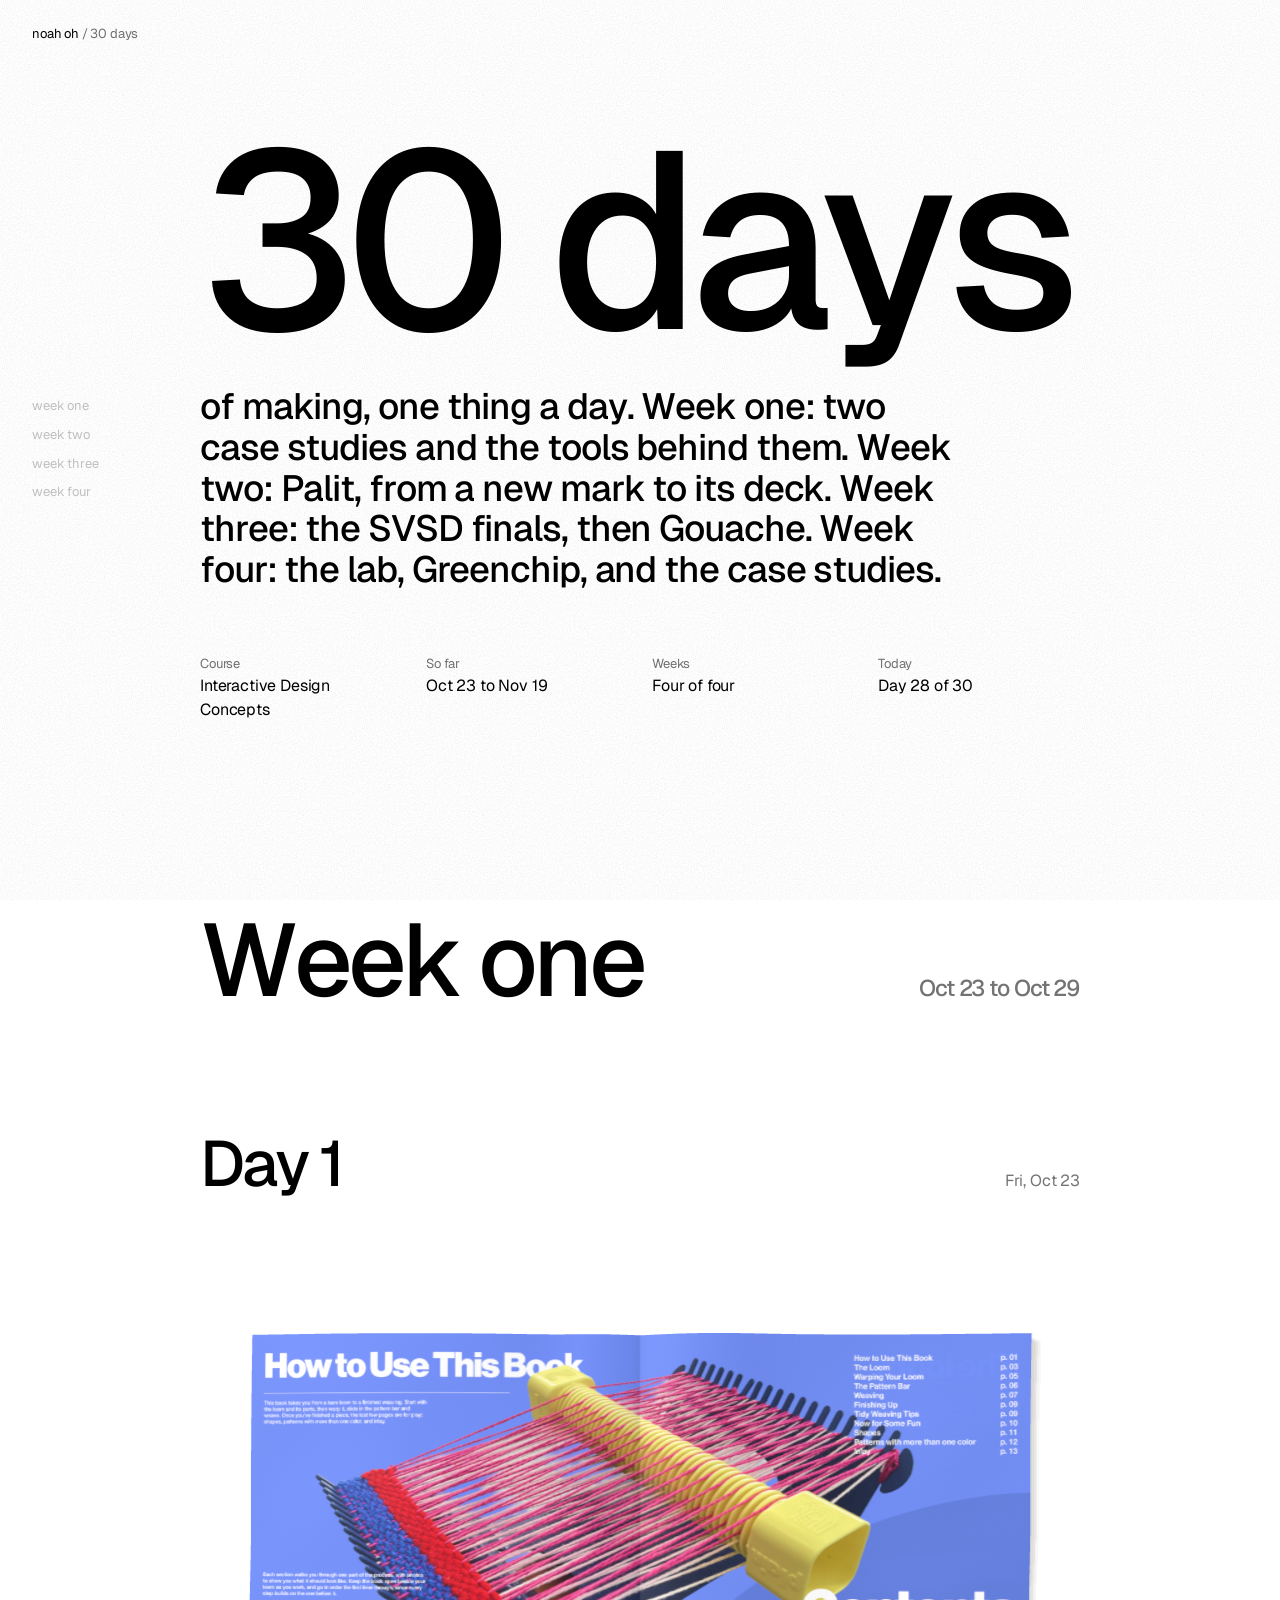
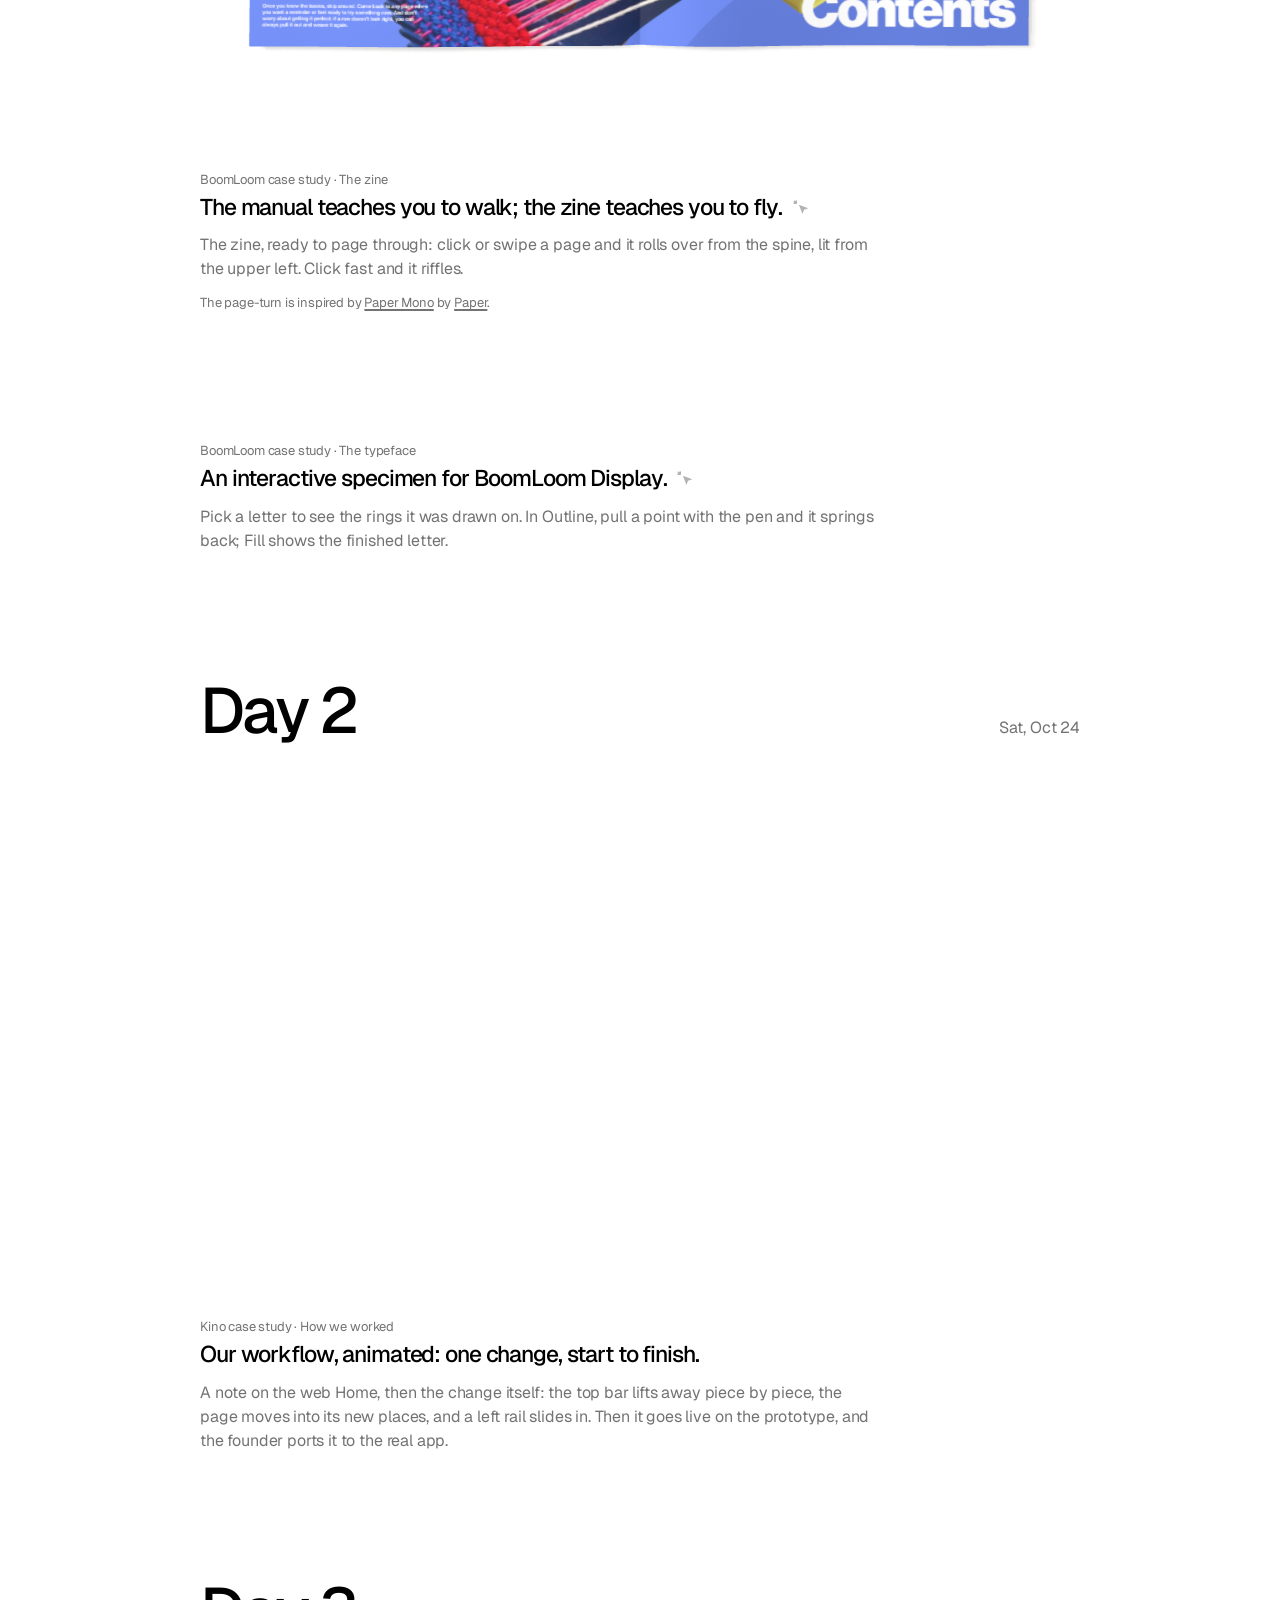
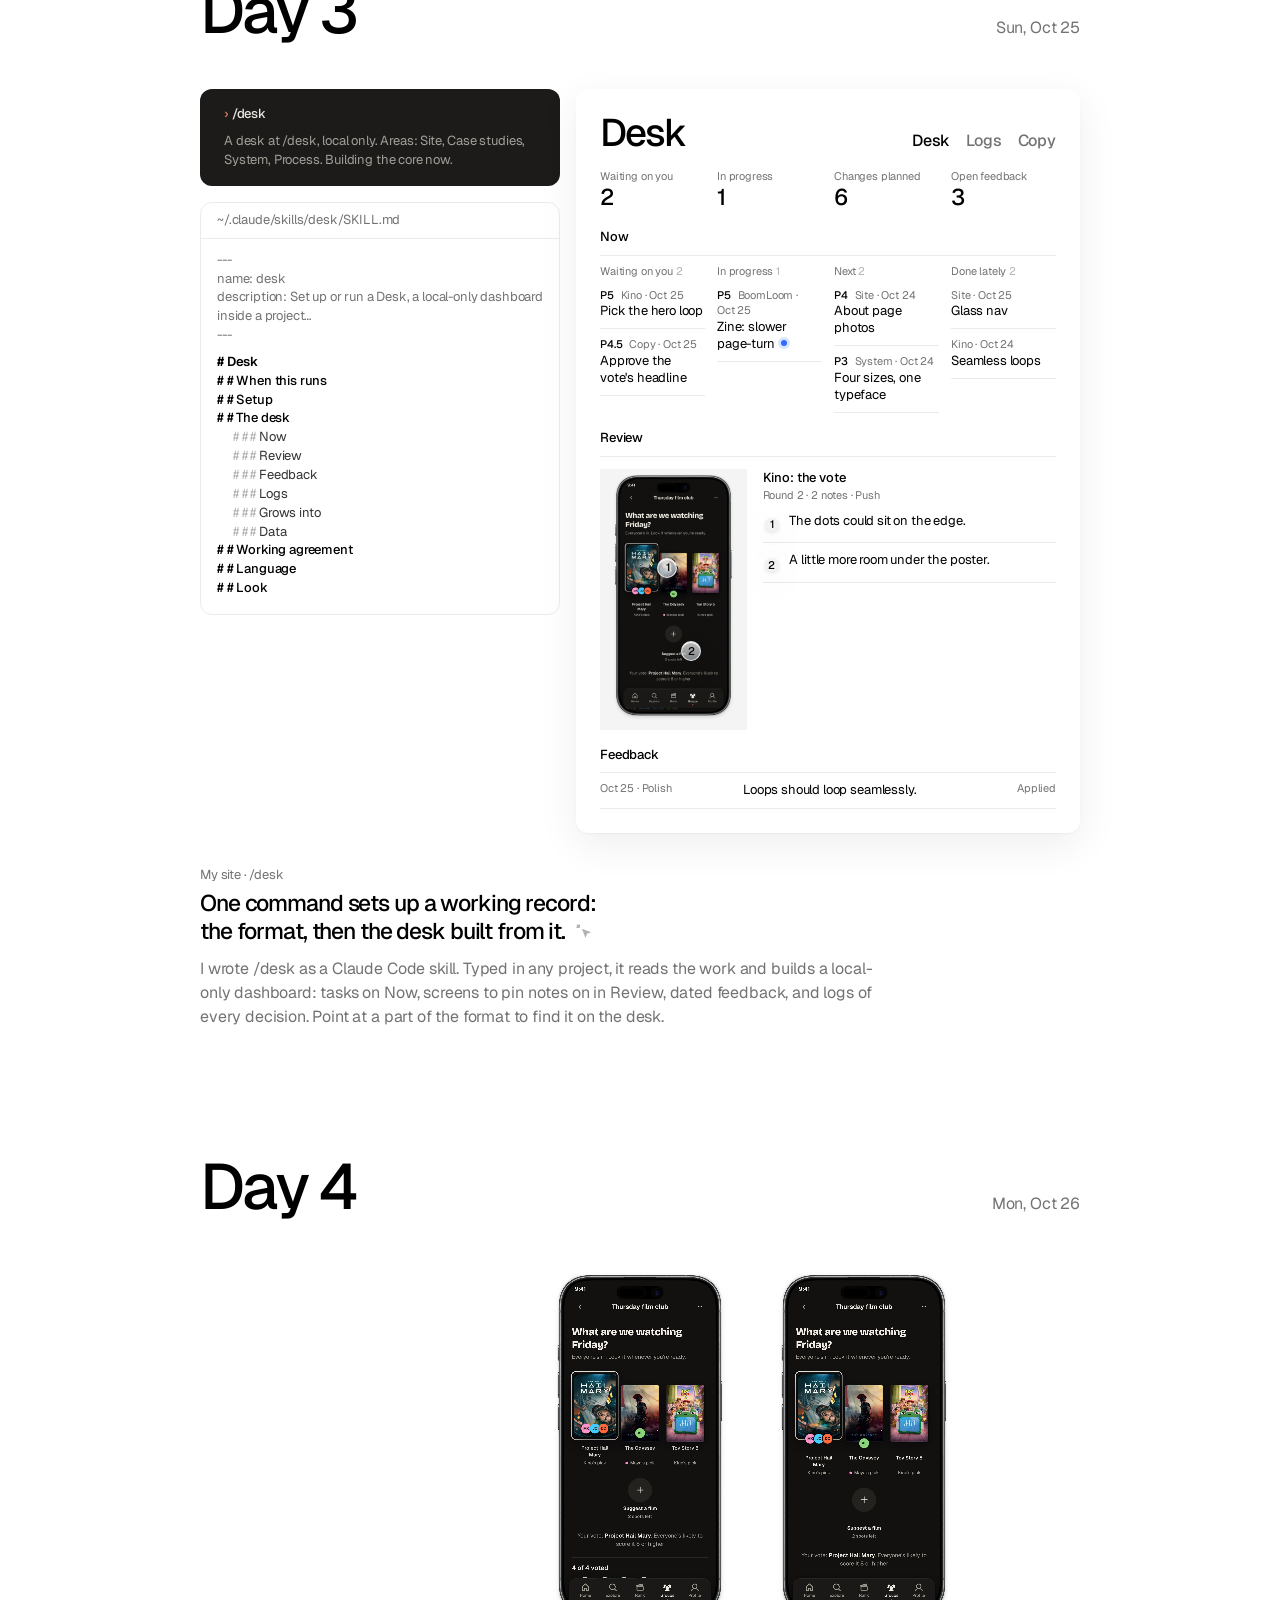
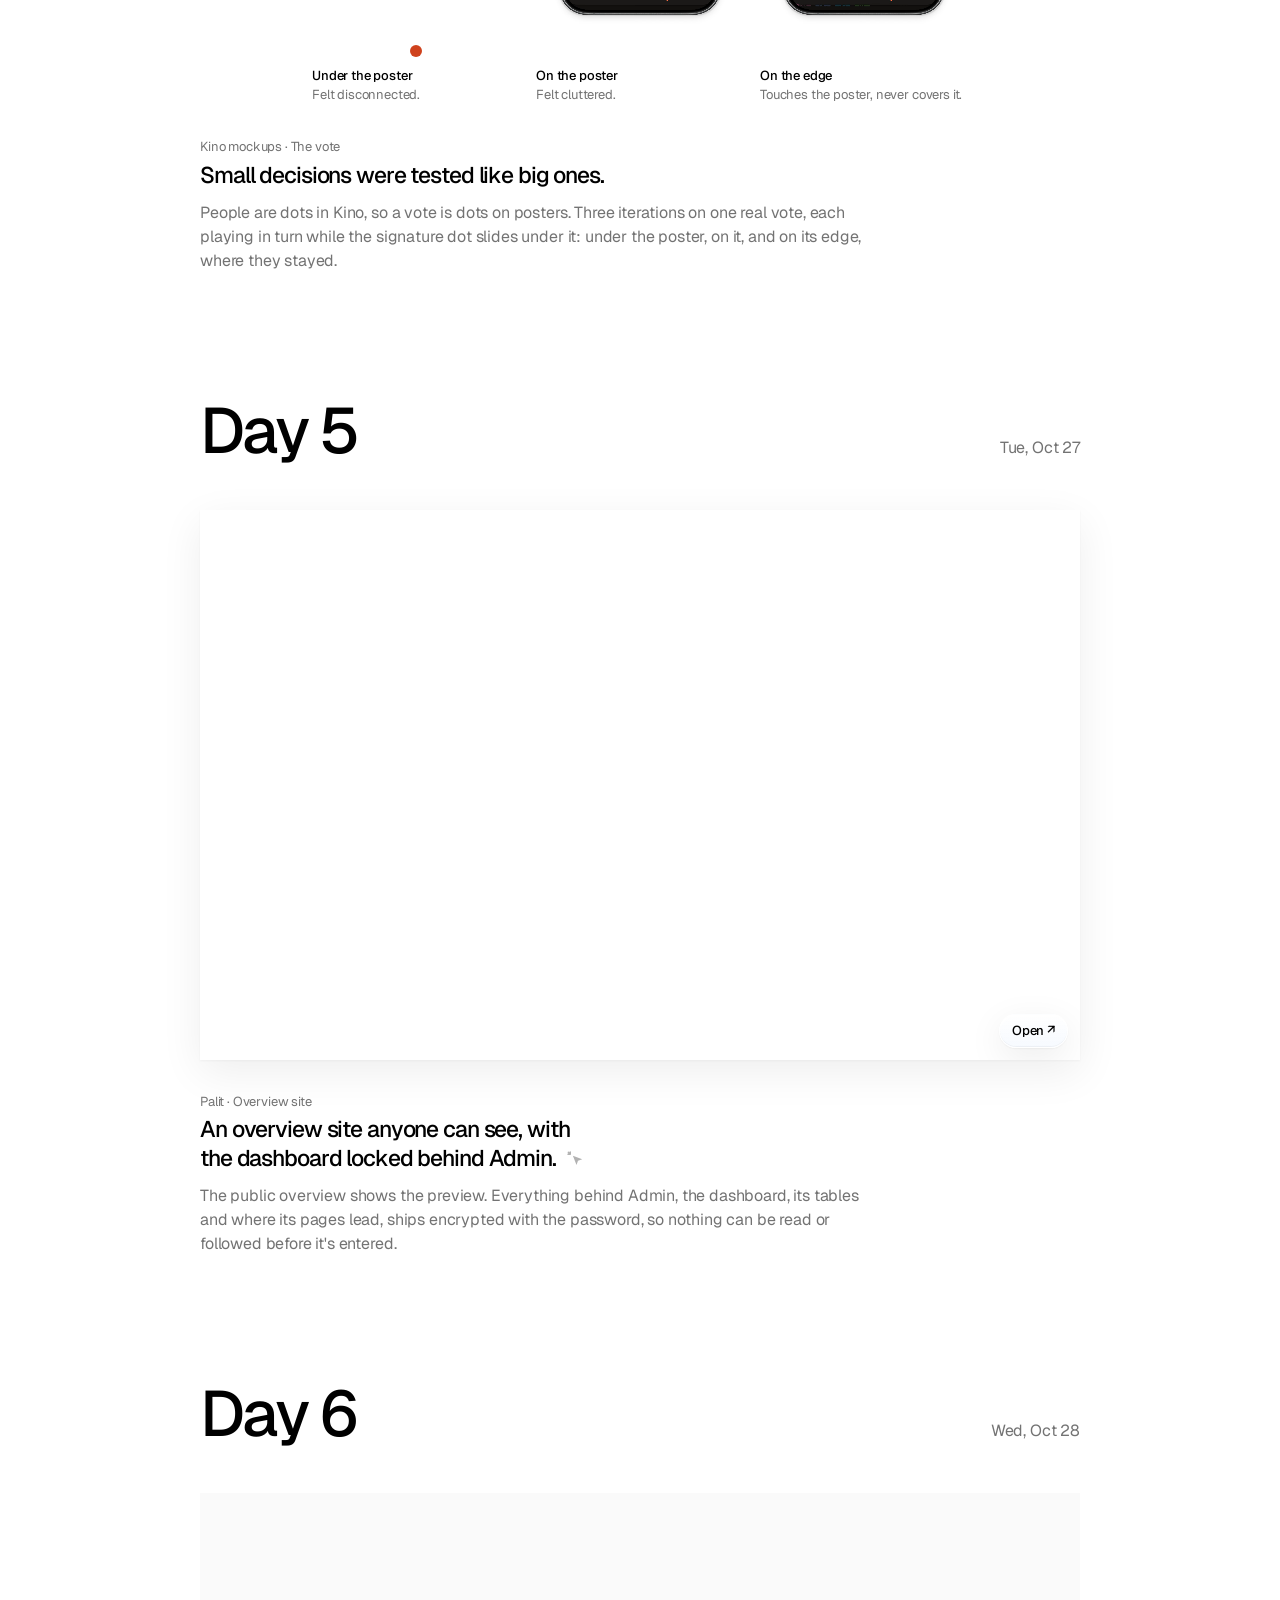
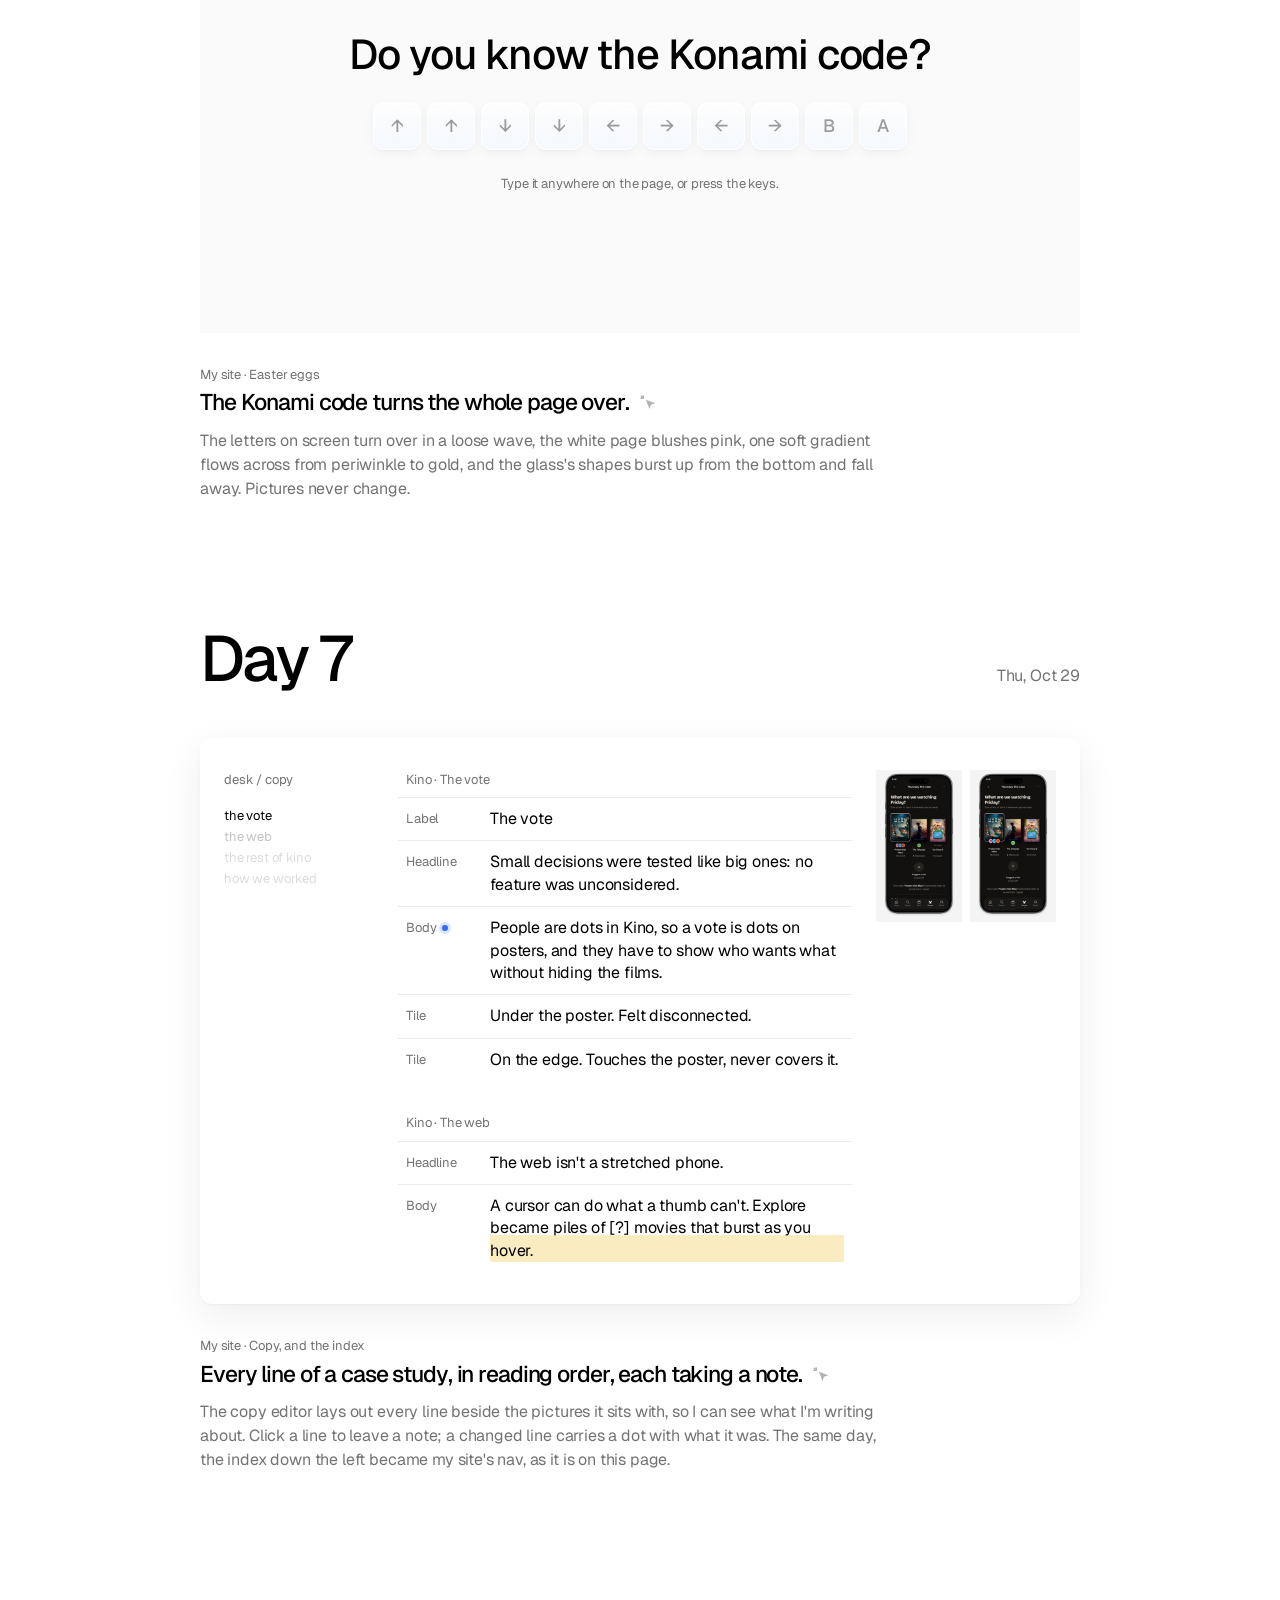
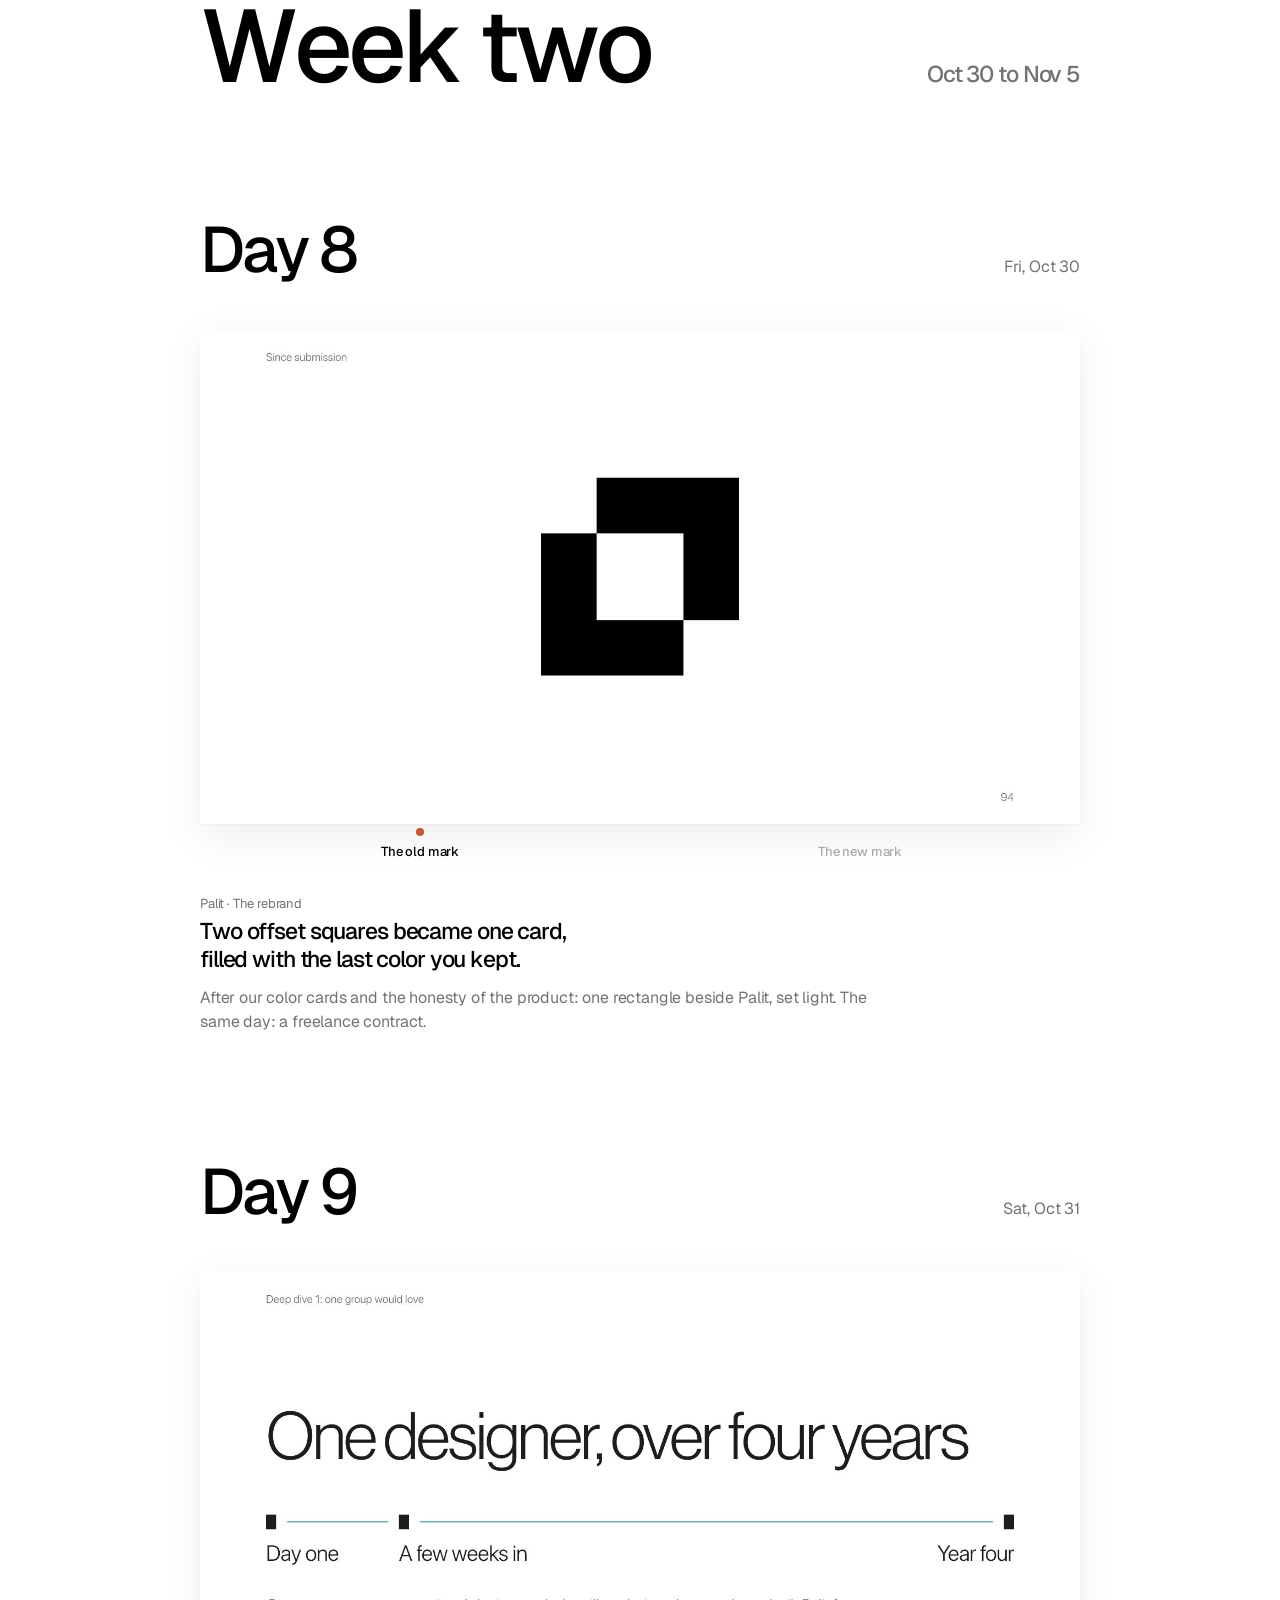
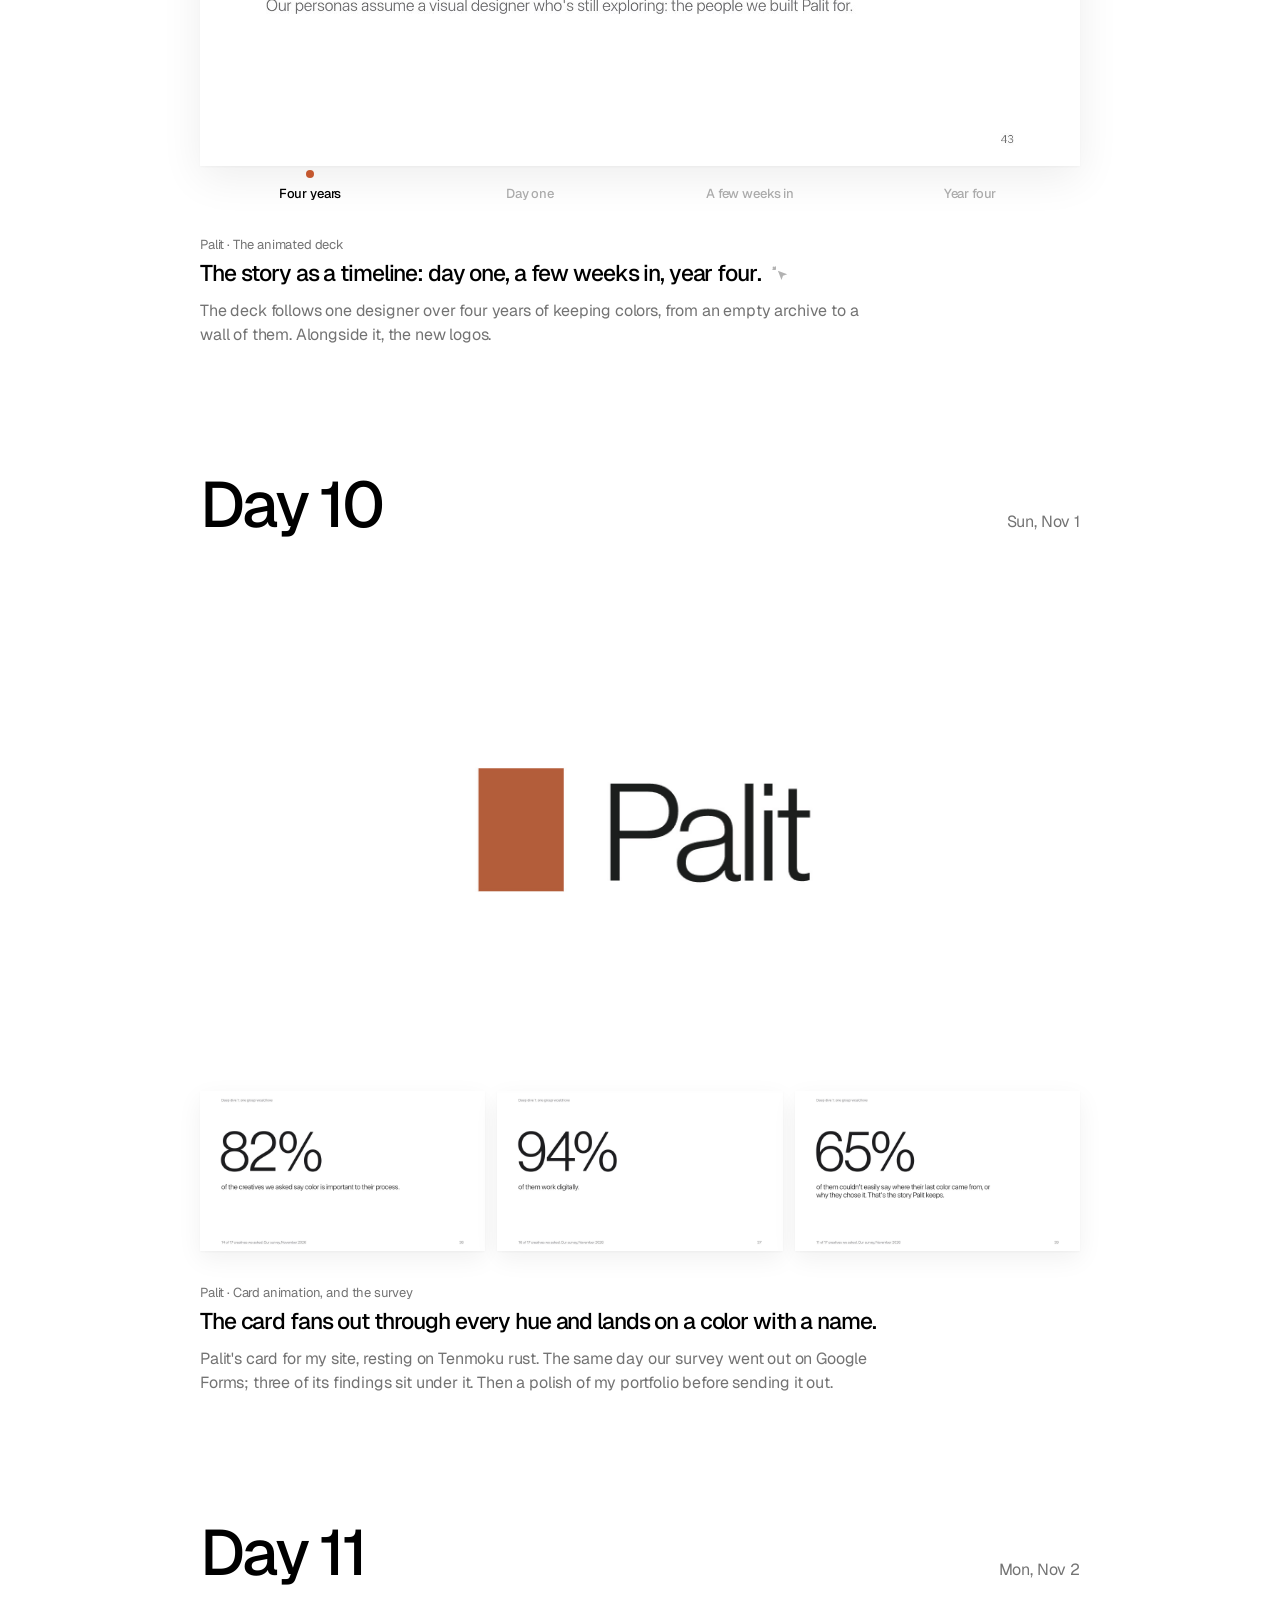
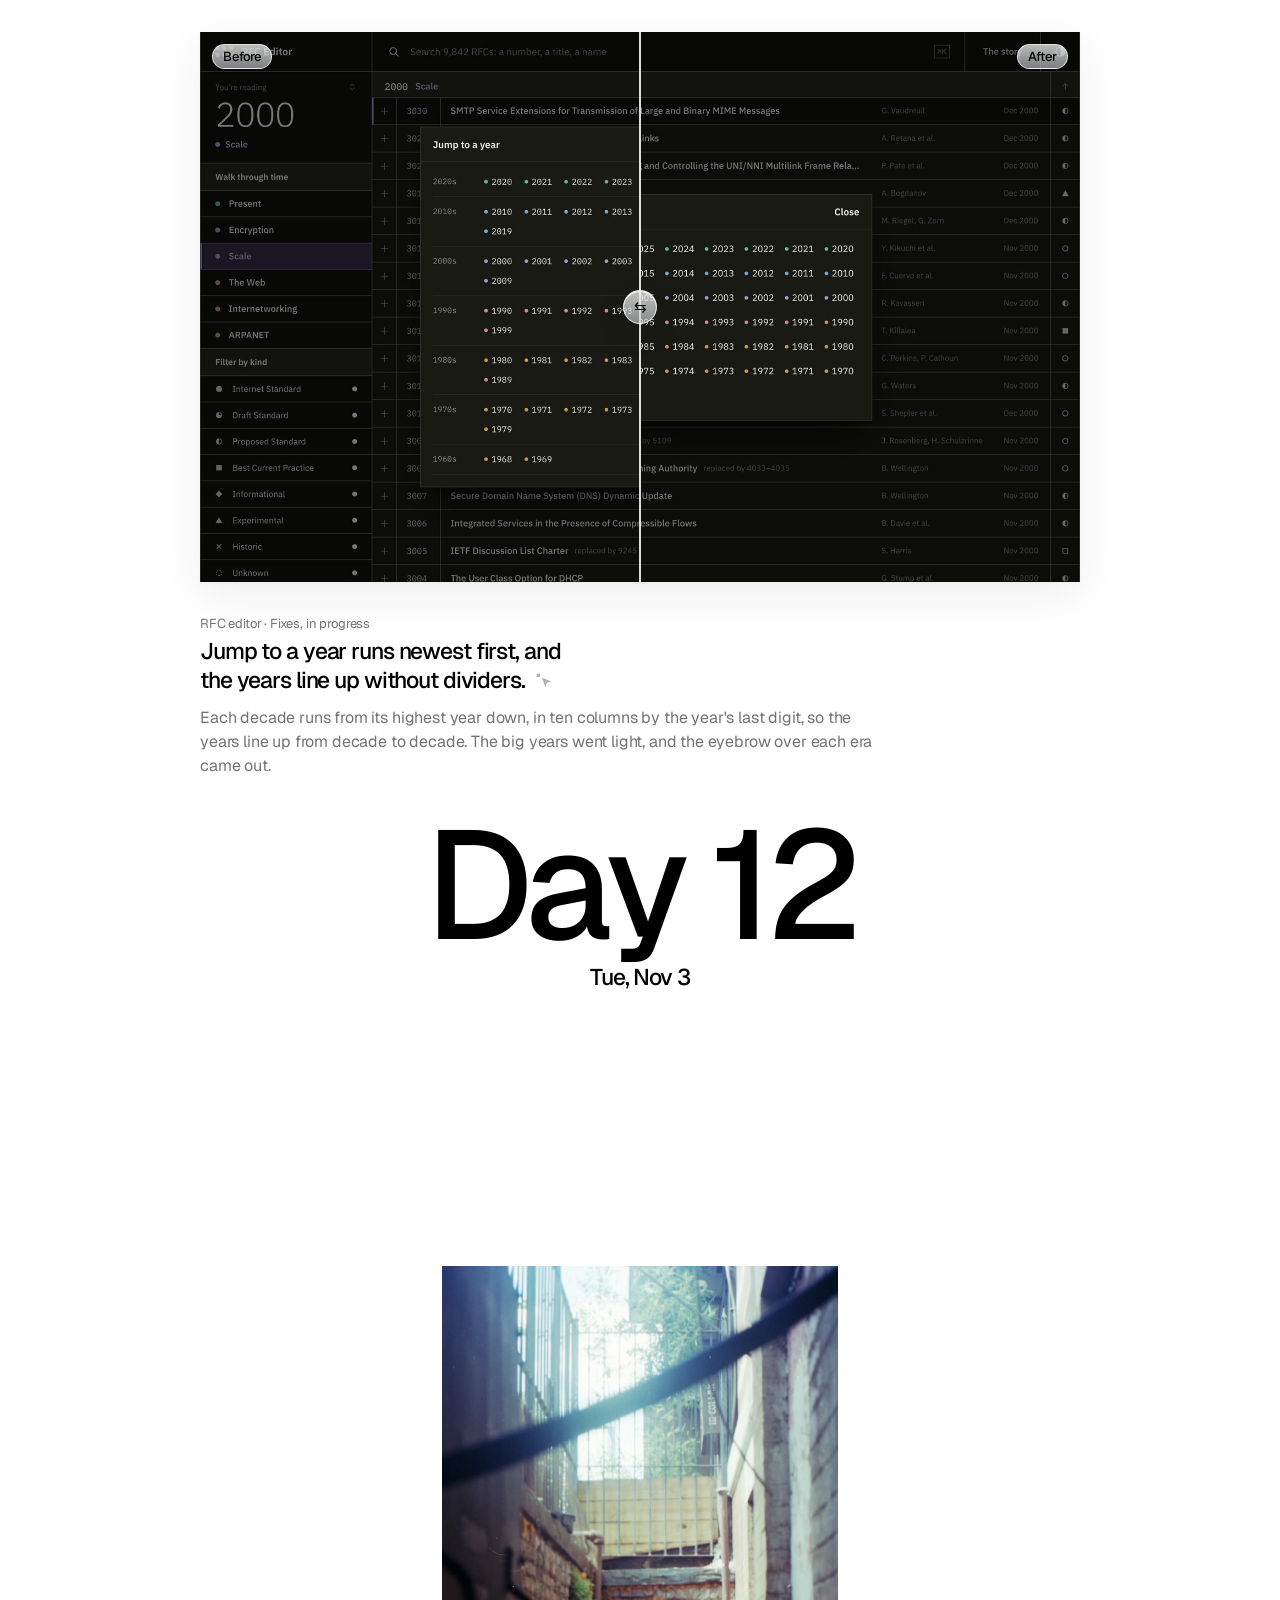
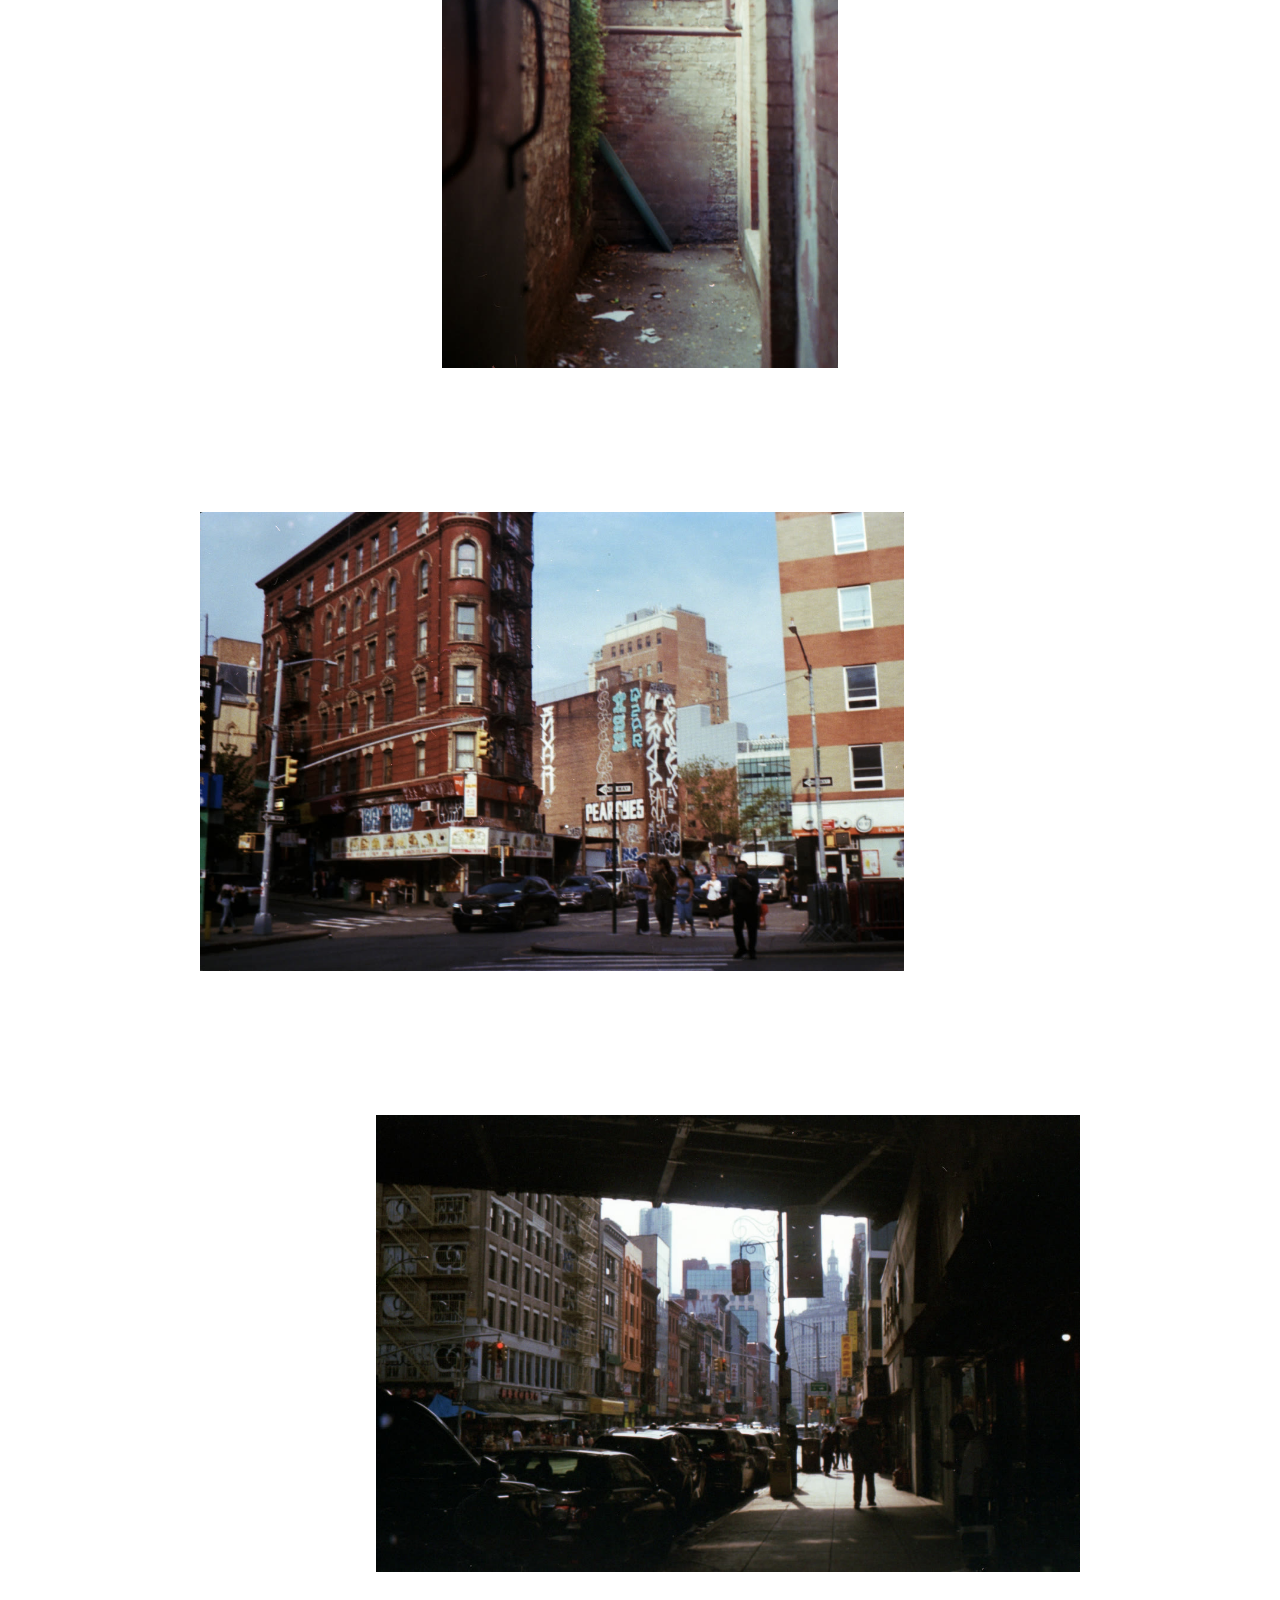
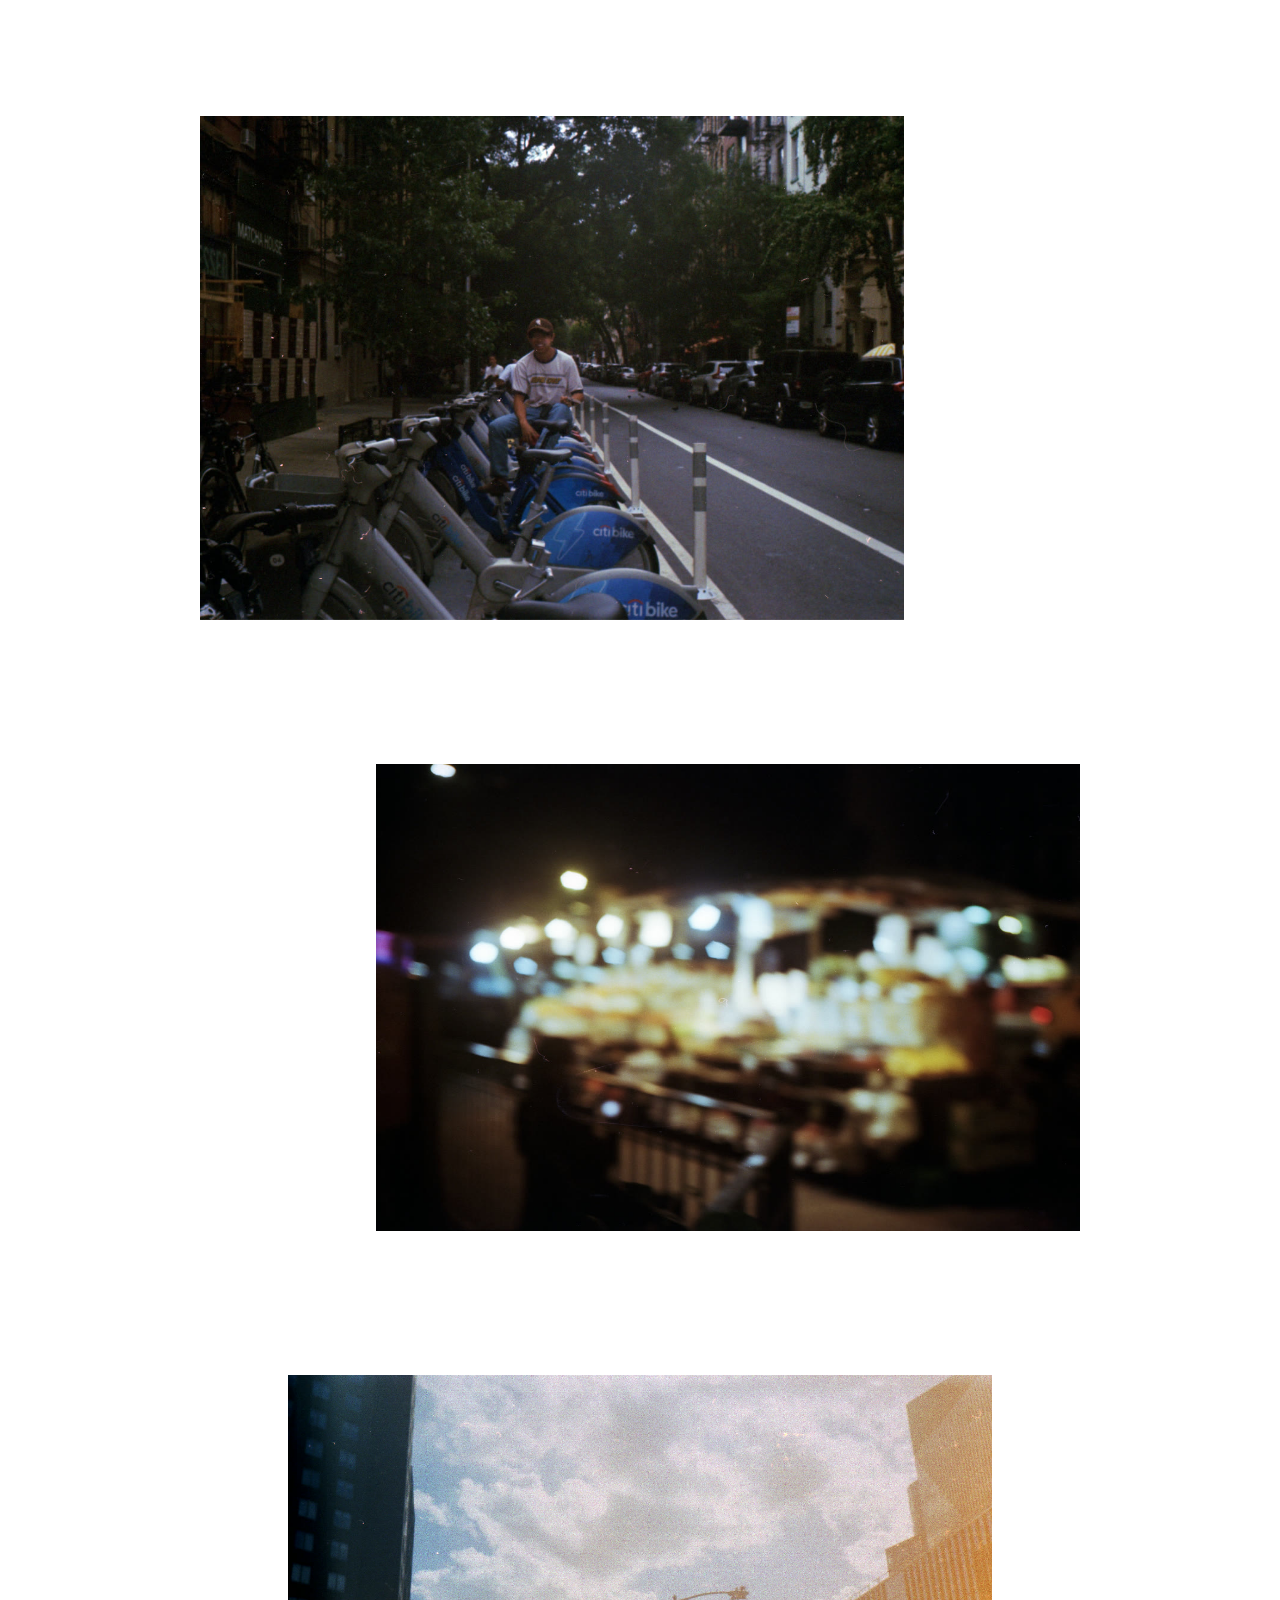
<file: index.html>
<!doctype html>
<html lang="en">
<head>
<meta charset="utf-8">
<meta name="viewport" content="width=device-width, initial-scale=1">
<title>30 days | Noah Oh</title>
<meta name="description" content="Thirty days of making, one thing a day, for Interactive Design Concepts. Shown in the language of noaoh.com.">
<meta name="theme-color" content="#ffffff">
<link rel="icon" href="data:image/svg+xml,%3Csvg xmlns='http://www.w3.org/2000/svg' viewBox='0 0 32 32'%3E%3Ccircle cx='16' cy='9' r='7' fill='%235b77e8'/%3E%3Ccircle cx='8.5' cy='22' r='7' fill='%23e8604f'/%3E%3Ccircle cx='23.5' cy='22' r='7' fill='%23f2c94c'/%3E%3C/svg%3E">
<link rel="preconnect" href="https://fonts.googleapis.com">
<link rel="preconnect" href="https://fonts.gstatic.com" crossorigin>
<link rel="stylesheet" href="https://fonts.googleapis.com/css2?family=Geist:wght@400;500;600&display=swap">
<link rel="stylesheet" href="styles.css?v=a6d07b98">
<script>document.documentElement.classList.add("js");setTimeout(function(){var r=document.documentElement;if(!("ready" in r.dataset))r.classList.remove("js")},4000)</script>
<script type="importmap">{ "imports": { "three": "./vendor/three.module.js", "opentype.js": "./vendor/opentype.module.js" } }</script>
<script type="module" src="main.js?v=93b68d4b"></script>
</head>
<body>

<!-- The site's loader: the glass's three circles pop in, fade in the same order, then the page is there -->
<div class="loader" aria-hidden="true"><span></span><span></span><span></span></div>

<a class="skip-link" href="#main">Skip to content</a>

<!-- Under 1100px: the frosted bar that hangs from the top -->
<header class="nav" data-nav>
  <div class="nav-inner">
    <a class="nav-name" href="#top" data-flip data-link>30 days</a>
    <p class="nav-at" aria-live="off"><span data-nav-at>week one</span></p>
  </div>
</header>

<!-- 1100px and up: the index down the left -->
<div class="rail">
  <p class="crumb"><a href="#top" data-flip data-link>noah oh</a><span class="here"> / 30 days</span></p>
  <nav class="side" aria-label="Index">
    <ul class="pages">
      <li data-week="week-one">
        <a href="#week-one" data-flip data-link>week one</a>
        <ul class="days drop" style="--rows: 7">
          <li style="--i: 0"><a href="#d1" data-flip data-link>boomloom</a></li>
          <li style="--i: 1"><a href="#d2" data-flip data-link>kino workflow</a></li>
          <li style="--i: 2"><a href="#d3" data-flip data-link>the desk</a></li>
          <li style="--i: 3"><a href="#d4" data-flip data-link>kino vote</a></li>
          <li style="--i: 4"><a href="#d5" data-flip data-link>palit</a></li>
          <li style="--i: 5"><a href="#d6" data-flip data-link>konami code</a></li>
          <li style="--i: 6"><a href="#d7" data-flip data-link>copy editor</a></li>
        </ul>
      </li>
      <li data-week="week-two">
        <a href="#week-two" data-flip data-link>week two</a>
        <ul class="days drop" style="--rows: 7">
          <li style="--i: 0"><a href="#d8" data-flip data-link>palit rebrand</a></li>
          <li style="--i: 1"><a href="#d9" data-flip data-link>the timeline</a></li>
          <li style="--i: 2"><a href="#d10" data-flip data-link>card animation</a></li>
          <li style="--i: 3"><a href="#d11" data-flip data-link>rfc editor</a></li>
          <li style="--i: 4"><a href="#d12" data-flip data-link>film</a></li>
          <li style="--i: 5"><a href="#d13" data-flip data-link>competitors</a></li>
          <li style="--i: 6"><a href="#d14" data-flip data-link>the deck</a></li>
        </ul>
      </li>
      <li data-week="week-three">
        <a href="#week-three" data-flip data-link>week three</a>
        <ul class="days drop" style="--rows: 7">
          <li style="--i: 0"><a href="#d15" data-flip data-link>the finalists</a></li>
          <li style="--i: 1"><a href="#d16" data-flip data-link>the presentation</a></li>
          <li style="--i: 2"><a href="#d17" data-flip data-link>game show</a></li>
          <li style="--i: 3"><a href="#d18" data-flip data-link>kaya and gouache</a></li>
          <li style="--i: 4"><a href="#d19" data-flip data-link>gouache features</a></li>
          <li style="--i: 5"><a href="#d20" data-flip data-link>the sidebar</a></li>
          <li style="--i: 6"><a href="#d21" data-flip data-link>the dashboard</a></li>
        </ul>
      </li>
      <li data-week="week-four">
        <a href="#week-four" data-flip data-link>week four</a>
        <ul class="days drop" style="--rows: 7">
          <li style="--i: 0"><a href="#d22" data-flip data-link>greenchip</a></li>
          <li style="--i: 1"><a href="#d23" data-flip data-link>flipbook scroll</a></li>
          <li style="--i: 2"><a href="#d24" data-flip data-link>palit reviews</a></li>
          <li style="--i: 3"><a href="#d25" data-flip data-link>unmute</a></li>
          <li style="--i: 4"><a href="#d26" data-flip data-link>the module</a></li>
          <li style="--i: 5"><a href="#d27" data-flip data-link>selected work</a></li>
          <li style="--i: 6"><a href="#d28" data-flip data-link>gouache research</a></li>
        </ul>
      </li>
    </ul>
  </nav>
</div>

<main id="main">

  <section class="lander" id="top">
    <h1 class="name" data-flip data-link data-exact data-fit>30 days</h1>
    <p class="sentence" data-flip data-link>of making, one thing a day. Week one: two case studies and the tools behind them. Week two: Palit, from a new mark to its deck. Week three: the SVSD finals, then Gouache. Week four: the lab, Greenchip, and the case studies.</p>
    <dl class="facts">
      <div><dt>Course</dt><dd>Interactive Design Concepts</dd></div>
      <div><dt>So far</dt><dd>Oct 23 to Nov 19</dd></div>
      <div><dt>Weeks</dt><dd>Four of four</dd></div>
      <div><dt>Today</dt><dd>Day 28 of 30</dd></div>
    </dl>
  </section>

  <header class="week-head" id="week-one" data-reveal>
    <h2 class="week-n" data-flip>Week one</h2>
    <p class="week-dates">Oct 23 to Oct 29</p>
  </header>

  <!-- Day 1 -->
  <section class="day" id="d1" data-day="d1, boomloom">
    <header class="day-head" data-reveal>
      <h2 class="day-n" data-flip>Day 1</h2>
      <p class="day-date">Fri, Oct 23</p>
    </header>

    <div class="piece" data-reveal>
      <div class="zine"><div class="zine-stage" data-zine></div></div>
    </div>
    <div class="words" data-reveal>
      <p class="label">BoomLoom case study · The zine</p>
      <h3 class="headline"><span data-flip>The manual teaches you to walk; the zine teaches you to fly.</span><span class="mark" data-mark="Click a page, swipe, or press the arrow keys to turn it."></span></h3>
      <p class="body">The zine, ready to page through: click or swipe a page and it rolls over from the spine, lit from the upper left. Click fast and it riffles.</p>
      <p class="credit">The page-turn is inspired by <a href="https://paper.design/mono">Paper Mono</a> by <a href="https://paper.design">Paper</a>.</p>
    </div>

    <div class="piece piece-glyphs" data-reveal>
      <div class="glyphs" data-glyphs></div>
    </div>
    <div class="words" data-reveal>
      <p class="label">BoomLoom case study · The typeface</p>
      <h3 class="headline"><span data-flip>An interactive specimen for BoomLoom Display.</span><span class="mark" data-mark="Pick a letter. In Outline, pull a point with the pen and let go; Fill shows the finished letter."></span></h3>
      <p class="body">Pick a letter to see the rings it was drawn on. In Outline, pull a point with the pen and it springs back; Fill shows the finished letter.</p>
    </div>
  </section>

  <!-- Day 2 -->
  <section class="day" id="d2" data-day="d2, kino workflow">
    <header class="day-head" data-reveal>
      <h2 class="day-n" data-flip>Day 2</h2>
      <p class="day-date">Sat, Oct 24</p>
    </header>
    <div class="piece" data-reveal>
      <figure class="loop loop-wide" data-loop data-once-row>
        <video muted loop playsinline preload="none" poster="assets/kino/one-change-r6-poster.webp"
          data-mov="assets/kino/one-change-r6.mov" data-webm="assets/kino/one-change-r6.webm" data-mp4="assets/kino/one-change-r6-preview.mp4"
          aria-label="One change, start to finish: the web Home's top bar lifts away piece by piece, the page's pieces move into place, a left rail slides in, then it goes live"></video>
      </figure>
    </div>
    <div class="words" data-reveal>
      <p class="label">Kino case study · How we worked</p>
      <h3 class="headline"><span data-flip>Our workflow, animated: one change, start to finish.</span></h3>
      <p class="body">A note on the web Home, then the change itself: the top bar lifts away piece by piece, the page moves into its new places, and a left rail slides in. Then it goes live on the prototype, and the founder ports it to the real app.</p>
    </div>
  </section>

  <!-- Day 3 -->
  <section class="day" id="d3" data-day="d3, the desk">
    <header class="day-head" data-reveal>
      <h2 class="day-n" data-flip>Day 3</h2>
      <p class="day-date">Sun, Oct 25</p>
    </header>
    <div class="piece" data-reveal>
      <div class="desk-piece" data-desk-piece>
        <!-- The command and its format -->
        <div class="skill">
          <div class="term">
            <p class="term-line"><span class="term-caret">›</span> /desk</p>
            <p class="term-reply">A desk at /desk, local only. Areas: Site, Case studies, System, Process. Building the core now.</p>
          </div>
          <div class="file">
            <p class="file-path">~/.claude/skills/desk/SKILL.md</p>
            <div class="file-body">
              <p class="fm">---<br>name: desk<br>description: Set up or run a Desk, a local-only dashboard inside a project…<br>---</p>
              <p class="h1"># Desk</p>
              <p class="h2"># # When this runs</p>
              <p class="h2"># # Setup</p>
              <p class="h2"># # The desk</p>
              <p class="h3" data-part="now"><span># # #</span> Now</p>
              <p class="h3" data-part="review"><span># # #</span> Review</p>
              <p class="h3" data-part="feedback"><span># # #</span> Feedback</p>
              <p class="h3" data-part="logs"><span># # #</span> Logs</p>
              <p class="h3" data-part="grows"><span># # #</span> Grows into</p>
              <p class="h3" data-part="data"><span># # #</span> Data</p>
              <p class="h2"># # Working agreement</p>
              <p class="h2"># # Language</p>
              <p class="h2" data-part="look"># # Look</p>
            </div>
          </div>
        </div>

        <!-- The desk it built -->
        <div class="desk" aria-label="The desk built from the format">
          <div class="desk-head">
            <p class="desk-title">Desk</p>
            <p class="desk-pages"><span aria-current="page">Desk</span><span data-zone="logs">Logs</span><span data-zone="grows">Copy</span></p>
          </div>
          <dl class="desk-slate" data-zone="data">
            <div><dt>Waiting on you</dt><dd>2</dd></div>
            <div><dt>In progress</dt><dd>1</dd></div>
            <div><dt>Changes planned</dt><dd>6</dd></div>
            <div><dt>Open feedback</dt><dd>3</dd></div>
          </dl>
          <div class="desk-block" data-zone="now">
            <p class="desk-h">Now</p>
            <div class="board">
              <div class="col"><p class="col-t">Waiting on you <span>2</span></p>
                <div class="card"><p class="meta"><b>P5</b> Kino · Oct 25</p><p class="t">Pick the hero loop</p></div>
                <div class="card"><p class="meta"><b>P4.5</b> Copy · Oct 25</p><p class="t">Approve the vote's headline</p></div>
              </div>
              <div class="col"><p class="col-t">In progress <span>1</span></p>
                <div class="card"><p class="meta"><b>P5</b> BoomLoom · Oct 25</p><p class="t">Zine: slower page-turn <i class="new" title="New since you last looked"></i></p></div>
              </div>
              <div class="col"><p class="col-t">Next <span>2</span></p>
                <div class="card"><p class="meta"><b>P4</b> Site · Oct 24</p><p class="t">About page photos</p></div>
                <div class="card"><p class="meta"><b>P3</b> System · Oct 24</p><p class="t">Four sizes, one typeface</p></div>
              </div>
              <div class="col"><p class="col-t">Done lately <span>2</span></p>
                <div class="card"><p class="meta">Site · Oct 25</p><p class="t">Glass nav</p></div>
                <div class="card"><p class="meta">Kino · Oct 24</p><p class="t">Seamless loops</p></div>
              </div>
            </div>
          </div>
          <div class="desk-block" data-zone="review">
            <p class="desk-h">Review</p>
            <div class="review">
              <div class="shot">
                <img src="assets/kino/vote-tile-03-edge-poster.webp" alt="" loading="lazy">
                <span class="pin" style="left: 46%; top: 38%">1</span>
                <span class="pin" style="left: 62%; top: 70%">2</span>
              </div>
              <div class="review-words">
                <p class="t">Kino: the vote</p>
                <p class="meta">Round 2 · 2 notes · Push</p>
                <p class="note"><span class="pin pin-s">1</span> The dots could sit on the edge.</p>
                <p class="note"><span class="pin pin-s">2</span> A little more room under the poster.</p>
              </div>
            </div>
          </div>
          <div class="desk-block" data-zone="feedback">
            <p class="desk-h">Feedback</p>
            <p class="row"><span class="meta">Oct 25 · Polish</span><span>Loops should loop seamlessly.</span><span class="meta">Applied</span></p>
          </div>
        </div>
      </div>
    </div>
    <div class="words" data-reveal>
      <p class="label">My site · /desk</p>
      <h3 class="headline"><span data-flip>One command sets up a working record: the format, then the desk built from it.</span><span class="mark" data-mark="Point at a part of the format to find it on the desk."></span></h3>
      <p class="body">I wrote /desk as a Claude Code skill. Typed in any project, it reads the work and builds a local-only dashboard: tasks on Now, screens to pin notes on in Review, dated feedback, and logs of every decision. Point at a part of the format to find it on the desk.</p>
    </div>
  </section>

  <!-- Day 4 -->
  <section class="day" id="d4" data-day="d4, kino vote">
    <header class="day-head" data-reveal>
      <h2 class="day-n" data-flip>Day 4</h2>
      <p class="day-date">Mon, Oct 26</p>
    </header>
    <div class="piece" data-reveal>
      <ul class="steps" data-row style="--count: 3" data-turns="0.7,3.7;3.7,6.7;6.7,9.7">
        <li class="step">
          <figure class="loop loop-tall"><video muted loop playsinline preload="none" poster="assets/kino/vote-tile-01-under-poster.webp"
            data-mov="assets/kino/vote-tile-01-under.mov" data-webm="assets/kino/vote-tile-01-under.webm" data-mp4="assets/kino/vote-tile-01-under-preview.mp4"
            aria-label="A vote on an iPhone, voters' dots under each poster"></video></figure>
          <p class="step-t">Under the poster</p><p class="step-b">Felt disconnected.</p>
        </li>
        <li class="step">
          <figure class="loop loop-tall"><video muted loop playsinline preload="none" poster="assets/kino/vote-tile-02-on-poster.webp"
            data-mov="assets/kino/vote-tile-02-on.mov" data-webm="assets/kino/vote-tile-02-on.webm" data-mp4="assets/kino/vote-tile-02-on-preview.mp4"
            aria-label="The same vote with voters' dots on each poster, over the art"></video></figure>
          <p class="step-t">On the poster</p><p class="step-b">Felt cluttered.</p>
        </li>
        <li class="step">
          <figure class="loop loop-tall"><video muted loop playsinline preload="none" poster="assets/kino/vote-tile-03-edge-poster.webp"
            data-mov="assets/kino/vote-tile-03-edge.mov" data-webm="assets/kino/vote-tile-03-edge.webm" data-mp4="assets/kino/vote-tile-03-edge-preview.mp4"
            aria-label="The same vote with voters' dots on each poster's bottom edge"></video></figure>
          <p class="step-t">On the edge</p><p class="step-b">Touches the poster, never covers it.</p>
        </li>
        <li class="turn-dot" aria-hidden="true"></li>
      </ul>
    </div>
    <div class="words" data-reveal>
      <p class="label">Kino mockups · The vote</p>
      <h3 class="headline"><span data-flip>Small decisions were tested like big ones.</span></h3>
      <p class="body">People are dots in Kino, so a vote is dots on posters. Three iterations on one real vote, each playing in turn while the signature dot slides under it: under the poster, on it, and on its edge, where they stayed.</p>
    </div>
  </section>

  <!-- Day 5 -->
  <section class="day" id="d5" data-day="d5, palit">
    <header class="day-head" data-reveal>
      <h2 class="day-n" data-flip>Day 5</h2>
      <p class="day-date">Tue, Oct 27</p>
    </header>
    <div class="piece" data-reveal>
      <div class="frame" data-frame data-w="1440" data-h="900">
        <div class="frame-inner">
          <iframe src="https://noahohstudio.github.io/Palit/" title="The Palit overview site, live" loading="lazy"></iframe>
        </div>
        <a class="frame-open" href="https://noahohstudio.github.io/Palit/" target="_blank" rel="noopener">Open ↗</a>
      </div>
    </div>
    <div class="words" data-reveal>
      <p class="label">Palit · Overview site</p>
      <h3 class="headline"><span data-flip>An overview site anyone can see, with the dashboard locked behind Admin.</span><span class="mark" data-mark="The live site, framed. Scroll it, or try Admin."></span></h3>
      <p class="body">The public overview shows the preview. Everything behind Admin, the dashboard, its tables and where its pages lead, ships encrypted with the password, so nothing can be read or followed before it's entered.</p>
    </div>
  </section>

  <!-- Day 6 -->
  <section class="day" id="d6" data-day="d6, konami code">
    <header class="day-head" data-reveal>
      <h2 class="day-n" data-flip>Day 6</h2>
      <p class="day-date">Wed, Oct 28</p>
    </header>
    <div class="piece" data-reveal>
      <div class="konami" data-hint>
        <p class="konami-ask" data-flip>Do you know the Konami code?</p>
        <div class="konami-keys" role="group" aria-label="The Konami code; press the keys in order">
          <button type="button" data-key="arrowup" aria-label="Up">↑</button>
          <button type="button" data-key="arrowup" aria-label="Up">↑</button>
          <button type="button" data-key="arrowdown" aria-label="Down">↓</button>
          <button type="button" data-key="arrowdown" aria-label="Down">↓</button>
          <button type="button" data-key="arrowleft" aria-label="Left">←</button>
          <button type="button" data-key="arrowright" aria-label="Right">→</button>
          <button type="button" data-key="arrowleft" aria-label="Left">←</button>
          <button type="button" data-key="arrowright" aria-label="Right">→</button>
          <button type="button" data-key="b">B</button>
          <button type="button" data-key="a">A</button>
        </div>
        <p class="konami-how">Type it anywhere on the page, or press the keys.</p>
      </div>
    </div>
    <div class="words" data-reveal>
      <p class="label">My site · Easter eggs</p>
      <h3 class="headline"><span data-flip>The Konami code turns the whole page over.</span><span class="mark" data-mark="Type up, up, down, down, left, right, left, right, B, A."></span></h3>
      <p class="body">The letters on screen turn over in a loose wave, the white page blushes pink, one soft gradient flows across from periwinkle to gold, and the glass's shapes burst up from the bottom and fall away. Pictures never change.</p>
    </div>
  </section>

  <!-- Day 7 -->
  <section class="day" id="d7" data-day="d7, copy editor">
    <header class="day-head" data-reveal>
      <h2 class="day-n" data-flip>Day 7</h2>
      <p class="day-date">Thu, Oct 29</p>
    </header>
    <div class="piece" data-reveal>
      <div class="copy" data-copy>
        <nav class="copy-index" aria-label="Copy index">
          <p class="copy-crumb">desk / copy</p>
          <ul>
            <li data-at><a href="#copy-vote">the vote</a></li>
            <li><a href="#copy-web">the web</a></li>
            <li data-soon><span>the rest of kino</span></li>
            <li data-soon><span>how we worked</span></li>
          </ul>
        </nav>
        <div class="copy-lines">
          <div class="copy-part" id="copy-vote">
            <p class="copy-part-t">Kino · The vote</p>
            <div class="line" tabindex="0"><span class="role">Label</span><span class="text">The vote</span></div>
            <div class="line" tabindex="0"><span class="role">Headline</span><span class="text">Small decisions were tested like big ones: no feature was unconsidered.</span></div>
            <div class="line" tabindex="0" data-changed="Was: “Every decision was tested.” Shorter, and it names the feature."><span class="role">Body</span><span class="text">People are dots in Kino, so a vote is dots on posters, and they have to show who wants what without hiding the films.</span></div>
            <div class="line" tabindex="0"><span class="role">Tile</span><span class="text">Under the poster. Felt disconnected.</span></div>
            <div class="line" tabindex="0"><span class="role">Tile</span><span class="text">On the edge. Touches the poster, never covers it.</span></div>
          </div>
          <div class="copy-part" id="copy-web">
            <p class="copy-part-t">Kino · The web</p>
            <div class="line" tabindex="0"><span class="role">Headline</span><span class="text">The web isn't a stretched phone.</span></div>
            <div class="line" tabindex="0" data-open><span class="role">Body</span><span class="text">A cursor can do what a thumb can't. Explore became piles of [?] movies that burst as you hover.</span></div>
          </div>
        </div>
        <div class="copy-thumbs" aria-hidden="true">
          <div class="copy-sticky">
            <img src="assets/kino/vote-tile-01-under-poster.webp" alt="" loading="lazy">
            <img src="assets/kino/vote-tile-03-edge-poster.webp" alt="" loading="lazy">
          </div>
        </div>
      </div>
    </div>
    <div class="words" data-reveal>
      <p class="label">My site · Copy, and the index</p>
      <h3 class="headline"><span data-flip>Every line of a case study, in reading order, each taking a note.</span><span class="mark" data-mark="Click a line to leave a note on it. Command or Control and Return saves."></span></h3>
      <p class="body">The copy editor lays out every line beside the pictures it sits with, so I can see what I'm writing about. Click a line to leave a note; a changed line carries a dot with what it was. The same day, the index down the left became my site's nav, as it is on this page.</p>
    </div>
  </section>

  <!-- Week two -->
  <section class="week" id="week-two">
    <header class="week-head" data-reveal>
      <h2 class="week-n" data-flip>Week two</h2>
      <p class="week-dates">Oct 30 to Nov 5</p>
    </header>

    <!-- Day 8 -->
    <section class="day" id="d8" data-day="d8, palit rebrand">
      <header class="day-head" data-reveal>
        <h2 class="day-n" data-flip>Day 8</h2>
        <p class="day-date">Fri, Oct 30</p>
      </header>
      <div class="piece" data-reveal>
        <div class="seq" data-seq data-every="1500">
          <div class="seq-frames">
            <img src="assets/week2/slides/s094.jpg" alt="Palit's old mark: two offset squares, their overlap open" data-label="0" data-hold="2">
            <img src="assets/week2/slides/s095.jpg" alt="Palit's new lockup: one card in orange beside the wordmark" data-label="1">
            <img src="assets/week2/slides/s096.jpg" alt="The same lockup, the card in rust" data-label="1" data-cut>
            <img src="assets/week2/slides/s097.jpg" alt="The same lockup, the card in teal" data-label="1" data-cut>
          </div>
          <ol class="seq-steps"><li>The old mark</li><li>The new mark</li><li class="seq-dot" aria-hidden="true"></li></ol>
        </div>
      </div>
      <div class="words" data-reveal>
        <p class="label">Palit · The rebrand</p>
        <h3 class="headline"><span data-flip>Two offset squares became one card, filled with the last color you kept.</span></h3>
        <p class="body">After our color cards and the honesty of the product: one rectangle beside Palit, set light. The same day: a freelance contract.</p>
      </div>
    </section>

    <!-- Day 9 -->
    <section class="day" id="d9" data-day="d9, the timeline">
      <header class="day-head" data-reveal>
        <h2 class="day-n" data-flip>Day 9</h2>
        <p class="day-date">Sat, Oct 31</p>
      </header>
      <div class="piece" data-reveal>
        <div class="seq" data-seq data-every="1500" style="--fade: 250ms">
          <div class="seq-frames">
            <img src="assets/week2/slides/s043.jpg" alt="Slide: One designer, over four years, on a timeline from day one to year four" data-label="0">
            <img src="assets/week2/slides/s063.jpg" alt="Slide: Day one, an empty archive" data-label="1">
            <img src="assets/week2/slides/s066.jpg" alt="Slide: A few weeks in, the first rows of colors" data-label="2">
            <img src="assets/week2/slides/s069.jpg" alt="Slide: Year four, years of colors" data-label="3">
          </div>
          <ol class="seq-steps"><li>Four years</li><li>Day one</li><li>A few weeks in</li><li>Year four</li><li class="seq-dot" aria-hidden="true"></li></ol>
        </div>
      </div>
      <div class="words" data-reveal>
        <p class="label">Palit · The animated deck</p>
        <h3 class="headline"><span data-flip>The story as a timeline: day one, a few weeks in, year four.</span><span class="mark" data-mark="Click a step to go to it."></span></h3>
        <p class="body">The deck follows one designer over four years of keeping colors, from an empty archive to a wall of them. Alongside it, the new logos.</p>
      </div>
    </section>

    <!-- Day 10 -->
    <section class="day" id="d10" data-day="d10, card animation">
      <header class="day-head" data-reveal>
        <h2 class="day-n" data-flip>Day 10</h2>
        <p class="day-date">Sun, Nov 1</p>
      </header>
      <div class="piece panel-split" data-reveal>
        <figure class="loop loop-wide" data-loop>
          <video muted loop playsinline preload="none" poster="assets/week2/palit/palit-card-r3-poster.jpg"
            data-webm="assets/week2/palit/palit-card-r3.webm" data-mp4="assets/week2/palit/palit-card-r3.mp4"
            aria-label="Palit's wordmark, a rust-colored card beside the name, slides into a fan of colors; the fan spins once through every hue and comes back to Tenmoku rust"></video>
        </figure>
        <div class="stats">
          <img src="assets/week2/slides/s036.jpg" alt="Survey slide: 82%" loading="lazy">
          <img src="assets/week2/slides/s037.jpg" alt="Survey slide: 94%" loading="lazy">
          <img src="assets/week2/slides/s039.jpg" alt="Survey slide: 65%" loading="lazy">
        </div>
      </div>
      <div class="words" data-reveal>
        <p class="label">Palit · Card animation, and the survey</p>
        <h3 class="headline"><span data-flip>The card fans out through every hue and lands on a color with a name.</span></h3>
        <p class="body">Palit's card for my site, resting on Tenmoku rust. The same day our survey went out on Google Forms; three of its findings sit under it. Then a polish of my portfolio before sending it out.</p>
      </div>
    </section>

    <!-- Day 11 -->
    <section class="day" id="d11" data-day="d11, rfc editor">
      <header class="day-head" data-reveal>
        <h2 class="day-n" data-flip>Day 11</h2>
        <p class="day-date">Mon, Nov 2</p>
      </header>
      <div class="piece" data-reveal>
        <div class="compare" data-compare style="--at: 50%">
          <img src="assets/week2/rfc/jump-after.jpg" alt="After: Jump to a year, each decade newest first in columns by the year's last digit" loading="lazy">
          <div class="compare-before"><img src="assets/week2/rfc/jump-before.jpg" alt="Before: Jump to a year, oldest first, with a line between decades" loading="lazy"></div>
          <div class="compare-line" aria-hidden="true"><span class="compare-knob">⇆</span></div>
          <span class="compare-tag" data-side="before">Before</span>
          <span class="compare-tag" data-side="after">After</span>
          <input type="range" min="0" max="100" value="50" aria-label="Before and after: drag to compare">
        </div>
      </div>
      <div class="words" data-reveal>
        <p class="label">RFC editor · Fixes, in progress</p>
        <h3 class="headline"><span data-flip>Jump to a year runs newest first, and the years line up without dividers.</span><span class="mark" data-mark="Drag across the picture to compare before and after."></span></h3>
        <p class="body">Each decade runs from its highest year down, in ten columns by the year's last digit, so the years line up from decade to decade. The big years went light, and the eyebrow over each era came out.</p>
      </div>
    </section>

    <!-- Day 12: the title rises to the middle of the screen and holds there while the film passes it -->
    <section class="day day-film" id="d12" data-day="d12, film">
      <div class="film-stage">
        <div class="film-hold">
          <header class="film-head">
            <h2 class="film-n" data-flip>Day 12</h2>
            <p class="film-date">Tue, Nov 3</p>
          </header>
        </div>
        <div class="film">
          <img src="assets/week2/film/film-2.jpg" alt="An alley between brick walls, a light leak across the top" data-side="center" style="--ar: 0.563" loading="lazy">
          <img src="assets/week2/film/film-3.jpg" alt="A red brick corner building with fire escapes, graffiti on the wall beyond" data-side="left" style="--ar: 1.535" loading="lazy">
          <img src="assets/week2/film/film-4.jpg" alt="A street seen from under a bridge, the far blocks in sun" data-side="right" style="--ar: 1.538" loading="lazy">
          <img src="assets/week2/film/film-5.jpg" alt="A friend sitting on a Citi Bike at a dock under trees" data-side="left" style="--ar: 1.398" loading="lazy">
          <img src="assets/week2/film/film-6.jpg" alt="A stall at night, out of focus, its lights in soft circles" data-side="right" style="--ar: 1.508" loading="lazy">
          <img src="assets/week2/film/film-1.jpg" alt="Clouds over buildings, an orange light leak along the bottom" data-side="center" style="--ar: 1.559" loading="lazy">
        </div>
      </div>
      <div class="words" data-reveal>
        <p class="label">Photography · Color film</p>
        <h3 class="headline"><span data-flip>Scans from a roll of color film.</span></h3>
        <p class="body">An alley, a brick corner, a street under a bridge, a Citi Bike dock, a stall at night and a light leak over the sky.</p>
      </div>
    </section>

    <!-- Day 13 -->
    <section class="day" id="d13" data-day="d13, competitors">
      <header class="day-head" data-reveal>
        <h2 class="day-n" data-flip>Day 13</h2>
        <p class="day-date">Wed, Nov 4</p>
      </header>
      <div class="piece" data-reveal>
        <ul class="comps">
          <li><img src="assets/week2/comp/comp-coolors-generate.jpg" alt="" loading="lazy"><span class="glass-card">Coolors</span></li>
          <li><img src="assets/week2/comp/comp-adobecolor.jpg" alt="" loading="lazy"><span class="glass-card">Adobe Color</span></li>
          <li><img src="assets/week2/comp/comp-colorhunt.jpg" alt="" loading="lazy"><span class="glass-card">Color Hunt</span></li>
          <li><img src="assets/week2/comp/comp-khroma.jpg" alt="" loading="lazy"><span class="glass-card">Khroma</span></li>
          <li><img src="assets/week2/comp/comp-huemint.jpg" alt="" loading="lazy"><span class="glass-card">Huemint</span></li>
          <li><img src="assets/week2/comp/comp-colormind.jpg" alt="" loading="lazy"><span class="glass-card">Colormind</span></li>
          <li><img src="assets/week2/comp/comp-paletton.jpg" alt="" loading="lazy"><span class="glass-card">Paletton</span></li>
          <li><img src="assets/week2/comp/comp-colorhexa.jpg" alt="" loading="lazy"><span class="glass-card">ColorHexa</span></li>
          <li><img src="assets/week2/comp/comp-coolors-color.jpg" alt="" loading="lazy"><span class="glass-card">Coolors, a color</span></li>
          <li><img src="assets/week2/comp/comp-colorzilla.jpg" alt="" loading="lazy"><span class="glass-card">ColorZilla</span></li>
          <li><img src="assets/week2/comp/comp-pika.jpg" alt="" loading="lazy"><span class="glass-card">Pika</span></li>
          <li><img src="assets/week2/comp/comp-colorslurp.jpg" alt="" loading="lazy"><span class="glass-card">ColorSlurp</span></li>
          <li><img src="assets/week2/comp/comp-pastel.jpg" alt="" loading="lazy"><span class="glass-card">Pastel</span></li>
          <li><img src="assets/week2/comp/comp-eagle.jpg" alt="" loading="lazy"><span class="glass-card">Eagle</span></li>
          <li><img src="assets/week2/slides/s116.jpg" alt="" loading="lazy"><span class="glass-card">The 23 tools we studied</span></li>
        </ul>
      </div>
      <div class="words" data-reveal>
        <p class="label">Palit · Competitor research</p>
        <h3 class="headline"><span data-flip>The color tools we studied, side by side.</span><span class="mark" data-mark="Point at a tool to see its name."></span></h3>
        <p class="body">Pickers, generators and libraries, each captured as it is today. Most make a palette for you; few keep where a color came from, which is what Palit is for.</p>
      </div>
    </section>

    <!-- Day 14: a side scroll. On wide screens the page's scroll carries the slides sideways past the held title. -->
    <div class="hs" data-hs>
      <div class="hs-pin">
        <div class="hs-track">
          <article class="panel panel-fly" id="d14" data-day="d14, the deck" data-fly-panel>
            <div class="fly-title" data-hold>
              <header class="panel-head">
                <h3 class="panel-n" data-flip>Day 14</h3>
                <p class="day-date">Thu, Nov 5</p>
              </header>
              <div class="panel-words">
                <p class="label">Palit · The slide deck</p>
                <h4 class="headline"><span data-flip>The deck for Saturday's presentation, built in code on one system.</span></h4>
                <p class="body">Every size, gap and position on a slide comes from one sheet of rules, at 1920 by 1080. Sixteen of its slides, as they stand today.</p>
              </div>
            </div>
            <div class="fly" data-fly>
              <img class="fly-card" src="assets/week2/slides/s002.jpg" alt="Slide: Palit">
              <img class="fly-card" src="assets/week2/slides/s004.jpg" alt="Slide: Who we are">
              <img class="fly-card" src="assets/week2/slides/s011.jpg" alt="Slide: A palette for a tool that collects color">
              <img class="fly-card" src="assets/week2/slides/s018.jpg" alt="Slide: The system, condensed">
              <img class="fly-card" src="assets/week2/slides/s021.jpg" alt="Slide: Our workflow">
              <img class="fly-card" src="assets/week2/slides/s028.jpg" alt="Slide: Do designers already keep the colors they find?">
              <img class="fly-card" src="assets/week2/slides/s041.jpg" alt="Slide: What they told us, and what Palit does">
              <img class="fly-card" src="assets/week2/slides/s046.jpg" alt="Slide: Palit is not algorithmic">
              <img class="fly-card" src="assets/week2/slides/s052.jpg" alt="Slide: What does Palit do differently?">
              <img class="fly-card" src="assets/week2/slides/s055.jpg" alt="Slide: So much around the color">
              <img class="fly-card" src="assets/week2/slides/s061.jpg" alt="Slide: Building a timeless tool">
              <img class="fly-card" src="assets/week2/slides/s072.jpg" alt="Slide: Years in, you can't scroll back through it all">
              <img class="fly-card" src="assets/week2/slides/s087.jpg" alt="Slide: From a submission to a working app">
              <img class="fly-card" src="assets/week2/slides/s088.jpg" alt="Slide: In the film, Palit was a mockup on a timeline">
              <img class="fly-card" src="assets/week2/slides/s095.jpg" alt="Slide: Palit's lockup">
              <img class="fly-card" src="assets/week2/slides/s098.jpg" alt="Slide: Where Palit could live next">
            </div>
          </article>
        </div>
      </div>
    </div>
  </section>

  <!-- Week three -->
  <section class="week" id="week-three">
    <header class="week-head" data-reveal>
      <h2 class="week-n" data-flip>Week three</h2>
      <p class="week-dates">Nov 6 to Nov 12</p>
    </header>

    <!-- Day 15 -->
    <section class="day" id="d15" data-day="d15, the finalists">
      <header class="day-head" data-reveal>
        <h2 class="day-n" data-flip>Day 15</h2>
        <p class="day-date">Fri, Nov 6</p>
      </header>
      <!-- The prints pile up: the screen holds while each one drops onto the last -->
      <div class="piece scrolly pile" data-scrolly="pile">
        <div class="scrolly-stage">
          <img class="print" src="assets/week3/photos/d15-lounge.jpg" alt="Finalists with lanyards and lunch bowls in a lounge, one sitting on the sofa in front" style="--ar: 1.5; --r: -2.5; --x: -3%" loading="lazy">
          <img class="print" src="assets/week3/photos/d15-listening.jpg" alt="Finalists on sofas listening to a talk, an orange plush between them" style="--ar: 1.5; --r: 2; --x: 4%" loading="lazy">
          <img class="print" src="assets/week3/photos/d15-talk.jpg" alt="Two finalists presenting user testing photos to a room on sofas" style="--ar: 1.5; --r: -1; --x: 0%" loading="lazy">
        </div>
      </div>
      <div class="words" data-reveal>
        <p class="label">SVSD finals · Lectures and workshops</p>
        <h3 class="headline"><span data-flip>Meeting the other finalists, and trading critique between the talks.</span></h3>
        <p class="body">The finals opened with lectures and workshops alongside the other teams. Between sessions we gave each other notes on the work.</p>
      </div>
    </section>

    <!-- Day 16 -->
    <section class="day" id="d16" data-day="d16, the presentation">
      <header class="day-head" data-reveal>
        <h2 class="day-n" data-flip>Day 16</h2>
        <p class="day-date">Sat, Nov 7</p>
      </header>
      <!-- The two slide up into place as they come into view; click either to see it large -->
      <div class="piece photo-pair">
        <button type="button" class="zoomable" data-zoom data-rise style="--k: 0" aria-label="Open the photo: Daeun and Noah presenting Palit">
          <img src="assets/week3/photos/d16-presenting.jpg" alt="Daeun and Noah presenting Palit at a podium against a brick wall" style="--ar: 0.6665" loading="lazy">
        </button>
        <button type="button" class="zoomable" data-zoom data-rise style="--k: 1" aria-label="Open the photo: the room watching">
          <img src="assets/week3/photos/d16-crowd.jpg" alt="The room watching the Palit presentation from sofas and chairs" style="--ar: 0.6665" loading="lazy">
        </button>
      </div>
      <div class="words" data-reveal>
        <p class="label">SVSD finals · Palit</p>
        <h3 class="headline"><span data-flip>Daeun and I presented Palit.</span></h3>
        <p class="body">The deck from day 14, presented to the room.</p>
      </div>
    </section>

    <!-- Day 17 -->
    <section class="day" id="d17" data-day="d17, the game show">
      <header class="day-head" data-reveal>
        <h2 class="day-n" data-flip>Day 17</h2>
        <p class="day-date">Sun, Nov 8</p>
      </header>
      <!-- The prize wheel: the photos ride a big wheel that turns as you scroll, easing into a stop on each -->
      <div class="piece scrolly wheel" data-scrolly="wheel">
        <div class="scrolly-stage">
          <div class="spoke"><img src="assets/week3/photos/d17-podium.jpg" alt="Finalists leaning on a game show podium in front of a lit prize wheel" style="--ar: 1.5" loading="lazy"></div>
          <div class="spoke"><img src="assets/week3/photos/d17-wheel.jpg" alt="Three finalists standing in front of the prize wheel" style="--ar: 0.6667" loading="lazy"></div>
          <div class="spoke"><img src="assets/week3/photos/d17-subway.jpg" alt="Noah and Naheel on the subway afterwards" style="--ar: 1.4876" loading="lazy"></div>
        </div>
      </div>
      <div class="words" data-reveal>
        <p class="label">SVSD finals · The game show</p>
        <h3 class="headline"><span data-flip>A game show with the finalists, then the ride home with Naheel.</span></h3>
        <p class="body">The finals closed on a game show set, wheel and all, and a subway ride afterwards.</p>
      </div>
    </section>

    <!-- Day 18 -->
    <section class="day" id="d18" data-day="d18, kaya and gouache">
      <header class="day-head" data-reveal>
        <h2 class="day-n" data-flip>Day 18</h2>
        <p class="day-date">Mon, Nov 9</p>
      </header>
      <!-- Small and centered: like a photo booth, each new photo lands on top of the last, then the pile starts over -->
      <div class="piece mini" data-reveal>
        <div class="stack" data-stack data-every="1100">
          <img src="assets/week3/photos/d18-kaya-bw.jpg" alt="Noah and Kaya in black and white, each with a hand on their chin" style="--r: -3deg; --x: -4%; --y: 2%">
          <img src="assets/week3/photos/d18-kaya-birds.jpg" alt="Noah and Kaya in a selfie, cartoon bluebirds circling their heads" style="--r: 2.5deg; --x: 5%; --y: -3%">
          <img src="assets/week3/photos/d18-kaya-warp.jpg" alt="Noah and Kaya pulling faces through a warping filter" style="--r: -1deg; --x: 0%; --y: 0%">
        </div>
      </div>

      <div class="piece" data-reveal>
        <div class="seq" data-seq data-every="1800" style="--seq-ar: 1.6; --fade: 250ms">
          <div class="seq-frames">
            <img src="assets/week3/icons/i0-dots.jpg" alt="The first take: agents as dots in a dashboard" data-label="0">
            <img src="assets/week3/icons/i1-workshop.jpg" alt="The icon workshop: six directions, from cursors to monograms" data-label="1" loading="lazy">
            <img src="assets/week3/icons/i2-pebbles.jpg" alt="Pebbles: soft, one-tone shapes with an orbit while working" data-label="2" loading="lazy">
            <img src="assets/week3/icons/i3-ink.jpg" alt="Ink on paper: each agent a blot of its own color" data-label="3" loading="lazy">
            <img src="assets/week3/icons/i4-wc3.jpg" alt="Watercolor: splotches that bleed and dry" data-label="4" loading="lazy">
            <img src="assets/week3/icons/i5-wc5.jpg" alt="Pastel: soft purple droplets, our own color" data-label="5" loading="lazy">
          </div>
          <ol class="seq-steps"><li>Dots</li><li>Six directions</li><li>Pebbles</li><li>Ink</li><li>Watercolor</li><li>Pastel</li><li class="seq-dot" aria-hidden="true"></li></ol>
        </div>
      </div>
      <div class="words" data-reveal>
        <p class="label">Gouache · The start of iterating</p>
        <h3 class="headline"><span data-flip>Then Gouache began: dots became pebbles, pebbles became ink, and ink became paint.</span><span class="mark" data-mark="Click a step to go to it."></span></h3>
        <p class="body">For the AI agents designathon, each agent needed a mark of its own. Watercolor went too real, so we pulled it back to pastel and pencil. Wet means now; dry means done.</p>
      </div>
    </section>

    <!-- Day 19 -->
    <section class="day" id="d19" data-day="d19, gouache features">
      <header class="day-head" data-reveal>
        <h2 class="day-n" data-flip>Day 19</h2>
        <p class="day-date">Tue, Nov 10</p>
      </header>
      <div class="piece" data-reveal>
        <div class="features" data-features>
          <div class="feat-frames">
            <video muted playsinline preload="none" poster="assets/week3/scenes/watch-poster.jpg" data-mp4="assets/week3/scenes/watch.mp4" aria-label="Watch: agents arrive in Gouache's purple, the rail slides in, and each helper drops onto the part of the page it's changing"></video>
            <video muted playsinline preload="none" poster="assets/week3/scenes/ask-poster.jpg" data-mp4="assets/week3/scenes/ask.mp4" aria-label="Ask: a plain ask is rewritten in design words, each new word with its meaning, then sent to Claude"></video>
            <video muted playsinline preload="none" poster="assets/week3/scenes/agents-poster.jpg" data-mp4="assets/week3/scenes/agents.mp4" aria-label="Agents: Codex and Gemini join, each in its own family of colors, and all three work on one page at once"></video>
          </div>
          <ol class="seq-steps"><li>Watch</li><li>Ask</li><li>Agents</li><li class="seq-dot" aria-hidden="true"></li></ol>
        </div>
      </div>
      <div class="words" data-reveal>
        <p class="label">Gouache · What we landed on</p>
        <h3 class="headline"><span data-flip>Your agents, painted on your page, so you can tell who did what.</span><span class="mark" data-mark="Each part plays in turn; click one to go to it."></span></h3>
        <p class="body">Type /gouache in the agent you already use, and it's on. Ask with an @ the way you'd say it, and Gouache rewrites it in design words before it goes. Every agent takes its own colors, so three can work on one page at once.</p>
      </div>
    </section>

    <!-- Day 20 -->
    <section class="day" id="d20" data-day="d20, the sidebar">
      <header class="day-head" data-reveal>
        <h2 class="day-n" data-flip>Day 20</h2>
        <p class="day-date">Wed, Nov 11</p>
      </header>
      <div class="piece" data-reveal>
        <div class="frame" data-frame data-w="1440" data-h="900">
          <div class="frame-inner">
            <iframe src="assets/week3/gouache/flow/demo.html" title="Gouache's sidebar, working" loading="lazy"></iframe>
          </div>
        </div>
      </div>
      <div class="words" data-reveal>
        <p class="label">Gouache · The sidebar</p>
        <h3 class="headline"><span data-flip>The rail: one place to ask, watch, and answer your agents.</span><span class="mark" data-mark="The working sidebar, live. Open it from the corner, or use the controls along the bottom."></span></h3>
        <p class="body">It waits in the corner of your page; open it, and the rail slides in. An ask goes up like a notification, heard, then working, then done, and an agent that needs you turns amber with one question.</p>
      </div>
    </section>

    <!-- Day 21 -->
    <section class="day" id="d21" data-day="d21, the dashboard">
      <header class="day-head" data-reveal>
        <h2 class="day-n" data-flip>Day 21</h2>
        <p class="day-date">Thu, Nov 12</p>
      </header>
      <div class="piece" data-reveal>
        <div class="frame" data-frame data-w="1440" data-h="900">
          <div class="frame-inner">
            <iframe src="assets/week3/gouache/dash23/05-dashboard.html" title="Gouache's dashboard, working" loading="lazy"></iframe>
          </div>
        </div>
      </div>
      <div class="words" data-reveal>
        <p class="label">Gouache · The dashboard</p>
        <h3 class="headline"><span data-flip>Every job as paint on an open canvas, grouped by agent.</span><span class="mark" data-mark="The finished dashboard, live. Point at an agent, or click a job."></span></h3>
        <p class="body">Point at an agent and the rest step back. Click a job and it comes closer while everything else blurs, still working. The technical view shows every agent's thinking, in its own words.</p>
      </div>
    </section>
  </section>

  <!-- Week four: each day a main piece, then a row of what else was made or tried that day -->
  <section class="week" id="week-four">
    <header class="week-head" data-reveal>
      <h2 class="week-n" data-flip>Week four</h2>
      <p class="week-dates">Nov 13 to Nov 19</p>
    </header>

    <!-- Day 22 -->
    <section class="day" id="d22" data-day="d22, greenchip">
      <header class="day-head" data-reveal>
        <h2 class="day-n" data-flip>Day 22</h2>
        <p class="day-date">Fri, Nov 13</p>
      </header>
      <div class="piece" data-reveal>
        <div class="frame" data-frame data-w="1440" data-h="900">
          <div class="frame-inner">
            <iframe src="assets/week4/greenchip/index.html" title="Greenchip's sign-up site, the restrained version, working" loading="lazy"></iframe>
          </div>
        </div>
      </div>
      <div class="words" data-reveal>
        <p class="label">Greenchip · The sign-up site, two ways</p>
        <h3 class="headline"><span data-flip>Two versions for the call: one decorated, one restrained.</span><span class="mark" data-mark="The restrained version, live. Click the circle at the top to step back, then pick a page."></span></h3>
        <p class="body">The nav became one hairline circle: click it and the page steps back into a library of every page. The decorated version hangs them on a wall of the community's art. The restrained one keeps a straight row and slides the others aside as you step in.</p>
      </div>
      <div class="tried" data-tiles data-reveal>
        <p class="label">Also that day</p>
        <ul class="tried-row" style="--count: 3">
          <li><figure class="tile"><img src="assets/week4/tiles/gc-a-wall.jpg" alt="Version A: the pages hung on a dark wall of blurred art" loading="lazy"></figure><p class="tried-t">A, decorated</p><p class="tried-b">Every page hung on a wall of art.</p></li>
          <li><figure class="tile"><img src="assets/week4/tiles/gc-a-step.jpg" alt="Version A mid-move: the page shrinking into a card on the wall" loading="lazy"></figure><p class="tried-t">Stepping back</p><p class="tried-b">The page becomes a card on the wall.</p></li>
          <li><figure class="tile"><img src="assets/week4/tiles/gc-b-library.jpg" alt="Version B's library: four green pages in a straight row over one blurred artwork" loading="lazy"></figure><p class="tried-t">B, restrained</p><p class="tried-b">One artwork behind a straight row.</p></li>
        </ul>
      </div>
    </section>

    <!-- Day 23 -->
    <section class="day" id="d23" data-day="d23, flipbook scroll">
      <header class="day-head" data-reveal>
        <h2 class="day-n" data-flip>Day 23</h2>
        <p class="day-date">Sat, Nov 14</p>
      </header>
      <div class="piece" data-reveal>
        <figure class="loop loop-wide" data-loop>
          <video muted loop playsinline preload="none" poster="assets/week4/films/flipbook-poster.jpg" data-mp4="assets/week4/films/flipbook.mp4"
            aria-label="Flipbook Scroll: a strip of photos from one moment, scrolled slowly, then faster and faster until the moment plays like a flipbook, then coasting to a stop"></video>
        </figure>
      </div>
      <div class="words" data-reveal>
        <p class="label">Lab · Flipbook Scroll</p>
        <h3 class="headline"><span data-flip>An endless strip of photos that plays like a flipbook the faster you scroll.</span></h3>
        <p class="body">Scroll slowly and they're single frames of a moment from my life; scroll fast and the moment plays. There's no trick to it, only a weighted scroll with inertia and a cap on its speed. It's public on its own page, <a class="inline" href="https://noahohstudio.github.io/flipbook-scroll/" target="_blank" rel="noopener">Flipbook Scroll</a>.</p>
      </div>
      <div class="tried lab" data-tiles data-reveal>
        <p class="label">noaoh.com · The lab, trimmed to four, each name fading in on hover</p>
        <ul class="tried-row" style="--count: 4">
          <li><figure class="tile"><video muted loop playsinline preload="none" poster="assets/week4/tiles/flipbook-window-poster.jpg" data-mp4="assets/week4/tiles/flipbook-window.mp4" aria-label="Flipbook Scroll's lab card: the strip in a quiet desktop window"></video></figure><p class="tried-t">Flipbook Scroll</p></li>
          <li><figure class="tile"><video muted loop playsinline preload="none" poster="assets/week4/tiles/outcome-poster.jpg" data-mp4="assets/week4/tiles/outcome.mp4" aria-label="Outcome Web Tool: fluid logos morphing and changing color"></video></figure><p class="tried-t">Outcome Web Tool</p></li>
          <li><figure class="tile"><video muted loop playsinline preload="none" poster="assets/week4/tiles/monograms-poster.jpg" data-mp4="assets/week4/tiles/monograms.mp4" aria-label="Script monograms drawing themselves"></video></figure><p class="tried-t">Monograms</p></li>
          <li><figure class="tile"><video muted loop playsinline preload="none" poster="assets/week4/tiles/dels-bridge-poster.jpg" data-mp4="assets/week4/tiles/dels-bridge.mp4" aria-label="Del's Bridge in motion"></video></figure><p class="tried-t">Del's Bridge</p></li>
        </ul>
      </div>
    </section>

    <!-- Day 24 -->
    <section class="day" id="d24" data-day="d24, palit reviews">
      <header class="day-head" data-reveal>
        <h2 class="day-n" data-flip>Day 24</h2>
        <p class="day-date">Sun, Nov 15</p>
      </header>
      <div class="piece" data-reveal>
        <div class="features" data-features>
          <div class="feat-frames">
            <video muted playsinline preload="none" poster="assets/week4/films/palit-idea-poster.jpg" data-mp4="assets/week4/films/palit-idea.mp4" aria-label="The idea: two color pickers keep only the color and an automatic name; they slide away and Palit's Days comes in, keeping the app and the page, when you found it, and your name for it"></video>
            <video muted playsinline preload="none" poster="assets/week4/films/palit-pick-poster.jpg" data-mp4="assets/week4/films/palit-pick.mp4" aria-label="The pick: over a photo of crocoite, the loupe glides across the crystals and keeps a red, which settles into Palit's palette at the screen's edge"></video>
            <video muted playsinline preload="none" poster="assets/week4/films/palit-cards-poster.jpg" data-mp4="assets/week4/films/palit-cards.mp4" aria-label="The cards: each color's specimen card, with the picture it was picked from, its chip and its story, Hyacinth red among them"></video>
            <video muted playsinline preload="none" poster="assets/week4/films/palit-dial-poster.jpg" data-mp4="assets/week4/films/palit-dial.mp4" aria-label="The dial: Palit's Days steps through its zoom stops, only color, your names, where, and the hunt with each place's picture, each change a wave down the days"></video>
            <video muted playsinline preload="none" poster="assets/week4/films/palit-table-poster.jpg" data-mp4="assets/week4/films/palit-table.mp4" aria-label="The table: tall swatches set out by hand while the ground behind them changes from white to gray to black"></video>
            <video muted playsinline preload="none" poster="assets/week4/films/palit-versions-poster.jpg" data-mp4="assets/week4/films/palit-versions.mp4" aria-label="The versions: Palit's archive morphs from version 1's identical tiles to version 2's wall of color to version 3's days"></video>
          </div>
          <ol class="seq-steps"><li>The idea</li><li>The pick</li><li>The cards</li><li>The dial</li><li>The table</li><li>Versions</li><li class="seq-dot" aria-hidden="true"></li></ol>
        </div>
      </div>
      <div class="words" data-reveal>
        <p class="label">Palit · Every visual, polished</p>
        <h3 class="headline"><span data-flip>Every visual for the case study on a review screen of its own, round after round, until it was ready.</span><span class="mark" data-mark="Each plays in turn; click one to go to it."></span></h3>
        <p class="body">The idea, the pick, the cards, the dial, the table and the versions each went through their rounds alone, so each could be judged on its own. These are where they landed.</p>
      </div>

      <!-- Three haikus, as they were written: they slide up into place, and open large when clicked, like Day 16's photos -->
      <div class="piece haikus">
        <button type="button" class="zoomable" data-zoom data-rise style="--k: 0" aria-label="Open the haiku: my name rings at dawn"><img src="assets/week4/haiku/haiku-pen.jpg" alt="A haiku in red pen on lined paper: my name rings at dawn. I look to my left, then right. my name rings again. A haiku by noah oh" style="--ar: 4 / 3" loading="lazy"></button>
        <button type="button" class="zoomable" data-zoom data-rise style="--k: 1" aria-label="Open the haiku: mike's class is at 2"><img src="assets/week4/haiku/haiku-chalk.jpg" alt="A haiku in chalk on a blackboard: mike's class is at 2, everyone gather around, lets learn about shapes. A haiku by Noah" style="--ar: 4 / 3" loading="lazy"></button>
        <button type="button" class="zoomable" data-zoom data-rise style="--k: 2" aria-label="Open the haiku: Thank you for the time"><img src="assets/week4/haiku/haiku-print.jpg" alt="A haiku in print, in italics on gray: Thank you for the time, I appreciated it. Goodbye fellow friends. A haiku by noah oh" style="--ar: 4 / 3" loading="lazy"></button>
      </div>
      <div class="words" data-reveal>
        <p class="label">Haikus</p>
        <h3 class="headline"><span data-flip>Three haikus: one in red pen, one in chalk, one in print.</span><span class="mark" data-mark="Click one to open it."></span></h3>
      </div>

      <div class="piece" data-reveal>
        <figure class="loop loop-wide" data-loop>
          <video muted loop playsinline preload="none" poster="assets/week4/films/gouache-hero-poster.jpg" data-mp4="assets/week4/films/gouache-hero.mp4"
            aria-label="Gouache's overview card: its rail at the middle of a MacBook's screen, beside a sign-up page with its agents drawing their rings; as it opens into the full dashboard, the laptop moves around it"></video>
        </figure>
      </div>
      <div class="words" data-reveal>
        <p class="label">Gouache · The new overview card</p>
        <h3 class="headline"><span data-flip>Gouache's card on noaoh.com: the rail inside a MacBook, opening into the dashboard.</span></h3>
        <p class="body">The rail holds the middle of the screen beside a real page, its agents drawing their rings. As it opens into the full dashboard, the laptop moves around it. This is the newest round, its page filling the MacBook's whole display.</p>
      </div>
      <div class="tried" data-tiles data-reveal>
        <p class="label">Gouache · The story's order set, then the first motion sketches</p>
        <ul class="tried-row" style="--count: 4">
          <li><figure class="tile"><video muted loop playsinline preload="none" poster="assets/week4/tiles/g-hero-sketch-poster.jpg" data-mp4="assets/week4/tiles/g-hero-sketch.mp4" aria-label="A sketch of the hero: agents at work on a sign-up page"></video></figure><p class="tried-t">Hero</p><p class="tried-b">Agents at work on a real page.</p></li>
          <li><figure class="tile"><video muted loop playsinline preload="none" poster="assets/week4/tiles/g-real-vs-soft-poster.jpg" data-mp4="assets/week4/tiles/g-real-vs-soft.mp4" aria-label="A watercolor droplet, from real to soft"></video></figure><p class="tried-t">Real or soft</p><p class="tried-b">How wet the paint should look.</p></li>
          <li><figure class="tile"><video muted loop playsinline preload="none" poster="assets/week4/tiles/g-droplet-life-poster.jpg" data-mp4="assets/week4/tiles/g-droplet-life.mp4" aria-label="A droplet blooming wet, then drying"></video></figure><p class="tried-t">A droplet's life</p><p class="tried-b">Wet while it works, dry when done.</p></li>
          <li><figure class="tile"><video muted loop playsinline preload="none" poster="assets/week4/tiles/g-families-poster.jpg" data-mp4="assets/week4/tiles/g-families.mp4" aria-label="Three droplets in three families of color, overlapping"></video></figure><p class="tried-t">Families</p><p class="tried-b">Each agent in its own colors.</p></li>
        </ul>
      </div>
    </section>

    <!-- Day 25 -->
    <section class="day" id="d25" data-day="d25, unmute">
      <header class="day-head" data-reveal>
        <h2 class="day-n" data-flip>Day 25</h2>
        <p class="day-date">Mon, Nov 16</p>
      </header>
      <div class="piece" data-reveal>
        <figure class="loop loop-wide" data-loop>
          <video muted loop playsinline preload="none" poster="assets/week4/films/opacity-study-poster.jpg" data-mp4="assets/week4/films/opacity-study.mp4"
            aria-label="Speaker Module Opacity Study: a soft light drifts under the module's plastic, across the board, the chip and the speaker, then over the shield can and the speaker wires alone"></video>
        </figure>
      </div>
      <div class="words" data-reveal>
        <p class="label">Lab · Speaker Module Opacity Study</p>
        <h3 class="headline"><span data-flip>Testing how see-through each part should be, with a light that follows underneath.</span></h3>
        <p class="body">The speaker module from the Unmute, below. Every part is a soft silhouette, darker where it's lit, like an x-ray, and moving the light across the board showed which parts read and which disappeared. It joined the lab at noaoh.com that night.</p>
      </div>

      <div class="piece" data-reveal>
        <figure class="loop loop-screen" data-loop>
          <video muted loop playsinline preload="none" poster="assets/week4/films/unmute-poster.jpg" data-mp4="assets/week4/films/unmute.mp4"
            aria-label="A large, dull gray unmute button. Pressed, it builds, cuts out for a beat, then floods with pink, orange and yellow light, a speaker module showing through the plastic"></video>
        </figure>
      </div>
      <div class="words" data-reveal>
        <p class="label">Lab · Unmute</p>
        <h3 class="headline"><span data-flip>A big, dull gray unmute that bursts into a speaker module when you press it.</span></h3>
        <p class="body">The start of a visual language for a producer who works across dance music. Under thin plastic sits a speaker module; on the drops, heat-colored light floods up through it, pink with the lows, orange with the middles and yellow with the highs. Recorded here without sound.</p>
      </div>
      <div class="tried" data-tiles data-reveal>
        <p class="label">Also tried · Parts in 2.5D and 3D, to go with the button</p>
        <ul class="tried-row" style="--count: 3">
          <li><figure class="tile"><img src="assets/week4/tiles/parts-shapes.jpg" alt="Forty-eight light gray shapes on one surface: pills, rings, knobs, fans, pebbles" loading="lazy"></figure><p class="tried-t">Shapes</p><p class="tried-b">Forty-eight to choose from.</p></li>
          <li><figure class="tile"><img src="assets/week4/tiles/parts-movements.jpg" alt="Nine molded parts, each moving its own way with the music" loading="lazy"></figure><p class="tried-t">Movements</p><p class="tried-b">Nine ways a part answers the music.</p></li>
          <li><figure class="tile"><img src="assets/week4/tiles/exploded.jpg" alt="The unmute lit, its module's layers apart beneath the plastic" loading="lazy"></figure><p class="tried-t">Exploded</p><p class="tried-b">The layers come apart on the drops.</p></li>
        </ul>
      </div>
    </section>

    <!-- Day 26 -->
    <section class="day" id="d26" data-day="d26, the module">
      <header class="day-head" data-reveal>
        <h2 class="day-n" data-flip>Day 26</h2>
        <p class="day-date">Tue, Nov 17</p>
      </header>
      <div class="piece" data-reveal>
        <figure class="loop loop-screen" data-loop>
          <video muted loop playsinline preload="none" poster="assets/week4/films/vst-scroll-poster.jpg" data-mp4="assets/week4/films/vst-scroll.mp4"
            aria-label="The unmute lit on a drop. A scroll slides the screen down to the two effects, grain and ether; grain's drive turns up, ether switches to hall and its mix turns up; another scroll slides back up to the button"></video>
        </figure>
      </div>
      <div class="words" data-reveal>
        <p class="label">Lab · Unmute, refined</p>
        <h3 class="headline"><span data-flip>Scroll down from the button to the effects, and the light comes with you.</span></h3>
        <p class="body">One scroll or swipe moves one view, by trackpad, wheel, finger or mouse; start on a knob and it turns the knob instead. The music plays on the whole way, and the plastic, the module and its light run on unbroken from the button's screen to the effects'. Scrolling between views came two days later; recorded here without sound.</p>
      </div>

      <div class="piece" data-reveal>
        <figure class="still" style="--ar: 1616 / 944"><img src="assets/week4/stills/vst-rack.jpg" alt="The two effects lit pink and orange on a drop: grain, a saturator, model SE-01, with drive, grain and punch, and ether, a spring reverb, model SE-02, with size, mix, tone and clip, each with a row of three mode domes" loading="lazy"></figure>
      </div>
      <div class="words" data-reveal>
        <p class="label">Lab · The VSTs</p>
        <h3 class="headline"><span data-flip>Two machines of clear plastic: grain, a saturator, and ether, a spring reverb.</span></h3>
        <p class="body">The knobs became plain embossed dials with a dimple, the modes small domes, and the names are pressed into the plastic. The panels went as see-through as the button, so on a drop the light shows their boards standing on the backplane beneath.</p>
      </div>
      <div class="tried" data-tiles data-reveal>
        <p class="label">Also that day</p>
        <ul class="tried-row" style="--count: 4">
          <li><figure class="tile"><video muted loop playsinline preload="none" poster="assets/week4/tiles/palit-deck-click-poster.jpg" data-mp4="assets/week4/tiles/palit-deck-click.mp4" aria-label="Palit's deck, clicked through slide by slide"></video></figure><p class="tried-t">Palit's deck</p><p class="tried-b">Now something you click through.</p></li>
          <li><figure class="tile"><img src="assets/week4/tiles/gc-skeleton.jpg" alt="Greenchip's new skeleton in grays: a nav, and a phone blocked out as the hero" loading="lazy"></figure><p class="tried-t">Greenchip, again</p><p class="tried-b">Rethought from a gray skeleton.</p></li>
          <li><figure class="tile"><img src="assets/week4/tiles/gc-chip.jpg" alt="A green wait-list pop-up over a gray page" loading="lazy"></figure><p class="tried-t">The green chip</p><p class="tried-b">A wait list that folds into a chip.</p></li>
          <li><figure class="tile"><video muted loop playsinline preload="none" poster="assets/week4/tiles/g-paint-poster.jpg" data-mp4="assets/week4/tiles/g-paint.mp4" aria-label="Gouache's paint, one droplet blooming"></video></figure><p class="tried-t">Gouache, round 4</p><p class="tried-b">Films for the case study.</p></li>
        </ul>
      </div>
    </section>

    <!-- Day 27 -->
    <section class="day" id="d27" data-day="d27, selected work">
      <header class="day-head" data-reveal>
        <h2 class="day-n" data-flip>Day 27</h2>
        <p class="day-date">Wed, Nov 18</p>
      </header>
      <!-- The home page's Selected work, in its new order, each card's cover playing -->
      <div class="piece" data-reveal>
        <ol class="work-grid" data-tiles>
          <li><figure class="tile"><video muted loop playsinline preload="none" poster="assets/week4/tiles/sel-palit-poster.jpg" data-mp4="assets/week4/tiles/sel-palit.mp4" aria-label="Palit's card: the wordmark slides into a fan of colors and back"></video></figure><p class="tried-t">Palit</p><p class="tried-b">Product design, designathon</p></li>
          <li><figure class="tile"><video muted loop playsinline preload="none" poster="assets/week4/tiles/sel-kino-poster.jpg" data-mp4="assets/week4/tiles/sel-kino.mp4" aria-label="Kino's card: the splash, then four versions of Home"></video></figure><p class="tried-t">Kino</p><p class="tried-b">Product designer, front-end dev</p></li>
          <li><figure class="tile"><video muted loop playsinline preload="none" poster="assets/week4/tiles/sel-gouache-poster.jpg" data-mp4="assets/week4/tiles/sel-gouache.mp4" aria-label="Gouache's card: the rail inside a MacBook, opening into the full dashboard as the laptop moves around it"></video></figure><p class="tried-t">Gouache</p><p class="tried-b">Product designer, designathon</p></li>
          <li><figure class="tile"><video muted loop playsinline preload="none" poster="assets/week4/tiles/sel-boomloom-poster.jpg" data-mp4="assets/week4/tiles/sel-boomloom.mp4" aria-label="BoomLoom's card: the wordmark drawn over its construction lines, then filled white on blue"></video></figure><p class="tried-t">BoomLoom Looms</p><p class="tried-b">Packaging + visual designer, product strategy</p></li>
        </ol>
      </div>
      <div class="words" data-reveal>
        <p class="label">noaoh.com · Selected work</p>
        <h3 class="headline"><span data-flip>Palit ready to ship, Gouache in a MacBook, and the work in a new order.</span></h3>
        <p class="body">Palit, Kino, Gouache, then BoomLoom. Gouache's hero became the MacBook: its rail stays in the middle as the laptop moves around it and opens into the dashboard. Both case studies' reviews moved onto their own pages.</p>
      </div>
      <div class="tried" data-tiles data-reveal>
        <p class="label">Also that day</p>
        <ul class="tried-row" style="--count: 4">
          <li><figure class="tile"><img src="assets/week4/tiles/page-palit.jpg" alt="The top of Palit's case study: its title, then the wordmark card" loading="lazy"></figure><p class="tried-t">Palit's page</p><p class="tried-b">Marked ready to ship.</p></li>
          <li><figure class="tile"><img src="assets/week4/tiles/page-gouache.jpg" alt="The top of Gouache's case study: its title, then the dashboard in a MacBook" loading="lazy"></figure><p class="tried-t">Gouache's page</p><p class="tried-b">The MacBook as its hero.</p></li>
          <li><figure class="tile"><video muted loop playsinline preload="none" poster="assets/week4/tiles/g-board-poster.jpg" data-mp4="assets/week4/tiles/g-board.mp4" aria-label="The icon board: dots, heat maps, pebbles, ink, watercolor and pastel"></video></figure><p class="tried-t">The icon board</p><p class="tried-b">Every take, on one board.</p></li>
          <li><figure class="tile"><video muted loop playsinline preload="none" poster="assets/week4/tiles/g-journey-poster.jpg" data-mp4="assets/week4/tiles/g-journey.mp4" aria-label="The journey: asking, watching, answering and seeing what changed, in one film"></video></figure><p class="tried-t">The journey</p><p class="tried-b">Ask, watch, answer, in one film.</p></li>
        </ul>
      </div>
    </section>

    <!-- Day 28 -->
    <section class="day" id="d28" data-day="d28, gouache research">
      <header class="day-head" data-reveal>
        <h2 class="day-n" data-flip>Day 28</h2>
        <p class="day-date">Thu, Nov 19</p>
      </header>
      <div class="piece" data-reveal>
        <div class="seq" data-seq data-every="3200" style="--seq-ar: 16 / 9; --fade: 450ms">
          <div class="seq-frames">
            <img src="assets/week4/stills/fig-juniors.jpg" alt="Juniors are squeezed, and expected to know AI: 19% below trend for jobs at 22 to 25, 25% of hiring managers see rising demand for juniors, 73% of them see a growing need for skill with AI tools" data-label="0">
            <img src="assets/week4/stills/fig-learning.jpg" alt="Juniors who kept asking why learned almost as much as by hand: quiz scores of 67% by hand, 50% with AI, 65% with AI asking only conceptual questions" data-label="1" loading="lazy">
          </div>
          <ol class="seq-steps"><li>Who it's for</li><li>Why asking why</li><li class="seq-dot" aria-hidden="true"></li></ol>
        </div>
      </div>
      <div class="words" data-reveal>
        <p class="label">Gouache · A research-led plan</p>
        <h3 class="headline"><span data-flip>Gouache's story, rebuilt on the research: who it's for, and why it teaches as it works.</span><span class="mark" data-mark="Click a step to go to it."></span></h3>
        <p class="body">Junior designers are squeezed and expected to know AI, and the ones who kept asking why learned almost as much as by hand. Two figures carry that, ahead of the hero.</p>
        <p class="credit">Also: a quick swipe to change views in the Unmute (shown on Day 26), and the BoomLoom zine inserts tried in Canva with the new header face, Bowl.</p>
      </div>

      <!-- The second brain stays private: every word in these captures is hidden, only its shape shows -->
      <div class="piece" data-reveal>
        <div class="seq" data-seq data-every="3000" style="--seq-ar: 16 / 10; --fade: 450ms">
          <div class="seq-frames">
            <img src="assets/week4/stills/brain-web.jpg" alt="The second brain's web, its words hidden: a hollow north star in the middle, colored dots for people, talks, ideas, inspiration and projects around it, thin gray links between them, and a list of every note down the left" data-label="0">
            <img src="assets/week4/stills/brain-card.jpg" alt="One note opened, its words hidden: its links light up across the web while the rest fade, and its card on the right lists what it links to and what links to it" data-label="1" loading="lazy">
          </div>
          <ol class="seq-steps"><li>The web</li><li>One note, its links lit</li><li class="seq-dot" aria-hidden="true"></li></ol>
        </div>
      </div>
      <div class="words" data-reveal>
        <p class="label">Second brain</p>
        <h3 class="headline"><span data-flip>A second brain: the talks I've had, the inspiration I keep and the people I meet, linked into one web.</span><span class="mark" data-mark="Click a step to go to it."></span></h3>
        <p class="body">Started from a talk the day before, in the style of the desk but with a web to move around. The north star sits in the middle, and people, talks, ideas, inspiration and projects lean out from it, each in its own color. Click a dot and its links light up. It's private, so every word here is hidden.</p>
      </div>
      <div class="tried" data-tiles data-reveal>
        <p class="label">Also that day</p>
        <ul class="tried-row" style="--count: 2">
          <li><figure class="tile"><video muted loop playsinline preload="none" poster="assets/week4/films/gouache-hero-r4-poster.jpg" data-mp4="assets/week4/films/gouache-hero-r4.mp4" aria-label="Gouache's hero, round 4: the MacBook a little smaller, its base and feet in view"></video></figure><p class="tried-t">The hero, round 4</p><p class="tried-b">Zoomed out so the MacBook's base shows.</p></li>
          <li><figure class="tile tile-fit"><img src="assets/week4/tiles/g-first-takes.jpg" alt="The first takes: a visualizer apart from your page, which could only watch, then a rail beside your page, chosen Nov 9" loading="lazy"></figure><p class="tried-t">The first takes</p><p class="tried-b">From a visualizer to a rail.</p></li>
        </ul>
      </div>
    </section>
  </section>

</main>

<footer class="footer">
  <div class="count" data-count>
    <p class="number" aria-hidden="true" data-exact data-count-number><span class="zeros" data-flip></span><span data-flip data-count-digits>28</span></p>
    <p class="caption"><span class="visually-hidden">28 </span>days of 30 so far.</p>
  </div>
  <div class="small">
    <p class="since"><span data-flip>© 2026 Noah Oh</span></p>
    <p class="links"><span>Interactive Design Concepts</span></p>
    <div class="hint" data-hint>
      <p class="hint-text"><span class="hint-size" aria-hidden="true">Do you know the Konami code?</span><span data-hint-text data-flip>Do you know the Konami code?</span></p>
      <div class="keys" aria-hidden="true"><kbd>↑</kbd><kbd>↑</kbd><kbd>↓</kbd><kbd>↓</kbd><kbd>←</kbd><kbd>→</kbd><kbd>←</kbd><kbd>→</kbd><kbd>B</kbd><kbd>A</kbd></div>
    </div>
  </div>
</footer>

</body>
</html>
</file>
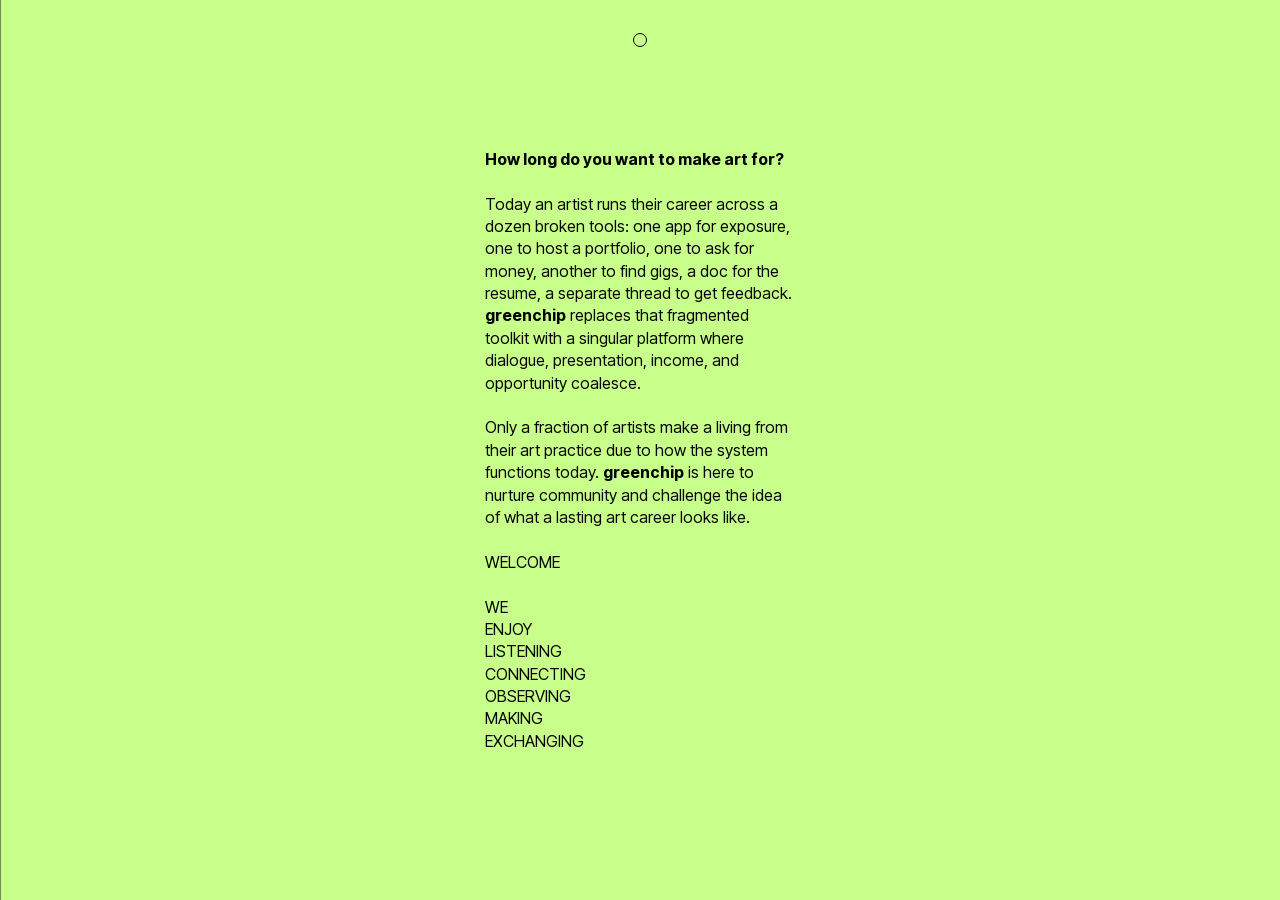
<file: assets/week4/greenchip/index.html>
<!doctype html>
<html lang="en">
<head>
  <meta charset="utf-8">
  <meta name="viewport" content="width=device-width, initial-scale=1">
  <meta name="robots" content="noindex">
  <title>greenchip</title>
  <link rel="icon" href="favicon.png">
  <link rel="stylesheet" href="fonts/inter-tight.css">
  <link rel="stylesheet" href="styles.css">
  <link rel="stylesheet" href="b.css">
</head>
<body>
  <!-- Version B, restrained: the same pages and the same circle, with less of everything. Nothing here is sent anywhere. -->
  <div class="stage">
    <!-- One blurred artwork behind the library, a different one each time. -->
    <div class="ground" aria-hidden="true"><img alt=""></div>
    <div class="world" id="world">

      <section class="page" data-page="" aria-label="Welcome">
        <div class="screen">
          <div class="col lander" tabindex="-1" data-focus>
            <p><b>How long do you want to make art for?</b></p>
            <p>Today an artist runs their career across a dozen broken tools: one app for exposure, one to host a portfolio, one to ask for money, another to find gigs, a doc for the resume, a separate thread to get feedback. <b>greenchip</b> replaces that fragmented toolkit with a singular platform where dialogue, presentation, income, and opportunity coalesce.</p>
            <p>Only a fraction of artists make a living from their art practice due to how the system functions today. <b>greenchip</b> is here to nurture community and challenge the idea of what a lasting art career looks like.</p>
            <!-- Kyle's ethos, word for word, in his format (notes/2026-11-12-kyle-ethos.md). -->
            <div class="ethos">
              <p><span>WELCOME</span></p>
              <p><span>WE</span><span>ENJOY</span><span>LISTENING</span><span>CONNECTING</span><span>OBSERVING</span><span>MAKING</span><span>EXCHANGING</span></p>
            </div>
          </div>
        </div>
      </section>

      <section class="page" data-page="join" aria-label="Join the wait list">
        <div class="screen">
          <div class="col swap" data-swap>
            <form class="form" novalidate data-form>
              <div class="form__head">
                <p tabindex="-1" data-focus>Sign up to join the wait list.</p>
                <div class="fields">
                  <label class="field" data-required="name"><input type="text" name="fullName" placeholder="Full Name*" autocomplete="name" aria-label="Full name"><span class="helper helper--error">Add your name.</span></label>
                  <label class="field" data-required="email"><input type="email" name="email" placeholder="Email Address*" autocomplete="email" aria-label="Email address"><span class="helper helper--error">That email doesn’t look right.</span></label>
                  <label class="field"><input type="tel" name="phone" placeholder="Phone Number" autocomplete="tel" aria-label="Phone number"></label>
                  <label class="field"><input type="text" name="disciplines" placeholder="Disciplines" aria-label="Disciplines"></label>
                </div>
              </div>
              <button class="link submit" type="submit">Submit</button>
            </form>
            <p class="confirm" role="status">Confirmation and thank you.</p>
          </div>
          <button class="down" type="button" data-scroll="next" aria-label="Down to the end"><svg viewBox="0 0 14 14" aria-hidden="true"><path d="M7 0V13.5M2.5 9L7 13.5L11.5 9"/></svg></button>
        </div>
        <div data-footer></div>
      </section>

      <section class="page" data-page="contact" aria-label="Contact">
        <div class="screen">
          <div class="col content">
            <div class="swap" data-swap>
              <form class="form" novalidate data-form>
                <div class="form__head">
                  <p tabindex="-1" data-focus><b>Contact</b></p>
                  <div class="fields">
                    <label class="field" data-required="name"><input type="text" name="fullName" placeholder="Full Name*" autocomplete="name" aria-label="Full name"><span class="helper helper--error">Add your name.</span></label>
                    <label class="field" data-required="email"><input type="email" name="email" placeholder="Email Address*" autocomplete="email" aria-label="Email address"><span class="helper helper--error">That email doesn’t look right.</span></label>
                    <label class="field" data-required="text"><textarea name="message" rows="1" placeholder="Message*" aria-label="Message" data-grow></textarea><span class="helper helper--error">Add a message.</span></label>
                  </div>
                </div>
                <button class="link submit" type="submit">Submit</button>
              </form>
              <p class="confirm" role="status">Confirmation and thank you.</p>
            </div>
          </div>
        </div>
      </section>

      <section class="page" data-page="feedback" aria-label="Send feedback">
        <div class="screen">
          <div class="col content">
            <div class="swap" data-swap>
              <form class="form" novalidate data-form>
                <div class="blocks">
                  <div class="prose" tabindex="-1" data-focus>
                    <p><b>Send feedback</b></p>
                    <p>Message about feedback lorem ipsum dolor sit amet consectetur. At facilisi a in vitae diam interdum convallis viverra velit. Egestas viverra turpis fames vitae ornare adipiscing fermentum tellus sed.</p>
                  </div>
                  <fieldset class="radios" style="border:0">
                    <legend><b>Type of feedback</b></legend>
                    <label class="radio"><input type="radio" name="kind" value="Feature request" checked>Feature request</label>
                    <label class="radio"><input type="radio" name="kind" value="Improvement/Suggestion">Improvement/Suggestion</label>
                    <label class="radio"><input type="radio" name="kind" value="General feedback">General feedback</label>
                  </fieldset>
                  <div class="fields">
                    <label class="field" data-required="text"><textarea name="description" rows="1" placeholder="Description*" aria-label="Description" data-grow></textarea><span class="helper helper--error">Add a description.</span></label>
                    <label class="field"><input type="email" name="email" placeholder="Email" autocomplete="email" aria-label="Email, optional"><span class="helper">Leave this blank if you don’t wish to be contacted</span></label>
                  </div>
                </div>
                <button class="link submit" type="submit">Submit</button>
              </form>
              <p class="confirm" role="status">Confirmation and thank you.</p>
            </div>
          </div>
        </div>
      </section>

    </div>
  </div>

  <!-- The library: every page as a card. Shown only while stepped back. -->
  <nav class="index" id="index" aria-label="Pages" hidden></nav>
  <div class="veil" id="veil" aria-hidden="true"></div>
  <!-- The one way around: a hairline circle. It steps back into the library and in again. -->
  <button class="ring" id="ring" type="button" aria-label="All pages" aria-expanded="false"><span class="ring__o"></span></button>

  <template id="footer">
    <footer class="screen end">
      <p class="wordmark" aria-hidden="true">greenchip</p>
      <div class="footer">
        <p class="footer__line">greenchip is a platform for artists to support their peers, share feedback, and build community.</p>
        <div class="footer__cols">
          <div class="footer__col"><span class="footer__head">Company</span><a class="link" href="#/">About</a><a class="link" href="https://www.instagram.com/greenchip.human/" target="_blank" rel="noopener">Instagram</a></div>
          <div class="footer__col"><span class="footer__head">Support</span><a class="link" href="#/contact">Contact</a><a class="link" href="#/feedback">Send feedback</a></div>
        </div>
      </div>
    </footer>
  </template>

  <script>
    // Version B: no wall of art, no stagger, no lift; the other pages slide aside; one artwork behind the library; page to page passes through the library.
    window.GC = { base: "", wall: false, stagger: false, ground: true, lift: false, pan: false, ethosArrives: false, leave: "slide", open: 760, close: 760, out: 560, in: 600 };
  </script>
  <script src="wall.js"></script>
</body>
</html>
</file>
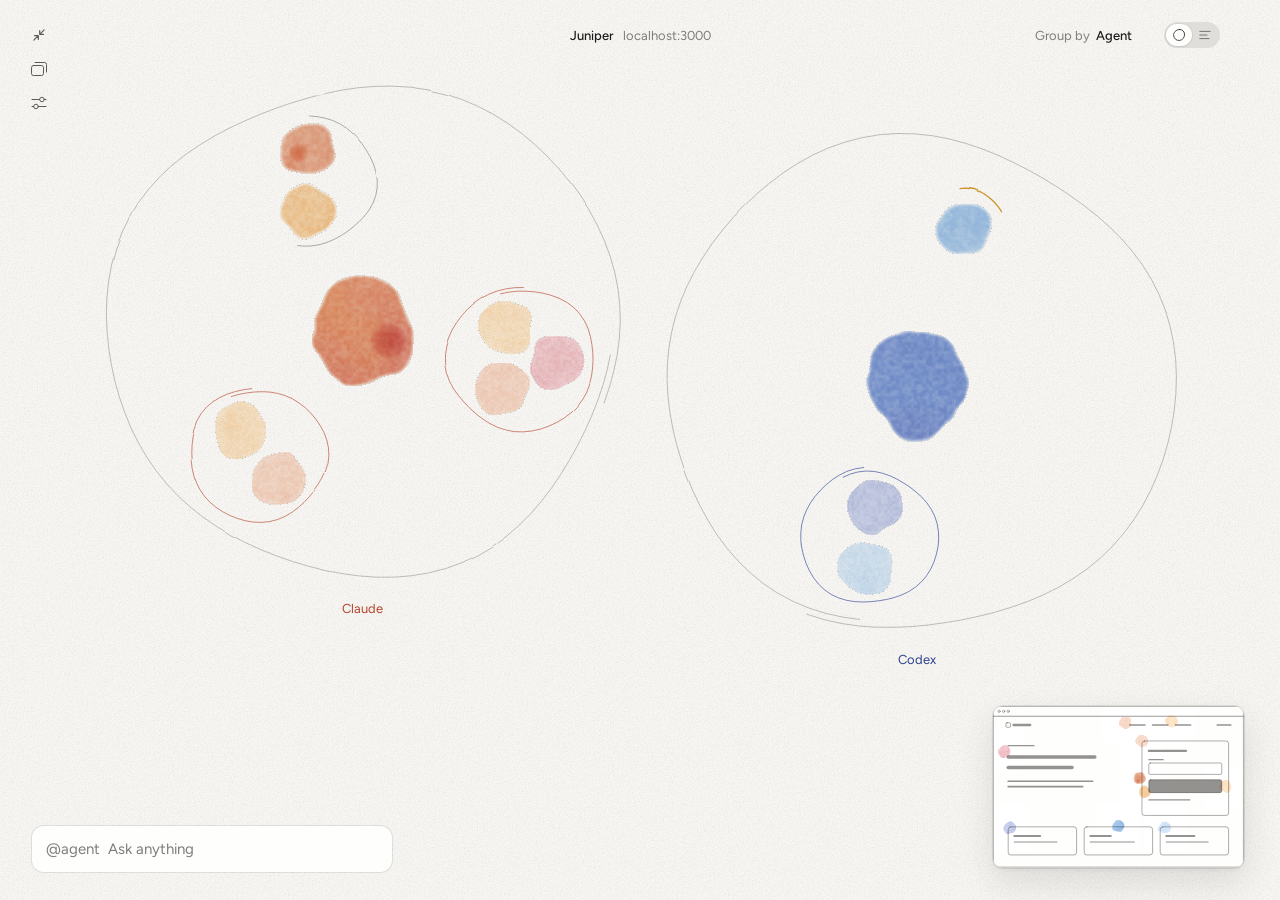
<file: assets/week3/gouache/dash23/05-dashboard.html>
<!doctype html>
<html lang="en">
<head>
<meta charset="utf-8">
<meta name="viewport" content="width=device-width, initial-scale=1">
<meta name="robots" content="noindex">
<title>5 · Dashboard, v23</title>
<link rel="stylesheet" href="../boarddash.css">
<link rel="stylesheet" href="../wc/kit.css">
<link rel="stylesheet" href="../sys/system.css">
<link rel="stylesheet" href="../sys/note.css">
<style>
/* Nov 11, late: the words made real. Noah, in chat: "make sure that all the prototyping placeholder stuff, such as our dashboard, such as whenever we kind of have
   placeholder copy, is more so ironed out and made to look much more realistic. Now we just have to really nail the
   impression that this is a functioning app that already exists. Now it's just a demo reel for what it does."
   So the data reads as one afternoon on Juniper and agrees with the other screens: the accent the button got is the
   one the page really has (#2f5fd0 to #e8715a), Cursor's idle line says what it last did, Tidepool is a tide-times
   app, and Settings says what each switch does ("Explain design words", "Open Gouache"). What an agent says about an
   ask you send follows the ask (../sys/pile.js). Before that: */
/* The dashboard, v23: polish. Noah's notes on v22, Nov 11, in chat (each is quoted again where it's acted on):
     stagger     "even when we shrink it just a little bit for smaller screens in the dashboard view, the bundles snap
                 back to the grid that they were once in, not staggered. Can we find a way to smartly fix that?"
                 The loops keep to one band, low and high, however tall the window is, and no loop sits straight over
                 its neighbor, so they interlock at every size (layout: zig, SPAN, SHIFT).
     the pile    "I would like to see an edge case where the chat box is being used and the notifications are piling in
                 above the chat box. And I want to see a way where we can structure it so that it doesn't really
                 interfere too much with the agents themselves. Or sorry, the helpers, bottom left. Closest to the chat
                 box itself."
                 ?asks=N (1 to 8) sends N sample asks for you, a second or so apart, so the pile can be watched
                 filling. And the layout keeps a lane clear over the ask field, as tall as the pile usually is (one
                 whole note and two slim ones), so in ordinary use no paint is under it (layout: KEEP, LANE).
     library     "When we open the library, maybe the dashboard on the bottom automatically becomes bigger so we know
                 which one we're looking at."
                 Your page in the corner grows while the library is open, and goes back when it shuts (unless you made
                 it big yourself).
     Group by    "when we change the group by, it just kind of snaps to where the word needs to be. Maybe we have a
                 gentle slide or have enough room so that there doesn't need to be that at all. And when we change it,
                 there's like a gentle animation where it fades in and fades out."
                 The word has room as wide as the longest of the three, so nothing along the top moves, and it fades
                 out, then in.
     settings    "I think we could remove the meta prompting toggle. from the chat box itself and just put it into
                 settings."
                 It's a row in Settings. The field has no toggle.
     lines       "I was wondering if the lines in technical view could just be our lines for the graphite. So, you
                 know, again, still straight lines at the same opacity, but maybe not perfectly straight. Maybe like
                 just very, very almost unnoticeably funny in the way we draw the circles."
                 The rule over each job in the technical view is a pencil line: the same weight and gray, with a wobble
                 of half a pixel, four hands of it so no two neighbors are copies.
     leaving     "I love the subtle zoom in when you click on something ... I don't like how the zoom out though is a
                 magnifying glass, kind of like, like you have to click out like twice. Maybe just when you click out of
                 whatever you're hovering on, it zooms back out. And the zoom in doesn't have to be strong. It can be
                 very subtle, like the same as it is now."
                 No zoom-out cursor. One click off the note and the agent's paint, or one Esc, closes the note and
                 leaves the focus together. The zoom is as it was.
     amber       a ring that's waiting on you stays amber while its note is open (it took its agent's color).
   Before that, v22: everything picked so far, in one working sheet. Noah, Nov 11, in chat:
     "Can we take everything we currently have and then build the functional dashboard that's responsive so we can test
      it out and see if anything has been missed or anything isn't exactly the way we want it to be?"
   What's new here (the picks are in the desk's Decisions, in his words):
     blur        when a bundle's note opens the whole field blurs and pales ("just blur everything"): a veil over the
                 field (note.veil) with a soft hole where the bundle you clicked is, so that bundle and its note stay
                 sharp. The library and settings blur everything under them the same way.
     your page   the page in the corner marks the part a bundle is on while its note is open and while you point at
                 the bundle. Pointing at an agent's own droplet, or anywhere inside a group's loop, marks every part
                 that agent or group has touched ("when you're hovering on any group, it just shows and reflects that
                 on the dashboard").
     library     a note in pencil: each project is its paint (who's worked there, a ring as far as its work has gone,
                 amber if something there waits on you) and its name. Pointing at one shows its page in the corner.
     settings    a note in pencil too. A design word's meaning in the technical view is the small pencil note, the
                 explanation alone. Nothing laid over the sheet is a white card any more.
     asks        what you send from the field is painted into its agent's loop (the pile tells this page each step:
                 ../sys/pile.js, on): a small bundle lands in a free spot inside the loop, wet with a growing ring
                 while it's worked on, amber if it needs you, dried in the agent's color when done; it lifts if you
                 undo or clear it. Nothing that's already painted is lifted for it. Sorted by state or part there's no
                 loop of its own to go in, so it sits under its agent's small droplet in the corner.
     any size    the field is as large as the window allows (it was 1320 x 760, whatever the window). Resize and the
                 sheet is laid out again, once. Loops come down in size until none sits under the ask field, the
                 pile's icon or your page. Notes stay on screen. A focus is kept across a resize.
     Esc         a word's meaning, then the library or settings, then a note, then the pile if it's up, then the focus.
     ?still=1    runs the reduced-motion path without the system setting, so it can be tested.
   Before that, v21: focus. Noah's note on v20 · D, four agents (Nov 11):
     "when we over one of the main agents in the center of these bundles, I think it would be good if all the other
      ones, all the other bundles, kind of dial down a little bit. Not so much a blur, but more so they just become a
      little lighter, or the focus is definitely placed on the one you're looking at. Maybe just the name of that one
      stays and all the other names of the other ones fade for a little. When you click on one of the main LLMs though,
      instead of having a overview of, or like an overlay of what that LLM is, maybe we just expand it to the entire
      screen. The rest can kind of be pushed away for a second. Maybe we can still see elements of them, but they're
      this time blurred out, dialed down, and on the sides of the screen whilst your main LLM you're looking at is the
      center and zoomed into. I think this kind of ties into how we actually think as people. When you're having a
      thought of something, Everything else kind of dials down, and when you're really honing in on it, nothing else
      really matters. ... Let's try that and yeah, create a prototype for that."
   and in chat, the same evening:
     "We want it to be almost even just like representational of an infinite canvas. ... this almost reflects the way
      that our brain naturally thinks, where it's like when you're thinking of something, like you kind of zoom into
      that idea, but also like You still have in the back of your mind the other different things running. ... leaving
      the kind of focus is just as important as entering it. I think it should be very coherent that users can just
      click off it to go back to the main view, click on the blurs or on the edges of the screen. Or even just the LLM
      again to minimize it. But yeah, let's experiment with that, create maybe a workshop for that, a couple different
      iterations of that."
   So, in the paint view (the technical view is as it was):
     pointing    point at an agent's own droplet and every other agent goes paler, not blurred (.kd-fog.pale: a little
                 of the paper laid over its loop), and the other names fade. Its own name stays.
     focus       click an agent's own droplet, or any bundle, and that agent takes the screen. Three takes, ?focus=:
                   a  Step in (the default): the sheet moves like a camera. It's larger than the screen (.kd-cam) and
                      steps toward the agent until its loop fills most of the height; the others run off the edges.
                   b  Push away: the agent is painted large in the middle and the others small at the sides. Paint
                      doesn't slide here, so this is a regroup: it lifts where it is and comes up where it's needed.
                   c  Pull focus: nothing moves. The others blur and pale where they are.
                 In all three the others are blurred and paled (.kd-fog.blur) and still working, the agent's loop is
                 firmer, and only its name stays. With one agent there's nothing to push away: a steps in a little.
     leaving     the same move, back: click the blurred others, empty paper, the edges of the screen, the agent's own
                 droplet again, or press Esc. A click during the move turns it round.
     the note    the white slip is gone. A bundle's overlay is the note in pencil (../sys/note.css, note.js): one line,
                 the bundle's own sentence, no captions. A bundle waiting on you asks, with a check and a cross; after
                 you pick, the agent says what it's doing and the one mark left is undo. A click off closes the note
                 first; the next one leaves the focus. Clicking an agent no longer opens anything about the agent.
   Before that, v20: the top line on one center line, Group by further left, a wider ask field (see those rules).
   Before that, v19: polish. Noah's notes on v18 (Nov 11):
     "the working animation within the dashboard could be a little more noticeable"
     "the dried up, complete state could also be slightly more noticeable"
     "how can we indicate when batches of tasks are done? Blobs dry up when finished on the dashboard, but when a whole
      task is complete, could we maybe recolor the circle with the respective colors?"
     "the done state could have colored circles containing the lines in the state view, whereas needing you input could
      have a signature color to itself. A yellow? something that signifies input needded"
     "what is the caption for? Showing the models? They may be inconsistent as multiple different models could work on
      a task - remove"
     "could the pair being a toggle be more clear?"
     "could we have a simpler icon for rail view? If the prior was a zoom in, why not a matching zoom out button? Or,
      if this is more coherent, lets keep it. I'm interested in how icons that are consistent in both the rail and
      here could be morphed into eachother during the transition"
     "I'm noticing that the chat box is gone in the dashboard - could we solve that? It should be available both in
      the dashboard and in the rail view"
   So:
     working     color lands in a working droplet more often and more strongly (the sheet's `lively`, ../wc/wc.js), and
                 the drawn end of a working bundle's loop breathes a little, back and forth.
     done        dried paint has a paler middle and a darker edge (`tide`), and once every helper in a bundle is done
                 its closed loop is in its agent's color, not graphite. An agent whose jobs are all done gets its
                 large loop in its color too.
     waiting     waiting on you has a color of its own, amber (--c-you, --c-you-deep in ../sys/system.css): the
                 bundle's stroke (longer than it was, and stronger), the "Waiting on you" group's loop and name, and
                 the words "waiting on you" in a slip and in the technical view. Cursor's paint was yellow; it's teal
                 now, so yellow means one thing.
     captions    the small second line under an agent's name (the tool it runs in) is gone.
     view        the two icons sit in one small track with a thumb behind the one you're on, like the switches.
     back        the way back is the first mark top left, and it's the rail's dashboard mark with its arrows turned
                 inward, in the same corner. Coming from the rail the arrows turn in as the dashboard opens; going
                 back they turn out first.
     ask         the ask field is here too, bottom left: the rail's own field. You can type in it.
   Before that, v18. Noah's notes on v17 · D (Nov 11):
     "when transitioning into technical view, i'm noticing that for blobs that are off the screen, they slide under
      the viewport to reach where they are. This isn't working. I also don't know how to feel about the blobs sliding
      to where they belong, it feels a little out of our language - lets limit movements on blobs. Try the transition
      again, make it gentle but swift"
     "some of these captions are not necessary. Lets move settings to top left, remove the word counter, remove the
      instructional captions too"
     "the agent onboarding happens with the command, we don't need this here"
     "move the project name and where its hosted to center of the dashboard screen."
     "group by could be a dropdown with no borders, just the text. Hover, and you can see options. Your current view
      is highlighted"
     "technical vs regular view should be a toggle icons, not words"
     "not sure how the current LLM you're using is relevant"
     "how do we track progress without clicking in? Is it the stains/dryness? Or can we have a more obvious visual
      sign?"
   So:
     technical   nothing travels. Paint does only what paint does: it lifts where it is and comes up where it's
                 needed. In: the pencil is lifted, the field's paint lifts a droplet at a time, and the columns come
                 up in its place, each droplet painted in at its row as its words rise. Back: the words step back,
                 and the field's paint comes up again where it was, with its loops drawn round it. Another Group by
                 inside the technical view goes the same way: words step back, then come up in their new columns.
     bottom      the strip is gone: no word counter, no instructions, no "Plug in an agent" (an agent joins with the
                 command). Settings is the third button, top left.
     top         the project and where it's hosted are in the middle. Group by is plain text ("Group by Agent"):
                 point at it and the other ways show under it, with the one you're on marked. The view is two small
                 pencil icons, paint and lines.
     one agent   its droplet and name in the corner are gone: with one, there's nothing to tell apart.
     progress    the sign the rail uses. A bundle's pencil loop is drawn only as far as its job has gone, from the
                 top, clockwise: a short stroke while it waits on you, part of a loop while it's working, closed
                 once it's done. An agent's large loop stays whole.
   Before that, v17: with three or more agents the loops are staggered and uneven, and with two, one sits higher
   (Noah, Nov 11: "lets do B staggered, but not perfectly aligned ... make them a little more varied in spacing. With
   just two as well, maybe one is higher than the other?"). See layout(). ?pack=rows gives the old rows of two.
   Before that, v16: how things come and go. Noah's notes on v15 (Nov 11):
     "there seem to be inconsistencies with how the overlays appear when I click on agents or helpers - can we fix
      that? A subtle slide/blur in thats consistent with all components that appear as overlays"
     "I'm thinking that the background color of our dashboard and tool could be a little whiter even, with just a hint
      of the tint of paper. Make sure that also makes sense with the overlays"
     "I'm noticing that when i click certain agents or helpers, that the circles suddenly snap into the color that
      they relate to - could it fade gently, swiftly instead?"
     "the transformation between technical view and regular needs to be much more thoughtful and animated, not just a
      simple total fade"
     "flipping through different ways of viewing the work within technical view needs to be much smoother and more
      animated"
     "switching between specific views whilst in regular view takes too much time - but I appreciate the decoration.
      Could we keep it, have a more coherent way of transforming, and have the change be slightly quicker? If not
      quicker, more decorated in the sense that all details seem thought-out. Maybe the pencil lines gently glide and
      cir circle the blobs instead of just fading in?"
     "when switching the group by navs, I'm noticing that all blobs disappear at the same time, and reappear at the
      same time, making an odd effect. Lets make it feel a little more swift, thoughtful, and tactile by introducing
      some randomness or ordering?"
   So:
     overlays    everything laid over the sheet (a slip, the library, settings, design words, plug in an agent, a
                 word's meaning) comes and goes one way: .kd-ov, 8px up out of a 4px blur in 260ms, back in 180ms.
                 A slip that's open and asked for another bundle goes, then comes at the new place.
     paper       whiter, from ../wc/kit.css. Every surface here reads the tokens; overlays share one shadow.
     color       a loop takes its agent's color over 250ms; the outline on your small page fades the same way.
     regroup     paint leaves and arrives a droplet at a time, left to right with a little chance in it, and the
                 arriving starts before the leaving has finished (about 2s in all; it was about 3.6s). Pencil is
                 drawn, not faded: each loop glides round its bundle as its paint lands, and is lifted the same way.
     technical   the sheet isn't cross-faded. Every droplet's paint lifts off where it is and travels to its place
                 in the columns (an agent's to the head of its column, a helper's to its row), the loops are lifted,
                 and the words come in down each column. Back is the same in reverse: the droplets travel home and
                 the loops are drawn round them.
     in technical view, another Group by moves every job to its new column and place; nothing is rebuilt.
   The project is Juniper again, the demo page from before Kino (Noah, Nov 11, on 3 · Watch it work v10: "lets use a
   different screen rather than the Kino mockup - something a little simpler that can really show how our tools work.
   Maybe just back to the prior demo screen?"). The 2:14 PM job is the one you ask for on screen 2.
   The dashboard, v15: a helper says two short things here too, the thing it's on and what's happening to it (Noah, Nov
   11: "Yes, two lines"). In a slip that's all a helper says. In the technical view the thing is the title and the
   helper's own words, the file and the exact change follow under it.
   The dashboard, v14: the rail's rings in the slips and the technical view, so every section reads the same. A helper's
   droplet has its own pencil ring, drawn as far as its work has gone; a finished one is dry with a closed ring. The
   agent's droplet has a ring for how far its helpers have got. (Noah, Nov 11: "a way to show what agents are or what
   helpers are done with their tasks ... Maybe they dry out and have a full circle around them.") The counts of jobs
   and helpers are gone from the technical view's heads; the paint on the sheet itself is unchanged.
   The dashboard, v13. Noah, Nov 10, in chat:
     "there's not enough visual hierarchy. The text is very close to the titles ... And then it's also very close to
      the icons ... It needs to be much more spaced out, it needs to be much more readable and easier to follow."
     "there's a technical view top right. This should reorder and, you know, redisplay what's going on on the screen
      entirely. You should be able to see all your agents thinking with the actual words they're using with this view."
     "a lot of these sections feel a little different from each other. They should all feel very similar and very
      coherent to work around with similar patterns so that the tool is hyper-functional."
   A slip is now made of the rail's own parts, with the rail's room (../sys/system.css): the agent's droplet, its name
   with when and how long, what it did, what you asked, then a line per helper, each with its droplet 16px from its
   words and 24px from the next.
   Technical view turns the whole sheet over. The paint steps back and every agent's thinking is laid out in its own
   words: a column per agent (or per state or part, whichever way you've grouped), newest job first, and for every
   helper what it thought, in order, then the file and the exact change. Work happening now writes itself in as you
   watch. It's built from the same parts as the rail and the slips.
   The dashboard, v12, on the system (../sys/system.css). Noah, Nov 10, in chat: "making all of our design system very
   consistent throughout the entire experience ... consistent font sizes, cutting down to just maybe a handful of them.
   Colors too ... readability and easy tracking."
   Type: the three sizes the rail uses and no others (it had seven, from 10.5 to 14px): 11 for quiet system text, 13 for
   reading, 15 for what an agent tells you. Text: the system's three tones, each agent's one deep color for its words.
   Controls: the paper's grays. The technical lines are in Figtree too, so there is one typeface.
   The project is Kino, the page every screen of the flow is on, and the 2:14 PM job is the one you ask for on screen 2,
   watch on screen 3 and get back on screen 4.
   Nothing else changed from v11, below.
   The dashboard, v11: larger, and more to find in it. Noah's note on v10 (Nov 10):
     "So beautiful, but feels empty. I think we could make this much larger, and start engineering how certain
      information could be shown on click, or in a general technical view"
   Larger: the field is 1320 x 760 and the paint is sized to fill it. Whatever is on the sheet (one agent or four, any
   way of grouping) is drawn as large as fits, up to about one and a half times v10.
   On click: a bundle's slip now starts with what you asked, in your words, then what was done, a line per helper, and
   how long it took.
   Technical view (top right, off to start): for when you want what's underneath. Each bundle gets a pencil-gray line
   (how many files, how long). Each helper's line in a slip gets the file it touched and the exact change. An agent's
   name gets its jobs and helpers. Nothing technical shows until you ask for it.
   The typeface is Figtree and the paper's grain is lighter, both from ../wc/kit.css.
   The dashboard, v10: one agent, two, or a few, and how one joins. Noah's note on v9 (Nov 10):
     "Looks really, really good. Let's have different edge cases for using one LLM versus 2 versus, say, a couple more.
      And then also figure out the engineering and thought process behind how different LLMs join in on your dashboard
      for this product. How do we link them? Maybe there's an onboarding. Yeah, looking at that. Same for the visual
      language."
   ?agents=1, 2 or 4 sets who's plugged in to start with (Claude, Codex, Gemini, Cursor).
     one     there's nothing to tell apart, so there are no agent loops and no "Agent" way to group: the paint is sorted
             by state, and the agent is one small droplet in the corner
     two     as v9
     a few   every agent gets its own hue family (Gemini greens, Cursor yellows), the loops sit in rows of two, and
             everything is drawn smaller so it still fits one sheet
   Joining: "Plug in an agent", bottom left, lists the agents found on this machine. Plug one in and it arrives in our
   own purple, then takes its own color (Noah, Nov 10: "maybe it kind of snaps onto their colors"). It has an empty
   loop until it does something here, and "Agent" shows up as a way to group.
   ?font=Name tries a typeface from the type workshop.
   Nothing else changed from v9, below.
   The dashboard, v9: v8's bundles, in the language as Noah settled it on Workshop v4 (Nov 10):
     "for our paper color, we want it to be a little bit more neutral ... way closer to gray or white than it is to
      yellow" -> ../wc/kit.css's paper, and the grays, shadows and switches here are neutral too
     "Pencil lines are really good, but I really dislike the dotted lines. Can we get rid of them and just replace them
      with the pencil lines?" -> every line is a clean 0.9px pencil line with no grain; nothing is dotted or dashed
      (the plug-in circle and the underline under a design word were)
   Nothing else changed from v8, below.
   The dashboard, v8: bundles. Noah's pinned notes on v7 · A (Nov 10):
     "I really don't like it when the droplets are inside of each other because it gives this weird effect where it
      doesn't look as realistic as it does when it's alone. And I also don't enjoy the kind of dry droplets next to the
      semi-wet ones, especially when the semi-wet ones don't look very real. I like the pulsating nature of them, but
      they could be a little drier on the end of things. Let's find ways to show agents and their subagents together as
      a bundle, but not inside each other."
     "I'm curious on what this button does. Does it reopen the rail and the actual webpage, or is it another library
      button? Let's make it a little bit more clear. Let's put the library button underneath it perhaps and remove the
      library kind of caption."
     "The title of the project and where it's hosted could be the same size. I'm not sure how the opacity is working,
      and I think they could also just be smaller. Maybe we still keep the opacity"
   and, the same hour, on the workshop: "more representational than it is realistic", "a little bit more pastel and a
   little lighter just to match our vibe with the graphite", and agents don't travel ("why is movement even kind of
   necessary").
   So: every droplet stands alone. A job is a bundle: its helpers' droplets side by side, never touching, tied by a
   small graphite loop. An agent is a bigger loop around its own droplet and its bundles. There is no larger blob for
   anything to stick to or sit inside. The paint is the soft look of ../wc/wc.js: working is a slow pulse, waiting is
   drier at the edge, done is dry. Nothing glides: regroup, and the paint lifts where it was and comes up where it
   belongs. Click a bundle and its loop takes its agent's color and a slip opens beside it.
   Top left, two buttons with no captions (a name shows while you point at one): back to your page and the rail, then
   the library under it. The project's name and host are the same small size; the host is fainter.
   Kept from v5 and v7: the loops, Group by (only once there's something to sort), the widget, the slip, saying yes to a
   waiting agent. Classes are kd-. */
.kd-sheet { position: fixed; inset: 0; z-index: 5; box-shadow: none; overflow: hidden; overflow: clip; }      /* clip, not hidden: the camera's sheet is larger than the screen, and typing in the ask field scrolled a hidden box to 'show' the caret, which threw the whole dashboard up the screen */
canvas.wc { position: absolute; inset: 0; width: 100%; height: 100%; mix-blend-mode: multiply; pointer-events: none; }
/* Clean paint. The field's paint is one picture with a pixel of paint to a point of screen, so on a sharp (2x) screen
   each pixel of paint is 2 by 2, and 3 or 4 by 3 or 4 when the sheet steps in: its edges come out as little stairs.
   Noah, Nov 11: "is there any way to make the paint kind of lossless? ... not to make it like too vector-like and
   uninteresting ... clean and, you know, liquid-like? I don't want you to redo the engine". A blur over it (the first
   try) only made it soft; then: "some of the splotches on my screen when I'm looking at the dashboard look blurry ...
   please fix that and make sure it looks just as clean when zoomed in on." So the picture is drawn through a filter
   (#wc-clean, below the sheet) that redraws each splotch's edge at the screen's own sharpness: where there's paint is
   found, smoothed and cut again crisply, so a stair becomes a curve; the colour inside is the paint's own, smoothed by
   half a pixel of paint, never mixed with the white round it. The engine is untouched. Because the browser draws the
   filter at the size it is when it's set, it's set again (swapped for its twin, #wc-clean-b) whenever the sheet stops
   moving or changes size, so after a step in it's as clean as at rest. ?smooth=0 shows the raw picture, to compare */
.kd-sheet.smooth .kd-field > canvas.wc { filter: url(#wc-clean); }
.kd-sheet.smooth.alt .kd-field > canvas.wc { filter: url(#wc-clean-b); }
.kd-pencil { position: absolute; inset: 0; pointer-events: none; overflow: visible; }
.kd-sheet button { font: inherit; }

/* top left: back to your page, then the library. No captions; a name while you point */
.kd-nav { position: fixed; left: 26px; top: 22px; z-index: 9; display: flex; flex-direction: column; gap: 8px; }
.kd-nav button { position: relative; width: 26px; height: 26px; border: 0; padding: 3px; background: none; color: var(--k-muted); cursor: pointer; transition: color .2s; }
.kd-nav button svg { display: block; width: 20px; height: 20px; overflow: visible; }
/* the way back: the rail's dashboard mark, arrows turned inward, at the size and in the corner it has in the rail */
.kd-nav button svg.mark-size { width: 14px; height: 14px; margin: 3px; }
.kd-nav button:hover, .kd-nav button.on { color: var(--k-text); }
.kd-nav button::after { content: attr(data-tip); position: absolute; left: 32px; top: 50%; transform: translateY(-50%); font-size: var(--t-1); color: var(--k-muted); white-space: nowrap; opacity: 0; transition: opacity .2s; pointer-events: none; }
.kd-nav button:hover::after, .kd-nav button:focus-visible::after { opacity: 1; }
.kd-nav button.on::after { opacity: 0; }

/* system text: pencil gray, small */
/* v20: everything along the top sits on one line, the middle of the back mark (35px down): the project, Group by and
   the view switch are centered on it, not set on a baseline (Noah, Nov 11, on v19: "Let's have all the pills and top
   line aligned together on the same line. Right now I think there's a little bit of off-centeredness.") */
.kd-top { position: absolute; left: 60px; right: 60px; top: 23px; height: 24px; display: flex; align-items: center; justify-content: flex-end; font-size: var(--t-2); line-height: var(--l-2); }
.kd-top b { font-weight: 500; color: var(--k-text); }
.kd-top .host { color: var(--k-faint); }
/* the project and where it's hosted, in the middle */
.kd-title { position: absolute; left: 50%; top: 50%; transform: translate(-50%, -50%); display: flex; align-items: baseline; gap: 9px; white-space: nowrap; }
/* Group by: plain text. Point at it (or focus it) and the other ways show under it; the one you're on is marked */
.kd-by { position: relative; display: flex; align-items: baseline; color: var(--k-faint); transition: opacity .3s; }
.kd-by.off { opacity: 0; pointer-events: none; }
.by-now { display: inline-flex; align-items: baseline; gap: 6px; border: 0; padding: 0; background: none; color: var(--k-faint); cursor: default; }
/* v23: the word has room as wide as the longest of the three (they lie in one cell), so nothing along the top moves when
   it changes; and it fades out, then in (Noah: "it just kind of snaps to where the word needs to be ... a gentle
   animation where it fades in and fades out") */
#by-cur { display: inline-grid; justify-items: start; }
#by-cur > span { grid-area: 1 / 1; opacity: 0; transition: opacity .16s ease; }
#by-cur > span.on { opacity: 1; transition: opacity .16s ease .16s; }
.by-now:focus-visible, .by-list button:focus-visible, .kd-view button:focus-visible { outline: 1.5px solid rgba(43, 39, 35, .5); outline-offset: 3px; border-radius: 4px; }
.by-list { position: absolute; top: 100%; left: 0; z-index: 8; margin-top: 2px; display: flex; flex-direction: column; align-items: flex-start; padding: 6px 12px 8px; border-radius: 10px;
  background: color-mix(in srgb, var(--k-paper) 86%, transparent); -webkit-backdrop-filter: blur(6px); backdrop-filter: blur(6px); }
.kd-ov.by-list { box-shadow: none; }      /* no border, no box: only enough paper behind the words to read them over paint */
.by-list button { border: 0; padding: 3px 0; background: none; font-size: var(--t-2); line-height: var(--l-2); color: var(--c-soft); cursor: pointer; white-space: nowrap; transition: color .2s; }
.by-list button:hover { color: var(--c-text); }
.by-list button.on { color: var(--c-text); font-weight: 500; }
.by-list button[hidden] { display: none; }
/* the view: two small pencil icons, the paint and the lines. The one you're on is dark */
/* v20: Group by sits further from the switch (Noah: "Group by agent could be a little more to the left"); it was 22px */
.kd-view { position: relative; align-self: center; margin-left: 32px; display: flex; align-items: center; padding: 2px; border-radius: 999px; background: var(--c-ctl); cursor: pointer; }
/* one track, and a thumb behind the view you're on: it reads as a switch (Noah, Nov 11: "could the pair being a toggle be more clear?") */
.kd-view::before { content: ""; position: absolute; left: 2px; top: 2px; width: 26px; height: 22px; border-radius: 999px; background: var(--k-sheet); box-shadow: 0 0 0 1px rgba(40, 38, 35, .05), 0 1px 2px rgba(40, 38, 35, .08); transition: transform .3s cubic-bezier(.4, 0, .2, 1); }
.kd-view.tech::before { transform: translateX(26px); }
.kd-view button { position: relative; width: 26px; height: 22px; border: 0; padding: 3px 5px; background: none; color: var(--c-soft); cursor: pointer; transition: color .25s; }
.kd-view button svg { display: block; width: 16px; height: 16px; overflow: visible; }
.kd-view button.on { color: var(--c-text); }

/* ?embed=1: this page as the dashboard inside ../flow/views.html, which moves between closed, the rail and here. The
   outer page owns the mark top left and the ask field (they stay put across views), so they're not shown here. While
   the sheet is `bare` there's paper, the widget and nothing else: the outer page calls dash.arrive() to paint the field
   in and bring the top line in, and dash.leave() to lift it all again. On its own this page is unchanged */
.kd-sheet.embed #back { visibility: hidden; }
.kd-sheet.embed .kd-ask { display: none; }
.kd-sheet.embed .kd-top > *, .kd-sheet.embed #lib-btn, .kd-sheet.embed #set-btn { transition: opacity .26s ease, filter .26s ease, translate .3s cubic-bezier(.3, .7, .2, 1), color .2s; }
.kd-sheet.bare .kd-top > *, .kd-sheet.bare #lib-btn, .kd-sheet.bare #set-btn { opacity: 0; filter: blur(4px); translate: 0 -6px; pointer-events: none; }
.kd-sheet.bare #lib-btn, .kd-sheet.bare #set-btn { translate: -6px 0; }

/* the field: the open project's paint, in loops */
/* v21: the field lies on a sheet of its own that's larger than the screen, so it can step toward an agent like a
   camera. It has its own paper, so moving it doesn't cut the paint off from the paper it's painted on */
/* The paper doesn't zoom. Noah, Nov 11, on v23: "when we zoom in, it's a physical zoom in. Like, I can see more of the
   pixels on my screen. Instead of that, do you think we could actually just scale everything up to give the illusion of
   zooming in, but still keep that kind of like the pixels for the background?" So as the sheet steps in, its grain is
   drawn smaller by the same amount (--inv is 1 / the zoom), and stays the size it is everywhere else. Names and pencil
   already keep their size the same way. The paint itself is still one picture made larger */
.kd-cam { position: absolute; left: -60%; top: -60%; width: 220%; height: 220%; isolation: isolate; background-color: var(--k-paper); background-image: var(--k-grain); background-size: calc(220px * var(--inv, 1));
  transition: transform .62s cubic-bezier(.45, .05, .2, 1), background-size .62s cubic-bezier(.45, .05, .2, 1); }
.kd-field { position: absolute; left: 50%; top: calc(27.2727% + 70px); width: var(--fw, 1320px); height: var(--fh, 760px); margin-left: calc(var(--fw, 1320px) / -2); }      /* v22: --fw, --fh are set from the window (measure) */
/* fog: what lies over an agent that isn't the one you're on. Pale while you point at another; blurred and pale while
   another has the screen. It's laid over the paint, so the paint under it keeps working */
.kd-fog { position: absolute; border-radius: 50%; transform: translate(-50%, -50%); pointer-events: none; opacity: 0; transition: opacity .3s ease;
  background-image: var(--k-grain); background-size: 220px;
  -webkit-mask-image: radial-gradient(closest-side, #000 calc(100% - 18px), transparent); mask-image: radial-gradient(closest-side, #000 calc(100% - 18px), transparent); }
.kd-fog.pale { background-color: color-mix(in srgb, var(--k-paper) 58%, transparent); transition: opacity .22s ease; }
.kd-fog.blur { background-color: color-mix(in srgb, var(--k-paper) 48%, transparent); -webkit-backdrop-filter: blur(5px); backdrop-filter: blur(5px); }
.kd-fog.on { opacity: 1; }
.kd-fog.blur.on.peek { opacity: .7; }      /* point at the blurred others and they come up a little: a click there goes back */
/* v23: no zoom-out cursor while an agent has the screen (Noah: "I don't like how the zoom out though is a magnifying glass"). The blurred others still come up a little under the pointer */
/* notes are laid over the screen, not the sheet, so they stay the size they are when the sheet steps in */
.kd-notes { position: absolute; inset: 0; pointer-events: none; }
.thinking .kd-notes { display: none; }
/* the field never fades as a whole: a faded container cuts the paint off from the paper under it and shows it as a
   box. The paint's own canvas fades (script), names fade, pencil is drawn and lifted */
.kd-field.away > .kd-lab, .kd-field.away > .kd-tick { opacity: 0 !important; }
.kd-field.away > .kd-hit { pointer-events: none; }
/* pencil is drawn: a loop glides round its paint (--t is how long), and is lifted the way it was put down. A loop
   takes its agent's color gently */
.kd-pencil path.lp { stroke-dasharray: 1 2; stroke-dashoffset: 1.03; transition: stroke-dashoffset var(--t, .75s) cubic-bezier(.45, .05, .2, 1), stroke-dasharray 1.4s cubic-bezier(.4, 0, .2, 1), stroke .25s ease, stroke-opacity .25s ease, stroke-width .25s ease; }
.kd-pencil path.lp.on { stroke-dashoffset: 0; }
.kd-pencil path.lp.out { stroke-dashoffset: -1.03; }
.kd-pencil rect.hi { opacity: 0; transition: opacity .22s ease; }

/* everything laid over the sheet comes and goes the same way: up 8px out of a soft blur, and back */
.kd-ov { opacity: 0; visibility: hidden; pointer-events: none; filter: blur(4px); translate: 0 8px;
  box-shadow: 0 0 0 1px rgba(40, 38, 35, .11), 0 2px 5px rgba(40, 38, 35, .05), 0 14px 34px rgba(40, 38, 35, .11);
  transition: opacity .18s ease-in, filter .18s ease-in, translate .18s ease-in, visibility 0s .18s; }
.kd-ov.on { opacity: 1; visibility: visible; pointer-events: auto; filter: none; translate: 0 0;
  transition: opacity .26s cubic-bezier(.2, .7, .2, 1), filter .26s cubic-bezier(.2, .7, .2, 1), translate .26s cubic-bezier(.2, .7, .2, 1); }
.def { translate: 0 8px; filter: blur(4px); box-shadow: 0 0 0 1px rgba(40, 38, 35, .11), 0 2px 5px rgba(40, 38, 35, .05), 0 14px 34px rgba(40, 38, 35, .11); transition: opacity .18s ease-in, filter .18s ease-in, translate .18s ease-in; }
.def.on { translate: 0 0; filter: none; transition: opacity .26s cubic-bezier(.2, .7, .2, 1), filter .26s cubic-bezier(.2, .7, .2, 1), translate .26s cubic-bezier(.2, .7, .2, 1); }
.kd-cap { position: absolute; transform: translateX(-50%); font-size: var(--t-1); color: var(--k-faint); white-space: nowrap; pointer-events: none; font-variant-numeric: tabular-nums; transition: opacity .35s; }
.kd-cap.off { opacity: 0; }
.kd-lab.who small.t { font-variant-numeric: tabular-nums; }
.kd-lab { position: absolute; transform: translate(-50%, -50%); font-size: var(--t-2); color: var(--k-muted); white-space: nowrap; text-align: center; pointer-events: none; scale: var(--inv, 1); transition: opacity .35s, scale .62s cubic-bezier(.45, .05, .2, 1); }      /* --inv: words keep their size when the sheet steps in */
.kd-lab.off { opacity: 0; }
.kd-lab.who { font-size: var(--t-2); color: var(--c); }
.kd-lab.who.index { font-size: var(--t-1); line-height: var(--l-1); opacity: .72; }      /* in the index a name is the small size, and quieter */
/* waiting on you: its own color, for the group's name here and the words elsewhere */
.kd-lab.you, .th-label.you, .you-w { color: var(--c-you-deep); }
.kd-hit { position: absolute; border: 0; padding: 0; background: none; border-radius: 50%; cursor: pointer; transform: translate(-50%, -50%); z-index: 2; }
.kd-hit:focus-visible { outline: 1.5px solid rgba(43, 39, 35, .5); outline-offset: 2px; }
.kd-tick { position: absolute; transform: translateX(-50%); transform-origin: 50% 100%; font-size: var(--t-1); color: var(--c); white-space: nowrap; opacity: 0; scale: var(--inv, 1); transition: opacity .25s, scale .62s cubic-bezier(.45, .05, .2, 1); pointer-events: none; }
.kd-tick.on { opacity: 1; }


/* your page: a small floating widget. Drag it; click it to make it bigger */
.kd-widget { position: fixed; right: 36px; bottom: 32px; z-index: 7; width: 251px; height: 162px; border-radius: 10px; background: var(--k-sheet); overflow: hidden; cursor: pointer; touch-action: none;
  box-shadow: 0 0 0 1px var(--k-hair), 0 2px 4px rgba(40, 38, 35, .05), 0 14px 34px rgba(40, 38, 35, .12); transition: width .5s cubic-bezier(.4,0,.2,1), height .5s cubic-bezier(.4,0,.2,1), box-shadow .3s; }
.kd-widget.big { width: 561px; height: 361px; }
.kd-widget:hover { box-shadow: 0 0 0 1px rgba(40, 38, 35, .16), 0 2px 4px rgba(40, 38, 35, .05), 0 16px 38px rgba(40, 38, 35, .15); }
.kd-widget:focus-visible { outline: 1.5px solid rgba(43, 39, 35, .5); outline-offset: 3px; }
.kd-wpage { position: absolute; left: 0; top: 0; width: 660px; height: 425px; transform-origin: 0 0; transform: scale(.38); transition: transform .5s cubic-bezier(.4,0,.2,1); }
.kd-widget.big .kd-wpage { transform: scale(.85); }


.kd-set { display: flex; align-items: center; justify-content: space-between; padding: 5px 0; }
.kd-key { font-size: var(--t-1); color: var(--k-faint); }
.kd-sw { position: relative; width: 22px; height: 13px; border-radius: 999px; border: 0; padding: 0; cursor: pointer; background: var(--c-ctl); }
.kd-sw::after { content: ""; position: absolute; left: 2px; top: 2px; width: 9px; height: 9px; border-radius: 50%; background: var(--k-sheet); transition: transform .3s; }
.kd-sw.on { background: var(--c-ctl-on); }
.kd-sw.on::after { transform: translateX(9px); }
/* where you ask, here too: the rail's own field, bottom left (Noah, Nov 11: "It should be available both in the
   dashboard and in the rail view") */
/* v20: it stays on the left, a little wider, 360px (was 300). Noah, Nov 11, on v19: "Curious if it becomes too much
   like an LLM if the chat is centered. Maybe keeping the chat on the left is a good idea, but maybe we extend the chat
   box just a little bit." */
.kd-ask { position: absolute; left: 32px; bottom: 28px; width: 360px; margin: 0; }      /* v22: not fixed and no z-index, so it's no layer of its own: the pile's paint (../sys/pile.js) hangs off it, and paint in a layer of its own shows as a box */      /* left 32px: where the rail's own field sits, so it doesn't shift between the rail and here */
.kd-ask .front { outline: none; cursor: text; white-space: pre-wrap; overflow-wrap: anywhere; max-height: 132px; overflow: hidden auto; scrollbar-width: none; }
.kd-ask .front:empty::before { content: attr(data-ph); color: var(--c-quiet); }
.kd-ask:focus-within .ask { box-shadow: 0 0 0 1px rgba(40, 38, 35, .3); }
/* technical view: the sheet turned over. Every agent's thinking, in its own words, from the rail's parts */
.kd-think { position: absolute; left: 60px; right: 60px; top: 84px; bottom: 100px; display: grid; grid-auto-flow: column; grid-auto-columns: minmax(0, 460px); grid-template-rows: minmax(0, 1fr); justify-content: center; gap: clamp(20px, 3.4vw, 56px); pointer-events: none; }
.thinking .kd-think { pointer-events: auto; }
/* its words come up down each column, a little after one another (--d), and each droplet is painted in at its row as
   its words arrive. The parts fade, never a container with a droplet in it */
#think .th-w { transition: opacity .24s ease var(--d, 0ms), translate .36s cubic-bezier(.2, .7, .2, 1) var(--d, 0ms), filter .24s ease var(--d, 0ms); }
#think .th-w:not(.in) { opacity: 0; translate: 0 6px; filter: blur(3px); }
#think.leaving .th-w { opacity: 0; filter: blur(3px); transition: opacity .16s ease-in, filter .16s ease-in; }
#think.leaving .th-job::before { opacity: 0; transition: opacity .16s ease-in; }
#think.leaving .th-d canvas, #think.leaving .th-d .ring { opacity: 0 !important; transition: opacity .16s ease-in; }
#think.solo .th-what .who-name { display: none; }      /* one agent: nothing to tell apart */
#think .th-d canvas, #think .th-d .ring { transition: opacity .25s ease; }
#think .th-d:not(.in) canvas, #think .th-d:not(.in) .ring { opacity: 0 !important; }
#think.by-agent .th-what .who-name { display: none; }
.th-job { position: relative; }
/* the columns fade into the paper at the bottom: a strip of the same paper laid over them, with the mask on the strip. A mask on the columns would cut the droplets off from the paper they're painted on */
.kd-think::after { content: ""; position: absolute; left: 0; right: 0; bottom: 0; height: 56px; background-color: var(--k-paper); background-image: var(--k-grain); background-size: 220px; background-attachment: fixed; -webkit-mask-image: linear-gradient(transparent, #000); mask-image: linear-gradient(transparent, #000); pointer-events: none; opacity: 0; transition: opacity .2s ease; }
.thinking .kd-think::after { opacity: 1; transition: opacity .3s ease .25s; }      /* v21: the thinking is laid over the field's sheet now, so this strip is there only while the sheet is turned over */
.thinking .kd-field { pointer-events: none; }
.th-col { position: relative; min-width: 0; min-height: 0; display: flex; flex-direction: column; }
/* what you scroll up fades out under the agent's head, as it does at the foot (Noah, Nov 11: "when you scroll at the
   top, it should kind of disappear or fade out just as it does on the bottom. Not as lightly as the bottom because
   there's a bigger gap between it, but it should be fading out"). A strip of paper over the top of the column's list,
   shorter and firmer than the foot's, there only once you've scrolled (--tf, set as you scroll) */
.th-col::after { content: ""; position: absolute; left: -6px; right: -6px; top: var(--bt, 0px); height: 38px; z-index: 1; pointer-events: none; opacity: var(--tf, 0); background-color: var(--k-paper); background-image: var(--k-grain); background-size: 220px; background-attachment: fixed; -webkit-mask-image: linear-gradient(#000 30%, transparent); mask-image: linear-gradient(#000 30%, transparent); }
.th-label { display: flex; align-items: baseline; justify-content: space-between; min-height: 32px; padding: 6px 0 0 48px; font-size: var(--t-2); line-height: var(--l-2); font-weight: 500; color: var(--c-text); }
.th-label .who-meta { font-weight: 400; }
.th-body { flex: 1; min-height: 0; margin-top: var(--s-5); padding-bottom: 60px; overflow: hidden auto; scrollbar-width: none; display: flex; flex-direction: column; gap: var(--s-6); }
.th-body::-webkit-scrollbar { display: none; }
.th-job { padding-top: var(--s-4); border-top: 1px solid transparent; }
/* v23: the rule over a job is a pencil line (Noah: "still straight lines at the same opacity, but maybe not perfectly
   straight ... very, very almost unnoticeably funny in the way we draw the circles"). Then, on seeing it: "they should
   be our graphite lines, and they should be a little noticeably like imperfect, which would be cool. The topmost ones
   that divide the Agent from their task forces are fine." So the first rule in a column is as it was (a wobble of half
   a pixel), and the others wander about a pixel and a half and stop a little short of the edges, like a line drawn
   along no ruler. The hairline's own gray and weight. Four hands, turned round in every other column */
.th-job::before { content: ""; position: absolute; left: 0; right: 0; top: -4px; height: 6px; pointer-events: none; opacity: 0; transition: opacity .4s ease var(--d, 0ms);
  background: url("data:image/svg+xml;utf8,<svg xmlns='http://www.w3.org/2000/svg' viewBox='0 0 100 6' preserveAspectRatio='none'><path d='M0.6 3.4C13 1.7 27 4.5 43 2.9 60 1.5 78 4.6 99.4 2.7' fill='none' stroke='rgb(40,38,35)' stroke-opacity='.1' stroke-width='1' stroke-linecap='round' vector-effect='non-scaling-stroke'/></svg>") 0 0 / 100% 100% no-repeat; }
.th-job:nth-child(4n+2)::before { background-image: url("data:image/svg+xml;utf8,<svg xmlns='http://www.w3.org/2000/svg' viewBox='0 0 100 6' preserveAspectRatio='none'><path d='M0.4 2.6C17 4.4 33 1.8 52 3.3 69 4.5 86 1.9 99.6 3.5' fill='none' stroke='rgb(40,38,35)' stroke-opacity='.1' stroke-width='1' stroke-linecap='round' vector-effect='non-scaling-stroke'/></svg>"); }
.th-job:nth-child(4n+3)::before { background-image: url("data:image/svg+xml;utf8,<svg xmlns='http://www.w3.org/2000/svg' viewBox='0 0 100 6' preserveAspectRatio='none'><path d='M0.8 3.8C11 2.2 29 1.6 46 3.4 63 4.8 81 2.1 99.2 3.1' fill='none' stroke='rgb(40,38,35)' stroke-opacity='.1' stroke-width='1' stroke-linecap='round' vector-effect='non-scaling-stroke'/></svg>"); }
.th-job:nth-child(4n)::before { background-image: url("data:image/svg+xml;utf8,<svg xmlns='http://www.w3.org/2000/svg' viewBox='0 0 100 6' preserveAspectRatio='none'><path d='M0.5 2.9C20 4.6 36 2.3 54 1.9 71 1.6 87 4.2 99.5 3.3' fill='none' stroke='rgb(40,38,35)' stroke-opacity='.1' stroke-width='1' stroke-linecap='round' vector-effect='non-scaling-stroke'/></svg>"); }
.th-job:first-child::before { top: -2px; height: 3px; background-image: url("data:image/svg+xml;utf8,<svg xmlns='http://www.w3.org/2000/svg' viewBox='0 0 100 3' preserveAspectRatio='none'><path d='M0 1.5C16 1.1 30 2 47 1.55 65 1.1 82 1.9 100 1.4' fill='none' stroke='rgb(40,38,35)' stroke-opacity='.1' stroke-width='1' stroke-linecap='round' vector-effect='non-scaling-stroke'/></svg>"); }
.th-col:nth-child(even) .th-job::before { transform: scaleX(-1); }
.th-job.in::before { opacity: 1; }
.th-top { display: flex; align-items: baseline; justify-content: space-between; gap: var(--s-3); padding-left: 48px; font-size: var(--t-1); line-height: var(--l-1); color: var(--c-quiet); }
.th-what { padding-left: 48px; margin-top: var(--s-2); }
.th-what .who-name { display: block; }
.th-what .who-say { margin-top: 2px; }
.th-job .who-lines { margin-top: var(--s-4); gap: var(--s-4); }
.th-thought + .th-thought { margin-top: 6px; }
.th-thought.off { display: none; }
.th-thought { animation: th-in .5s ease both; }
.th-fact { display: block; margin-top: 6px; font-size: var(--t-1); line-height: var(--l-1); color: var(--c-quiet); font-variant-numeric: tabular-nums; overflow-wrap: anywhere; }
@keyframes th-in { from { opacity: 0; transform: translateY(2px); } }
@media (prefers-reduced-motion: reduce) { .kd-widget, .kd-wpage, .kd-ov, .def, #think .th-w, .th-job::before, #by-cur > span, .kd-pencil path.lp, .kd-cam, .kd-fog, .kd-lab, .kd-tick { transition-duration: .01s !important; transition-delay: 0s !important; } }

/* ---- v22 ---- */
/* the veil over the field while a bundle's note is open: everything blurs and pales but a soft hole where that bundle
   is (--hx, --hy, --hr, set when the note opens). It lies over the field's sheet and under the top line */
#veil { -webkit-mask-image: radial-gradient(circle at var(--hx, -999px) var(--hy, -999px), transparent calc(var(--hr, 0px) - 10px), #000 calc(var(--hr, 0px) + 12px)); mask-image: radial-gradient(circle at var(--hx, -999px) var(--hy, -999px), transparent calc(var(--hr, 0px) - 10px), #000 calc(var(--hr, 0px) + 12px)); }
.thinking #veil { display: none; }
/* the library, settings and a word's meaning: notes laid over everything but the marks top left, the ask field and your page */
.kd-pops { position: absolute; inset: 0; pointer-events: none; }
.kd-prows { position: relative; padding: 12px 18px 12px 12px; display: flex; flex-direction: column; gap: 6px; }
.kd-prow { display: flex; align-items: center; gap: 10px; border: 0; padding: 0; background: none; font-size: var(--t-2); line-height: var(--l-2); color: var(--c-soft); text-align: left; cursor: pointer; }
.kd-prow .slot { position: relative; flex: none; width: 40px; height: 40px; }
.kd-prow b { font-weight: 400; transition: opacity .25s ease, color .2s ease; }
.kd-prow:hover b, .kd-prow:focus-visible b { color: var(--c-text); }
.kd-prow.on b { font-weight: 500; color: var(--c-text); }
.kd-prow:focus-visible { outline: 1.5px solid rgba(43, 39, 35, .5); outline-offset: 2px; border-radius: 8px; }
.kd-prow.needs .ring path { stroke: var(--c-you); opacity: .95; stroke-width: 1.3; }
.kd-prow.mine .ring path { stroke: var(--c, #2b2723); opacity: .8; }
.kd-prow canvas, .kd-prow .ring { transition: opacity .25s ease; }
.note:not(.open) .kd-prow canvas { opacity: 0; }
.note:not(.open) .kd-prow .ring { opacity: 0 !important; }
.note:not(.open) .kd-prow b { opacity: 0; }
.kd-sets { position: relative; padding: 9px 16px 9px 16px; font-size: var(--t-2); color: var(--k-muted); transition: opacity .25s ease; }
.note:not(.open) .kd-sets { opacity: 0; }
/* your page in the corner showing another project's page while you point at it in the library */
.kd-wpeek { position: absolute; inset: 0; background: var(--k-sheet); opacity: 0; transition: opacity .2s ease; pointer-events: none; }
.kd-wpeek.on { opacity: 1; }
/* ?still=1: the reduced-motion path, without the system setting */
.still .kd-widget, .still .kd-wpage, .still .kd-ov, .still #think .th-w, .still .th-job::before, .still #by-cur > span, .still .kd-pencil path.lp, .still .kd-cam, .still .kd-fog, .still .kd-lab, .still .kd-tick, .still .note-veil, .still .note *, .still .kd-wpeek { transition-duration: .01s !important; transition-delay: 0s !important; }
@media (prefers-reduced-motion: reduce) { .note-veil, .kd-wpeek, .kd-prow b, .kd-prow canvas, .kd-sets { transition-duration: .01s !important; } }
</style>
</head>
<body>
<div class="page"><main class="site" data-state="after"></main></div>

<div class="kd-sheet k-paper" id="sheet">
  <div class="kd-nav">
    <button id="back" data-tip="Back to your page" aria-label="Back to your page and the rail"></button>
    <button id="lib-btn" data-tip="Library" aria-label="Library" aria-expanded="false" aria-controls="lib">
      <svg viewBox="0 0 20 20" aria-hidden="true"><g fill="none" stroke="currentColor" stroke-width="1" stroke-linecap="round"><rect x="2.5" y="6.5" width="12" height="10" rx="2"/><path d="M6 3.5h9.5a2 2 0 0 1 2 2V13"/></g></svg>
    </button>
    <button id="set-btn" data-tip="Settings" aria-label="Settings" aria-expanded="false" aria-controls="set-pop">
      <svg viewBox="0 0 20 20" aria-hidden="true"><g fill="none" stroke="currentColor" stroke-width="1" stroke-linecap="round"><path d="M3 6.5h7.6M15.4 6.5H17M3 13.5h1.6M9.4 13.5H17"/><circle cx="13" cy="6.5" r="2.3"/><circle cx="7" cy="13.5" r="2.3"/></g></svg>
    </button>
  </div>

  <div class="kd-cam" id="cam"><div class="kd-field" id="field"></div></div>

  <div class="kd-top">
    <div class="kd-title"><b id="p-name"></b><span class="host" id="p-host"></span></div>
    <div class="kd-by" id="by">
      <button class="by-now" id="by-now" aria-haspopup="listbox" aria-expanded="false" aria-controls="by-list"><span>Group by</span><b id="by-cur"><span data-mode="agent">Agent</span><span data-mode="state">State</span><span data-mode="part">Part</span></b></button>
      <div class="by-list kd-ov" id="by-list" role="listbox" aria-label="Group by"><button role="option" data-mode="agent">Agent</button><button role="option" data-mode="state">State</button><button role="option" data-mode="part">Part</button></div>
    </div>
    <div class="kd-view" id="view" role="group" aria-label="View: paint or technical">
      <button id="paint-btn" class="on" aria-pressed="true" aria-label="Paint view" title="Paint view">
        <svg viewBox="0 0 20 20" aria-hidden="true"><path d="M10.4 3.1c3.5-.2 6.2 2.1 6.5 5.7.3 4-2.3 7.7-6.4 8-3.6.3-6.9-2.3-7.2-6.1-.3-3.9 2.9-7.4 7.1-7.6z" fill="none" stroke="currentColor" stroke-width="1" stroke-linecap="round" stroke-linejoin="round"/></svg>
      </button>
      <button id="tech-btn" aria-pressed="false" aria-label="Technical view" title="Technical view">
        <svg viewBox="0 0 20 20" aria-hidden="true"><path d="M3.5 5.5h13M3.5 10h9M3.5 14.5h11.5" fill="none" stroke="currentColor" stroke-width="1" stroke-linecap="round"/></svg>
      </button>
    </div>
  </div>

  <div class="kd-think" id="think" aria-live="polite"></div>
  <div class="kd-notes" id="notes"></div>
  <div class="kd-pops" id="pops"></div>

  <div class="ask-wrap on kd-ask" id="ask"><div class="ask"><div class="front" id="ask-front" contenteditable="true" role="textbox" aria-label="Ask anything" data-ph="Ask anything" spellcheck="false"></div></div></div>

  <div class="kd-widget" id="widget" role="button" tabindex="0" aria-label="Your page. Click to make it bigger, drag to move it." title="Your page"><div class="kd-wpage" id="wpage"></div></div>
</div>

<script src="../site.js"></script>
<script src="../v2/ask.js"></script>
<script src="../wc/wc.js"></script>
<script src="../wc/kit.js"></script>
<script src="../sys/rail.js"></script>
<script src="../sys/note.js"></script>
<script src="../sys/pile.js"></script>
<script>
  const $ = (id) => document.getElementById(id);
  const NS = 'http://www.w3.org/2000/svg', TAU = Math.PI * 2, RAD = Math.PI / 180;
  const T = (w) => term(w);
  const Q = new URLSearchParams(location.search), STAGGER = Q.get('pack') !== 'rows';      // staggered unless ?pack=rows
  if (Q.get('font')) {      // try a typeface from the type workshop
    const l = document.createElement('link'); l.rel = 'stylesheet'; l.href = 'https://fonts.googleapis.com/css2?family=' + Q.get('font').replace(/ /g, '+') + ':wght@400;500;600&display=swap';
    document.head.appendChild(l); document.body.style.fontFamily = `"${Q.get('font')}", system-ui, sans-serif`;
  }
  // agents past Claude and Codex bring their own hues: Gemini greens, Cursor teals (they were yellows; yellow is now
  // "waiting on you" and nothing else). Placeholders until Noah picks them
  // the agents' colors come from the one palette in ../sys/rail.js (rail.HUES, rail.TINT; Noah, Nov 11: "make sure the hues
  // are a little more varying so that's extremely clear which agent is working on what")
  const YOU = 'var(--c-you)';      // waiting on you: amber
  const LIVELY = 1.7, TIDE = 1.5;      // working shows more; dried paint is more marked (../wc/wc.js)
  const DEEP = wc.DEEP, NAMES = { claude: 'Claude', codex: 'Codex', gemini: 'Gemini', cursor: 'Cursor' };
  // one hue family per agent; each helper's droplet takes one hue of it, so a bundle reads as one agent's
  const FAM = rail.HUES;
  const DOT = rail.TINT;
  // ?still=1: run the reduced-motion path without the system setting (wc.js and this page ask matchMedia each time)
  if (Q.get('still') === '1') { const mm = window.matchMedia.bind(window); window.matchMedia = (q) => (/prefers-reduced-motion/.test(q) ? { matches: true, media: q, addEventListener() {}, removeEventListener() {}, addListener() {}, removeListener() {} } : mm(q)); document.documentElement.classList.add('still'); }
  const RES = Math.max(1, Math.min(2, +(Q.get('res') || 1)));      // how fine the field's paint is: pixels of paint to a point of screen. ?res=1.5 paints finer, at about 1.7 times the work each step and 2.25 times the memory (measured: 45ms a step against 27, 362MB against 161, four agents, while the paint lands), so it's for a capture on a fast machine, not the default
  let W = 1320, H = 760;      // v22: the field is as large as the window allows (measure), not 1320 x 760 whatever the window
  const PW = 660, PH = 425, DROP = 46;
  let K = 1;      // how large the paint is drawn: as large as fits the sheet
  let tech = false;      // technical view: off until you ask for it
  const EMBED = Q.get('embed') === '1';
  const FOCUS = { b: 'b', c: 'c' }[Q.get('focus')] || 'a';      // how an agent takes the screen: a step in, b push away, c pull focus
  let bare = EMBED;      // embedded (../flow/views.html): no paint on the sheet until the outer page says so
  // (each helper's 5th item is its two short lines: the thing it's on, and what's happening to it)
  // what's underneath each job, for the technical view and the slip: what you asked, how long it took, and for each
  // helper the file it touched, the exact change, and how long. In the order of each project's jobs
  const TECH = { juniper: [
    { ask: 'check the signup on my phone too', took: '1m 35s so far', kids: [['app/signup/page.tsx', 'reading at 390px wide', '40s so far', ["Opening your signup at 390px wide.", "The headline holds up. The form drops below it and the button ends up under the fold.", "Looking at whether the form can come up beside the last line."], ['Your signup at 390px', 'Reading the ' + T('layout')]], ['components/SignupCard.tsx', 'button height 36px → 44px', 'next', ["Queued. The button is 36px tall, and 44 is the usual size for a thumb."], ['Signup button', 'Next: sizing it for thumbs']]] },
    { ask: 'clean up after the reminders page', took: 'waiting 34m', kids: [['styles/reminders.css', '3 rules nothing uses: .rem-old, .rem-grid-2, .rem-chip', 'waiting on you', ["reminders.css has three rules that match nothing: .rem-old, .rem-grid-2, .rem-chip.", "I searched every page and component. Nothing uses them.", "Deleting them is safe, but it’s your file, so I’m waiting for a yes."], ['Reminder styles', 'Found 3 that nothing uses']]] },
    { ask: 'make my signup more friendly and nicer', took: '1m 40s', kids: [['app/signup/page.tsx', 'h1 text rewritten', '38s', ["The headline says “Track habits. Build streaks.” It’s correct, but it reads like a list of features.", "Trying something you’d say to a friend: “Small steps, every day.”", "It still fits on two lines at 390px."], ['Your headline', 'Rewritten in ' + T('warmer copy')]], ['components/SignupCard.tsx', 'border-radius: 6px → 14px', '21s', ["The form has a 6px radius. The cards under it use 14.", "Raising it to 14px so it matches. Nothing else moves."], ['Signup form', term('corner radius', 'Corner radius') + ' from 6px to 14px']], ['styles/tokens.css', '--accent: #2f5fd0 → #e8715a, label rewritten', '41s', ["The button is the same blue as your links, so it doesn’t read as the one thing to do.", "Switching it to your warm accent, and “Create account” becomes “Start my first habit”, so it says what happens.", "White text on it is 4.6 to 1. Easy to read."], ['Signup button', 'Warm ' + T('accent color') + ', clearer ' + T('button label')]]] },
    { ask: 'the menu is cut off on my phone', took: '1m 10s', kids: [['components/Header.tsx', '3 of 4 menu labels shortened', '52s', ["At 390px the menu runs off the screen: “Stories” and “Log in” are cut off.", "Shortening three of the labels so all four fit."], ['Menu labels', 'Shortened so they fit']], ['components/Header.tsx', 'gap: 32px → 20px', '18s', ["The links sit 32px apart, which wastes width on a phone.", "At 20px all four fit on one line."], ['Menu links', 'Tighter ' + T('spacing')]]] },
    { ask: 'add a reminders page', took: '4m 15s', kids: [['app/reminders/page.tsx', 'new file, 86 lines', '3m 10s', ["There’s no reminders page yet. Starting one at /reminders.", "Building it the way your other pages are built, so they look the same.", "It lists your reminders, soonest first."], ['Reminders page', 'Built, soonest first']], ['lib/account.ts', 'reminders saved for the person signed in', '1m 05s', ["Reminders need to be there when you come back.", "Saving them to your account, the same way your habits are saved."], ['Your account', 'Saves your reminders']]] },
    { ask: 'are my colors easy to read?', took: '1m so far', kids: [['styles/tokens.css', 'checking 14 color pairs', '1m so far', ["Reading tokens.css. Fourteen color pairs are used for text.", "The small print under the button is a pale gray on white: 2.4 to 1. That’s too faint.", "Checking the rest before I suggest anything."], ['Your colors', 'Reading every pair on your signup']]] },
    { ask: 'describe my reminder cards for screen readers', took: '1m 14s', kids: [['components/ReminderCard.tsx', 'alt text on 3 cards', '44s', ["Three cards have a picture and no description.", "Writing each one as what the card is for, which is what a screen reader should say."], ['Reminder cards', 'Each one says what it shows']], ['components/ReminderCard.tsx', 'wording matched to your headline', '30s', ["The descriptions sounded stiffer than the rest of the page.", "Matched them to the headline’s voice."], ['Their wording', 'Matched to your ' + T('warmer copy')]]] },
    { ask: 'start a habit tracker called Juniper', took: '2m 20s', kids: [['components/Header.tsx', 'new file, 48 lines', '2m 20s', ["New project. Setting up the pages and a header.", "A logo, three links and a way to log in."], ['Header', 'First version built']]] },
  ] };
  const soft = (host, o) => wc.stage(host, { soft: true, ...o });

  // ---- each project: its page, drawn in pencil ([kind, ...numbers]), and its jobs, newest first.
  // A job has a state (now, wait, done) and the part of the page it's about. Its helpers each say how they worked
  // ('done' once finished), what they did, where on the page (the mark), and the part to outline.
  const frame = [['r', 1, 1, 658, 423, 11], ['l', 1, 27, 659, 27, 1], ['c', 16, 14, 3], ['c', 28, 14, 3], ['c', 40, 14, 3]];
  const PROJECTS = [
    { id: 'juniper', name: 'Juniper', host: 'localhost:3000', agents: [['claude', 'working'], ['codex', 'waiting']], parts: ['Header', 'Signup', 'Reminders'],
      page: [...frame,
        ['r', 34, 44, 12, 12, 3], ['l', 54, 50, 98, 50, 3], ['l', 360, 50, 400, 50, 2], ['l', 420, 50, 460, 50, 2], ['l', 480, 50, 520, 50, 2], ['l', 590, 50, 626, 50, 2],
        ['l', 40, 104, 108, 104, 1.6], ['l', 40, 134, 268, 134, 9], ['l', 40, 162, 208, 162, 9], ['l', 40, 198, 262, 198, 2.2], ['l', 40, 212, 236, 212, 2.2],
        ['r', 392, 92, 228, 196, 7], ['l', 410, 118, 508, 118, 3], ['l', 410, 141, 448, 141, 1.5], ['r', 410, 150, 192, 30, 4], ['R', 410, 194, 192, 34, 5], ['l', 410, 247, 518, 247, 1.5],
        ['r', 40, 318, 180, 74, 7], ['l', 56, 342, 124, 342, 2.6], ['l', 56, 358, 168, 358, 1.5],
        ['r', 240, 318, 180, 74, 7], ['l', 256, 342, 310, 342, 2.6], ['l', 256, 358, 372, 358, 1.5],
        ['r', 440, 318, 180, 74, 7], ['l', 456, 342, 530, 342, 2.6], ['l', 456, 358, 566, 358, 1.5]],
      jobs: [
        { agent: 'claude', state: 'now', part: 'Signup', tick: 'Now', when: 'Now', what: 'I’m checking your signup on small screens.',
          kids: [['reading', 'Reading the ' + T('layout') + ' at 390px wide', [386, 190], [386, 86, 240, 208]], ['waiting', 'Next, sizing the button for thumbs', [399, 226], [404, 188, 204, 46]]] },
        { agent: 'codex', state: 'wait', part: 'Reminders', tick: 'Waiting on you', when: 'Waiting on you', what: 'Can I remove the old reminder styles? Nothing uses them anymore.',
          kids: [['waiting', 'I found 3 styles the reminders page no longer uses.', [330, 316], [234, 312, 192, 86]]],
          then: { what: 'I’m removing the old reminder styles.', kid: ['changing', 'Removing 3 styles nothing uses'], now: 'I’m removing the old reminder styles.' } },
        { agent: 'claude', state: 'done', part: 'Signup', tick: '2:14 PM', when: 'Today, 2:14 PM', what: 'I made your signup friendlier.',
          kids: [['done', 'I rewrote your headline in ' + T('warmer copy') + ': “Small steps, every day.”', [30, 120], [28, 116, 252, 62]], ['done', 'I raised the ' + T('corner radius') + ' of your signup form from 6px to 14px.', [392, 92], [386, 86, 240, 208]], ['done', 'I gave your signup button your warm ' + T('accent color') + ' and a clearer ' + T('button label') + '.', [612, 211], [404, 188, 204, 46]]] },
        { agent: 'claude', state: 'done', part: 'Header', tick: '11:02 AM', when: 'Today, 11:02 AM', what: 'I fixed the header on small screens.',
          kids: [['done', 'I shortened the menu labels so they fit.', [348, 44], [352, 38, 176, 24]], ['done', 'I tightened the ' + T('spacing') + ' between links.', [470, 40], [352, 38, 176, 24]]] },
        { agent: 'codex', state: 'done', part: 'Reminders', tick: 'Yesterday', when: 'Yesterday', what: 'I added your reminders page.',
          kids: [['done', 'I built the page. It shows your reminders, soonest first.', [452, 320], [434, 312, 192, 86]], ['done', 'I saved reminders to your account.', [44, 320], [34, 312, 592, 86]]] },
        { agent: 'gemini', state: 'now', part: 'Signup', tick: 'Now', when: 'Now', what: 'I’m checking your colors are easy to read.',
          kids: [['reading', 'Reading every color pair on your signup', [612, 150], [404, 144, 204, 42]]] },
        { agent: 'gemini', state: 'done', part: 'Reminders', tick: '9:40 AM', when: 'Today, 9:40 AM', what: 'I wrote alt text for your reminder cards.',
          kids: [['done', 'Each card now says what it shows, for people who can’t see it.', [222, 320], [34, 312, 392, 86]], ['done', 'I checked the wording against your ' + T('warmer copy') + '.', [128, 390], [34, 312, 192, 86]]] },
        { agent: 'cursor', state: 'done', part: 'Header', tick: 'Nov 8', when: 'Nov 8', what: 'I set up the pages and the header.',
          kids: [['done', 'I built the first version of the header.', [40, 40], [28, 38, 80, 24]]] },
      ],
      words: ['corner radius', 'warmer copy', 'button label', 'accent color', 'spacing', 'layout'] },
    { id: 'lumen', name: 'Lumen', host: 'localhost:5173', agents: [['claude', 'done'], ['codex', 'done']], parts: ['Grid'],
      page: [...frame, ['l', 40, 58, 150, 58, 6], ['l', 520, 58, 620, 58, 2],
        ...[0, 1, 2].flatMap((i) => [0, 1].flatMap((j) => [['r', 40 + i * 200, 96 + j * 156, 180, 108, 7], ['l', 44 + i * 200, 218 + j * 156, 150 + i * 200, 218 + j * 156, 2]]))],
      jobs: [
        { agent: 'claude', state: 'done', part: 'Grid', tick: 'Yesterday', when: 'Yesterday', what: 'I made your project grid feel calmer.',
          kids: [['done', 'I added more ' + T('spacing') + ' between the cards.', [230, 148], [214, 90, 32, 280]], ['done', 'I lined every caption up to one ' + T('layout') + ' grid.', [36, 232], [34, 208, 592, 20]]] },
        { agent: 'codex', state: 'done', part: 'Grid', tick: 'Nov 6', when: 'Nov 6', what: 'I wrote alt text for 24 images.', kids: [['done', 'Every picture now says what it shows, for people who can’t see it.', [44, 98], [34, 90, 592, 276]]] },
      ],
      words: ['spacing', 'layout'] },
    { id: 'tidepool', name: 'Tidepool', host: 'localhost:8080', agents: [['codex', 'done']], parts: ['Search'],
      page: [...frame, ['l', 40, 58, 130, 58, 6], ['r', 120, 92, 420, 42, 21], ['l', 144, 113, 250, 113, 2],
        ...[0, 1, 2, 3].flatMap((j) => [['r', 120, 164 + j * 58, 420, 46, 7], ['l', 138, 182 + j * 58, 250, 182 + j * 58, 2.6], ['l', 138, 196 + j * 58, 330, 196 + j * 58, 1.5]])],
      jobs: [
        { agent: 'codex', state: 'done', part: 'Search', tick: 'Nov 4', when: 'Nov 4', what: 'I set up the beach search.',
          kids: [['done', 'I made the search field easier to find.', [116, 96], [112, 84, 436, 58]], ['done', 'I gave each result a clearer ' + T('label') + '.', [124, 168], [112, 156, 436, 236]]] },
      ],
      words: ['label'] },
  ];
  // every agent found on this machine, and the ones plugged in (?agents=1, 2 or 4 to start with)
  const POOL = [
    { id: 'claude', name: 'Claude', tool: 'Claude Code', state: 'working', now: 'I’m checking your signup on small screens.' },
    { id: 'codex', name: 'Codex', tool: 'Codex', state: 'waiting', now: 'I’m waiting on your yes to remove the old reminder styles.' },
    { id: 'gemini', name: 'Gemini', tool: 'Gemini CLI', state: 'working', now: 'I’m checking your colors are easy to read.' },
    { id: 'cursor', name: 'Cursor', tool: 'Cursor', state: 'ready', now: 'I’m free. The last thing I did was your header, on Nov 8.' },
  ];
  let AGENTS = POOL.slice(0, Math.max(1, Math.min(4, +(Q.get('agents') || 2))));
  const STATES = [['now', 'Now'], ['wait', 'Waiting on you'], ['done', 'Done']];
  // what a helper's paint is doing: a slow pulse while it works, drier at the edge while it waits on you, damp and
  // still while it's next in line, dry once it's finished
  const paintOf = (job, how) => (job.state === 'done' ? 'done' : job.state === 'wait' ? 'waiting' : how === 'waiting' ? 'ready' : 'working');

  // ---- graphite: drawn by hand. Its own SVG, so it's drawn once and not again while the paint works
  function pencilSvg(host, w, h, before) {
    const svg = document.createElementNS(NS, 'svg');
    svg.setAttribute('class', 'kd-pencil'); svg.setAttribute('viewBox', `0 0 ${w} ${h}`); svg.setAttribute('width', w); svg.setAttribute('height', h);
    const id = 'kp' + Math.random().toString(36).slice(2, 7);
    svg.innerHTML = `<filter id="${id}" filterUnits="userSpaceOnUse" x="0" y="0" width="${w}" height="${h}" color-interpolation-filters="sRGB">
        <feTurbulence type="fractalNoise" baseFrequency="0.02" numOctaves="2" seed="8" result="warp"/>
        <feDisplacementMap in="SourceGraphic" in2="warp" scale="2.2" xChannelSelector="R" yChannelSelector="G"/></filter><g filter="url(#${id})" fill="none" stroke="#2b2723" stroke-linecap="round"></g><g filter="url(#${id})" fill="none" stroke-linecap="round"></g>`;
    host.insertBefore(svg, before || null);
    const [, g, hi] = svg.children;
    const add = (name, attrs, parent = g) => { const n = document.createElementNS(NS, name); for (const a in attrs) n.setAttribute(a, attrs[a]); parent.appendChild(n); return n; };
    return { svg, g, add, hi };
  }
  // the page, small: lines are drawn heavier so they hold at widget size
  function drawPage(pen, prims, kx = 1) {
    prims.forEach(([kind, a, b, c, d, e]) => {
      if (kind === 'l') pen.add('path', { d: `M${a} ${b}L${c} ${d}`, 'stroke-width': Math.max(e, 1.2) * (e > 5 ? 1 : kx), 'stroke-opacity': e > 5 ? 0.5 : 0.5 });
      else if (kind === 'c') pen.add('circle', { cx: a, cy: b, r: c, 'stroke-width': kx, 'stroke-opacity': 0.45 });
      else pen.add('rect', { x: a, y: b, width: c, height: d, rx: e, 'stroke-width': 0.9 * kx, 'stroke-opacity': 0.55, ...(kind === 'R' ? { fill: '#2b2723', 'fill-opacity': 0.5 } : {}) });
    });
  }
  // a loop drawn in one go: not quite round, and its ends don't quite meet
  function loopPath(cx, cy, r, seed, top) {      // top: it starts at the top and goes clockwise, like the rail's rings
    const N = r < 90 ? 56 : 96, pts = [], over = r < 90 ? 0.32 : 0.2, grow = r < 90 ? 4 : 7, th0 = top ? -Math.PI / 2 - 0.2 + 0.24 * Math.sin(seed * 3.1) : -1.9 + seed;
    for (let i = 0; i <= N; i++) {
      const th = th0 + (i / N) * (TAU + over);
      const rr = r * (1 + 0.02 * Math.sin(3 * th + seed * 2) + 0.012 * Math.sin(5 * th + seed)) + (i / N) * grow;
      pts.push((cx + Math.cos(th) * rr).toFixed(1) + ' ' + (cy + Math.sin(th) * rr * 0.96).toFixed(1));
    }
    return 'M' + pts.join('L');
  }

  // ---- the library: a note in pencil. Each project is its paint and its name, nothing else (Noah, Nov 11, on Overlay
  // workshop v2: "I would go with A ... Maybe even if you hover over the specific blobs in A, that also reflects on the
  // dashboard, but it doesn't have to be a direct correlation and showing the actual thumbnail"). The paint: a droplet
  // for each agent that has worked there, in one ring drawn as far as that project's work has gone; the ring is amber
  // if something there waits on you. Pointing at a project shows its page in the corner. Shut until asked for
  const libBtn = $('lib-btn');
  let libStages = [];
  const jobPart0 = (job) => job.kids.reduce((n, k) => n + PARTS[paintOf(job, k[0])], 0) / job.kids.length;
  function buildLib() {      // only the projects an agent you've plugged in has worked on
    libStages.forEach((x) => x.remove()); libStages = []; libRows.innerHTML = '';
    PROJECTS.forEach((p) => {
      const who = p.agents.filter(([w]) => AGENTS.some((a) => a.id === w && !a.fresh));
      if (!who.length) return;
      const jobs = (p.all || p.jobs).filter((j) => who.some(([w]) => w === j.agent)), waits = jobs.some((j) => j.state === 'wait'), done = jobs.every((j) => j.state === 'done');
      const b = document.createElement('button');
      b.type = 'button'; b.className = 'kd-prow' + (P && P.id === p.id ? ' on' : '') + (waits ? ' needs' : done ? ' mine' : ''); b.dataset.id = p.id;
      if (who.length === 1) b.style.setProperty('--c', DEEP[who[0][0]]);
      b.innerHTML = `<span class="slot"></span><b>${p.name}</b>`;
      libRows.appendChild(b);
      const slot = b.firstElementChild, n = who.length;
      who.forEach(([w, state], i) => { const th = (-90 + (i * 360) / n) * RAD, at = n === 1 ? [20, 20] : n === 2 ? [i ? 27 : 13, 20] : [20 + Math.cos(th) * 8.5, 20 + Math.sin(th) * 8.5]; libStages.push(kit.drop(slot, w, 13, state, { at }).stage); });
      rail.ring(slot, n === 1 ? 13 : n === 2 ? 17 : 19, p.name.length).set(jobs.length ? jobs.reduce((a, j) => a + jobPart0(j), 0) / jobs.length : 0);
      b.onmouseenter = b.onfocus = () => peek(p); b.onmouseleave = b.onblur = () => peek(null);
      b.onclick = (e) => { e.stopPropagation(); shut(); if (P.id !== p.id) swap(p.id); };
    });
  }
  // your page in the corner shows the project you're pointing at in the library, and goes back to yours
  function peek(p) {
    let el = wpage.querySelector('.kd-wpeek');
    if (!p || (P && p.id === P.id)) { if (el) el.classList.remove('on'); return; }
    if (!el) { el = document.createElement('div'); el.className = 'kd-wpeek'; wpage.appendChild(el); }
    el.innerHTML = ''; drawPage(pencilSvg(el, PW, PH), p.page, 2); el.classList.add('on');
  }

  // ---- the open project
  const field = $('field'), wpage = $('wpage'), cam = $('cam'), notes = $('notes');
  cam.addEventListener('transitionend', (e) => { if (e.target === cam && e.propertyName === 'transform') sharpen(); });
  let P = null, mode = 'agent', sel = null, hov = null, only = null;
  // v21. foc: the group that has the screen (an agent, or a state or part when the paint is sorted that way).
  // hovA: the agent you're pointing at. GS: the groups as they're laid out. view: where the camera is
  let foc = null, hovA = null, GS = [], fogs = [], fogAt = null, nt = null, ntJob = -1, ntTimer = 0, noteAt = 0, stale = false, view = { s: 1, gx: 0, gy: 0, ox: 0, oy: 0 };
  // v22. hovG: the group whose loop you're pointing inside. selQ: the ask (a bundle painted from the field) whose note is open
  let hovG = null, selQ = null, selA = null;      // selA: the agent whose own droplet you clicked; its one line is up while it has the screen
  const solo = () => AGENTS.length < 2;
  let st = null, pen = null, labs = [], wst = null, wpen = null;

  const hit = (r, fn, over, label) => {
    const h = document.createElement('button');
    h.className = 'kd-hit'; h.setAttribute('aria-label', label.replace(/<[^>]+>/g, ''));
    Object.assign(h.style, { width: r * 2 + 'px', height: r * 2 + 'px' });
    h.onclick = (e) => { e.stopPropagation(); fn(); };
    if (over) { h.onmouseenter = () => over(true); h.onmouseleave = () => over(false); h.onfocus = () => over(true); h.onblur = () => over(false); }
    field.appendChild(h);
    return h;
  };

  function open(id, keep) {      // keep: the group that had the screen, when the same sheet is laid out again for a new window size
    P = PROJECTS.find((x) => x.id === id); sel = null; hov = null; only = null; foc = null; hovA = null; hovG = null; selQ = null; stale = false; fogs = []; GS = [];
    veil.on(false); peek(null); P.asks = P.asks || [];
    clearTimeout(ntTimer); if (nt) { nt.remove(); nt = null; } ntJob = -1; sheet.classList.remove('focus'); camTo(null, true);
    P.all = P.all || P.jobs; P.jobs = P.all.filter((j) => AGENTS.some((a) => a.id === j.agent && !a.fresh));      // a agent that just joined has done nothing here yet
    document.querySelectorAll('.kd-prow').forEach((r) => r.classList.toggle('on', r.dataset.id === id));
    $('p-name').textContent = P.name; $('p-host').textContent = P.host;
    st && st.remove(); wst && wst.remove(); stopMoves(); stopTech(); clearThink(); loopTimers.forEach(clearTimeout); loopTimers = [];
    field.replaceChildren();
    wpage.innerHTML = ''; labs = [];

    pen = pencilSvg(field, W, H);
    st = soft(field, { width: W, height: H, res: RES, lively: LIVELY, tide: TIDE }); st.on(lifter); lifts = [];
    fogAt = field.appendChild(document.createComment('fog goes here: over the paint, under the names'));

    // your page, small, in the widget: pencil, and a droplet on each part a helper touched
    wpen = pencilSvg(wpage, PW, PH);
    drawPage(wpen, P.page, 2);
    wst = soft(wpage, { width: PW, height: PH, res: 1, lively: LIVELY, tide: TIDE });

    // agents: their own droplet in the middle of their loop, or a small one in the corner when the paint is sorted another way
    AGENTS.forEach((a) => {
      a.s = null;
      a.lab = document.createElement('div');
      a.lab.className = 'kd-lab who'; setLab(a);
      field.appendChild(a.lab);
      a.hit = hit(40, () => onAgent(a), (on) => { hovA = on ? a.id : hovA === a.id ? null : hovA; refresh(); }, a.name + ', ' + a.now);
    });

    // jobs: a bundle each. Its helpers' droplets side by side, never touching, each a hue of its agent's family
    P.jobs.forEach((job, i) => {
      const n = job.kids.length, th = (-90 + i * 47) * RAD, d = n === 1 ? 0 : n === 2 ? 29 : n === 3 ? 33 : 41;
      job.i = i; job.br0 = n === 1 ? 41 : n === 2 ? 65 : n === 3 ? 70 : 78; job.br = job.br0; job.loop = null; job.tech = (TECH[P.id] || [])[P.all.indexOf(job)];
      job.tickEl = document.createElement('span');
      job.tickEl.className = 'kd-tick'; job.tickEl.style.setProperty('--c', DEEP[job.agent]);
      field.appendChild(job.tickEl);
      job.marks = job.kids.map(([how, words, at, part], k) => {
        const pig = FAM[job.agent][(i + k) % 3];
        const m = { how, at, k, pig, ux: Math.cos(th + (k * TAU) / n) * d, uy: Math.sin(th + (k * TAU) / n) * d, ox: 0, oy: 0, s: null };
        m.w = wst.add(pig, { size: 30, x: at[0], y: at[1], state: paintOf(job, how), seed: i * 5 + k });
        m.hi = wpen.add('rect', { x: part[0], y: part[1], width: part[2], height: part[3], rx: 9, stroke: DEEP[job.agent], 'stroke-width': 2.4, 'stroke-opacity': 0.9, class: 'hi' }, wpen.hi);
        return m;
      });
      job.hit = hit(job.br, () => onJob(i), (on) => { hov = on ? i : hov === i ? null : hov; refresh(); }, job.what);
    });

    // what you've asked from the field here: its paint is put down again on the new sheet
    P.asks.forEach((q) => { q.s = null; q.loop = null; q.hit = hit(q.br || 30, () => onAskHit(q), null, q.x.text); q.hit.hidden = q.st === 'back'; });

    ways();
    const g0 = keep && groups().some((g) => g.key === keep) ? keep : null;
    if (g0 && FOCUS !== 'a') foc = g0;      // take b is a layout of its own; a and c are laid out as ever and stepped into after
    if (tech) paint(false);
    layout(true);
    if (g0 && !tech) { foc = g0; sheet.classList.add('focus'); if (FOCUS === 'a') camTo(GS.find((g) => g.key === g0), true); }
    refresh();
  }

  // ---- sorting the paint: by agent, by state, or by part of the page
  function groups() {
    if (mode === 'agent') return AGENTS.map((a) => ({ key: a.id, agent: a, jobs: P.jobs.filter((j) => j.agent === a.id) }));
    if (mode === 'state') return STATES.map(([key, label]) => ({ key, label, jobs: P.jobs.filter((j) => j.state === key) })).filter((g) => g.jobs.length);
    return P.parts.map((key) => ({ key, label: key, jobs: P.jobs.filter((j) => j.part === key) })).filter((g) => g.jobs.length);
  }
  // a way to group shows up only once it would sort something (Noah, Nov 10: "let's only have them show up when we
  // reach that stage of the process ... maybe they appear as you increase your workflow"). With fewer than two ways,
  // there's no switch at all
  function ways() {
    const many = (key) => new Set(P.jobs.map((j) => j[key])).size > 1, has = { agent: AGENTS.length > 1, state: many('state'), part: many('part') };
    document.querySelectorAll('#by-list button').forEach((b) => { b.hidden = !has[b.dataset.mode]; });
    $('by').classList.toggle('off', Object.values(has).filter(Boolean).length < 2);
    if (!has[mode]) mode = has.agent ? 'agent' : has.state ? 'state' : has.part ? 'part' : 'agent';
  }

  // paint doesn't travel (Noah, Nov 10: "why is movement even kind of necessary"): it lifts where it was and comes up
  // where it belongs. Not all at once (Noah, Nov 11: "all blobs disappear at the same time, and reappear at the same
  // time, making an odd effect ... introducing some randomness or ordering"): a droplet at a time, left to right with
  // a little chance in it, and the first ones arrive while the last are still leaving
  let moves = [], moveTimers = [], loopTimers = [], labsAway = false, redraw = () => {};
  const later = (ms, fn) => moveTimers.push(setTimeout(fn, ms));
  const stopMoves = () => { moveTimers.forEach(clearTimeout); moveTimers = []; moves = []; };
  const rnd = (i) => { const x = Math.sin(i * 127.1 + 311.7) * 43758.5453; return x - Math.floor(x); };
  const ARRIVE = 460;      // ms from the click to the first droplet coming up
  function lay(s, who, o) {
    if (!s) { const n = st.add(who, tech || bare ? { ...o, hidden: true } : o); n._at = 0; return n; }      // turned over, paint waits unpainted
    s._at = 0;
    if (s.alive && Math.hypot(s.x - o.x, s.y - o.y) < 1 && Math.abs(s.R - o.size / 2) < 0.5) return s;
    moves.push({ s, o, x0: s.x, y0: s.y });
    return s;
  }
  // paint that has let go of its paper lifts in about half a second here. Left alone it dries first and takes a few
  // seconds, which is most of what made a regroup feel slow (Noah, Nov 11: "takes too much time")
  let lifts = [];
  function leaveFast(s) {
    if (!s.alive) return;
    lifts.push({ M: s.M, x0: s.x0, y0: s.y0, bw: s.bw, bh: s.bh, t0: performance.now(), last: performance.now(), st });
    s.leave();
  }
  function lifter() {
    if (!lifts.length) return;
    const now = performance.now();
    lifts = lifts.filter((r) => {
      if (r.st !== st) return false;
      const f = Math.exp(-(now - r.last) / 170), K = st.G.length; r.last = now;
      for (let y = 0; y < r.bh; y++) for (let x = 0; x < r.bw; x++) {
        if (r.M[x + y * r.bw] > 1.25) continue;
        const gi = x + r.x0 + (y + r.y0) * st.w;
        if (st.own[gi]) continue;
        for (let k = 0; k < K; k++) { st.G[k][gi] *= f; st.D[k][gi] *= f; }
      }
      st.wake(r.x0, r.y0, r.x0 + r.bw, r.y0 + r.bh);
      return now - r.t0 < 900;
    });
  }
  // how: true puts it there at once; 'back' is coming back from the technical view, where there's nothing to leave;
  // otherwise it's a regroup. While the sheet is turned over, paint isn't put down at all: it's lifted, and waits
  // where it will come up
  function settle(how) {
    const list = moves; moves = [];
    const land = (m, dur) => { m.s.R = m.o.size / 2; m.s.put(m.o.x, m.o.y); m.s.spread(dur); };
    if (tech || bare) { list.forEach((m) => { leaveFast(m.s); m.s.R = m.o.size / 2; m.s.put(m.o.x, m.o.y); }); return; }
    if (how === true) { list.forEach((m) => { leaveFast(m.s); land(m); }); return; }
    const step = Math.min(60, 600 / Math.max(1, list.length));
    const by = (f, salt) => list.map((m, i) => [m, f(m) + (rnd(i + salt) - 0.5) * 240]).sort((a, b) => a[1] - b[1]);
    if (how === 'back') { by((m) => m.o.x + m.o.y * 0.3, 11).forEach(([m], i) => { m.s._at = i * Math.min(step, 22); later(m.s._at, () => land(m, 1)); }); return; }
    by((m) => m.x0 + m.y0 * 0.3, 3).forEach(([m], i) => { m.out = i * step; later(m.out, () => leaveFast(m.s)); });
    by((m) => m.o.x + m.o.y * 0.3, 11).forEach(([m], i) => { m.s._at = Math.max(ARRIVE + i * step, m.out + 380); later(m.s._at, () => land(m, 1.6)); });
  }
  // pencil is drawn, not faded (Noah, Nov 11: "Maybe the pencil lines gently glide and cir circle the blobs instead of
  // just fading in?"). A loop glides round its paint as the paint lands, and is lifted the way it was put down
  // part: how far round it's drawn (a bundle's loop shows how far its job has gone); without it the loop is whole
  function loop(d, x, delay, dur, op, part) {
    const p = pen.add('path', { d, pathLength: 1, class: 'lp', 'stroke-width': 0.9 });
    p._x = x; p.style.setProperty('--t', dur + 'ms'); if (op) p.style.strokeOpacity = op;
    if (part != null) { p._part = part; p.style.strokeDasharray = part.toFixed(3) + ' 2'; p.style.strokeDashoffset = (part + 0.03).toFixed(3); }
    const on = () => { p.classList.add('on'); if (part != null) p.style.strokeDashoffset = 0; };
    if (wc.still()) on(); else loopTimers.push(setTimeout(on, Math.max(30, delay)));
    return p;
  }
  // how far a job has gone, the way the rail counts it: the mean of its helpers. A short stroke while it waits on you,
  // closed once it's done (Noah, Nov 11: "how do we track progress without clicking in? ... can we have a more obvious
  // visual sign?")
  // (waiting on you is a longer stroke here than in the rail, 0.18 of the loop: at 0.1 it was faint on a small bundle)
  const PARTS = { ...rail.PART, waiting: 0.18 };
  const partOf = (job) => job.marks.reduce((n, m) => n + PARTS[paintOf(job, m.how)], 0) / job.marks.length;
  // working: the drawn end of a working bundle's loop breathes a little, back and forth (Noah, Nov 11: "the working
  // animation within the dashboard could be a little more noticeable"). It rides the loop's own 1.4s glide
  let breath = 0;
  setInterval(() => {
    if (wc.still() || tech || !P || document.hidden) return;
    breath ^= 1;
    P.jobs.forEach((job) => { const p = job.loop; if (!p || !p.classList.contains('on') || job.state !== 'now' || p._part >= 1) return; p.style.strokeDasharray = (p._part + (breath ? 0.035 : -0.03)).toFixed(3) + ' 2'; });
  }, 1400);
  function undraw(now) {
    loopTimers.forEach(clearTimeout); loopTimers = [];
    if (pen) [...pen.g.querySelectorAll('path')].sort((a, b) => a._x - b._x).forEach((p, i) => {
      if (now || !p.classList.contains('on')) return p.remove();
      p.style.setProperty('--t', '380ms');
      setTimeout(() => { p.classList.remove('on'); if (p._part != null && p._part < 1) p.style.strokeDashoffset = (p._part + 0.03).toFixed(3); else { p.style.strokeDashoffset = ''; p.style.strokeDasharray = ''; p.classList.add('out'); } }, Math.min(i * 28, 220));
      setTimeout(() => p.remove(), 680);
    });
    labs.forEach((l) => { l.classList.add('off'); setTimeout(() => l.remove(), now ? 0 : 400); }); labs = [];
    if (P) { P.jobs.forEach((j) => { j.loop = null; }); (P.asks || []).forEach((q) => { q.loop = null; }); }
  }
  // the paint's own canvas fades, never the field around it
  const paint = (on, ms = 0) => { if (!st) return; const c = st.canvas; c.style.transition = ms ? `opacity ${ms}ms ease` : 'none'; void c.offsetWidth; c.style.opacity = on ? 1 : 0; };

  function layout(how) {      // true: a new sheet, nothing to watch. 'back': from the technical view. Otherwise a regroup
    const first = how === true, back = how === 'back', gs = groups(), n = gs.length;
    const grid = mode === 'agent' && n > 2;      // more than two agents: their loops sit in rows of two
    // each loop's size at K = 1, then K: the largest that fits the sheet
    gs.forEach((g) => {
      const m = g.jobs.length, big = Math.max(0, ...g.jobs.map((j) => j.br0));
      g.ring0 = mode === 'agent' ? 150 : m === 1 ? 0 : Math.max(m === 2 ? 80 : m === 3 ? 96 : 124, (big + 6) / Math.sin(Math.PI / m));
      g.r0 = mode === 'agent' ? (m ? g.ring0 + 84 : 96) : m === 1 ? 90 : g.ring0 + 88;
    });
    const sum = gs.reduce((a, g) => a + g.r0, 0), top = Math.max(...gs.map((g) => g.r0)), rows = grid ? Math.ceil(n / 2) : 1;
    let CAP = 1.45;      // v22: the most the paint may be drawn at. It comes down until no loop sits under the ask field or your page (place, below)
    // v17. Three or more agents: the loops are staggered, one low, one high, so each sits in the gap between its
    // neighbors and all of them are drawn larger (Noah, Nov 11, in chat, on the Layout workshop: "lets do B staggered,
    // but not perfectly aligned - im noticing that for 3 and 4 different LLM's, although they're staggered, they're
    // perfectly aligned. Lets play with that, and make them a little more varied in spacing. With just two as well,
    // maybe one is higher than the other?"). So no two loops share a height and no two gaps are the same: each loop
    // has its own lift (LIFT, a share of the play J) and each pair its own gap (ROOM). They're fixed, not random, so
    // the sheet looks the same every time you come back to it. zig(k) places them at size k and returns the width
    const stag = grid && STAGGER, FOOT = 46, LIFT = [0.1, -0.85, 1, -0.2, 0.6, -1], ROOM = [20, 64, 34, 78, 28];      // looser since Noah's "a little looser is alright" (Nov 11): the play was 30, the gaps 22 to 54
    // v23. Noah, Nov 11, on v22: "even when we shrink it just a little bit for smaller screens in the dashboard view, the
    // bundles snap back to the grid that they were once in, not staggered. Can we find a way to smartly fix that?" In a
    // window that's tall for its width the high ones went to the top and the low ones to the foot, so far apart that
    // each low loop sat straight under a high one: two neat rows. Two things keep it a zigzag at every size. The low
    // and high ones are never further apart than SPAN of the largest loop's radius (a wide window has them closer than
    // that anyway, so it's unchanged); what height is left over is shared above and below the band. And a loop is always at least SHIFT of the
    // two radii to the side of the one before it, a different share each time, so none sits over its neighbor
    const SPAN = +(Q.get('span') || 1.7), SHIFT = [0.46, 0.6, 0.5, 0.66];      // 1.7 of a radius apart, the loops sit in each other's gaps like a honeycomb row: about one radius to the side of each other
    // o (solve, below): rise, how far the low ones are lifted off the foot of the field; flip, whether the first is
    // high and the last low (as it stands the last is high, clear of your page); end, how far a low loop at either end
    // is lifted on its own, since those are the ones beside the ask field's lane and your page
    const zig = (k, o) => {
      const J = 46 * k, y0 = 6 + top * k + J, y1 = H - o.rise - FOOT - top * k - J, over = Math.max(0, y1 - y0 - SPAN * top * k), yT = y0 + over / 2, yB = y1 - over / 2;
      gs.forEach((g, i) => {
        const low = !!((n - 1 - i) % 2) !== o.flip, lone = low && (i === 0 || i === n - 1) ? Math.min(o.end, Math.max(0, yB - yT)) : 0;
        const r = g.r0 * k, y = (low ? yB - lone : yT) + LIFT[i % 6] * J, p = gs[i - 1], pp = gs[i - 2];
        let x = r;
        if (p) x = Math.max(p.zx + Math.sqrt(Math.max(0, (p.r0 * k + r + ROOM[(i - 1) % 5]) ** 2 - (y - p.zy) ** 2)), p.zx + SHIFT[(i - 1) % 4] * (p.r0 * k + r));
        if (pp) x = Math.max(x, pp.zx + pp.r0 * k + r + ROOM[(i - 2) % 5]);
        g.zx = x; g.zy = y;
      });
      const last = gs[n - 1];
      return y1 - y0 < 0 ? Infinity : last.zx + last.r0 * k;
    };
    const place = (o) => {
    const rise = o.rise, HH = H - rise;
    K = grid ? Math.min(CAP, (W - 110) / (4 * top), (HH - 70 - rows * 44) / (2 * rows * top)) : Math.min(CAP, (W - 30 * (n + 1)) / (2 * sum), (HH - 96) / (2 * top));
    if (stag) {
      let lo = Math.min(0.3, CAP), hi = CAP;
      for (let j = 0; j < 18; j++) { const mid = (lo + hi) / 2; if (zig(mid, o) <= W - 24) lo = mid; else hi = mid; }
      K = lo;
      const wide = zig(K, o); gs.forEach((g) => { g.zx += (W - wide) / 2; });
    }
    // two agents: one sits higher than the other
    const pair = mode === 'agent' && n === 2 && STAGGER;
    if (pair) K = Math.min(K, (HH - 96 - 104) / (2 * top));
    const gap = (W - 2 * K * sum) / (n + 1);
    let run = 0;
    gs.forEach((g, i) => {
      g.k = K; g.r = g.r0 * K;
      if (stag) { g.cx = g.zx; g.cy = g.zy; }
      else if (grid) { g.cx = i === n - 1 && n % 2 ? W / 2 : W * (i % 2 ? 0.75 : 0.25); g.cy = 12 + top * K + Math.floor(i / 2) * (2 * top * K + 44); }
      else { g.cx = gap * (i + 1) + 2 * K * run + g.r; g.cy = (HH - 30) / 2 + (n > 1 && g.r < top * K ? (i % 2 ? 14 : -10) : 0); run += g.r0; }
      // v22: the right one is the higher one, clear of your page in the corner. v23: or the left one (flip), and the left
      // one can go up further on its own (end), off the pile's lane: whichever lets the paint be larger
      if (pair) { g.cy += (i ? -52 : 48) * (o.flip ? -1 : 1); if (!i) g.cy = Math.max(g.r + 10, g.cy - o.end); }
    });
    };
    // what a loop must keep clear of, in the field's own measure: the ask field with the pile's icon over it (bottom
    // left), and your page (bottom right), each where it sits unless you've moved it
    // v23: and over the ask field, a lane as tall as the pile usually is: one whole note and two slim ones (101 + 36 + 36
    // and the 8 between them, measured in v22 at 1440 x 900: LANE), from 46 under the field's foot upward. So in
    // ordinary use no paint is under the pile; only a taller pile lies over paint, which its notes blur (Noah: "structure
    // it so that it doesn't really interfere too much with ... the helpers, bottom left. Closest to the chat box itself")
    const LANE = Q.get('lane') === '0' ? 2 : Math.min(190, Math.round(H * 0.27));      // in a short window it's a little less (a whole note and one slim one), or the lane would take the field. ?lane=0: without it, to see what it costs
    const KEEP = EMBED ? [] : [[-60, H - 46 - LANE, 344, H + 70], [W - 239, H - 136, W + 60, H + 70]];
    const under = () => gs.some((g) => KEEP.some(([x0, y0, x1, y1]) => Math.hypot(Math.max(x0 - g.cx, 0, g.cx - x1), Math.max(y0 - g.cy, 0, g.cy - y1)) < g.r + 8));
    // Loops come down in size until none sits under the ask field or your page. Shrinking alone made them small in a
    // window that's nearly square (Noah's pane, Nov 11): the low loops hug the foot of the field, where those two are,
    // so the only way clear was to get tiny. So the foot can also be lifted: solve(rise) is the largest the paint can be
    // with the low loops that far off the foot, and the lift that gives the largest paint wins (by 4% or more, so a
    // wide window, where nothing is in the way, stays exactly as it was)
    // v23: the pile's lane is a large thing to keep clear of, bottom left, and lifting every low loop for the sake of the
    // one beside it cost too much. So solve also tries the zigzag the other way up (flip: the first high, the last low)
    // and lifting only a low loop at an end (end). The plainest way wins unless another lets the paint be 2% larger
    const solve = (o) => { CAP = 1.45; place(o); for (let t = 0; t < 18 && under(); t++) { CAP = K * 0.94; place(o); } return under() ? 0 : K; };
    let best = { rise: 0, flip: false, end: 0 }, most = solve(best);
    const two = mode === 'agent' && n === 2 && STAGGER;
    if (!EMBED) for (const flip of stag || two ? [false, true] : [false]) for (let rise = 0; rise <= 180; rise += 20) for (let end = 0; end <= (stag || two ? 240 : 0); end += 40) {
      const o = { rise, flip, end }, k = solve(o);
      if (k > most * 1.02) { most = k; best = o; }
    }
    solve(best);
    // v21, take b (?focus=b): the group that has the screen is painted large in the middle, and the others small at
    // the sides, each on the side it was on, so you know where to look for it. It's a regroup like any other: the
    // paint lifts where it is and comes up where it's needed
    const fg = FOCUS === 'b' && foc && n > 1 && !solo() ? gs.find((g) => g.key === foc) : null;
    if (fg) {
      fg.k = Math.min(2.4, (H * 0.84) / (2 * fg.r0));
      const side = (W - 2 * fg.r0 * fg.k) / 2, rest = gs.filter((g) => g !== fg), left = rest.filter((g) => g.cx < fg.cx), right = rest.filter((g) => g.cx >= fg.cx);
      fg.cx = W / 2; fg.cy = H / 2 - 6;
      [[left, -1, 36, H - 56], [right, 1, 28, H - 196]].forEach(([list, sgn, y0, y1]) => list.forEach((g, j) => {      // the right side stops above your page's widget
        const r = Math.min(side * 0.42, (y1 - y0) / (2 * list.length) - 8, 118);
        g.k = r / g.r0; g.cx = (sgn < 0 ? side * 0.46 : W - side * 0.46) + (j % 2 ? 14 : -10); g.cy = y0 + ((j + 0.5) * (y1 - y0)) / list.length;
      }));
    }
    gs.forEach((g, i) => {
      const m = g.jobs.length, ring = g.ring0 * g.k, a0 = mode === 'agent' ? -110 + i * 37 : -28 + i * 50;
      g.r = g.r0 * g.k;
      g.jobs.forEach((job) => { job.k = g.k; job.gk = g.key; job.br = job.br0 * g.k; job.marks.forEach((mk) => { mk.ox = mk.ux * g.k; mk.oy = mk.uy * g.k; }); });
      g.jobs.forEach((job, k) => { const a = (a0 + (k * 360) / m) * RAD; job.tx = g.cx + Math.cos(a) * ring; job.ty = g.cy + Math.sin(a) * ring; });
    });
    gs.how = best; GS = gs;
    const put = [];      // names and click targets move once the old ones have faded
    // Sorted by State or Part, the agents are an index, top right: whose color is whose. It's small and quiet, a droplet
    // and a name each, set from the right so the row ends where the view switch's pill ends (Noah, Nov 11, on v23: "the
    // agent index at the top for group by part and state could be way smaller ... justified to the right, aligned with
    // the pill for the toggle, smaller, and yeah, just subtler"). It was a 32px droplet with its name under it, 88px apart
    const IDX = []; { let x = W; for (let i = AGENTS.length - 1; i >= 0; i--) { const w = AGENTS[i].name.length * 6.2; IDX[i] = { tx: x - w - 13, ty: 16, tr: 7, lx: x - w / 2, ly: 16 }; x -= w + 20 + 18; } }
    AGENTS.forEach((a, i) => {
      const g = mode === 'agent' ? gs.find((x) => x.key === a.id) : null;
      // sorted another way, the agents are small droplets in the corner: the key to whose color is whose. With one
      // agent there's nothing to tell apart, so it isn't shown (Noah, Nov 11: "not sure how the current LLM you're
      // using is relevant")
      a.shown = !!g || AGENTS.length > 1;
      if (g) Object.assign(a, { tx: g.cx, ty: g.cy, tr: 44 * g.k, lx: g.cx, ly: g.cy + g.r + (grid ? 16 : 26) });
      else Object.assign(a, IDX[i]);      // the index: small, in a row that ends under the view switch
      if (a.shown) a.s = lay(a.s, a.id, { size: a.tr * 2, x: a.tx, y: a.ty, state: a.state, seed: i });
      else if (a.s) leaveFast(a.s);
      put.push(() => {
        a.lab.hidden = a.hit.hidden = !a.shown;
        a.lab.classList.toggle('small', !g || grid); a.lab.classList.toggle('index', !g);
        Object.assign(a.lab.style, { left: a.lx + 'px', top: a.ly + 'px' });
        Object.assign(a.hit.style, { left: a.tx + 'px', top: a.ty + 'px', width: a.tr * 2 + 12 + 'px', height: a.tr * 2 + 12 + 'px' });
      });
    });
    P.jobs.forEach((job) => {
      job.marks.forEach((m) => { m.s = lay(m.s, m.pig, { size: DROP * (job.k || K), x: job.tx + m.ox, y: job.ty + m.oy, state: paintOf(job, m.how), seed: job.i * 5 + m.k }); });
      put.push(() => {
        Object.assign(job.hit.style, { left: job.tx + 'px', top: job.ty + 'px', width: job.br * 2 + 'px', height: job.br * 2 + 'px' });
        Object.assign(job.tickEl.style, { left: job.tx + 'px', top: job.ty - job.br - 24 + 'px' });
      });
    });

    layAsks(put);
    // the loops and their names are pencil. The old ones are lifted as the paint leaves; each new one is drawn round
    // its bundle as that bundle's paint lands (t0 is when the first paint arrives)
    const quiet = first || wc.still() || tech || bare;      // nothing to watch: the sheet is new, or it's turned over
    // fog for every group, where it now is; the old ones fade where they were, over the paint that's lifting there
    const old = fogs; fogs = [];
    old.forEach((f) => { f.classList.remove('on'); setTimeout(() => f.remove(), quiet ? 0 : 700); });
    gs.forEach((g) => ['pale', 'blur'].forEach((kind) => {
      const f = document.createElement('i'), d = 2 * (g.r + 22);
      f.className = 'kd-fog ' + kind; Object.assign(f.style, { left: g.cx + 'px', top: g.cy + 'px', width: d + 'px', height: d + 'px' });
      field.insertBefore(f, fogAt); g[kind] = f; fogs.push(f);
    }));
    undraw(quiet || back);
    settle(quiet ? true : how);
    const draw = (t0) => {
      gs.forEach((g, i) => {
        const big = loop(loopPath(g.cx, g.cy, g.r, i * 1.7 + n), g.cx, t0 + 140 + i * 90, 950, 0.3);
        g.big = big; g.bigOp = 0.3;
        if (g.key === 'wait') { big.style.stroke = YOU; g.bigOp = 0.75; }      // waiting on you: its own color
        else if (g.agent && g.jobs.length && g.jobs.every((j) => j.state === 'done')) { big.style.stroke = DEEP[g.agent.id]; g.bigOp = 0.5; }      // everything this agent had is done
        g.jobs.forEach((job) => {
          const at = Math.max(0, ...job.marks.map((m) => (m.s && m.s._at) || 0));
          job.loop = loop(loopPath(job.tx, job.ty, job.br - 3, job.i * 2.3 + 0.6, true), job.tx, at ? at + 240 : t0 + 160 + (job.tx / W) * 320 + rnd(job.i) * 90, 720, 0, partOf(job));
        });
        if (g.agent) return;
        const l = document.createElement('div');
        l.className = 'kd-lab off' + (g.key === 'wait' ? ' you' : ''); l.textContent = g.label;
        Object.assign(l.style, { left: g.cx + 'px', top: g.cy + g.r + 20 + 'px' });
        field.appendChild(l); labs.push(l); g.labEl = l;
        loopTimers.push(setTimeout(() => l.classList.remove('off'), t0 + 380));
      });
      P.asks.forEach((q) => { if (q.st !== 'back') drawAsk(q, (q.s && q.s._at ? q.s._at + 240 : t0 + 200)); });
      AGENTS.forEach(setLab);
      loopTimers.push(setTimeout(() => { labsAway = false; refresh(); }, t0 + 380));      // the agents' names come back with their loops
      refresh();
    };
    redraw = draw;
    if (quiet) { labsAway = false; put.forEach((f) => f()); if (!tech && !bare) draw(first ? 60 : 0); }
    else if (back) { labsAway = false; put.forEach((f) => f()); draw(0); }
    else { labsAway = true; later(240, () => put.forEach((f) => f())); draw(ARRIVE); }
    document.querySelectorAll('#by-list button').forEach((b) => { const on = b.dataset.mode === mode; b.classList.toggle('on', on); b.setAttribute('aria-selected', on); });
    $('by-cur').querySelectorAll('span').forEach((w) => { const on = w.dataset.mode === mode; w.classList.toggle('on', on); w.setAttribute('aria-hidden', !on); });      // v23: the word fades out, then in, in room it always has
    if (tech) { if (first) cols(0); else recols(); }
  }

  // an agent's name under its droplet
  function setLab(a) {
    a.lab.style.setProperty('--c', DEEP[a.id]);
    a.lab.textContent = a.name;      // the name only: the tool it runs in isn't shown (Noah, Nov 11: "They may be inconsistent as multiple different models could work on a task - remove")
  }

  // a droplet from the kit, remembered so its small sheet can be thrown away when what it's on is rebuilt
  const thinkBag = [], headBag = [];
  let thinkTimers = [], techTimers = [];
  const dropIn = (host, who, size, state, bag, hidden) => { const d = kit.drop(host, who, size, state, hidden ? { hidden: true } : undefined); d.stage.lively = LIVELY; bag.push(d.stage); return d; };
  const clearBag = (bag) => { bag.forEach((x) => x.remove()); bag.length = 0; };

  // ---- technical view: the sheet turned over. A column for each group (agents, states or parts, whichever way the
  // paint is sorted), newest job first: what you asked, what the agent says it did, then for each helper what it
  // thought, in its own words and in order, and the file and exact change. Work happening now writes itself in.
  // Its droplets aren't painted until they're called for: each comes up at its row as its words arrive
  const think = $('think'), sheet = $('sheet');
  // clean paint (see the CSS): two identical filters, so swapping one for the other makes the browser draw it again at
  // the size it's shown now. sharpen() does that once the sheet has stopped moving
  if (Q.get('smooth') !== '0') {
    const F = (id) => `<filter id="${id}" x="0" y="0" width="100%" height="100%" color-interpolation-filters="sRGB">`
      + '<feColorMatrix in="SourceGraphic" type="matrix" values="0 0 0 0 0  0 0 0 0 0  0 0 0 0 0  -0.3333 -0.3333 -0.3333 1 0" result="p"/>'      // how much paint: 0 on white and where nothing was drawn
      + '<feComponentTransfer in="p" result="m0"><feFuncA type="linear" slope="200" intercept="-1"/></feComponentTransfer>'      // where there's paint at all (1% and up)
      + '<feComposite in="SourceGraphic" in2="m0" operator="in" result="s"/><feGaussianBlur in="s" stdDeviation="0.5" result="sb"/>'      // the paint alone, smoothed
      + '<feColorMatrix in="sb" type="matrix" values="1 0 0 0 0  0 1 0 0 0  0 0 1 0 0  0 0 0 0 1" result="c"/>'      // its colour, without the white round it
      + '<feGaussianBlur in="m0" stdDeviation="1.2" result="mb"/><feComponentTransfer in="mb" result="m"><feFuncA type="linear" slope="5" intercept="-2"/></feComponentTransfer>'      // the edge, smoothed and cut crisply again
      + '<feComposite in="c" in2="m" operator="in"/></filter>';
    const defs = document.createElementNS('http://www.w3.org/2000/svg', 'svg'); defs.setAttribute('width', 0); defs.setAttribute('height', 0); defs.setAttribute('aria-hidden', 'true'); defs.style.position = 'absolute';
    defs.innerHTML = F('wc-clean') + F('wc-clean-b'); document.body.appendChild(defs);
    sheet.classList.add('smooth');
  }
  let sharpT = 0;
  const sharpen = (later) => { clearTimeout(sharpT); sharpT = setTimeout(() => sheet.classList.toggle('alt'), later || 0); };
  // v22. The veil over the field while a bundle's note is open: everything blurs and pales but a soft hole where that
  // bundle is (Noah, Nov 11, on Overlay workshop v2: "just blur everything. Let's try it."). It lies over the field's
  // sheet and under the top line
  const veil = note.veil(sheet); veil.el.id = 'veil'; cam.after(veil.el);
  veil.hole = (x, y, r) => { veil.el.style.setProperty('--hx', x.toFixed(1) + 'px'); veil.el.style.setProperty('--hy', y.toFixed(1) + 'px'); veil.el.style.setProperty('--hr', r.toFixed(1) + 'px'); };
  const esc = (t) => t.replace(/[&<>]/g, (c) => ({ '&': '&amp;', '<': '&lt;', '>': '&gt;' }[c]));
  // v22. The field is as large as the window allows: 60px either side, the top line over it and the ask field under it
  function measure() {
    const sw = sheet.clientWidth || innerWidth, sh = sheet.clientHeight || innerHeight;
    W = Math.max(720, sw - 120); H = Math.max(420, sh - 140);
    sheet.style.setProperty('--fw', W + 'px'); sheet.style.setProperty('--fh', H + 'px');
  }

  // ---- v22: what you ask from the field is painted into its agent's loop. The pile (../sys/pile.js) tells this page
  // each step of each ask: sent, work, ask, done, back (undone), clear. An ask is a small bundle of one droplet in a
  // free spot inside the loop; nothing that's already painted is lifted for it. q: { x (the pile's own record: text,
  // who, part, line), agent, st, tx, ty, br, k, s (its paint), loop (its pencil), hit }
  let askN = 0;
  const askPaint = (q) => ({ sent: 'ready', work: 'working', ask: 'waiting', done: 'done', back: 'ready' }[q.st]);
  const askPart = (q) => (q.st === 'done' ? 1 : q.st === 'ask' ? Math.max(0.5, q.x.part || 0) : Math.max(0.08, q.x.part || 0));      // amber where it stopped; closed once done
  // where it goes: the spot inside its agent's loop with the most room from that agent's droplet, its bundles and the
  // other asks. Sorted by state or part an agent has no loop, so it goes under that agent's small droplet in the corner
  function spot(q) {
    const g = mode === 'agent' ? GS.find((x) => x.key === q.agent) : null, ag = AGENTS.find((a) => a.id === q.agent), mine = P.asks.filter((o) => o.agent === q.agent && o.st !== 'back');
    if (!g) { const n = Math.max(0, mine.indexOf(q)); q.k = 0.5; q.br = 41 * q.k; q.tx = ag.tx; q.ty = 58 + 26 + q.br + n * (q.br * 2 + 8); return; }
    q.k = g.k * 0.8; q.br = 41 * q.k;
    const taken = [[g.cx, g.cy, ag.tr + 4], ...g.jobs.map((j) => [j.tx, j.ty, j.br]), ...mine.filter((o) => o !== q && o.tx != null && P.asks.indexOf(o) < P.asks.indexOf(q)).map((o) => [o.tx, o.ty, o.br])];
    let best = null;
    [g.r - q.br - 10, g.ring0 * g.k, g.ring0 * g.k * 0.56].forEach((rr, ri) => { for (let d = 0; d < 360; d += 10) {
      const th = (d + 23) * RAD, x = g.cx + Math.cos(th) * rr, y = g.cy + Math.sin(th) * rr * 0.96;
      const room = Math.min(...taken.map(([tx, ty, tr]) => Math.hypot(x - tx, y - ty) - tr - q.br)) - ri * 3;      // a little preference for the edge of the loop
      if (!best || room > best.room) best = { x, y, room };
    } });
    q.tx = best.x; q.ty = best.y;
  }
  function layAsks(put) {
    P.asks.forEach((q) => {
      spot(q);
      if (q.st !== 'back') q.s = lay(q.s, q.pig, { size: DROP * q.k, x: q.tx, y: q.ty, state: askPaint(q), seed: 90 + q.id });
      put.push(() => Object.assign(q.hit.style, { left: q.tx + 'px', top: q.ty + 'px', width: q.br * 2 + 'px', height: q.br * 2 + 'px' }));
    });
  }
  // its pencil: a loop drawn as far as the ask has gone. Graphite while it's worked on, amber if it needs you, its
  // agent's color once it's done
  function lookAsk(q) {
    const p = q.loop, on = selQ === q, fine = 1 / view.s; if (!p) return;
    p._part = askPart(q); p.style.strokeDasharray = p._part.toFixed(3) + ' 2'; if (p.classList.contains('on')) p.style.strokeDashoffset = 0;
    Object.assign(p.style, { stroke: q.st === 'ask' ? YOU : on || q.st === 'done' ? DEEP[q.agent] : '#2b2723'      /* v23: amber stays amber while its note is open */, strokeOpacity: on ? 0.95 : q.st === 'ask' ? 0.9 : q.st === 'done' ? 0.62 : 0.4, strokeWidth: (on || q.st === 'ask' ? 1.3 : q.st === 'done' ? 1 : 0.9) * fine });
  }
  function drawAsk(q, delay = 60) {
    if (q.loop) q.loop.remove();
    q.loop = loop(loopPath(q.tx, q.ty, q.br - 2, q.id * 1.9 + 0.3, true), q.tx, delay, 720, 0, askPart(q));
    lookAsk(q);
  }
  function landAsk(q) {      // it lands when it's heard, a moment after you send it
    if (tech || bare || !q.s) return;      // turned over: it waits unpainted and comes up with the rest
    const go = () => { if (q.st === 'back' || !q.s || q.s.alive) return; q.s.R = (DROP * q.k) / 2; q.s.put(q.tx, q.ty); if (wc.still()) q.s.lay(); else q.s.spread(0.9); };
    if (wc.still()) go(); else setTimeout(go, 350);
    drawAsk(q, 380);
  }
  function liftAsk(q) {
    if (q.s) leaveFast(q.s);
    if (q.loop) { const p = q.loop; q.loop = null; p.style.setProperty('--t', '380ms'); p.classList.remove('on'); p.style.strokeDashoffset = ((p._part || 0) + 0.03).toFixed(3); setTimeout(() => p.remove(), 680); }
    if (q.hit) q.hit.hidden = true;
  }
  function onAsk(what, x) {
    if (!P) return;
    let q = null, home = null;
    PROJECTS.forEach((p) => (p.asks || []).forEach((o) => { if (o.x === x) { q = o; home = p; } }));
    const here = home === P;
    if (what === 'sent') {
      if (!q) {
        if (!AGENTS.some((a) => a.id === x.who)) return;
        q = { id: askN++, x, agent: x.who, st: 'sent', pig: FAM[x.who][askN % 3], s: null, loop: null }; P.asks.push(q);
        spot(q);
        q.hit = hit(q.br, () => onAskHit(q), null, x.text); Object.assign(q.hit.style, { left: q.tx + 'px', top: q.ty + 'px' });
        q.s = st.add(q.pig, { size: DROP * q.k, x: q.tx, y: q.ty, state: 'ready', seed: 90 + q.id, hidden: true }); q.s._at = 0;
        landAsk(q);
      } else { q.st = 'sent'; if (here) { q.hit.hidden = false; if (q.s && q.s.alive) { q.s.set('ready'); lookAsk(q); } else landAsk(q); } }      // a reply: the same bundle goes round again
      if (selQ === q && nt && nt.resay) nt.resay();
      return;
    }
    if (!q) return;
    if (what === 'clear') {
      if (here) { if (q.st !== 'back') liftAsk(q); if (selQ === q) { selQ = null; refresh(); } if (q.hit) q.hit.remove(); }
      home.asks.splice(home.asks.indexOf(q), 1); return;
    }
    q.st = what;      // work, ask, done or back
    if (!here) return;
    if (what === 'back') { liftAsk(q); if (selQ === q) { selQ = null; refresh(); } return; }
    if (q.s) q.s.set(askPaint(q));
    lookAsk(q);
    if (selQ === q && nt && nt.resay) nt.resay();
  }
  // its bundle on the canvas: from the main view it takes you to its agent and opens its note; inside the focus it
  // opens and closes its note. Sorted by state or part there's no agent to go to, so its note just opens
  function onAskHit(q) {
    if (foc && mode === 'agent' && q.agent !== foc && !solo()) return stepBack();
    if (selQ === q) { selQ = null; refresh(); return; }
    sel = null; selQ = q;
    if (!foc && mode === 'agent') focus(q.agent); else { noteAt = 0; refresh(); }
  }
  function clearThink() {
    clearBag(thinkBag); clearBag(headBag); thinkTimers.forEach(clearTimeout); thinkTimers = []; think.innerHTML = ''; think.className = 'kd-think';
    PROJECTS.forEach((p) => (p.all || p.jobs).forEach((j) => { j.blk = null; }));
  }
  function jobBlock(job) {
    if (job.blk) return job.blk;
    const tk = job.tech || { kids: [] }, blk = (job.blk = document.createElement('article'));
    blk.className = 'th-job'; blk.style.setProperty('--c', DEEP[job.agent]);
    blk.innerHTML = `<div class="th-top th-w"><span>${tk.ask ? 'You asked: “' + tk.ask + '”' : ''}</span><span class="who-meta${job.state === 'wait' ? ' you-w' : ''}">${job.when}</span></div>`
      + `<div class="th-what th-w"><span class="who-name">${NAMES[job.agent]}</span><span class="who-say">${job.what}</span></div><div class="who-lines"></div>`;
    const lines = blk.querySelector('.who-lines');
    job.kids.forEach(([how, words], k) => {
      const m = job.marks[k], t = tk.kids[k] || [], thoughts = t[3] || [words], row = document.createElement('div');
      row.className = 'line in' + (how === 'waiting' ? ' wait' : '');
      row.innerHTML = `<span class="line-drop th-d" data-g="m:${job.i}:${k}"></span><div class="line-body th-w">${t[4] ? `<span class="line-thing">${t[4][0]}</span>` : ''}${thoughts.map((x) => `<span class="line-now th-thought">${x}</span>`).join('')}${t[0] ? `<span class="th-fact">${t[0]}<br>${t[1]} · ${t[2] === 'waiting on you' ? '<span class="you-w">waiting on you</span>' : t[2]}</span>` : ''}</div>`;
      lines.appendChild(row);
      row.querySelector('.line-drop')._s = dropIn(row.querySelector('.line-drop'), m.pig, 13, paintOf(job, m.how), thinkBag, true);
      rail.ring(row.querySelector('.line-drop'), 12, k + 1).set(rail.PART[paintOf(job, m.how)]);
      if (job.state !== 'now' || wc.still() || thoughts.length < 2) return;
      const ths = [...row.querySelectorAll('.th-thought')];      // still thinking: its words arrive one at a time
      (function cycle() {
        ths.slice(1).forEach((x) => x.classList.add('off'));
        ths.forEach((x, n) => { if (n) thinkTimers.push(setTimeout(() => x.classList.remove('off'), 1400 + n * 2600 + k * 700)); });
        thinkTimers.push(setTimeout(cycle, 1400 + ths.length * 2600 + 6000));
      })();
    });
    return blk;
  }
  // the columns. The words come up down each column, a little after one another, and each droplet is painted in at
  // its row as its words arrive. Nothing arrives from anywhere else (Noah, Nov 11: "lets limit movements on blobs").
  // base: how long to wait first, while the field's paint lifts
  const bloom = (x) => { if (x._s && !x._s.alive) { if (wc.still()) x._s.lay(); else x._s.spread(0.9); } x.classList.add('in'); };
  function cols(base = 0) {
    clearBag(headBag); think.innerHTML = ''; think.classList.remove('leaving');
    if (!tech) return;
    think.classList.toggle('by-agent', mode === 'agent'); think.classList.toggle('solo', AGENTS.length < 2);
    const due = [];
    groups().forEach((g, ci) => {
      const col = document.createElement('section'), a = g.agent;
      col.className = 'th-col';
      if (a) {
        col.innerHTML = `<div class="who" style="--c:${DEEP[a.id]}"><div class="who-head"><span class="who-drop th-d"></span><span class="who-text th-w"><span class="who-top"><span class="who-name">${a.name}</span></span><span class="who-say">${a.now}</span></span></div></div>`;
        col.querySelector('.who-drop')._s = dropIn(col.querySelector('.who-drop'), a.id, 24, a.state, headBag, true);
        const all = g.jobs.flatMap((j) => j.marks.map((m) => rail.PART[paintOf(j, m.how)]));
        if (all.length) rail.ring(col.querySelector('.who-drop'), 19, 2).set(all.reduce((n, x) => n + x, 0) / all.length);
      } else col.innerHTML = `<div class="th-label th-w${g.key === 'wait' ? ' you' : ''}">${g.label}</div>`;
      const body = document.createElement('div');
      body.className = 'th-body'; col.appendChild(body);
      body.addEventListener('scroll', () => { col.style.setProperty('--bt', body.offsetTop + 'px'); col.style.setProperty('--tf', Math.min(1, body.scrollTop / 26).toFixed(2)); }, { passive: true });      // the fade at the top comes in over the first 26px you scroll
      rail.heavy(body);      // the same slightly heavier scroll as the rail (Noah, Nov 11: "very subtle, to the point where its almost unnoticeable")
      g.jobs.forEach((job) => body.appendChild(jobBlock(job)));
      think.appendChild(col);
      let n = 0;      // reading order, down the column. A droplet comes up with the words beside it
      col.querySelectorAll('.th-w, .th-job, .th-d').forEach((x) => {
        if (x.classList.contains('in')) return;
        const d = Math.min(ci * 40 + n * 16, 300);
        if (x.classList.contains('th-d')) due.push([x, d]); else { x.style.setProperty('--d', d + 'ms'); n++; }
      });
    });
    const go = () => {
      think.querySelectorAll('.th-w, .th-job').forEach((x) => x.classList.add('in'));
      due.forEach(([x, d]) => { if (wc.still()) bloom(x); else techTimers.push(setTimeout(() => bloom(x), d + 30)); });
    };
    if (wc.still()) go(); else techTimers.push(setTimeout(go, Math.max(30, base)));
  }
  // another way to group, in the technical view: the words step back and their droplets with them, then everything
  // comes up again in its new column. Nothing flies across (it was a move of every block, droplets and all)
  function recols() {
    techTimers.forEach(clearTimeout); techTimers = [];
    if (wc.still()) { clearThink(); cols(0); return; }
    think.classList.add('leaving');
    techTimers.push(setTimeout(() => { clearThink(); cols(0); }, 170));
  }

  // ---- between the paint and the thinking. Nothing travels (Noah, Nov 11, on v17: "for blobs that are off the
  // screen, they slide under the viewport to reach where they are. This isn't working. I also don't know how to feel
  // about the blobs sliding to where they belong, it feels a little out of our language - lets limit movements on
  // blobs. Try the transition again, make it gentle but swift"). Paint does what paint does. In: the pencil is lifted,
  // the field's paint lifts where it is, a droplet at a time, and the thinking comes up in its place. Back: the words
  // step back, and the paint comes up again where it was, with its loops drawn round it
  const stains = () => [...AGENTS.map((a) => a.s), ...P.jobs.flatMap((job) => job.marks.map((m) => m.s))].filter(Boolean);
  function stopTech() { techTimers.forEach(clearTimeout); techTimers = []; think.classList.remove('leaving'); }
  function setTech(on) {
    if (tech === on) return;
    unfocus('skip');
    tech = on;
    $('view').classList.toggle('tech', on);
    $('tech-btn').classList.toggle('on', on); $('tech-btn').setAttribute('aria-pressed', on);
    $('paint-btn').classList.toggle('on', !on); $('paint-btn').setAttribute('aria-pressed', !on);
    sel = null; selQ = null; only = null; refresh();
    stopTech(); stopMoves();
    if (wc.still()) {
      sheet.classList.toggle('thinking', on); field.classList.toggle('away', on); paint(!on);
      if (on) { undraw(true); cols(0); } else { clearThink(); layout(true); }
      return;
    }
    if (on) {
      undraw(); field.classList.add('away'); sheet.classList.add('thinking');
      stains().sort((a, b) => a.x + a.y * 0.3 - (b.x + b.y * 0.3)).forEach((s, i) => techTimers.push(setTimeout(() => leaveFast(s), Math.min(i * 16, 220))));
      cols(120);
      techTimers.push(setTimeout(() => paint(false, 200), 1300));      // by now the field is bare; this keeps it so
    } else {
      think.classList.add('leaving');
      techTimers.push(setTimeout(() => { clearThink(); sheet.classList.remove('thinking'); field.classList.remove('away'); paint(true); layout('back'); }, 170));
    }
  }

  // ---- v21: focus. One group takes the screen and the rest step back; leaving is the same move, back
  // where a point of the field is on the screen, with the camera where it is (or is going)
  const at = (x, y) => [view.ox + (x - view.gx) * view.s, view.oy + (y - view.gy) * view.s];
  // the camera (take a): the sheet steps toward a group until its loop fills most of the screen's height, or steps
  // back. It turns about the group's own middle, so a click during the move simply turns it round
  function camTo(g, now) {
    const sw = sheet.clientWidth, sh = sheet.clientHeight, fx = cam.offsetLeft + field.offsetLeft, fy = cam.offsetTop + field.offsetTop;
    if (now || wc.still()) cam.style.transition = 'none';
    if (g && FOCUS === 'a') {
      // one agent: there's nothing to push away, so the sheet only steps in a little, toward the group, and doesn't turn to it
      const one = solo(), s = one ? 1.1 : Math.max(1.08, Math.min(2.2, (sh * 0.72) / (2 * g.r))), ox = one ? fx + g.cx : sw / 2, oy = one ? fy + g.cy : sh / 2;
      view = { s, gx: g.cx, gy: g.cy, ox, oy };
      cam.style.transformOrigin = `${field.offsetLeft + g.cx}px ${field.offsetTop + g.cy}px`;
      cam.style.transform = `translate(${(ox - fx - g.cx).toFixed(1)}px, ${(oy - fy - g.cy).toFixed(1)}px) scale(${s.toFixed(4)})`;
      cam.style.setProperty('--inv', (1 / s).toFixed(4));
    } else {
      view = { s: 1, gx: 0, gy: 0, ox: fx, oy: fy };
      cam.style.transform = 'translate(0px, 0px) scale(1)'; cam.style.setProperty('--inv', 1);
    }
    if (now || wc.still()) { void cam.offsetWidth; cam.style.transition = ''; }
    sharpen(now || wc.still() ? 30 : 700);      // the paint drawn again at the size it's now shown (the move takes 620ms; transitionend below usually comes first)
  }
  const repaints = () => FOCUS === 'b' && !solo() && GS.length > 1;      // take b moves nothing: it regroups
  function focus(key, i = null) {
    const g = GS.find((x) => x.key === key); if (!g) return;
    foc = key; sel = i; only = null; hovA = null; sheet.classList.add('focus');
    noteAt = performance.now() + (FOCUS === 'a' ? 430 : 0);      // a note waits for the camera
    if (FOCUS === 'a') camTo(g);
    else if (repaints()) {
      stopMoves(); layout();
      if (i !== null) noteAt = performance.now() + Math.max(0, ...P.jobs[i].marks.map((m) => (m.s && m.s._at) || 0)) + 760;      // and for its bundle's paint to land
    }
    if (FOCUS !== 'a') camTo(null, true);
    refresh();
  }
  // how: 'skip' when whoever called is about to lay the sheet out again anyway (another Group by, the technical view,
  // another project): the focus is simply dropped
  function unfocus(how) {
    if (!foc) return;
    const again = (repaints() || stale) && how !== 'skip';
    foc = null; sel = null; selQ = null; stale = false; sheet.classList.remove('focus');
    camTo(null, how === 'skip');
    if (again) { stopMoves(); layout(); }
    refresh();
  }
  // v23: leaving is one step. A note that's open and the focus go together (Noah, Nov 11, on v22: "you have to click
  // out like twice. Maybe just when you click out of whatever you're hovering on, it zooms back out"). It was a note
  // first, then the focus
  function stepBack() {
    if (foc) unfocus();      // drops the note with it
    else if (selQ || sel !== null || only) { selQ = null; sel = null; only = null; refresh(); }
  }
  // an agent's own droplet: it takes the screen; again, it gives it back. Clicking another agent's, blurred, goes back
  // too. Sorted another way, an agent is a small droplet in the corner and a click marks what it did, as before
  // Its own line comes up under it, a line or two on what it's doing with its helpers (Noah, Nov 11, on v23: "Something
  // should happen when you click the main blobs of each category. Maybe just like the overall kind of theme or task
  // that it's doing with its subagents and helpers. Just a line or 2 is fine."). The line is the agent's own, from the
  // data (a.now). Nothing is blurred for it: it's about the whole loop, so the loop stays in view
  function onAgent(a) {
    if (mode !== 'agent') { if (foc) return stepBack(); only = only === a.id ? null : a.id; sel = null; selQ = null; selA = only; refresh(); return; }
    if (foc) stepBack(); else { selA = a.id; focus(a.id); }
  }
  // a bundle: from the main view it takes you to its agent and opens its note in one go. Inside the focus it opens
  // and closes its note. A bundle of the blurred others goes back
  function onJob(i) {
    const job = P.jobs[i];
    if (!foc) { selQ = null; selA = null; return focus(job.gk, i); }
    if (job.gk !== foc && !solo()) return stepBack();
    selQ = null; sel = sel === i ? null : i; noteAt = 0; refresh();
  }

  // the overlay: a note in pencil (../sys/note.js), laid over the screen beside its bundle. One line, the bundle's own
  // sentence. A bundle that's waiting on you asks, with a check and a cross; after that the one mark is undo
  function showNote(want) {
    const ag = typeof want === 'string' && want[0] === 'a' ? AGENTS.find((a) => 'a' + a.id === want) : null;      // an agent's own line
    const q = !ag && typeof want === 'string' ? selQ : null, job = q || ag ? null : P.jobs[want], sub = ag ? { tx: ag.tx, ty: ag.ty, br: ag.tr, agent: ag.id } : q || job; if (!sub) return;
    const [bx, by] = at(sub.tx, sub.ty), r = sub.br * view.s, sw = sheet.clientWidth, sh = sheet.clientHeight, from = [bx, by + r - 2];
    const n = (nt = note.make(notes, { c: DEEP[sub.agent], from, halo: false }));      // no halo: a bundle's note has the whole field blurred (the veil) instead; an agent's must not blur the paint round it (Noah, Nov 11: "some of the splotches ... look blurry": the halo was blurring the agent's own droplet and the helpers beside it)
    // an ask's note says what the pile's note says, and its marks press the pile's own (the pile owns the answer)
    const press = (label) => { const b = q.x.nt && [...q.x.nt.el.querySelectorAll('.note-acts .note-mark')].find((m) => m.getAttribute('aria-label') === label); if (b) b.click(); };
    const marks = () => (ag ? [] : q ? (q.st === 'ask' ? [{ mark: 'yes', label: 'Yes', on: () => press('Yes') }, { mark: 'no', label: 'No', on: () => press('No') }] : q.st === 'done' ? [{ mark: 'undo', label: 'Undo', on: () => press('Undo') }] : [])
      : job.state === 'wait' && job.then ? [{ mark: 'yes', label: 'Yes', on: () => { answer(job, true); say(); } }, { mark: 'no', label: 'No', on: () => { answer(job, false); say(); } }]
      : job.was ? [{ mark: 'undo', label: 'Undo', on: () => { unanswer(job); say(); } }] : []);
    const say = (now) => n.say(ag ? esc(ag.now) : q ? q.x.line || esc(q.x.text) : job.what, now).acts(marks(), now);
    n.resay = () => say();
    say(true);
    // under the bundle if there's room and it's clear of your page and the ask field; over it if not. Never off screen
    const h = n.el.offsetHeight, w = n.el.offsetWidth, x = Math.max(24, Math.min(bx - 46, sw - w - 24));
    const hits = (y) => [$('widget'), $('ask')].some((e) => { const b = e.getBoundingClientRect(); return b.width && x < b.right + 8 && x + w > b.left - 8 && y < b.bottom + 8 && y + h + 24 > b.top - 8; });
    let y = by + r + 12;
    if (y + h + 24 > sh - 16 || hits(y)) { y = by - r - 12 - h; from[0] = Math.max(x + 22, Math.min(bx, x + w - 22)); from[1] = y + 1; }      // over it: no stroke, it would land on the wrong edge
    const y0 = y; y = Math.max(56, Math.min(y, sh - h - 20));
    if (y !== y0) { from[0] = Math.max(x + 22, Math.min(bx, x + w - 22)); from[1] = y + 1; }      // held on screen by its edge: no stroke either
    Object.assign(n.el.style, { left: x + 'px', top: y + 'px' });
    if (!ag) { veil.hole(bx, by, r + 6); veil.on(true); }
    n.open();
  }
  // what's marked: the bundle you're pointing at or have open. Its loop takes its agent's color. And who has the
  // screen: everyone else is under fog, and only its name stays
  function refresh() {
    const many = !solo(), fine = 1 / view.s;      // pencil keeps its weight when the sheet steps in
    P.jobs.forEach((job, i) => {
      const far = !!foc && many && job.gk !== foc, on = sel === i || only === job.agent, near = hov === i && !far;
      // a finished job's closed loop is in its agent's color; one waiting on you is amber; work under way is graphite.
      // Styles, so a change of color fades (Noah, Nov 11: "could it fade gently, swiftly instead?")
      const done = job.state === 'done', wait = job.state === 'wait';
      if (job.loop) Object.assign(job.loop.style, { stroke: wait ? YOU : on || done ? DEEP[job.agent] : '#2b2723', strokeOpacity: on ? 0.95 : wait ? (near ? 1 : 0.9) : done ? (near ? 0.9 : 0.62) : near ? 0.7 : 0.4, strokeWidth: (on ? 1.3 : wait ? 1.3 : done ? 1 : 0.9) * fine });
      job.tickEl.style.setProperty('--c', wait ? 'var(--c-you-deep)' : DEEP[job.agent]);
      job.tickEl.textContent = job.tick; job.tickEl.classList.toggle('on', near && sel !== i);
      // your page in the corner marks its part while you point at it or its note is open; and every part of an agent
      // or a group while you point at that agent's own droplet or anywhere inside the group's loop (not at a bundle)
      const whole = !foc && hov === null && sel === null && ((mode === 'agent' && hovA === job.agent) || (hovG !== null && job.gk === hovG));
      job.marks.forEach((m) => { m.hi.style.opacity = sel === i || near || whole ? 1 : 0; });
      job.hit.classList.toggle('far', far);
    });
    const byAgent = mode === 'agent';
    AGENTS.forEach((a) => {
      const other = byAgent && many && a.id !== (foc || hovA);
      a.lab.style.opacity = labsAway ? 0 : foc && other ? 0 : !foc && hovA && other ? 0.3 : only && only !== a.id ? 0.4 : '';
      a.hit.classList.toggle('far', !!foc && other); a.hit.classList.toggle('home', !!foc && byAgent && a.id === foc);
    });
    GS.forEach((g) => {
      const other = !!foc && many && g.key !== foc;
      if (g.blur) { g.blur.classList.toggle('on', other); if (!other) g.blur.classList.remove('peek'); }
      if (g.pale) g.pale.classList.toggle('on', !foc && byAgent && many && !!hovA && g.key !== hovA);
      if (g.labEl) g.labEl.style.opacity = other ? 0 : '';
      if (g.big) Object.assign(g.big.style, foc === g.key && many ? { strokeOpacity: Math.max(0.55, g.bigOp), strokeWidth: 1.1 * fine } : { strokeOpacity: g.bigOp, strokeWidth: 0.9 * fine });      // the one you're on: a firmer loop
    });
    P.asks.forEach((q) => { lookAsk(q); if (q.hit) q.hit.classList.toggle('far', !!foc && many && byAgent && q.agent !== foc); });
    const want = selQ ? 'q' + selQ.id : foc && sel !== null ? sel : selA && (foc === selA || only === selA) ? 'a' + selA : -1;
    if (want === ntJob) return;
    clearTimeout(ntTimer); if (nt) { nt.remove(); nt = null; } veil.on(false);
    ntJob = want;
    if (want !== -1) ntTimer = setTimeout(() => showNote(want), wc.still() ? 0 : Math.max(0, noteAt - performance.now()));
  }

  // a yes or a no from a note. Yes: the droplet takes water again and gets to work. No: it dries; the job is closed
  // as it stands. Either way what was there is kept, so undo puts the question back
  function answer(job, yes) {
    const ag = AGENTS.find((a) => a.id === job.agent), m = job.marks[0], tk = job.tech && job.tech.kids[0];
    job.was = { state: job.state, tick: job.tick, when: job.when, what: job.what, kid: job.kids[0].slice(0, 2), t4: tk && tk[4] ? tk[4][1] : null, t2: tk ? tk[2] : null, ag: [ag.state, ag.now] };
    if (yes) {
      Object.assign(job, { state: 'now', tick: 'Now', when: 'Now', what: job.then.what });
      job.kids[0][0] = m.how = job.then.kid[0]; job.kids[0][1] = job.then.kid[1];
      if (tk && tk[4]) { tk[4][1] = 'Removing the 3 nothing uses'; tk[2] = 'now'; }
      ag.state = 'working'; ag.now = job.then.now;
    } else {
      Object.assign(job, { state: 'done', tick: 'Now', when: 'Now', what: 'I’ve left the old reminder styles as they are.' });      // v21's own words: the data has no sentence for a no
      job.kids[0][0] = m.how = 'done';
      if (tk) tk[2] = 'kept';
      ag.state = 'ready'; ag.now = job.what;
    }
    moved(job, ag);
  }
  function unanswer(job) {
    const ag = AGENTS.find((a) => a.id === job.agent), m = job.marks[0], tk = job.tech && job.tech.kids[0], w = job.was;
    if (!w) return;
    Object.assign(job, { state: w.state, tick: w.tick, when: w.when, what: w.what, was: null });
    job.kids[0][0] = m.how = w.kid[0]; job.kids[0][1] = w.kid[1];
    if (tk) { if (tk[4]) tk[4][1] = w.t4; tk[2] = w.t2; }
    [ag.state, ag.now] = w.ag;
    moved(job, ag);
  }
  // its paint, its loop and where it's sorted follow. While its group has the screen nothing is regrouped under your
  // hand: that waits until you leave (stale)
  function moved(job, ag) {
    const m = job.marks[0], p = paintOf(job, m.how);
    m.s.set(p); m.w.set(p); if (ag.s) ag.s.set(ag.state);
    const was = mode; ways();
    if (job.loop) { job.loop._part = partOf(job); job.loop.style.strokeDasharray = job.loop._part.toFixed(3) + ' 2'; }      // its loop goes on round to where the job now is
    if (mode !== was || mode === 'state') { if (foc) stale = true; else { sel = null; layout(); } }
    refresh();
  }

  // another project: the paint fades on its own canvas and the pencil is lifted, then the new sheet's loops are drawn
  function swap(id) {
    unfocus('skip'); undraw(); paint(false, 200); field.classList.add('away');
    setTimeout(() => { open(id); if (tech) return; field.classList.remove('away'); paint(false); requestAnimationFrame(() => requestAnimationFrame(() => paint(true, 260))); }, 240);
  }
  // ---- Group by: plain text. Point at it, or focus it, and the ways show under it. Arrow keys move, Enter picks, Esc shuts
  const by = $('by'), byNow = $('by-now'), byList = $('by-list');
  let byT = 0;
  const byOpts = () => [...byList.querySelectorAll('button')].filter((b) => !b.hidden);
  const byOpen = (on) => { clearTimeout(byT); if (on) byList.style.left = $('by-cur').offsetLeft - 12 + 'px'; byList.classList.toggle('on', on); byNow.setAttribute('aria-expanded', on); };
  by.onmouseenter = () => byOpen(true);
  by.onmouseleave = () => { byT = setTimeout(() => byOpen(false), 180); };
  byNow.onfocus = () => byOpen(true);
  byNow.onclick = (e) => { e.stopPropagation(); byOpen(true); };
  byNow.onkeydown = (e) => { if (e.key === 'ArrowDown' || e.key === 'Enter' || e.key === ' ') { e.preventDefault(); byOpen(true); (byList.querySelector('.on:not([hidden])') || byOpts()[0]).focus(); } };
  byList.onkeydown = (e) => {
    const o = byOpts(), i = o.indexOf(document.activeElement);
    if (e.key === 'ArrowDown' || e.key === 'ArrowUp') { e.preventDefault(); o[(i + (e.key === 'ArrowDown' ? 1 : o.length - 1)) % o.length].focus(); }
    else if (e.key === 'Escape') { e.stopPropagation(); byNow.focus(); byOpen(false); }
  };
  by.addEventListener('focusout', (e) => { if (!by.contains(e.relatedTarget)) byT = setTimeout(() => byOpen(false), 120); });
  byList.querySelectorAll('button').forEach((b) => { b.onclick = (e) => { e.stopPropagation(); byOpen(false); if (mode === b.dataset.mode) return; unfocus('skip'); mode = b.dataset.mode; sel = null; only = null; layout(); refresh(); }; });
  // leaving is as much a part of it as entering: a click on empty paper, on the blurred others, or out at the edges
  // of the screen goes back, note and focus together (v23). So does Esc, and the agent's own droplet again
  sheet.addEventListener('click', (e) => { if (tech || e.target.closest('button, .note, .kd-ov, #ask, #widget')) return; if (POPS.some(([, n]) => n.isOpen)) return; stepBack(); });      // with the library or settings open, the click only shuts it
  // point at the blurred others and they come up a little, so you can tell a click there goes back
  sheet.addEventListener('mousemove', (e) => {
    if (tech || !P) return;
    const r = field.getBoundingClientRect(), k = r.width / W, x = (e.clientX - r.left) / k, y = (e.clientY - r.top) / k;
    if (foc && !solo()) GS.forEach((g) => { if (g.blur && g.key !== foc) g.blur.classList.toggle('peek', Math.hypot(x - g.cx, y - g.cy) < g.r + 12); });
    // v22: pointing anywhere inside a group's loop marks that group's parts on your page in the corner
    const g = foc || POPS.some(([, n]) => n.isOpen) || e.target.closest('#widget, #ask, .note, .kd-nav, .kd-top') ? null : GS.find((g) => Math.hypot(x - g.cx, y - g.cy) < g.r), key = g ? g.key : null;
    if (key !== hovG) { hovG = key; refresh(); }
  });
  sheet.addEventListener('mouseleave', () => { if (hovG !== null) { hovG = null; refresh(); } });

  // ---- the library and settings: notes in pencil, shut until asked for (v22: they were white cards). While one is
  // open everything under it blurs and pales, the same as for a bundle's note
  const popsEl = $('pops'), veilB = note.veil(popsEl);
  const libNote = note.make(popsEl, { at: [62, 46], w: 172, c: 'var(--c-text)', halo: false }), libRows = document.createElement('div');
  libNote.el.id = 'lib'; libNote.el.setAttribute('aria-label', 'Projects'); libNote.el.querySelector('.note-body').hidden = true; libRows.className = 'kd-prows'; libNote.el.appendChild(libRows);
  const setNote = note.make(popsEl, { at: [62, 100], w: 236, c: 'var(--c-text)', halo: false }), setRows = document.createElement('div');
  setNote.el.id = 'set-pop'; setNote.el.querySelector('.note-body').hidden = true; setRows.className = 'kd-sets';
  // v23: meta-prompting is a setting, not a toggle in the field (Noah: "I think we could remove the meta prompting toggle.
  // from the chat box itself and just put it into settings"). In Settings it has one row, in plain words: "Rephrase my
  // ask". That row was here already and is the same thing (Enter rewrites your ask in place; a second Enter sends it),
  // so a second row named "Meta-prompting" was one switch too many. Noah, Nov 11, asked which name the row keeps:
  // "Rephrase my ask". On by default; it keeps its state for the page's life and changes nothing else in this sketch
  setRows.innerHTML = '<div class="kd-set"><span>Rephrase my ask</span><button class="kd-sw on" id="set-mp" aria-label="Rephrase my ask" aria-pressed="true"></button></div><div class="kd-set"><span>Explain design words</span><button class="kd-sw on" aria-label="Explain design words"></button></div><div class="kd-set"><span>Open Gouache</span><span class="kd-key">⌥ Space</span></div>';
  setNote.el.appendChild(setRows);
  const POPS = [[libBtn, libNote], [$('set-btn'), setNote]];
  // v23: while the library is open your page in the corner is big, so you can tell which project you're looking at
  // (Noah: "When we open the library, maybe the dashboard on the bottom automatically becomes bigger"). It goes back
  // when the library shuts, unless it was big already or you changed its size yourself meanwhile (libBig)
  let libBig = false;
  const pageBig = (on) => { const w = $('widget'); if (on) { libBig = !w.classList.contains('big'); if (libBig) w.classList.add('big'); } else if (libBig) { libBig = false; w.classList.remove('big'); } };
  function shut(except) { POPS.forEach(([b, n]) => { if (n !== except && n.isOpen) { n.open(false); b.classList.remove('on'); b.setAttribute('aria-expanded', 'false'); if (n === libNote) pageBig(false); } }); if (!except) veilB.on(false); peek(null); }
  POPS.forEach(([b, n]) => { b.onclick = (e) => { e.stopPropagation(); shut(n); const on = !n.isOpen; n.open(on); veilB.on(on); b.classList.toggle('on', on); b.setAttribute('aria-expanded', on); if (n === libNote) pageBig(on); }; n.el.addEventListener('click', (e) => e.stopPropagation()); });
  document.addEventListener('click', () => shut());
  // Esc, one thing at a time: a word's meaning, then the library or settings, then the note and the focus together
  // (v23: they were two presses), then the pile if it's up
  document.addEventListener('keydown', (e) => {
    if (e.key !== 'Escape') return;
    if (wordNote) return wordOff();
    if (nt && notes.querySelector('.note.small.open')) return void nt.mean();
    if (POPS.some(([, n]) => n.isOpen)) return shut();
    if (foc || selQ || sel !== null || only) return stepBack();
    if (asked.isUp()) return void asked.toggle();
  });
  document.querySelectorAll('.kd-sw').forEach((s) => { s.onclick = () => { const on = s.classList.toggle('on'); s.setAttribute('aria-pressed', on); if (s.id === 'set-mp') $('ask').classList.toggle('on', on); }; });
  // the view is a switch: a click anywhere on it turns it over, and the arrow keys pick a side
  $('view').onclick = (e) => { e.stopPropagation(); setTech(!tech); };
  $('view').onkeydown = (e) => { if (e.key === 'ArrowRight' || e.key === 'ArrowLeft') { e.preventDefault(); setTech(e.key === 'ArrowRight'); $(tech ? 'tech-btn' : 'paint-btn').focus(); } };

  // ---- the way back: the rail's dashboard mark with its arrows turned inward, in the corner it has in the rail. From
  // the rail, the arrows turn in as the dashboard opens; going back they turn out first, and the rail has them outward
  const back = $('back'), fromRail = /\/v\d+\/0[1-4]-/.test(document.referrer);
  back.innerHTML = rail.MARK.home;
  const mark = back.firstElementChild;
  if (fromRail && !wc.still()) requestAnimationFrame(() => requestAnimationFrame(() => mark.classList.add('in'))); else mark.classList.add('in');
  back.onclick = (e) => {
    e.stopPropagation(); mark.classList.remove('in');
    // 30 days copy: the way back is always the working sidebar, and it replaces this page rather than adding to the
    // history, so the 30 days page around it never moves (screen 3 isn't part of this copy)
    setTimeout(() => { location.replace('../flow/demo.html?agents=' + Math.min(3, AGENTS.length)); }, wc.still() ? 0 : 340);
  };
  addEventListener('pageshow', (e) => { if (e.persisted) mark.classList.add('in'); });

  // ---- where you ask: the rail's field, now real and naming its agent with @ (rail.target in ../sys/rail.js). Noah,
  // Nov 11, in chat, on the prototype (../sys/ask-target.html): "The asking feature works really well. I think we can
  // just push this onto our main build." With one agent its name is baked in; with more, clicking in puts an @ there
  // and the agent you choose stays until you change it. Enter sends it off (what happens next is the Chat box workshop)
  $('sheet').addEventListener('scroll', (e) => { e.currentTarget.scrollTop = 0; e.currentTarget.scrollLeft = 0; });      // belt and braces for a browser without overflow: clip
  const askWrap = $('ask');
  askWrap.onclick = (e) => e.stopPropagation();
  // what you send becomes a pile you pull up, over the field (../sys/pile.js), the same as in the rail
  const asked = pile.mount(askWrap, { ...(AGENTS.length === 1 ? { pig: (rail.HUES[AGENTS[0].id] || [])[1], c: `var(--c-${AGENTS[0].id})` } : {}), on: onAsk });      // v22: and each step of each ask is painted into its agent's loop (onAsk)
  rail.target(askWrap, AGENTS.map((a) => a.id), { send: (t, who) => asked.add(t, who) });

  // ---- the widget: drag it anywhere; a click makes it bigger, another puts it back
  const wg = $('widget');
  let drag = null; const off = { x: 0, y: 0 };
  wg.onpointerdown = (e) => { drag = { sx: e.clientX, sy: e.clientY, ox: off.x, oy: off.y, moved: false }; wg.setPointerCapture(e.pointerId); };
  wg.onpointermove = (e) => {
    if (!drag) return;
    const dx = e.clientX - drag.sx, dy = e.clientY - drag.sy;
    if (!drag.moved && Math.hypot(dx, dy) < 5) return;
    drag.moved = true; off.x = drag.ox + dx; off.y = drag.oy + dy; wg.style.translate = `${off.x}px ${off.y}px`;
  };
  wg.onpointerup = wg.onpointercancel = () => { if (drag && !drag.moved) { wg.classList.toggle('big'); libBig = false; } drag = null; };      // your own click: the library leaves its size alone after that
  wg.onclick = (e) => e.stopPropagation();
  wg.onkeydown = (e) => { if (e.key === 'Enter' || e.key === ' ') { e.preventDefault(); wg.classList.toggle('big'); libBig = false; } };

  // a design word's meaning, outside a note (the technical view's words): the small pencil note, the explanation alone
  // (v22: it was a white card with the word as a title). Inside a note, the note shows its own (../sys/note.js)
  let wordNote = null, wordT = 0;
  const wordOff = () => { clearTimeout(wordT); if (wordNote) { wordNote.remove(); wordNote = null; } };
  sheet.addEventListener('mouseover', (e) => {
    const t = e.target.closest('.term'); if (!t || t.closest('.note')) return;
    clearTimeout(wordT); if (wordNote && wordNote.term === t) return; wordOff();
    const b = sheet.getBoundingClientRect(), r = t.getBoundingClientRect(), x = r.left - b.left, y = r.bottom - b.top;
    wordNote = note.make(popsEl, { small: true, at: [Math.max(12, Math.min(x - 6, b.width - 230)), y + 12], from: [x + 12, y + 2] });
    wordNote.say(t.dataset.def, true); wordNote.term = t;
    if (y + 12 + wordNote.el.offsetHeight > b.height - 12) wordNote.el.style.top = r.top - b.top - wordNote.el.offsetHeight - 10 + 'px';      // no room under the word: over it
    wordNote.open();
  });
  sheet.addEventListener('mouseout', (e) => { if (e.target.closest('.term') && !e.target.closest('.note')) wordT = setTimeout(wordOff, 220); });
  // any window size: laid out again once the window has stopped changing. The paint comes up on the new sheet, a
  // focus is kept, and anything open is put away
  let rz = 0;
  addEventListener('resize', () => { clearTimeout(rz); rz = setTimeout(() => {
    const w0 = W, h0 = H; measure(); if (W === w0 && H === h0) return;
    const keep = foc; shut(); stopMoves(); stopTech(); open(P.id, keep);
  }, 220); });
  measure();
  buildLib();
  if (EMBED) {
    sheet.classList.add('embed', 'bare'); field.classList.add('away');
    const showView = () => { $('view').classList.toggle('tech', tech); $('tech-btn').classList.toggle('on', tech); $('tech-btn').setAttribute('aria-pressed', tech); $('paint-btn').classList.toggle('on', !tech); $('paint-btn').setAttribute('aria-pressed', !tech); };
    window.dash = {
      // the field's paint is painted in, a droplet at a time, with its loops drawn; the top line comes in
      arrive() {
        if (!bare) return;
        bare = false; sheet.classList.remove('bare'); field.classList.remove('away'); stopTech(); stopMoves(); paint(true);
        layout(wc.still() ? true : 'back'); refresh();
      },
      // everything lifts where it is: loops, paint, the top line, anything open
      leave() {
        if (bare) return;
        shut(); byOpen(false); unfocus('skip'); sel = null; only = null; refresh(); stopTech(); stopMoves();
        if (tech) { tech = false; showView(); clearThink(); sheet.classList.remove('thinking'); }
        bare = true; sheet.classList.add('bare'); undraw(wc.still()); field.classList.add('away');
        stains().sort((a, b) => a.x + a.y * 0.3 - (b.x + b.y * 0.3)).forEach((s, i) => techTimers.push(setTimeout(() => leaveFast(s), wc.still() ? 0 : Math.min(i * 16, 220))));
      },
      widget: () => $('widget').getBoundingClientRect(),
    };
    // keys pressed in here belong to the outer page too: Esc with nothing open goes back, Option Space closes
    document.addEventListener('keydown', (e) => {
      const v = parent.views; if (!v) return;
      if (e.key === 'Escape') { if (sel === null && !selQ && !only && !foc && !POPS.some(([, n]) => n.isOpen) && !asked.isUp() && document.activeElement === document.body) v.key('Escape'); }
      else if (e.altKey && e.code === 'Space') { e.preventDefault(); v.key('AltSpace'); }
    }, true);
  }
  open('juniper');
  // v23, ?asks=N (1 to 8): N asks are sent for you once the sheet has settled, a little over a second apart, to the
  // agents in turn, so the pile can be watched filling over the ask field (Noah: "I would like to see an edge case where
  // the chat box is being used and the notifications are piling in above the chat box"). These are sample asks about
  // Juniper's page, not anything anyone asked; what comes back is the pile's own canned lines
  const ASKS = ['make the button bigger', 'warm up the headline', 'round the form’s corners', 'line the three cards up', 'make the email field taller', 'check the colors are easy to read', 'tighten the space under the headline', 'make the links in the header darker'];
  const askN0 = EMBED ? 0 : Math.max(0, Math.min(8, +(Q.get('asks') || 0)));
  for (let i = 0; i < askN0; i++) setTimeout(() => asked.add(ASKS[i], AGENTS[i % AGENTS.length].id), 2200 + i * 1150);
</script>
</body>
</html>
</file>
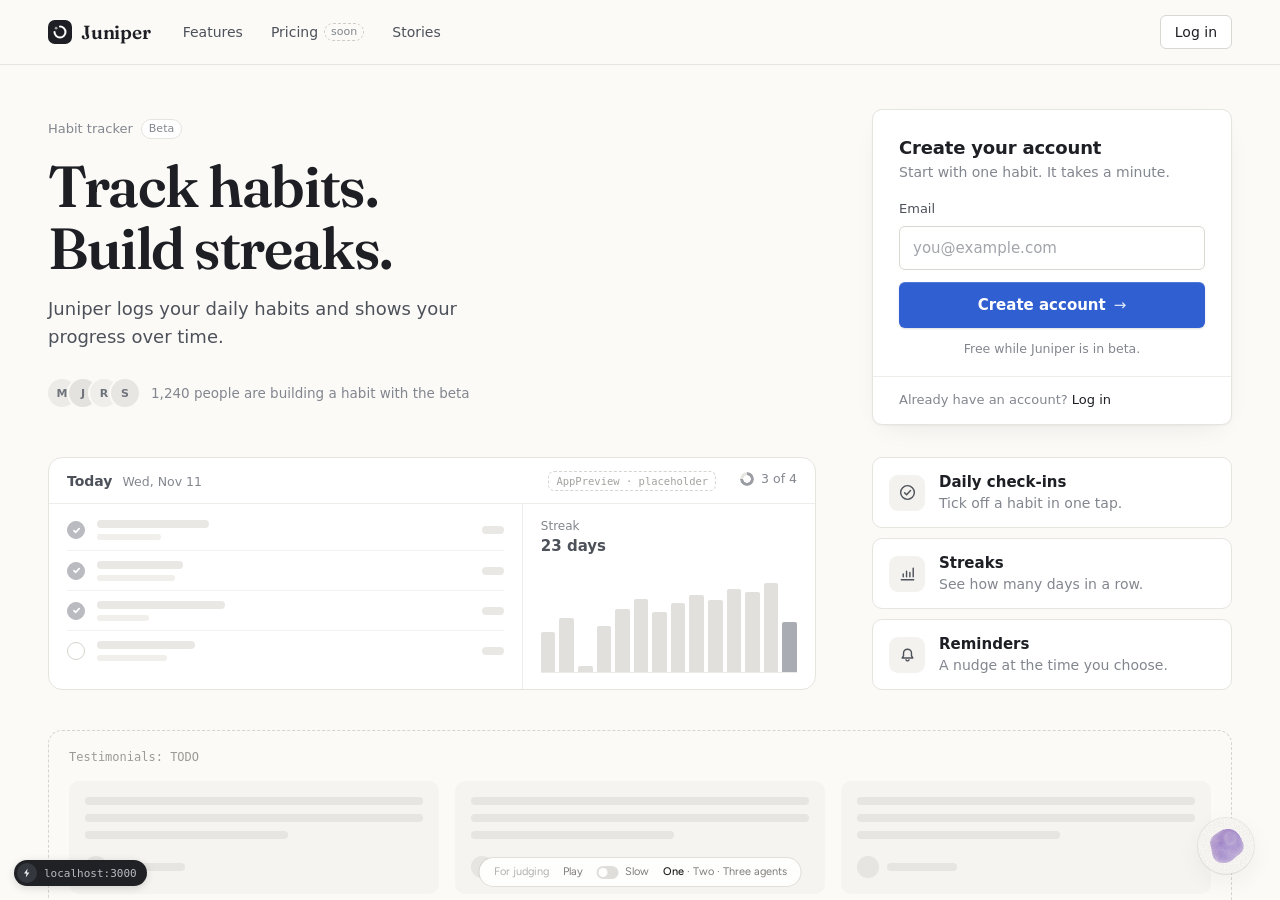
<file: assets/week3/gouache/flow/demo.html>
<!doctype html>
<html lang="en">
<head>
<meta charset="utf-8">
<meta name="viewport" content="width=device-width, initial-scale=1">
<meta name="robots" content="noindex">
<title>The sidebar, working</title>
<script>
  // ?still=1: as if the system asked for reduced motion, so that path can be looked at without changing a setting
  if (new URLSearchParams(location.search).get('still')) { const mm = window.matchMedia.bind(window); window.matchMedia = (q) => (/prefers-reduced-motion/.test(q) ? { matches: true, media: q, addEventListener() {}, removeEventListener() {}, addListener() {}, removeListener() {} } : mm(q)); }
</script>
<link rel="stylesheet" href="../boarddash.css">
<link rel="stylesheet" href="../wc/kit.css">
<link rel="stylesheet" href="../sys/system.css">
<link rel="stylesheet" href="../sys/note.css">
<style>
/* the rail's body is paint: each agent's droplet with its helpers' droplets round it, each in its own pencil ring */
.paint { position: relative; flex: none; }
.slot { position: absolute; display: grid; place-items: center; }
.slot .ring path { transition: stroke-dasharray 1.4s cubic-bezier(.4, 0, .2, 1), stroke .5s, opacity .5s; }
.slot.done .ring path { stroke: var(--c); opacity: .8; }      /* dried: its ring is closed, in its agent's color */
.slot.needs .ring path { stroke: var(--c-you); opacity: .95; stroke-width: 1.3; }      /* held until you answer */
/* a droplet is a canvas you can't click, so each has a round button over it, with nothing drawn */
.hit { position: absolute; inset: -9px; border: 0; padding: 0; background: none; border-radius: 50%; cursor: pointer; }
.hit:disabled { cursor: default; pointer-events: none; }
.hit:focus-visible { outline: 1.5px solid rgba(40, 38, 35, .5); outline-offset: 2px; }
.paint-name { position: absolute; transform: translateX(-50%); font-size: var(--t-1); line-height: var(--l-1); color: var(--c); white-space: nowrap; pointer-events: none; opacity: 0; transition: opacity .6s ease; }
.paint.in .paint-name { opacity: 1; }
.note-mark[aria-label="Redo"] svg.ico, .note-mark[aria-label="Redo"]:hover svg.ico { transform: scaleX(-1); }      /* Redo is Undo's mark, turned the other way */
/* a workshop aid, not part of the product (as in views.html): play a scene, slow it, change how many agents */
.aid { position: fixed; left: 50%; bottom: 14px; transform: translateX(-50%); z-index: 9; display: flex; align-items: center; gap: 14px; padding: 6px 14px; border-radius: 999px; background: var(--k-sheet); box-shadow: 0 0 0 1px var(--k-hair); font-family: var(--k-font); font-size: var(--t-1); line-height: var(--l-1); color: var(--c-quiet); white-space: nowrap; }
.aid button, .aid a { border: 0; padding: 0; background: none; font: inherit; color: var(--c-quiet); cursor: pointer; text-decoration: none; transition: color .2s; }
.aid button:hover, .aid a:hover { color: var(--c-soft); }
.aid [aria-pressed="true"], .aid [aria-current="true"] { color: var(--c-text); font-weight: 500; }
.aid i { font-style: normal; opacity: .6; }
.aid .sw { position: relative; width: 22px; height: 13px; border-radius: 999px; background: var(--c-ctl); transition: background .3s; }
.aid .sw::after { content: ""; position: absolute; left: 2px; top: 2px; width: 9px; height: 9px; border-radius: 50%; background: var(--k-sheet); transition: transform .3s; }
.aid .sw[aria-pressed="true"] { background: var(--c-ctl-on); }
.aid .sw[aria-pressed="true"]::after { transform: translateX(9px); }
.aid label { display: inline-flex; align-items: center; gap: 6px; cursor: pointer; }
@media (prefers-reduced-motion: reduce) { .slot .ring path, .paint-name { transition: none; } }
.film .aid { visibility: hidden; }      /* filmed: the judging strip is out of sight, but still there to be clicked by script */
</style>
</head>
<body>
<!-- Nov 11, late: the words made real. Noah, in chat: "make sure that all the prototyping placeholder stuff ... is
     more so ironed out and made to look much more realistic. Now we just have to really nail the impression that this
     is a functioning app that already exists. Now it's just a demo reel for what it does." So the pile's lines follow
     each ask and agree with what its helpers really change on the page (reply, below), an agent's own note says what
     it's on, the third button change is no longer Gouache's purple, and the judging strip is hidden in the film: when
     this page is in a frame, or with ?film=1 (it stays in the page, so #play can still be clicked by script).
     Before that: -->
<!-- The sidebar, working: a demo. Noah, Nov 11, in chat, about the side rail:
       "Like, everything is working how it should be working. I just want to see maybe kind of a demo. Like, that's
        really going to help us pin down what's not going right and then what we could be fixing with that."
       "I'm curious to see what the kind of leaving looks like for agents after they're finished whatever they're
        working on, and then you start prompting new ones. But I think that's just for the demo reel, like showing how
        they disappear and then different ones take its place as you continue prompting and as you continue building."
       "I would like to see another edge case with multiple LLMs, maybe like 3, playing around with that."
     One page, the sidebar on Juniper, where what's been decided so far happens as you use it, not as a played scene.
     It starts closed, with the puck. The puck or Option Space opens it on the welcome (screen 1); the cross or Esc
     closes it. You type a real ask after the @ and send it. Then:
       the ask goes up as a note in the pile (../sys/pile.js);
       the welcome goes, and each agent present is its own droplet with its name once under it (screen 4 v12: paint
         only). ?agents=1|2|3: Claude, then Codex, then Gemini, each its own bundle, set loosely down the rail;
       the agent you asked gets one to three helper droplets round its own, painted in where there's room. Each is on a
         part of your page, taken from the words of the ask where it can be ("headline", "button", "form", "corners",
         "color", "reminders" ...), and otherwise the next part in turn;
       on your page each helper's part gets its thin pencil line and small droplet (screen 3);
       the helpers work at their own pace, and as each finishes its change really lands on your page, its droplet
         dries and its ring closes in the agent's color;
       an ask that comes back with a question ("This touches your signup form too. Go ahead?") holds a helper on the
         form, its ring amber, until you answer: yes and it does the form, no and it lifts;
       Undo on the pile's note takes that ask's changes back off your page and its helpers lift;
       click a helper's droplet for its pencil note (one line), with Change this and Undo for that one change.
     Leaving: when you send an agent a new ask, the helpers it had already dried lift, one after another, as the new
     ones are painted in, so a bundle never fills up; and an agent with nothing going on for a while settles back to
     its own droplet. Paint never slides: it lifts where it is and comes up where it's needed.
     What the agents say and what they change are canned: every change is one of a few written below (PARTS) that
     take turns, so asking again changes the same part again. Nothing is really asked of anyone.
     The strip at the bottom of the page is only for judging: Play types and sends a few asks for you, Slow halves
     its pace, and One · Two · Three changes how many agents there are. -->
<div class="page"><main class="site" data-state="before"></main></div>
<aside id="rail"></aside>
<div class="overlay"></div>
<div class="aid" role="group" aria-label="Workshop aid"><i>For judging</i><button id="play" aria-pressed="false">Play</button><label><button class="sw" id="slow" aria-pressed="false" aria-label="Slow: half speed"></button>Slow</label><span id="count"></span></div>
<script>/* 30 days copy: the judging strip stays in view inside the frame, so a visitor can press Play */ if (new URLSearchParams(location.search).get('film')) document.documentElement.classList.add('film');</script>
<script src="../site.js"></script>
<script src="../v2/ask.js"></script>
<script src="../wc/wc.js"></script>
<script src="../wc/kit.js"></script>
<script src="../sys/rail.js"></script>
<script src="../sys/note.js"></script>
<script src="../sys/pile.js"></script>
<script>
  const Q = new URLSearchParams(location.search), N = Math.max(1, Math.min(3, +(Q.get('agents') || 1))), WHO = ['claude', 'codex', 'gemini'].slice(0, N);
  let hi, started = false;
  // the rail without its own field, so this page can hear each step of each ask (the pile's `on`), as the dashboard does
  const r = rail.mount(document.getElementById('rail'), { shut: true, home: '../dash23/05-dashboard.html?agents=' + N, onopen: (on) => { if (!hi || started) return; if (on) hi.show(); else hi.hide(); } });
  hi = r.hello('What are we painting?');
  const pl = pile.mount(r.ask, Object.assign({ on: heard, reply }, N === 1 ? { pig: rail.HUES[WHO[0]][1], c: `var(--c-${WHO[0]})` } : {}));
  const field = rail.target(r.ask, WHO, { send: (t, who) => pl.add(t, who) });
  const ov = document.querySelector('.overlay'), pen = kit.lines(ov);
  const paint = document.createElement('div'); paint.className = 'paint'; r.body.appendChild(paint);
  const NOTE_W = 236, clamp = (v, a, b) => Math.max(a, Math.min(b, v));

  // ---- your page: the parts a helper can be on, and the few canned changes each takes in turn. put() really changes
  // the page; with nothing given it puts the part back as it was
  const site = document.querySelector('main.site');
  const words = (node, t) => { if (node.textContent === t) return; node.style.transition = 'opacity .3s'; node.style.opacity = 0; setTimeout(() => { node.textContent = t; node.style.opacity = ''; }, topo.still ? 0 : 300); };
  const card = (on, name) => ({ thing: name + ' card', about: `your ${name} card`, pad: 8, rx: 14, turns: ['tint', 'line'],
    put: (v) => Object.assign(bd.el(on).style, v === 'tint' ? { background: '#f7f1e6', borderColor: '#dccba6', boxShadow: '' } : v === 'line' ? { background: '', borderColor: '#2f5fd0', boxShadow: 'inset 0 0 0 1px #2f5fd0' } : { background: '', borderColor: '', boxShadow: '' }),
    now: `Making your ${name} card stand out.`, then: () => `I made your ${name} card stand out.`, back: `Your ${name} card is back as it was.` });
  const PARTS = {
    headline: { thing: 'Your headline', about: 'your headline', pad: 10, rx: 10, turns: ['Small steps, every day.', 'One habit at a time.', 'Start small. Keep going.'],
      put: (v) => words(bd.el('headline'), v || 'Track habits. Build streaks.'),
      now: 'Rewriting your headline.', then: (v) => `I rewrote your headline in ${term('warmer copy')}: “${v}”`, back: 'Your headline is back as it was.' },
    sub: { thing: 'The line under your headline', about: 'the line under your headline', pad: 8, rx: 10, turns: ['Pick one habit to start. Juniper cheers you on and keeps your streak going.', 'Start with one habit. Juniper keeps count for you.'],
      put: (v) => words(bd.el('sub'), v || 'Juniper logs your daily habits and shows your progress over time.'),
      now: 'Rewriting the line under your headline.', then: () => 'I rewrote the line under your headline.', back: 'That line is back as it was.' },
    form: { thing: 'Signup form', about: 'your signup form', pad: 10, rx: 16, turns: ['14px', '22px', '10px'],
      put: (v) => bd.el('form').style.setProperty('--s-radius', v || '6px'),
      now: 'Softening your signup form’s corners.', then: (v) => `I set your form’s ${term('corner radius')} to ${v}.`, back: 'Your form’s corners are back as they were.' },
    button: { thing: 'Signup button', about: 'your signup button', pad: 6, rx: 12, turns: [['#e8715a', 'Start my first habit'], ['#d9663f', 'Start today'], ['#c4532f', 'Start my streak']],
      put: (v) => { bd.el('button').style.setProperty('--s-accent', v ? v[0] : '#2f5fd0'); words(bd.el('button'), v ? v[1] : 'Create account'); },
      now: `Getting your signup button its ${term('accent color')}.`, then: (v) => `I gave your button a new ${term('accent color')} and ${term('button label')}: “${v[1]}”`, back: 'Your button is back as it was.' },
    reminders: card('reminders', 'Reminders'), streaks: card('streaks', 'Streaks'), checkins: card('checkins', 'Daily check-ins'),
  };
  // which parts an ask is about, from its words; otherwise the next part or two in turn
  const SAID = [['headline', /headline|heading|title|hero|friendl|warm(er)? (word|copy)|wording/], ['sub', /tagline|under (the|your) headline|sub-?head|description|intro/], ['form', /form|corner|round|radius|soft|field/], ['button', /button|colou?r|accent|label|cta/], ['reminders', /remind|nudge|notif/], ['streaks', /streak/], ['checkins', /check-?in|daily/]];
  const TURN = ['headline', 'form', 'button', 'reminders', 'sub', 'streaks', 'checkins']; let turn = 0, asked = 0;
  function about(text) {
    let said = SAID.filter(([, re]) => re.test(text.toLowerCase())).map(([p]) => p);
    if (/under (the|your) headline/.test(text.toLowerCase())) said = said.filter((p) => p !== 'headline');      // "the line under the headline" is that line, not the headline
    said = said.slice(0, 3);
    if (/card|feature/.test(text.toLowerCase()) && !said.some((p) => PARTS[p].turns[0] === 'tint')) said.push('reminders', 'streaks', 'checkins');
    if (said.length) return said.slice(0, 3);
    return Array.from({ length: 1 + (asked % 2) }, () => TURN[turn++ % TURN.length]);
  }
  // what's on each part of the page: the changes laid on it, newest last. The page shows the newest; undo one and it
  // shows the one before, or the part as it was
  const laid = {}, went = {};
  const show = (part) => { const s = laid[part] || []; PARTS[part].put(s.length ? s[s.length - 1].v : null); };
  const land = (h) => { (laid[h.part] = laid[h.part] || []).push(h); show(h.part); };
  const lift = (h) => { const s = laid[h.part] || [], i = s.indexOf(h); if (i >= 0) { s.splice(i, 1); show(h.part); } };

  // ---- paint. In reduced motion a state is one still frame, and paint that leaves is just gone. (The engine only
  // runs a still stage once, when it's made; paint laid later has to be stepped by hand to show)
  const stills = (s) => { for (let i = 0; i < 120; i++) s.stage.step(); };
  const P = {
    come(s, state) { if (topo.still) { s.state = state; s.stage.param(s); s.lay(); stills(s); s.el.style.visibility = ''; } else { s.set(state); s.spread(); } },
    set(s, state) { if (!topo.still) s.set(state); else if (s.alive) { s.set(state); stills(s); } else P.come(s, state); },
    go(s) { if (topo.still) s.el.style.visibility = 'hidden'; else s.leave(); },
  };
  // a droplet in the rail: its paint, its ring, and a button over it. The slot is never faded or moved, so no box
  // shows round the paint
  function spot(who, pig, size, [x, y], seed, label) {
    const slot = document.createElement('span'), rr = size / 2 + (size > 30 ? 9 : 8); slot.className = 'slot'; slot.style.setProperty('--c', `var(--c-${who})`);
    Object.assign(slot.style, { left: x - size / 2 + 'px', top: y - size / 2 + 'px', width: size + 'px', height: size + 'px' });
    paint.appendChild(slot);
    const s = kit.drop(slot, pig, size, 'ready', { hidden: true }); s.stage.lively = 1.7; s.stage.tide = 1.5;
    const ring = rail.ring(slot, rr, seed), hit = document.createElement('button');
    hit.type = 'button'; hit.className = 'hit'; hit.setAttribute('aria-label', label); slot.appendChild(hit);
    return { slot, s, ring, hit, x, y, r: rr };
  }
  // every agent: its own droplet, its name once, and six places round it where a helper can be painted. With two or
  // three agents the bundles are smaller and set loosely down the rail, not in a column
  const SC = [1, 0.84, 0.72][N - 1], AT = [[[130, 146]], [[112, 122], [158, 356]], [[108, 104], [162, 286], [104, 462]]][N - 1];
  const OFF = [[-62, -54], [77, -38], [11, 80], [-76, 44], [84, 48], [10, -88]];
  paint.style.height = AT[N - 1][1] + 150 * SC + 'px';
  const AG = {};
  WHO.forEach((who, i) => {
    const [cx, cy] = AT[i], ag = (AG[who] = { who, cx, cy, hs: [], rest: 0, inside: false });
    ag.me = spot(who, who, Math.round(44 * SC), [cx, cy], i + 2, rail.NAME[who]); ag.me.hit.disabled = true;
    ag.me.hit.onclick = () => openNote(ag);
    const name = document.createElement('span'); name.className = 'paint-name'; name.textContent = rail.NAME[who]; name.style.setProperty('--c', `var(--c-${who})`);
    Object.assign(name.style, { left: cx + 'px', top: cy + 118 * SC + 'px' }); paint.appendChild(name);
    ag.places = OFF.map(([dx, dy]) => ({ at: [cx + dx * SC, cy + dy * SC], by: null, left: 0 }));
  });
  // the first ask: the welcome goes, and the agents are painted in
  function begin() {
    if (started) return; started = true; hi.hide(); paint.classList.add('in');
    WHO.forEach((who, i) => setTimeout(() => { P.come(AG[who].me.s, 'ready'); AG[who].me.hit.disabled = false; }, topo.still ? 0 : 250 + i * 220));
  }

  // ---- a helper: one droplet by its agent, on one part of your page, for one ask
  let seed = 9;
  function helper(ag, x, part, held) {
    // where: a place nobody's in, the one left longest ago first, so new paint comes up beside the old, not on it
    const free = ag.places.filter((p) => !p.by).sort((a, b) => a.left - b.left)[0];
    if (!free) return null;      // six at work for one agent is the most the bundle holds
    const i = ag.places.indexOf(free), pig = rail.HUES[ag.who][i % 3], m = PARTS[part], n = (went[part] = (went[part] || 0) + 1);
    const h = { ag, x, part, held, state: 'off', place: free, v: m.turns[(n - 1) % m.turns.length], timers: [] };
    free.by = h;
    h.p = spot(ag.who, pig, Math.round(25 * SC), free.at, seed++, m.thing); h.p.hit.disabled = true;
    h.t = kit.thing(ov, pen, kit.rect(bd.el(part)), m.pad, m.rx, pig);
    h.p.hit.onclick = () => openNote(h);
    // point at a finished helper: its droplet wets again, with a thin pencil line round what changed
    h.p.hit.onmouseenter = h.p.hit.onfocus = () => { if (h.state === 'done' && !topo.still) { h.t.lit(true); h.p.s.set('lit'); } };
    h.p.hit.onmouseleave = h.p.hit.onblur = () => { if (h.state === 'done' && !topo.still) { h.t.lit(false); h.p.s.set('done'); } };
    ag.hs.push(h);
    return h;
  }
  const after = (h, s, fn) => h.timers.push(setTimeout(fn, s * 1000));
  const says = (h) => { const m = PARTS[h.part]; return h.state === 'done' ? m.then(h.v) : h.state === 'undone' ? m.back : h.state === 'held' ? 'I need your yes before I touch your signup form.' : m.now; };
  function start(h, fin) {      // it's painted in, looks at its part, then gets on with it at its own pace
    if (h.state !== 'off') return;
    h.state = 'working'; h.p.hit.disabled = false; P.come(h.p.s, 'working'); h.p.ring.set(0.28); if (!topo.still) h.t.look(); tally(h.ag);
    after(h, 0.8, () => { if (h.state === 'working') { if (!topo.still) h.t.change(); h.p.ring.set(h.held ? 0.5 : 0.62); tally(h.ag); } });
    if (h.held) return;      // it waits for the question, and your answer
    after(h, fin * 0.7, () => { if (h.state === 'working') { h.p.ring.set(0.84); tally(h.ag); } });
    after(h, fin, () => finish(h));
  }
  function finish(h) {      // its change lands on your page; it dries, and its ring closes in its agent's color
    if (h.state !== 'working' && h.state !== 'held') return;
    h.state = 'done'; land(h); P.set(h.p.s, 'done'); h.p.ring.set(1); h.p.slot.classList.remove('needs'); h.p.slot.classList.add('done');
    if (topo.still) { h.t.mark(); stills(h.t.s); } else h.t.done();
    fresh(h); tally(h.ag);
  }
  function hold(h) {      // the ask came back with a question: it stops where it is, ring amber, until you answer
    if (h.state !== 'working') return;
    h.state = 'held'; P.set(h.p.s, 'waiting'); h.p.slot.classList.add('needs'); if (!topo.still) h.t.wait(); fresh(h); tally(h.ag);
  }
  function leave(h) {      // it lifts, as paint does, and its place is free for the next
    if (h.state === 'gone') return;
    h.timers.forEach(clearTimeout); const was = h.state; h.state = 'gone';
    if (open && open.of === h) shut();
    h.p.hit.disabled = true; h.p.ring.set(0); h.p.slot.classList.remove('done', 'needs');
    if (was !== 'off' && was !== 'undone') P.go(h.p.s);
    if (topo.still) h.t.s.el.style.visibility = 'hidden'; else h.t.clear();
    h.place.by = null; h.place.left = Date.now(); h.ag.hs.splice(h.ag.hs.indexOf(h), 1);
    setTimeout(() => { h.p.s.stage.remove(); h.p.slot.remove(); h.t.s.stage.remove(); h.t.s.el.remove(); h.t.r.remove(); }, topo.still ? 0 : 2400);
    tally(h.ag);
  }
  function undo(h) {      // one change off your page: its paint lifts, its ring goes back to pencil. Redo paints it back
    if (h.state === 'done') { h.state = 'undone'; lift(h); if (topo.still) h.t.s.el.style.visibility = 'hidden'; else { h.t.lit(false); h.t.clear(); } P.go(h.p.s); h.p.slot.classList.remove('done'); }
    else if (h.state === 'undone') { h.state = 'done'; land(h); if (topo.still) h.t.s.el.style.visibility = ''; else h.t.mark(); P.come(h.p.s, 'done'); h.p.slot.classList.add('done'); }
    fresh(h); tally(h.ag);
  }
  // an agent's own ring: how far its helpers have got, taken together. With none it's just its droplet. Left alone
  // for a while with nothing going on, its dried helpers lift and it settles back to that
  function tally(ag) {
    const live = ag.hs, busy = live.some((h) => h.state === 'working' || h.state === 'held' || h.state === 'off'), dried = live.filter((h) => h.state === 'done' || h.state === 'undone');
    ag.me.ring.set(live.length ? live.reduce((n, h) => n + h.p.ring.part, 0) / live.length : 0);
    const st = busy ? 'working' : dried.length ? 'done' : 'ready';
    if (started && ag.st !== st) { ag.st = st; P.set(ag.me.s, st); }
    ag.me.slot.classList.toggle('done', !busy && dried.length > 0);
    clearTimeout(ag.rest);
    if (!busy && dried.length) ag.rest = setTimeout(function settle() {
      if (ag.inside || (open && (open.of === ag || open.of.ag === ag))) { ag.rest = setTimeout(settle, 4000); return; }
      ag.hs.filter((h) => h.state === 'done' || h.state === 'undone').forEach((h, i) => setTimeout(() => leave(h), topo.still ? 0 : i * 260));
    }, 24000);
    fresh(ag);
  }
  paint.onmousemove = (e) => { const b = paint.getBoundingClientRect(), y = e.clientY - b.top; WHO.forEach((w) => { AG[w].inside = Math.abs(y - AG[w].cy) < 130 * SC; }); };
  paint.onmouseleave = () => WHO.forEach((w) => { AG[w].inside = false; });

  // ---- what the pile tells this page about each ask (../sys/pile.js, `on`)
  const jobs = new Map();
  function heard(what, x) {
    const ag = AG[x.who] || AG[WHO[0]], job = jobs.get(x);
    if (what === 'sent') {
      begin();
      if (job) job.forEach(leave);      // a reply sends the same ask round again: its own helpers make way
      // leaving: what this agent had already dried lifts, one after another, as the new ones are painted in
      ag.hs.filter((h) => h.state === 'done' || h.state === 'undone').forEach((h, i) => setTimeout(() => leave(h), topo.still ? 0 : i * 260));
      const parts = about(x.text); asked++;
      if (x.asks && !parts.includes('form')) parts.push('form');      // the question is about your signup form, so a helper stands by on it
      const hs = parts.map((p) => helper(ag, x, p, x.asks && p === 'form')).filter(Boolean);
      jobs.set(x, hs);
      hs.forEach((h, i) => after(h, topo.still ? 0 : 0.45 + i * 0.55, () => start(h, 2.0 + i * 0.7)));      // each at its own pace, all done before the agent says so
    }
    if (what === 'ask' && job) job.filter((h) => h.held).forEach(hold);
    if (what === 'done' && job) {
      const no = x.answer === 'no';
      job.forEach((h) => {
        if (h.state === 'held' || (h.held && h.state === 'working')) { if (no) leave(h); else { h.state = 'working'; h.p.slot.classList.remove('needs'); P.set(h.p.s, 'working'); h.p.ring.set(0.8); if (!topo.still) h.t.change(); fresh(h); after(h, topo.still ? 0 : 0.9, () => finish(h)); } }
        else if (h.state === 'working' || h.state === 'off') { h.timers.forEach(clearTimeout); if (h.state === 'off') { h.state = 'working'; h.p.hit.disabled = false; P.come(h.p.s, 'working'); } finish(h); }
      });
    }
    if (what === 'back' && job) { job.slice().forEach((h) => { lift(h); leave(h); }); jobs.delete(x); }      // Undo on the pile's note: the ask's changes come off your page and its helpers lift
    if (what === 'ask' && playing) setTimeout(() => { const y = x.nt.el.querySelector('.note-mark[aria-label="Yes"]'); if (y && playing) y.click(); }, pace(1800));
  }

  // ---- what the agent says in the pile about an ask (../sys/pile.js asks for it once the ask is sent, after its
  // helpers are set going), so its lines say what really changes on the page
  const plain = (t) => t.replace(/<[^>]+>/g, '');
  const listed = (a) => (a.length < 2 ? a[0] : a.slice(0, -1).join(', ') + ' and ' + a[a.length - 1]);
  const capped = (t) => t.charAt(0).toUpperCase() + t.slice(1);
  const RES = {      // what's true once a helper's change has landed: in full, and short for a list
    headline: (v) => [`Your headline now says “${v}”`, 'a new headline'],
    sub: () => ['The line under your headline is rewritten.', 'a new line under it'],
    form: (v) => [`Your signup form has ${v} corners now.`, `${v} corners on your form`],
    button: (v) => [`Your button has a warmer color and says “${v[1]}”.`, 'a warmer button'],
  };
  const res = (h) => (RES[h.part] || ((v) => [`${capped(PARTS[h.part].about)} stands out now.`, `${PARTS[h.part].about} standing out`]))(h.v);
  function reply(text, who, x) {
    const hs = jobs.get(x) || []; if (!hs.length) return null;
    const main = hs.filter((h) => !h.held), held = hs.find((h) => h.held), all = main.length ? main : hs;
    const done = all.length === 1 ? 'Done. ' + res(all[0])[0] : `Done. ${capped(listed(all.map((h) => res(h)[1])))}.`;
    const only = held && !main.length;      // the ask was about the form itself
    return {
      look: `Looking at ${listed([...new Set(all.map((h) => PARTS[h.part].about))])}.`,
      doing: plain(PARTS[all[0].part].now),
      done,
      q: only ? `I’d round your signup form’s corners to ${held.v}. Go ahead?` : 'This touches your signup form too. Go ahead?',
      yes: only ? 'Done. ' + res(held)[0] : 'Done, your signup form included.',
      no: only ? 'Okay. I left your signup form as it was.' : 'Done. I left your signup form as it was.',
      back: all.length === 1 ? `Undone. ${capped(PARTS[all[0].part].about)} is back as it was.` : 'Undone. Your page is back as it was.',
    };
  }

  // ---- the note: one at a time, one line, and pencil marks for what you can do about a finished change
  let open = null;
  // an agent's own note: what it's on, by name; "That's done." once its helpers have all dried
  const busyOn = (of) => listed([...new Set(of.hs.filter((h) => h.state === 'working' || h.state === 'off').map((h) => PARTS[h.part].about))]);
  const line = (of) => of.me ? (of.hs.some((h) => h.state === 'held') ? 'I need your yes on your signup form.' : of.hs.some((h) => h.state === 'working' || h.state === 'off') ? `I’m on ${busyOn(of)}.` : of.hs.length ? 'That’s done.' : 'Ready when you are.') : says(of);
  const marks = (of) => of.me || (of.state !== 'done' && of.state !== 'undone') ? [] : [
    { mark: 'edit', label: 'Change this', on: () => { shut(); field.lock(of.ag.who); field.say(`About ${PARTS[of.part].about}: `); } },      // the words go in the real field, after the @, and it's yours to finish
    { mark: 'undo', label: of.state === 'undone' ? 'Redo' : 'Undo', on: () => undo(of) },
  ];
  function shut() {
    if (!open) return;
    const o = open; open = null;
    o.n.open(false); o.lead.classList.remove('open');
    setTimeout(() => { o.n.el.remove(); o.lead.remove(); }, 600);
  }
  function openNote(of) {      // of: a helper, or an agent itself
    if (open && open.of === of) return shut();
    shut();
    const p = of.me || of.p, who = of.who || of.ag.who, top = p.y + p.r + 16, left = clamp(p.x - 60, 2, paint.clientWidth - NOTE_W - 2), tx = clamp(p.x, left + 22, left + NOTE_W - 22), y0 = p.y + p.r + 3;
    const n = note.make(paint, { at: [left, top], w: NOTE_W, c: `var(--c-${who})` });
    const lead = document.createElementNS('http://www.w3.org/2000/svg', 'svg'); lead.setAttribute('class', 'note-lead'); lead.setAttribute('aria-hidden', 'true');
    lead.innerHTML = `<path pathLength="1" d="M${p.x} ${y0}C${p.x} ${y0 + 5} ${tx} ${top - 5} ${tx} ${top + 1}"/>`;
    paint.appendChild(lead); paint.appendChild(p.slot);      // the droplet you clicked stays in front of the note's blur
    const text = line(of); n.say(text, true).acts(marks(of), true);
    open = { n, lead, of, text, state: of.state };
    requestAnimationFrame(() => requestAnimationFrame(() => { if (open && open.n === n) { n.open(); lead.classList.add('open'); } }));
  }
  function fresh(of) {      // the note that's up keeps to what its droplet is doing now
    if (!open || open.of !== of) return;
    const text = line(of);
    if (text !== open.text) open.n.say(text);
    if (of.state !== open.state) open.n.acts(marks(of));
    open.text = text; open.state = of.state;
  }
  r.el.addEventListener('click', (e) => { if (!e.target.closest('.note, .hit')) shut(); });
  // Esc: a word's meaning first, then a note, then the pile if it's up; only then does it reach the rail and close it
  addEventListener('keydown', (e) => {
    if (e.key !== 'Escape') return;
    if (open) { e.stopPropagation(); if (paint.querySelector('.note.small.open')) open.n.mean(); else shut(); }
    else if (pl.isUp()) { e.stopPropagation(); pl.toggle(); }
  }, true);

  // ---- for judging only: Play types and sends a few asks for you; Slow halves its pace
  const SCENE = [
    [['claude', 'make the headline friendlier'], ['claude', 'soften the form'], ['claude', 'give the button a warmer color'], ['claude', 'make reminders stand out']],
    [['claude', 'make the headline friendlier'], ['codex', 'make reminders stand out'], ['claude', 'give the button a warmer color'], ['codex', 'tidy the streaks card']],
    [['claude', 'make the headline friendlier'], ['codex', 'make reminders stand out'], ['gemini', 'check the button’s color'], ['claude', 'rewrite the line under the headline']],
  ][N - 1];
  let playing = false, slow = false;
  const pace = (ms) => (topo.still ? Math.min(ms, 400) : ms) * (slow ? 2 : 1), wait = (ms) => new Promise((ok) => setTimeout(ok, pace(ms)));
  const playBtn = document.getElementById('play'), slowBtn = document.getElementById('slow');
  async function play() {
    if (playing) { playing = false; playBtn.setAttribute('aria-pressed', false); return; }      // click it again to stop
    playing = true; playBtn.setAttribute('aria-pressed', true);
    if (r.el.classList.contains('shut')) { r.open(true); await wait(1400); }
    for (const [who, text] of SCENE) {
      if (!playing) break;
      field.lock(who); field.input.value = '';
      for (const ch of text) { if (!playing) break; field.input.value += ch; await wait(42); }
      await wait(350); if (!playing) break;
      field.input.dispatchEvent(new KeyboardEvent('keydown', { key: 'Enter', bubbles: true }));
      await wait(7600);
    }
    playing = false; playBtn.setAttribute('aria-pressed', false); field.input.blur();
  }
  playBtn.onclick = play;
  slowBtn.onclick = () => { slow = !slow; slowBtn.setAttribute('aria-pressed', slow); };
  document.getElementById('count').innerHTML = ['One', 'Two', 'Three'].map((w, i) => `<a href="?agents=${i + 1}${Q.get('still') ? '&still=1' : ''}" ${i + 1 === N ? 'aria-current="true"' : ''}>${w}</a>`).join(' · ') + ' agents';
  // 30 days copy: changing the number of agents replaces this page in the frame, so it never adds to the history around it
  document.getElementById('count').addEventListener('click', (e) => { const a = e.target.closest('a'); if (a) { e.preventDefault(); location.replace(a.href); } });
</script>
</body>
</html>
</file>
<file: styles.css>
/*
  30 days, in noaoh.com's language (its tokens.css and globals.css, carried over).
  White page, black type, gray for what's secondary. One typeface, four sizes. The work supplies the color.
*/

:root {
  --bg: #ffffff;
  --ink: #000000;
  --muted: #737373;
  --placeholder: #cfcfcf;

  --glass-fill: linear-gradient(180deg, rgb(255 255 255 / 0.72), rgb(238 245 255 / 0.5));
  --glass-blur: blur(24px) saturate(1.8);
  --glass-edge: rgb(255 255 255 / 0.75);
  --glass-shadow:
    inset 0 1px 0 rgb(255 255 255 / 0.9),
    inset 0 -1px 0 rgb(0 0 0 / 0.04),
    0 1px 2px rgb(0 0 0 / 0.05),
    0 10px 36px rgb(0 0 0 / 0.08);
  --glass-grain: url("data:image/svg+xml,%3Csvg xmlns='http://www.w3.org/2000/svg' width='160' height='160'%3E%3Cfilter id='g'%3E%3CfeTurbulence type='fractalNoise' baseFrequency='.85' numOctaves='3' stitchTiles='stitch'/%3E%3CfeColorMatrix type='saturate' values='0'/%3E%3C/filter%3E%3Crect width='100%25' height='100%25' filter='url(%23g)' opacity='.55'/%3E%3C/svg%3E");

  --blue: #5b77e8;
  --red: #e8604f;
  --yellow: #f2c94c;

  --font: "Geist", "Helvetica Neue", Arial, sans-serif;
  --size-display: clamp(2.75rem, 9.7vw, 8.75rem);
  --size-title: clamp(1.25rem, 1.1rem + 0.4vw, 1.5rem);
  --size-body: 1rem;
  --size-small: 0.8125rem;
  --weight-regular: 400;
  --weight-medium: 500;
  --weight-bold: 600;
  --tracking-tight: -0.05em;
  --tracking-body: -0.01em;
  --leading-title: 1.25;
  --leading-body: 1.5;

  --radius-nav: 14px;
  --radius-pill: 999px;

  --space-1: 4px;
  --space-2: 8px;
  --space-3: 12px;
  --space-4: 16px;
  --space-5: 24px;
  --space-6: 32px;
  --space-7: 48px;
  --space-8: 64px;
  --space-9: 96px;
  --space-10: 128px;

  --gutter: clamp(16px, 3.6vw, 64px);
  --column: 680px;
  --nav-h: 36px;
  --nav-inset: max(8px, calc(var(--gutter) - 20px));

  --ease: cubic-bezier(0.16, 1, 0.3, 1);
  --ease-flip: cubic-bezier(0.65, 0, 0.35, 1);
  --dur-fast: 150ms;
  --enter: enter 800ms var(--ease) backwards;
  --enter-step: 70ms;

  --grain: url("data:image/svg+xml,%3Csvg xmlns='http://www.w3.org/2000/svg' width='180' height='180'%3E%3Cfilter id='n'%3E%3CfeTurbulence type='fractalNoise' baseFrequency='0.85' numOctaves='3' stitchTiles='stitch'/%3E%3CfeColorMatrix values='0 0 0 0 0 0 0 0 0 0 0 0 0 0 0 0 0 0 1.8 -0.68'/%3E%3C/filter%3E%3Crect width='100%25' height='100%25' filter='url(%23n)'/%3E%3C/svg%3E");
  --grain-strength: 0.06;
}

/* The index and the stage: on wide screens the index runs down the left and everything centers on a 1040px stage */
@media (min-width: 1100px) {
  :root {
    --stage: 1040px;
    --gutter: max(200px, calc((100vw - var(--stage)) / 2));
  }
}

*, *::before, *::after { box-sizing: border-box; }
* { margin: 0; }

html {
  -webkit-text-size-adjust: 100%;
  text-size-adjust: 100%;
  scroll-behavior: smooth;
  scroll-padding-top: calc(var(--nav-h) + var(--space-4));
  background: var(--bg);
}

body {
  min-height: 100svh;
  background: var(--bg);
  color: var(--ink);
  font-family: var(--font);
  font-size: var(--size-body);
  font-weight: var(--weight-regular);
  letter-spacing: var(--tracking-body);
  line-height: var(--leading-body);
  -webkit-font-smoothing: antialiased;
  -moz-osx-font-smoothing: grayscale;
  overflow-x: clip;
}

img, video, svg, canvas { display: block; max-width: 100%; }
input, button, select, textarea { font: inherit; color: inherit; }
button { cursor: pointer; }
a { color: inherit; text-decoration-thickness: 1.5px; text-underline-offset: 0.15em; }
h1, h2, h3 { font-weight: var(--weight-medium); text-wrap: balance; }
p { text-wrap: pretty; }
:focus-visible { outline: 2px solid var(--ink); outline-offset: 4px; }

.visually-hidden {
  position: absolute !important;
  width: 1px; height: 1px; padding: 0; margin: -1px;
  overflow: hidden; clip: rect(0, 0, 0, 0); white-space: nowrap; border: 0;
}

.skip-link {
  position: fixed; left: var(--gutter); top: var(--space-2); z-index: 200;
  padding: var(--space-2) var(--space-4);
  background: var(--ink); color: var(--bg);
  font-size: var(--size-small); text-decoration: none;
  transform: translateY(-200%);
}
.skip-link:focus-visible { transform: none; }

/* Grain: a fine, still noise over everything, pictures included */
body::after {
  content: "";
  position: fixed; inset: 0; z-index: 2147483000;
  background-image: var(--grain);
  opacity: var(--grain-strength);
  pointer-events: none;
}

/* Highlights take the glass's colors, the next one each time */
:root, html[data-hl="blue"] {
  --hl-bg: color-mix(in srgb, #5b77e8 14%, white);
  --hl-ink: color-mix(in srgb, #5b77e8 78%, black);
}
html[data-hl="red"] {
  --hl-bg: color-mix(in srgb, #e8604f 13%, white);
  --hl-ink: color-mix(in srgb, #e8604f 76%, black);
}
html[data-hl="yellow"] {
  --hl-bg: color-mix(in srgb, #f2c94c 24%, white);
  --hl-ink: color-mix(in srgb, #f2c94c 50%, black);
}
::selection { background: var(--hl-bg); color: var(--hl-ink); }

/* ---------- Mirrored letters (Flip) ---------- */

.word { white-space: nowrap; }
.char { display: inline-block; }
.glyph {
  display: inline-block;
  transform-origin: 50% var(--axis, 59%);
  transition: transform 0s var(--k-delay, var(--hold, 0s));
}
[data-link] .char:hover .glyph { transform: scaleY(-1); transition-delay: 0s; }

/* In big type, only the letter's own ink counts as hovering it */
[data-exact] .char, [data-exact] .glyph { pointer-events: none; }
[data-exact] .glyph { position: relative; }
[data-exact] .glyph::before {
  content: "";
  position: absolute; left: 0; right: 0;
  top: var(--ink-top, 0); height: var(--ink-height, 100%);
  pointer-events: auto;
}

/* A letter that changes turns over for a beat */
[data-turn] .glyph { animation: ripple 260ms steps(1, end); }
@keyframes ripple { from { transform: scaleY(-1); } to { transform: none; } }

/* The Konami code: letters turn over in a wave */
html[data-konami] .glyph[data-wave] { transform: scaleY(-1); }

/* ---------- Entrances ---------- */

@keyframes enter {
  from { opacity: var(--enter-from, 0); translate: 0 var(--enter-rise, 10px); }
}

@media (prefers-reduced-motion: no-preference) {
  html.js [data-reveal]:not([data-shown]) { opacity: 0; }
  [data-reveal][data-shown] { animation: var(--enter); animation-delay: calc(var(--enter-step) * var(--reveal-i, 0)); }
  .piece[data-reveal] { --enter-from: 0.35; --enter-rise: 6px; }
  html.js .piece[data-reveal]:not([data-shown]) { opacity: 0.35; }

  /* The lander rises in once the loader clears */
  .lander > * { animation: var(--enter); animation-delay: calc(1.38s + var(--i, 0) * 90ms); }
  .lander > .sentence { --i: 1; }
  .lander > .facts { --i: 2; }
}

@media (prefers-reduced-motion: reduce) {
  html { scroll-behavior: auto; }
  *, *::before, *::after {
    animation-duration: 0.01ms !important;
    animation-iteration-count: 1 !important;
    transition-duration: 0.01ms !important;
  }
}

/* ---------- Loader ---------- */

.loader {
  position: fixed; inset: 0; z-index: 1000;
  background: var(--bg);
  pointer-events: none;
  animation: loader-clear 340ms ease 1.38s forwards;
}
.loader span {
  position: absolute; left: 50%; top: 50%;
  width: 22px; height: 22px; margin: -11px 0 0 -11px;
  border-radius: 50%;
  background-color: color-mix(in srgb, var(--c) 62%, transparent);
  background-image: var(--glass-grain);
  background-blend-mode: soft-light;
  box-shadow: inset 0 0 0 1px rgb(0 0 0 / 0.04), inset 0 -3px 6px rgb(0 0 0 / 0.06);
  opacity: 0;
  scale: 0.4;
  animation:
    loader-pop 360ms cubic-bezier(0.34, 1.56, 0.64, 1) calc(var(--k) * 110ms) forwards,
    loader-fade 260ms ease-in calc(720ms + var(--k) * 110ms) forwards;
}
.loader span:nth-child(1) { --c: var(--blue); --k: 0; translate: 0 -10px; }
.loader span:nth-child(2) { --c: var(--red); --k: 1; translate: -12px 10px; }
.loader span:nth-child(3) { --c: var(--yellow); --k: 2; translate: 12px 10px; }
@keyframes loader-pop { to { opacity: 1; scale: 1; } }
@keyframes loader-fade { from { opacity: 1; scale: 1; } to { opacity: 0; scale: 0.8; } }
@keyframes loader-clear { to { opacity: 0; visibility: hidden; } }
@media (prefers-reduced-motion: reduce) { .loader { display: none; } }
html:not(.js) .loader { display: none; }

/* ---------- Nav: the frosted bar, under 1100px ---------- */

.nav {
  position: fixed; top: 0; left: var(--nav-inset); right: var(--nav-inset); z-index: 50;
  border: 1px solid var(--glass-edge); border-top: 0;
  border-radius: 0 0 var(--radius-nav) var(--radius-nav);
  background: var(--glass-fill);
  -webkit-backdrop-filter: var(--glass-blur);
  backdrop-filter: var(--glass-blur);
  box-shadow: var(--glass-shadow);
}
html[data-bands] .nav { z-index: 62; }
.nav-inner {
  position: relative;
  display: flex; align-items: center; justify-content: space-between; gap: var(--space-5);
  height: calc(var(--nav-h) - 1px);
  padding-inline: max(14px, calc(var(--gutter) - var(--nav-inset) - 1px));
  font-weight: var(--weight-medium);
  line-height: 1;
}
.nav-name { color: var(--ink); text-decoration: none; }
.nav-at { color: var(--muted); }
@media (min-width: 1100px) { .nav { display: none; } }

/* ---------- The index, down the left, 1100px and up ---------- */

.rail { display: none; }
@media (min-width: 1100px) { .rail { display: block; } }

.crumb {
  position: fixed; top: var(--space-5); left: var(--space-6); z-index: 40;
  color: var(--muted); font-size: var(--size-small);
}
.crumb a { color: var(--ink); text-decoration: none; }
.here { color: var(--muted); }

.side {
  position: fixed; top: 50%; left: var(--space-6); z-index: 40;
  max-width: calc(var(--gutter) - var(--space-8));
  translate: 0 -50%;
  font-size: var(--size-small);
  line-height: 1.6;
}
.side ul { padding: 0; list-style: none; }
.side a, .side li > span {
  position: relative; display: inline-block;
  color: rgb(0 0 0 / 0.24);
  text-decoration: none;
  transition: color var(--dur-fast) ease;
}
.side li:is([data-at], [data-path]) > a, .side a:hover { color: var(--ink); }
.side li[data-soon] > span { color: rgb(0 0 0 / 0.14); }
.pages > li + li { margin-top: var(--space-2); }
.days { padding-left: var(--space-3) !important; margin: var(--space-1) 0; }

/* Only the week you're in stays open; on the lander, none. A week that opens drops down, its days a beat apart. */
.side li[data-week]:not([data-path]) > .days { display: none; }

@media (prefers-reduced-motion: no-preference) {
  .drop { display: grid; overflow: hidden; animation: drop 420ms var(--ease-flip) backwards; }
  .drop > li { animation: item-in 360ms var(--ease) backwards; animation-delay: calc(140ms + var(--i, 0) * 35ms); }
}
@keyframes drop { from { max-height: 0; } to { max-height: calc(var(--rows, 10) * 1.6em + 0.75em); } }
@keyframes item-in { from { opacity: 0; translate: -6px -4px; } }

/* ---------- Lander ---------- */

main { padding-inline: var(--gutter); }

.lander {
  padding-top: calc(var(--nav-h) + var(--space-9));
  padding-bottom: var(--space-9);
}
@media (min-width: 1100px) { .lander { padding-top: var(--space-10); } }

/* The one main moment: set like the footer's count, edge to edge (main.js fits it) */
.name {
  width: max-content;
  font-size: calc(min(100vw - 2 * var(--gutter), 1040px) / 3.9);
  font-weight: var(--weight-medium);
  letter-spacing: var(--tracking-tight);
  line-height: 0.9;
  white-space: nowrap;
  cursor: default;
  user-select: none;
}

.sentence {
  max-width: 21em;
  padding-top: var(--space-6);
  font-size: clamp(1.5rem, 1rem + 1.6vw, 2.75rem);
  font-weight: var(--weight-medium);
  letter-spacing: -0.03em;
  line-height: 1.12;
  cursor: default;
}

/* "Currently / Previously": the four-column rhythm, gray labels over black content */
.facts {
  display: grid;
  grid-template-columns: repeat(4, minmax(0, 1fr));
  gap: var(--space-5);
  padding-top: var(--space-8);
}
.facts dt { color: var(--muted); font-size: var(--size-small); }
.facts dd { margin: 0; }
@media (max-width: 719px) {
  .facts { grid-template-columns: repeat(2, minmax(0, 1fr)); }
}

/* ---------- A day ---------- */

.day { padding-top: var(--space-10); }
.day + .day { border-top: 0; }

.day-head {
  display: flex; align-items: baseline; justify-content: space-between; gap: var(--space-5);
  padding-bottom: var(--space-7);
}
.day-n {
  font-size: clamp(2.5rem, 5vw, 4.5rem);
  font-weight: var(--weight-medium);
  letter-spacing: var(--tracking-tight);
  line-height: 0.95;
}
.day-date { color: var(--muted); }

.piece { position: relative; }
.words {
  max-width: var(--column);
  padding-top: var(--space-6);
}
.words + .piece { margin-top: var(--space-9); }
.label { color: var(--muted); font-size: var(--size-small); }
.headline {
  padding-top: var(--space-1);
  font-size: var(--size-title);
  font-weight: var(--weight-medium);
  letter-spacing: var(--tracking-tight);
  line-height: var(--leading-title);
}
.body { padding-top: var(--space-3); color: var(--muted); }
.credit { padding-top: var(--space-3); color: var(--muted); font-size: var(--size-small); }
.credit a { color: var(--muted); }
.credit a:hover { color: var(--ink); }

/* The Interactive mark: one faint icon after a header's last word; hovered, a glass card says "Interactive" */
.mark { position: relative; display: inline-flex; margin-block: -6px; margin-left: var(--space-1); vertical-align: middle; }
.mark-icon {
  display: grid; place-items: center;
  width: 32px; height: 32px; padding: 0;
  border: 0; border-radius: var(--radius-pill);
  background: none; color: rgb(0 0 0 / 0.3);
  transition: color var(--dur-fast) ease;
}
.mark:hover .mark-icon, .mark-icon:focus-visible { color: var(--ink); }
.mark-card, .glass-card {
  padding: 6px 10px;
  border: 1px solid var(--glass-edge);
  border-radius: 9px;
  background: var(--glass-fill);
  -webkit-backdrop-filter: var(--glass-blur);
  backdrop-filter: var(--glass-blur);
  box-shadow: inset 0 1px 0 rgb(255 255 255 / 0.9), 0 1px 2px rgb(0 0 0 / 0.04), 0 4px 12px rgb(0 0 0 / 0.06);
  color: var(--ink);
  font-size: var(--size-small);
  font-weight: var(--weight-medium);
  letter-spacing: var(--tracking-body);
  line-height: 1;
  white-space: nowrap;
}
.mark-card {
  position: absolute; left: 100%; top: 50%; z-index: 3;
  opacity: 0; translate: 0 -50%;
  pointer-events: none;
  transition: opacity 280ms linear, translate 280ms var(--ease);
}
.mark:hover .mark-card, .mark:focus-within .mark-card { opacity: 1; translate: var(--space-1) -50%; }

/* Pictures stay above the Konami code's colors while it runs */
html[data-bands] :is(.zine, .loop, .frame, .shot, .copy-thumbs) { position: relative; z-index: 61; }

/* ---------- Day 1: the zine and the glyph viewer ---------- */

.zine { position: relative; width: 100%; aspect-ratio: 16 / 9; }
.zine-stage { position: absolute; inset: -14% -3%; }
.zine-stage canvas { width: 100% !important; height: 100% !important; }
.zine + * , .day .words { position: relative; z-index: 1; }

.glyphs { width: 100%; }
.glyphs .bl-gv { border: 0; background: var(--bg); font-size: var(--size-small); font-family: var(--font); }
.glyphs .bl-gv .win, .glyphs .bl-gv.narrow .win, .glyphs .bl-gv .grid > * { border: 0; }
.glyphs .bl-gv .grid button { border-radius: var(--radius-nav); transition: background-color var(--dur-fast) ease; }
.glyphs .bl-gv .grid button:hover { background: rgb(0 0 0 / 0.04); }
.glyphs .bl-gv .grid button[aria-current="true"] { background: rgb(0 0 0 / 0.07); }
.glyphs .bl-gv .pt.control i { background: var(--bg); }
.glyphs .bl-gv .toggle {
  top: var(--space-4); left: var(--space-4);
  gap: 2px; padding: 3px;
  border: 1px solid var(--glass-edge);
  border-radius: var(--radius-pill);
  background: var(--glass-fill);
  -webkit-backdrop-filter: var(--glass-blur);
  backdrop-filter: var(--glass-blur);
  box-shadow: var(--glass-shadow);
}
.glyphs .bl-gv .toggle button {
  padding: 6px 14px;
  border-radius: var(--radius-pill);
  color: var(--muted);
  font-size: var(--size-small);
  font-weight: var(--weight-medium);
  letter-spacing: var(--tracking-body);
}
.glyphs .bl-gv .toggle button[aria-pressed="true"] {
  background: rgb(255 255 255 / 0.92);
  color: var(--ink);
  box-shadow: inset 0 1px 0 rgb(255 255 255 / 0.9), 0 1px 2px rgb(0 0 0 / 0.06), 0 2px 8px rgb(0 0 0 / 0.06);
}
.glyphs .bl-gv .stat::after { border-radius: var(--radius-pill); font-size: var(--size-small); }

/* ---------- Loops ---------- */

.loop { position: relative; margin: 0; }
.loop video { width: 100%; height: 100%; object-fit: contain; }
.loop-wide { aspect-ratio: 16 / 9; }
.loop-tall { aspect-ratio: 9 / 16; }

/* Pause and play, and replay: small pills of the nav's glass at the top right, shown on hover */
.control {
  position: absolute; top: var(--space-3); right: var(--space-3); z-index: 2;
  display: grid; place-items: center;
  width: 28px; height: 28px; padding: 0;
  border: 1px solid var(--glass-edge);
  border-radius: var(--radius-pill);
  background: var(--glass-fill);
  -webkit-backdrop-filter: var(--glass-blur);
  backdrop-filter: var(--glass-blur);
  box-shadow: var(--glass-shadow);
  color: var(--ink);
  opacity: 0;
  transition: opacity var(--dur-fast) ease;
}
*:hover > .control, .control:focus-visible, .steps:hover .control { opacity: 1; }
@media (hover: none) { .control { opacity: 1; } }
.control svg { width: 10px; height: 10px; fill: currentColor; }
.control.replay { right: calc(var(--space-3) + 28px + var(--space-2)); }
.control.replay svg { fill: none; stroke: currentColor; stroke-width: 2.6; stroke-linecap: round; stroke-linejoin: round; }

/* ---------- Day 4: tiles that take turns, with the signature dot ---------- */

.steps {
  position: relative;
  container-type: inline-size;
  display: grid;
  grid-template-columns: repeat(var(--count, 3), minmax(0, 1fr));
  gap: var(--space-6) var(--space-4);
  padding: 0;
  list-style: none;
  width: 100%;
  max-width: calc(var(--count) * (100% - 3 * var(--space-4)) / 4 + (var(--count) - 1) * var(--space-4));
  margin-inline: auto;
}
.steps .control { top: 0; right: 0; }
.steps .control.replay { right: calc(28px + var(--space-2)); }
.step-t { padding-top: 30px; font-size: var(--size-small); font-weight: var(--weight-medium); }
.step-b { color: var(--muted); font-size: var(--size-small); }

.turn-dot {
  --w: calc((100cqw - (var(--count) - 1) * var(--space-4)) / var(--count));
  position: absolute;
  top: calc(var(--w) * 16 / 9 + 9px);
  left: calc(var(--i, 0) * (var(--w) + var(--space-4)) + var(--w) / 2 - 6px);
  width: 12px; height: 12px;
  border-radius: 50%;
  background: #cf421d;
  opacity: 0;
  transition: left 650ms cubic-bezier(0.34, 1.3, 0.64, 1), opacity var(--dur-fast) ease;
}
.turn-dot[data-on] { opacity: 1; }

@media (max-width: 719px) {
  .steps { grid-template-columns: repeat(3, minmax(0, 1fr)); gap: var(--space-4) var(--space-2); max-width: none; }
  .turn-dot { display: none; }
  .step-t { padding-top: 10px; }
}

/* ---------- Day 3: the format and the desk ---------- */

.desk-piece {
  display: grid;
  grid-template-columns: minmax(0, 5fr) minmax(0, 7fr);
  gap: var(--space-4);
  font-size: var(--size-small);
  line-height: 1.45;
}
@media (max-width: 859px) { .desk-piece { grid-template-columns: 1fr; } }

.skill { display: grid; gap: var(--space-4); align-content: start; }

/* Claude Code, where the command is typed */
.term {
  padding: var(--space-4) var(--space-5);
  border-radius: 12px;
  background: #1c1b1a;
  color: #e9e6e1;
}
.term-line { font-weight: var(--weight-medium); }
.term-caret { color: #d97757; }
.term-reply { padding-top: var(--space-2); color: #a29e98; }

.file {
  border: 1px solid rgb(0 0 0 / 0.08);
  border-radius: 12px;
  overflow: hidden;
}
.file-path { padding: var(--space-2) var(--space-4); border-bottom: 1px solid rgb(0 0 0 / 0.08); color: var(--muted); }
.file-body { padding: var(--space-3) var(--space-4) var(--space-4); font-variant-numeric: tabular-nums; }
.file-body .fm { padding-bottom: var(--space-2); color: var(--muted); }
.file-body .h1 { font-weight: var(--weight-bold); }
.file-body .h2 { padding-left: 0; font-weight: var(--weight-medium); }
.file-body .h3 { padding-left: var(--space-4); color: #333; }
.file-body .h3 span { color: rgb(0 0 0 / 0.3); }
.file-body [data-part] {
  margin-inline: calc(var(--space-2) * -1);
  padding-inline: var(--space-2);
  border-radius: 6px;
  cursor: default;
  transition: background-color var(--dur-fast) ease;
}
.file-body .h3[data-part] { padding-left: calc(var(--space-4) + var(--space-2)); }
.file-body [data-part]:hover, .file-body [data-part][data-on] { background: rgb(0 0 0 / 0.05); }

/* The desk: white, hairline rows, plain-text choices */
.desk {
  --rule: 1px solid rgb(0 0 0 / 0.08);
  padding: var(--space-5);
  border-radius: 12px;
  background: var(--bg);
  box-shadow: 0 1px 2px rgb(0 0 0 / 0.04), 0 12px 40px rgb(0 0 0 / 0.07);
}
.desk [data-zone] { transition: opacity 260ms ease, background-color 260ms ease; border-radius: 8px; }
.desk[data-focus] [data-zone]:not([data-on]) { opacity: 0.22; }
.desk[data-focus] [data-zone][data-on] { opacity: 1; }
.desk[data-focus] [data-zone][data-on] [data-zone] { opacity: 1; }
.desk-head { display: flex; align-items: baseline; justify-content: space-between; gap: var(--space-4); }
.desk-title { font-size: clamp(1.75rem, 3vw, 2.5rem); font-weight: var(--weight-medium); letter-spacing: var(--tracking-tight); line-height: 1; }
.desk-pages { display: flex; gap: var(--space-4); color: var(--muted); font-size: var(--size-body); font-weight: var(--weight-medium); }
.desk-pages [aria-current] { color: var(--ink); }
.desk-slate { display: grid; grid-template-columns: repeat(4, minmax(0, 1fr)); gap: var(--space-3); padding-top: var(--space-4); }
.desk-slate dt { color: var(--muted); font-size: 11px; }
.desk-slate dd { margin: 0; font-size: var(--size-title); font-weight: var(--weight-medium); letter-spacing: var(--tracking-tight); line-height: 1.2; }
.desk-block { padding-top: var(--space-4); }
.desk-h { padding-bottom: var(--space-2); border-bottom: var(--rule); font-weight: var(--weight-medium); }
.board { display: grid; grid-template-columns: repeat(4, minmax(0, 1fr)); gap: var(--space-3); padding-top: var(--space-2); }
@media (max-width: 559px) { .board { grid-template-columns: repeat(2, minmax(0, 1fr)); } }
.col-t { color: var(--muted); font-size: 11px; }
.col-t span { color: rgb(0 0 0 / 0.3); }
.card { padding: var(--space-2) 0; border-bottom: var(--rule); }
.card .meta, .desk .meta { color: var(--muted); font-size: 11px; }
.card .meta b { font-weight: var(--weight-medium); color: var(--ink); margin-right: 4px; }
.card .t { line-height: 1.3; }
.new {
  display: inline-block; width: 6px; height: 6px; margin-left: 4px; vertical-align: 2px;
  border-radius: 50%; background: #2f6bff; box-shadow: 0 0 0 3px rgb(47 107 255 / 0.18);
}
.review { display: grid; grid-template-columns: minmax(0, 1fr) minmax(0, 2fr); gap: var(--space-4); padding-top: var(--space-3); align-items: start; }
.shot { position: relative; background: #f4f4f4; }
.shot img { width: 100%; aspect-ratio: 9 / 16; object-fit: cover; }
.pin {
  position: absolute;
  display: grid; place-items: center;
  width: 20px; height: 20px; margin: -10px 0 0 -10px;
  border: 1px solid var(--glass-edge);
  border-radius: var(--radius-pill);
  background: var(--glass-fill);
  -webkit-backdrop-filter: var(--glass-blur);
  backdrop-filter: var(--glass-blur);
  box-shadow: var(--glass-shadow);
  font-size: 11px; font-weight: var(--weight-medium); line-height: 1;
}
.pin-s { position: static; display: inline-grid; width: 18px; height: 18px; margin: 0 6px 0 0; vertical-align: -4px; background: #f2f2f2; }
.review-words .t { font-weight: var(--weight-medium); }
.review-words .note { padding: var(--space-2) 0; border-bottom: var(--rule); }
.row { display: grid; grid-template-columns: 1fr 2fr auto; gap: var(--space-3); padding: var(--space-2) 0; border-bottom: var(--rule); }

/* ---------- Day 5: a live page in a frame ---------- */

.frame {
  position: relative;
  width: 100%;
  overflow: hidden;
  background: #f4f4f4;
  box-shadow: 0 1px 2px rgb(0 0 0 / 0.04), 0 12px 40px rgb(0 0 0 / 0.07);
}
.frame-inner { position: absolute; top: 0; left: 0; transform-origin: 0 0; }
.frame iframe { display: block; width: 100%; height: 100%; border: 0; background: #fff; }
.frame-open {
  position: absolute; right: var(--space-3); bottom: var(--space-3); z-index: 2;
  padding: 6px 12px;
  border: 1px solid var(--glass-edge);
  border-radius: var(--radius-pill);
  background: var(--glass-fill);
  -webkit-backdrop-filter: var(--glass-blur);
  backdrop-filter: var(--glass-blur);
  box-shadow: var(--glass-shadow);
  color: var(--ink);
  font-size: var(--size-small); font-weight: var(--weight-medium);
  text-decoration: none;
}

/* ---------- Day 6: the Konami code ---------- */

.konami {
  display: grid; place-items: center; align-content: center; gap: var(--space-5);
  min-height: clamp(280px, 40vw, 440px);
  padding: var(--space-7) var(--space-4);
  background: #fafafa;
  text-align: center;
  user-select: none;
}
.konami-ask {
  font-size: clamp(1.5rem, 1rem + 2vw, 2.75rem);
  font-weight: var(--weight-medium);
  letter-spacing: -0.03em;
  line-height: 1.1;
}
.konami-keys { display: flex; flex-wrap: wrap; justify-content: center; gap: 6px; }
.konami-keys button, .keys kbd {
  display: grid; place-items: center;
  border: 1px solid var(--glass-edge);
  background: var(--glass-fill);
  -webkit-backdrop-filter: var(--glass-blur);
  backdrop-filter: var(--glass-blur);
  box-shadow: inset 0 1px 0 rgb(255 255 255 / 0.9), 0 1px 2px rgb(0 0 0 / 0.04), 0 4px 12px rgb(0 0 0 / 0.04);
  color: rgb(0 0 0 / 0.38);
  font: inherit;
  font-weight: var(--weight-medium);
  line-height: 1;
  transition: background-color 240ms linear, color 240ms linear, translate 120ms ease;
}
.konami-keys button {
  min-width: clamp(34px, 5vw, 48px); height: clamp(34px, 5vw, 48px);
  padding-inline: 8px;
  border-radius: 11px;
  font-size: clamp(0.9rem, 0.8rem + 0.4vw, 1.125rem);
}
.konami-keys button:hover { color: rgb(0 0 0 / 0.62); }
.konami-keys button:active { translate: 0 1px; }
.konami-keys button[data-pressed], .keys kbd[data-pressed] {
  background-color: color-mix(in srgb, var(--ink) 12%, transparent);
  color: rgb(0 0 0 / 0.62);
}
.konami-how { color: var(--muted); font-size: var(--size-small); }

/* ---------- Day 7: the copy editor ---------- */

.copy {
  --rule: 1px solid rgb(0 0 0 / 0.08);
  display: grid;
  grid-template-columns: 150px minmax(0, 1fr) 180px;
  gap: var(--space-6);
  padding: var(--space-6) var(--space-5);
  background: var(--bg);
  box-shadow: 0 1px 2px rgb(0 0 0 / 0.04), 0 12px 40px rgb(0 0 0 / 0.07);
  border-radius: 12px;
  font-size: var(--size-small);
}
@media (max-width: 859px) {
  .copy { grid-template-columns: minmax(0, 1fr); gap: var(--space-4); }
  .copy-index, .copy-thumbs { display: none; }
}
.copy-index { line-height: 1.6; }
.copy-crumb { color: var(--muted); padding-bottom: var(--space-4); }
.copy-index ul { padding: 0; list-style: none; }
.copy-index a, .copy-index span { color: rgb(0 0 0 / 0.24); text-decoration: none; transition: color var(--dur-fast) ease; }
.copy-index li[data-at] a, .copy-index a:hover { color: var(--ink); }
.copy-index li[data-soon] span { color: rgb(0 0 0 / 0.14); }

.copy-part + .copy-part { padding-top: var(--space-6); }
.copy-part-t { padding-bottom: var(--space-2); color: var(--muted); }
.line {
  position: relative;
  display: grid;
  grid-template-columns: 72px minmax(0, 1fr);
  gap: var(--space-3);
  padding: 10px var(--space-2);
  margin-inline: calc(var(--space-2) * -1);
  border-top: var(--rule);
  font-size: var(--size-body);
  line-height: 1.4;
  cursor: text;
  transition: background-color var(--dur-fast) ease;
}
.line:hover, .line[data-editing] { background: rgb(0 0 0 / 0.025); }
.line:focus-visible { outline-offset: 0; }
.role { padding-top: 2px; color: var(--muted); font-size: var(--size-small); }
.line[data-changed] .role::after {
  content: "";
  display: inline-block; width: 6px; height: 6px; margin-left: 6px; vertical-align: 1px;
  border-radius: 50%; background: #2f6bff; box-shadow: 0 0 0 3px rgb(47 107 255 / 0.18);
}
.line[data-changed]::after {
  content: attr(data-changed);
  position: absolute; left: var(--space-2); bottom: calc(100% - 4px); z-index: 3;
  padding: 6px 10px;
  border: 1px solid var(--glass-edge); border-radius: 9px;
  background: var(--glass-fill);
  -webkit-backdrop-filter: var(--glass-blur);
  backdrop-filter: var(--glass-blur);
  box-shadow: inset 0 1px 0 rgb(255 255 255 / 0.9), 0 1px 2px rgb(0 0 0 / 0.04), 0 4px 12px rgb(0 0 0 / 0.06);
  font-size: var(--size-small); line-height: 1.3;
  opacity: 0; translate: 0 4px;
  pointer-events: none;
  transition: opacity 200ms linear, translate 200ms var(--ease);
}
.line[data-changed]:hover::after { opacity: 1; translate: 0 0; }
.line[data-open] .text { background: linear-gradient(transparent 60%, rgb(242 201 76 / 0.35) 60%); }

.notes { grid-column: 2; display: grid; gap: var(--space-1); }
.notes:empty { display: none; }
.lnote { display: flex; gap: var(--space-2); align-items: baseline; color: var(--muted); font-size: var(--size-small); }
.lnote .pin { position: static; flex: none; margin: 0; width: 18px; height: 18px; translate: 0 3px; background: #f2f2f2; }
.lnote em { margin-left: auto; padding-left: var(--space-3); font-style: normal; color: rgb(0 0 0 / 0.36); white-space: nowrap; }

.note-form { grid-column: 2; display: flex; gap: var(--space-2); align-items: center; }
.note-form input {
  flex: 1; min-width: 0;
  padding: 7px 10px;
  border: 1px solid rgb(0 0 0 / 0.12);
  border-radius: 8px;
  background: #fff;
  font-size: var(--size-small);
  outline: none;
}
.note-form input:focus { border-color: rgb(0 0 0 / 0.4); }
.note-form button {
  padding: 6px 12px;
  border: 1px solid var(--glass-edge);
  border-radius: var(--radius-pill);
  background: var(--glass-fill);
  box-shadow: var(--glass-shadow);
  font-size: var(--size-small); font-weight: var(--weight-medium);
}

.copy-thumbs { position: relative; }
.copy-sticky { position: sticky; top: calc(var(--nav-h) + var(--space-5)); display: grid; grid-template-columns: 1fr 1fr; gap: var(--space-2); }
.copy-sticky img { width: 100%; aspect-ratio: 9 / 16; object-fit: cover; background: #f4f4f4; }

/* ---------- Footer: the count, then the small print ---------- */

.footer { padding: var(--space-10) var(--gutter) var(--space-5); }
.count { container-type: inline-size; }
.number {
  width: max-content;
  font-size: calc(100cqi / (2 * 0.574 + 0.05));
  font-weight: var(--weight-bold);
  font-variant-numeric: tabular-nums;
  letter-spacing: var(--tracking-tight);
  line-height: 0.9;
  white-space: nowrap;
  cursor: default;
  user-select: none;
}
.zeros { color: rgb(0 0 0 / 0.035); }
.caption {
  margin-top: calc(var(--space-2) * -1);
  padding-right: var(--ink-end, 0);
  text-align: right;
  font-weight: var(--weight-medium);
  line-height: var(--leading-title);
}

.small {
  display: grid;
  grid-template-columns: repeat(4, minmax(0, 1fr));
  gap: var(--space-5);
  padding-top: var(--space-8);
  color: var(--muted);
  font-size: var(--size-small);
}
.since { cursor: default; user-select: none; }

.hint {
  position: relative;
  grid-column: 3 / -1;
  justify-self: end;
  color: rgb(0 0 0 / 0.2);
  cursor: default;
  user-select: none;
  transition: color var(--dur-fast) ease;
}
.hint[data-on] { color: var(--muted); }
.hint-text { display: grid; justify-items: end; }
.hint-text > * { grid-area: 1 / 1; }
.hint-size { visibility: hidden; }
.keys {
  position: absolute; right: 0; bottom: calc(100% + var(--space-3));
  display: flex; gap: var(--space-1);
  pointer-events: none;
}
.keys kbd {
  min-width: 22px; height: 22px; padding-inline: 5px;
  border-radius: 7px;
  opacity: 0;
  transition: opacity 280ms linear, background-color 240ms linear, color 240ms linear;
}
.hint[data-on] .keys kbd { opacity: 1; transition-delay: calc(var(--i) * 22ms), 0s, 0s; }
html[data-konami-run] .keys kbd { opacity: 1; }

@media (max-width: 599px) {
  .small { grid-template-columns: repeat(2, minmax(0, 1fr)); }
  .hint { grid-column: 1 / -1; }
}

/* ---------- The Konami code's layers ---------- */

.k-bands, .k-nav-bands {
  overflow: hidden;
  pointer-events: none;
  mix-blend-mode: lighten;
  animation: k-in 300ms ease-out both;
}
.k-bands { position: fixed; inset: 0; z-index: 60; }
.k-nav-bands { position: absolute; inset: 0; border-radius: inherit; }
.k-blush, .k-nav-blush {
  pointer-events: none;
  background: var(--blush);
  mix-blend-mode: multiply;
  animation: k-in 300ms ease-out both;
}
.k-blush { position: fixed; inset: 0; z-index: 60; }
.k-nav-blush { position: absolute; inset: 0; border-radius: inherit; }
:is(.k-bands, .k-nav-bands, .k-blush, .k-nav-blush)[data-out] { animation: k-out 500ms ease-in both; }
.k-field { position: absolute; top: 0; left: 0; width: 100vw; height: 100vh; }
.k-nav-bands .k-field { left: calc(-1px - var(--nav-inset)); }
.k-stripes {
  position: absolute; top: 50%; left: 50%;
  width: 130vmax; height: 130vmax; margin: -65vmax 0 0 -65vmax;
  rotate: -16deg;
}
.k-stripes::before {
  content: "";
  position: absolute; top: 0; bottom: 0; left: -226vmax; width: 380vmax;
  background-image: var(--wash);
  background-size: 380vmax 180vmax;
  background-repeat: repeat-y;
  animation: k-drift 3600ms cubic-bezier(0.37, 0, 0.63, 1) both;
  will-change: translate;
}
@keyframes k-drift { to { translate: 206vmax 0; } }
@keyframes k-in { from { opacity: 0; } }
@keyframes k-out { to { opacity: 0; } }

.k-burst { position: fixed; inset: 0; z-index: 63; overflow: hidden; pointer-events: none; }
.k-toss { position: absolute; top: 100%; }
.k-chip {
  display: block;
  background-color: color-mix(in srgb, var(--c) 72%, transparent);
  background-image: var(--glass-grain);
  background-blend-mode: soft-light;
  box-shadow: inset 0 0 0 1px rgb(0 0 0 / 0.05), inset 0 -6px 14px rgb(0 0 0 / 0.08);
}
.k-chip[data-shape="circle"] { border-radius: 50%; }
.k-chip[data-shape="square"] { border-radius: 14%; }
.k-chip[data-shape="triangle"] { clip-path: polygon(50% 0, 100% 100%, 0 100%); }

/* ---------- Weeks ---------- */

.week-head {
  display: flex; align-items: baseline; justify-content: space-between; gap: var(--space-5);
  padding-top: var(--space-9);
}
.week-n {
  font-size: clamp(3rem, 8vw, 7rem);
  font-weight: var(--weight-medium);
  letter-spacing: var(--tracking-tight);
  line-height: 0.9;
}
.week-dates { color: var(--muted); font-size: var(--size-title); font-weight: var(--weight-medium); letter-spacing: var(--tracking-tight); }
.week { padding-top: var(--space-10); }
.week > .week-head { padding-top: 0; }

/* ---------- Day 14: a side scroll ----------
   Stacked by default (phones, reduced motion). On wide screens main.js turns it on: the panel pins to the screen and the
   page's scroll carries it sideways, a pixel across for each pixel down, while the slides fly past its held title. */

.hs { position: relative; margin-inline: calc(-1 * var(--gutter)); }
.hs-track { display: flex; flex-direction: column; padding-inline: var(--gutter); }
.panel { padding-top: var(--space-10); }
.panel-head { display: flex; align-items: baseline; justify-content: space-between; gap: var(--space-5); padding-bottom: var(--space-7); }
.panel-n {
  font-size: clamp(2.5rem, 5vw, 4.5rem);
  font-weight: var(--weight-medium);
  letter-spacing: var(--tracking-tight);
  line-height: 0.95;
}
.panel-words { max-width: min(var(--column), 100%); padding-top: var(--space-5); position: relative; z-index: 1; }

.hs[data-on] .hs-pin {
  position: sticky; top: 0;
  height: 100svh;
  overflow: hidden;
  display: flex; flex-direction: column; justify-content: center;
  padding-top: var(--nav-h);
}
.hs[data-on] .hs-track { flex-direction: row; align-items: center; width: max-content; will-change: transform; }
.hs[data-on] .panel { flex: none; padding-top: 0; }
.hs[data-on] [data-hold] { will-change: transform; }

@media (min-width: 1100px) {
  .hs[data-on] .hs-pin { padding-top: 0; clip-path: inset(0 0 0 calc(var(--gutter) - 40px)); }
}

/* While the Konami code runs, pictures sit above its colors, so they never change */
html[data-bands] .hs[data-on] .hs-pin { z-index: 61; }
html[data-bands] :is(.seq-frames, .compare, .comps, .film img, .stats) { position: relative; z-index: 61; }

/* ---------- A sequence of slides that take turns, with the dot under the step ---------- */

.seq-frames {
  position: relative;
  width: 100%;
  aspect-ratio: var(--seq-ar, 16 / 9);
  overflow: hidden;
  background: #fff;
  cursor: pointer;
  box-shadow: 0 1px 2px rgb(0 0 0 / 0.04), 0 12px 40px rgb(0 0 0 / 0.07);
}
.seq-frames img { position: absolute; inset: 0; width: 100%; height: 100%; object-fit: cover; opacity: 0; transition: opacity var(--fade, 700ms) var(--ease); }
.seq-frames[data-cut] img { transition: none; }
.seq-frames img[data-on] { opacity: 1; }
.seq-frames img:first-child { opacity: 1; }
.seq[data-ready] .seq-frames img:first-child:not([data-on]) { opacity: 0; }
.seq-steps {
  position: relative;
  display: grid; grid-template-columns: repeat(var(--n, 2), minmax(0, 1fr));
  padding: 18px 0 0; list-style: none;
  color: rgb(0 0 0 / 0.32);
  font-size: var(--size-small); font-weight: var(--weight-medium);
  text-align: center;
}
.seq-steps li { cursor: pointer; transition: color var(--dur-fast) ease; }
.seq-steps li[data-at], .seq-steps li:hover { color: var(--ink); }
.seq-dot {
  position: absolute; top: 4px;
  left: calc((var(--i, 0) + 0.5) * 100% / var(--n, 2) - 4px);
  width: 8px; height: 8px;
  border-radius: 50%;
  background: #c4582f;
  transition: left 650ms cubic-bezier(0.34, 1.3, 0.64, 1);
  cursor: default;
}

/* ---------- Day 10: the loop, then three of the survey's slides ---------- */

.panel-split { display: flex; flex-direction: column; gap: var(--space-3); }
.panel-split .loop { width: 100%; }
.stats { display: flex; gap: var(--space-3); }
.stats img { width: calc((100% - 2 * var(--space-3)) / 3); aspect-ratio: 16 / 9; object-fit: cover; box-shadow: 0 1px 2px rgb(0 0 0 / 0.04), 0 8px 24px rgb(0 0 0 / 0.06); }

/* ---------- Day 11: before and after ---------- */

.compare {
  position: relative;
  width: 100%;
  aspect-ratio: 1.6;
  overflow: hidden;
  background: #111;
  user-select: none;
  box-shadow: 0 1px 2px rgb(0 0 0 / 0.04), 0 12px 40px rgb(0 0 0 / 0.07);
}
.compare img { position: absolute; inset: 0; width: 100%; height: 100%; object-fit: cover; }
.compare-before { position: absolute; inset: 0; clip-path: inset(0 calc(100% - var(--at)) 0 0); }
.compare-line {
  position: absolute; top: 0; bottom: 0; left: var(--at);
  width: 2px; margin-left: -1px;
  background: rgb(255 255 255 / 0.85);
  pointer-events: none;
}
.compare-knob {
  position: absolute; top: 50%; left: 50%;
  display: grid; place-items: center;
  width: 34px; height: 34px;
  translate: -50% -50%;
  border: 1px solid var(--glass-edge);
  border-radius: var(--radius-pill);
  background: var(--glass-fill);
  -webkit-backdrop-filter: var(--glass-blur);
  backdrop-filter: var(--glass-blur);
  box-shadow: var(--glass-shadow);
  font-size: 15px; line-height: 1;
}
.compare-tag {
  position: absolute; top: var(--space-3);
  padding: 5px 10px;
  border: 1px solid var(--glass-edge);
  border-radius: var(--radius-pill);
  background: var(--glass-fill);
  -webkit-backdrop-filter: var(--glass-blur);
  backdrop-filter: var(--glass-blur);
  font-size: var(--size-small); font-weight: var(--weight-medium); line-height: 1;
  pointer-events: none;
}
.compare-tag[data-side="before"] { left: var(--space-3); }
.compare-tag[data-side="after"] { right: var(--space-3); }
.compare input { position: absolute; inset: 0; width: 100%; height: 100%; margin: 0; opacity: 0; cursor: ew-resize; }
.compare:has(input:focus-visible) { outline: 2px solid var(--ink); outline-offset: 4px; }

/* ---------- Day 12: the title rises to the middle of the screen and holds there while the film passes over it ----------
   A sticky line with no height, so the prints run on past it. The prints sit above the title and hide it as they pass;
   it shows only in the gaps between them. */

.film-stage { position: relative; }
.film-hold {
  position: sticky; top: 50svh; z-index: 0;
  height: 0;
  pointer-events: none;
}
.film { position: relative; z-index: 1; }
.film-head { translate: 0 -50%; text-align: center; }
.film-n {
  font-size: clamp(3.5rem, 12vw, 10rem);
  font-weight: var(--weight-medium);
  letter-spacing: var(--tracking-tight);
  line-height: 0.88;
}
.film-date { padding-top: var(--space-2); font-size: var(--size-title); font-weight: var(--weight-medium); letter-spacing: var(--tracking-tight); }
.film {
  display: flex; flex-direction: column;
  gap: clamp(64px, 16svh, 180px);
  padding-block: 40svh 30svh;
}
/* Large, but never the whole screen */
.film { container-type: inline-size; }
.film img { aspect-ratio: var(--ar); width: auto; height: min(78svh, min(80cqw, 1000px) / var(--ar)); object-fit: cover; }
.film img[data-side="left"] { align-self: flex-start; }
.film img[data-side="right"] { align-self: flex-end; }
.film img[data-side="center"] { align-self: center; }
@media (max-width: 719px) {
  .film img { height: min(78svh, 100cqw / var(--ar)); align-self: center !important; }
}

/* ---------- Day 13: a bigger grid of the tools; point at one for its name ---------- */

.comps {
  display: grid; grid-template-columns: repeat(3, minmax(0, 1fr));
  gap: var(--space-3);
  padding: 0; list-style: none;
}
.comps li { position: relative; aspect-ratio: 1.6; overflow: hidden; background: #f4f4f4; transition: opacity 300ms ease; }
.comps img { width: 100%; height: 100%; object-fit: cover; }
.comps:hover li:not(:hover) { opacity: 0.35; }
.comps .glass-card {
  position: absolute; left: var(--space-2); bottom: var(--space-2);
  opacity: 0; translate: 0 4px;
  pointer-events: none;
  transition: opacity 200ms linear, translate 200ms var(--ease);
}
.comps li:hover .glass-card { opacity: 1; translate: 0 0; }
@media (max-width: 719px) { .comps { grid-template-columns: repeat(2, minmax(0, 1fr)); gap: var(--space-2); } }

/* ---------- Day 14: the deck's slides fly by, its title held in the middle ---------- */

.fly { display: grid; grid-template-columns: repeat(2, minmax(0, 1fr)); gap: var(--space-2); padding-top: var(--space-6); }
.fly-card { width: 100%; aspect-ratio: 16 / 9; object-fit: cover; background: #fff; box-shadow: 0 1px 2px rgb(0 0 0 / 0.04), 0 12px 40px rgb(0 0 0 / 0.08); }
.hs[data-on] .panel-fly { position: relative; }
/* The slides pass over the held title and its words */
.hs[data-on] .fly { position: absolute; inset: 0; z-index: 1; display: block; padding: 0; }
.hs[data-on] .fly-card { position: absolute; will-change: transform; }
.hs[data-on] .fly-title {
  position: absolute; top: 50%; left: 0; z-index: 0;
  width: min(var(--column), 80vw);
  translate: 0 -50%;
  text-align: center;
}
.hs[data-on] .fly-title .panel-head { justify-content: center; padding-bottom: var(--space-3); }
.hs[data-on] .fly-title .panel-n { font-size: clamp(2.5rem, 4.5vw, 4rem); }

@media (max-width: 719px) {
  .facts { grid-template-columns: repeat(2, minmax(0, 1fr)); }
}

/* On phones, hover cards open above their icon and wrap, so nothing reaches past the screen's edge */
.comps .glass-card { max-width: calc(100% - 2 * var(--space-2)); white-space: normal; line-height: 1.2; }
@media (max-width: 719px) {
  .mark-card { left: auto; right: 0; top: auto; bottom: 100%; translate: 0 0; }
  .mark:hover .mark-card, .mark:focus-within .mark-card { translate: 0 -4px; }
}

/* ---------- Week three: photographs, a lead one wide, then the rest in rows of one height ---------- */

.photos { display: grid; gap: var(--space-4); }
.photos img { width: 100%; height: auto; aspect-ratio: var(--ar); object-fit: cover; background: #f4f4f4; }
.photo-row { display: flex; gap: var(--space-4); }
.photo-row img { flex: var(--ar) 1 0; width: 0; }
@media (max-width: 719px) {
  .photos, .photo-row { gap: var(--space-2); }
}

/* ---------- Day 19: the features, each film in turn, the dot under the one playing ---------- */

.feat-frames {
  position: relative;
  aspect-ratio: 16 / 9;
  overflow: hidden;
  background: #f6f5f3;
  box-shadow: 0 1px 2px rgb(0 0 0 / 0.04), 0 12px 40px rgb(0 0 0 / 0.07);
}
.feat-frames video { position: absolute; inset: 0; width: 100%; height: 100%; object-fit: cover; opacity: 0; transition: opacity 300ms var(--ease); }
.feat-frames video[data-on] { opacity: 1; }

html[data-bands] :is(.photos img, .feat-frames) { position: relative; z-index: 61; }

/* ---------- Days 15 to 17: photographs the scroll presents (main.js) ----------
   Still by default, and with reduced motion: the photos in a column. With motion, main.js
   turns each on: a tall section whose stage pins to the screen while the scroll moves the photos. */

.scrolly-stage { display: grid; gap: var(--space-4); }
.scrolly img { display: block; width: 100%; height: auto; aspect-ratio: var(--ar); object-fit: cover; background: #f4f4f4; }

.scrolly[data-on] .scrolly-stage {
  position: sticky; top: 0;
  height: 100svh;
  display: block;
  overflow: hidden;
}
.scrolly[data-on] img { will-change: transform; box-shadow: 0 1px 2px rgb(0 0 0 / 0.05), 0 18px 50px rgb(0 0 0 / 0.12); }

/* Day 15, the pile: prints land on one another in the middle of the screen, each at its own slight tilt. The stage
   runs the full width so a tilted print is never cut at the sides, and the prints keep well inside it. */
.pile[data-on] { height: 300svh; margin-inline: calc(-1 * var(--gutter)); }  /* a stop for each print */
.pile[data-on] .print {
  position: absolute; left: 50%; top: 50%;
  width: min((100vw - 2 * var(--gutter)) * 0.76, (100svh - 260px) * 1.5);
  translate: -50% -50%;
}

/* Day 17, the prize wheel: each photo on a spoke of one big wheel whose hub sits far below the screen. The wheel turns
   with the scroll, easing into a stop on each photo; the ones to either side sit a little smaller and softer. Full
   width, so the next photo peeks in from the side. */
.wheel[data-on] {
  --R: 150svh;
  --ph: 58svh; /* the tallest a photo gets; each one is also kept within the page's width by its own shape */
  height: 300svh;
  margin-inline: calc(-1 * var(--gutter));
}
.wheel[data-on] .spoke { position: absolute; left: 50%; top: calc(50svh + var(--R)); width: 0; height: 0; will-change: transform; }
.wheel[data-on] .spoke img {
  position: absolute; left: 0; top: calc(-1 * var(--R));
  width: auto; max-width: none; height: min(var(--ph), (100vw - 2 * var(--gutter)) / var(--ar));
  translate: -50% -50%;
}
.wheel[data-on] .spoke img { box-shadow: 0 2px 6px rgb(0 0 0 / 0.05), 0 30px 80px rgb(0 0 0 / 0.16); }
@media (min-width: 1100px) {
  .wheel[data-on] .scrolly-stage { clip-path: inset(0 0 0 calc(var(--gutter) - 40px)); }
}

html[data-bands] .scrolly[data-on] .scrolly-stage { z-index: 61; }
html[data-bands] .scrolly:not([data-on]) img { position: relative; z-index: 61; }

/* ---------- Day 16: two photos that slide up into place, and open large when clicked (main.js) ---------- */

.photo-pair { display: grid; grid-template-columns: 1fr 1fr; gap: var(--space-4); align-items: start; max-width: 760px; margin-inline: auto; }  /* narrower, so opening one is a real step up */
@media (max-width: 719px) { .photo-pair { gap: var(--space-2); } }
.zoomable { display: block; padding: 0; border: 0; background: none; cursor: zoom-in; }
.zoomable img {
  width: 100%; aspect-ratio: var(--ar); object-fit: cover; background: #f4f4f4;
  box-shadow: 0 1px 2px rgb(0 0 0 / 0.04), 0 12px 40px rgb(0 0 0 / 0.07);
  transition: translate 300ms var(--ease), box-shadow 300ms var(--ease);
}
/* A lift, as the site's cards have, says it opens */
.zoomable:hover img, .zoomable:focus-visible img { translate: 0 -3px; box-shadow: 0 2px 4px rgb(0 0 0 / 0.05), 0 20px 50px rgb(0 0 0 / 0.12); }

@media (prefers-reduced-motion: no-preference) {
  html.js [data-rise]:not([data-shown]) { opacity: 0; translate: 0 90px; }
  [data-rise][data-shown] { animation: rise 1000ms var(--ease) backwards; animation-delay: calc(var(--k, 0) * 160ms); }
}
@keyframes rise { from { opacity: 0; translate: 0 90px; } }

/* The photo, large: on a white frost over the page, at most nearly the whole screen. Click anywhere, press Escape or
   Close to put it back. */
.lightbox {
  position: fixed; inset: 0;
  width: 100%; height: 100%; max-width: none; max-height: none;
  margin: 0; padding: 0; border: 0;
  background: transparent;
  cursor: zoom-out;
}
.lightbox::backdrop { background: transparent; }
.lightbox[open] { display: grid; place-items: center; }
/* The frost is its own layer, so it can fade while the photo itself never does */
.lightbox-veil {
  position: fixed; inset: 0;
  background: rgb(255 255 255 / 0.86);
  -webkit-backdrop-filter: blur(18px) saturate(1.2);
  backdrop-filter: blur(18px) saturate(1.2);
}
.lightbox img {
  position: relative; z-index: 1;
  max-width: calc(100vw - 2 * var(--gutter)); max-height: calc(100svh - 120px);
  width: auto; height: auto;
  box-shadow: 0 2px 6px rgb(0 0 0 / 0.06), 0 30px 90px rgb(0 0 0 / 0.18);
}
.lightbox-close {
  position: fixed; top: var(--space-4); right: var(--space-4); z-index: 2;
  padding: 7px 14px;
  border: 1px solid var(--glass-edge);
  border-radius: var(--radius-pill);
  background: var(--glass-fill);
  -webkit-backdrop-filter: var(--glass-blur);
  backdrop-filter: var(--glass-blur);
  box-shadow: var(--glass-shadow);
  font-size: var(--size-small); font-weight: var(--weight-medium); line-height: 1;
  cursor: pointer;
}

/* ---------- Day 18's photos with Kaya: small and centered, piling up like a photo booth's strip (main.js) ----------
   Each new photo lands on top at its own slight tilt, settling from a touch larger; the ones before stay underneath. */

.mini { display: flex; justify-content: center; }
.mini + .piece { margin-top: var(--space-10); }
.stack { position: relative; width: clamp(240px, 35vw, 560px); aspect-ratio: 1.5; cursor: pointer; }  /* about a third of the screen */
.stack img {
  position: absolute; inset: 0;
  width: 100%; height: 100%; object-fit: cover;
  box-shadow: 0 1px 2px rgb(0 0 0 / 0.05), 0 14px 40px rgb(0 0 0 / 0.12);
  opacity: 0;
  transform: translate(var(--x), var(--y)) rotate(var(--r)) scale(1.08);
  transition: opacity 160ms ease, transform 520ms var(--ease);
}
.stack img[data-on] { opacity: 1; transform: translate(var(--x), var(--y)) rotate(var(--r)); }
html:not(.js) .stack img { opacity: 1; transform: translate(var(--x), var(--y)) rotate(var(--r)); }
@media (max-width: 719px) {
  .stack { width: 60vw; }
}

/* ---------- Week four: each day's main piece, then a row of what else was made or tried that day ---------- */

.loop-screen { aspect-ratio: 16 / 10; } /* Day 25's recording, at the piece's own 1440 by 900 */
.body a.inline { color: var(--ink); text-decoration: underline; text-decoration-thickness: 1px; text-underline-offset: 3px; }
.body a.inline:hover { color: var(--muted); }

.words + .tried { margin-top: var(--space-8); }
.tried > .label { padding-bottom: var(--space-4); }
.tried-row, .work-grid {
  display: grid;
  grid-template-columns: repeat(var(--count, 3), minmax(0, 1fr));
  gap: var(--space-6) var(--space-4);
  margin: 0; padding: 0;
  list-style: none;
}
.work-grid { --count: 2; gap: var(--space-7) var(--space-5); }
.tile {
  position: relative;
  margin: 0;
  aspect-ratio: 16 / 10;
  overflow: hidden;
  background: #f4f4f4;
  box-shadow: 0 1px 2px rgb(0 0 0 / 0.04), 0 8px 24px rgb(0 0 0 / 0.06);
}
.work-grid .tile { aspect-ratio: 16 / 9; }
.tile img, .tile video { display: block; width: 100%; height: 100%; object-fit: cover; }
.tile-fit { background: #fff; }
.tile-fit img { object-fit: contain; }
.tried-t { padding-top: var(--space-3); font-size: var(--size-small); font-weight: var(--weight-medium); }
.tried-b { color: var(--muted); font-size: var(--size-small); }

/* Day 23: the lab as noaoh.com shows it, each piece's name fading in when you point at it */
.lab .tile { background: #ececec; }
.lab .tile video { object-fit: contain; }
.lab .tried-t { opacity: 0; translate: 0 4px; transition: opacity var(--dur-fast) ease, translate var(--dur-fast) var(--ease); }
.lab li:hover .tried-t, .lab li:focus-within .tried-t { opacity: 1; translate: 0 0; }
@media (hover: none) { .lab .tried-t { opacity: 1; translate: 0 0; } }

html[data-bands] .tile { z-index: 61; }

@media (max-width: 719px) {
  .tried-row { grid-template-columns: repeat(2, minmax(0, 1fr)); gap: var(--space-5) var(--space-3); }
  .work-grid { grid-template-columns: 1fr; gap: var(--space-6); }
  .words + .tried { margin-top: var(--space-7); }
}

/* Day 24: three haikus, as they were written, side by side; they open large like Day 16's photos (.zoomable, main.js) */
.haikus { display: grid; grid-template-columns: repeat(3, minmax(0, 1fr)); gap: var(--space-4); align-items: start; }
html[data-bands] .haikus img { position: relative; z-index: 61; }

/* Day 26: a still at its own shape */
.still { margin: 0; aspect-ratio: var(--ar, 16 / 10); overflow: hidden; background: #f4f4f4; box-shadow: 0 1px 2px rgb(0 0 0 / 0.04), 0 12px 40px rgb(0 0 0 / 0.07); }
.still img { display: block; width: 100%; height: 100%; object-fit: cover; }

@media (max-width: 719px) {
  .haikus { grid-template-columns: 1fr; gap: var(--space-3); }
}
</file>
<file: assets/week4/greenchip/fonts/inter-tight.css>
/* Inter Tight, self-hosted. Exact copy of the Google Fonts stylesheet greenchip.art loads
   (fonts.googleapis.com/css2?family=Inter+Tight:wght@400;500;700;800&display=swap, v9, fetched Nov 12 2026),
   with the URLs pointed at local files. One variable file per subset covers all four weights.
   License: SIL Open Font License 1.1. */

/* cyrillic-ext */
@font-face {
  font-family: 'Inter Tight';
  font-style: normal;
  font-weight: 400;
  font-display: swap;
  src: url(inter-tight-cyrillic-ext.woff2) format('woff2');
  unicode-range: U+0460-052F, U+1C80-1C8A, U+20B4, U+2DE0-2DFF, U+A640-A69F, U+FE2E-FE2F;
}
/* cyrillic */
@font-face {
  font-family: 'Inter Tight';
  font-style: normal;
  font-weight: 400;
  font-display: swap;
  src: url(inter-tight-cyrillic.woff2) format('woff2');
  unicode-range: U+0301, U+0400-045F, U+0490-0491, U+04B0-04B1, U+2116;
}
/* greek-ext */
@font-face {
  font-family: 'Inter Tight';
  font-style: normal;
  font-weight: 400;
  font-display: swap;
  src: url(inter-tight-greek-ext.woff2) format('woff2');
  unicode-range: U+1F00-1FFF;
}
/* greek */
@font-face {
  font-family: 'Inter Tight';
  font-style: normal;
  font-weight: 400;
  font-display: swap;
  src: url(inter-tight-greek.woff2) format('woff2');
  unicode-range: U+0370-0377, U+037A-037F, U+0384-038A, U+038C, U+038E-03A1, U+03A3-03FF;
}
/* vietnamese */
@font-face {
  font-family: 'Inter Tight';
  font-style: normal;
  font-weight: 400;
  font-display: swap;
  src: url(inter-tight-vietnamese.woff2) format('woff2');
  unicode-range: U+0102-0103, U+0110-0111, U+0128-0129, U+0168-0169, U+01A0-01A1, U+01AF-01B0, U+0300-0301, U+0303-0304, U+0308-0309, U+0323, U+0329, U+1EA0-1EF9, U+20AB;
}
/* latin-ext */
@font-face {
  font-family: 'Inter Tight';
  font-style: normal;
  font-weight: 400;
  font-display: swap;
  src: url(inter-tight-latin-ext.woff2) format('woff2');
  unicode-range: U+0100-02BA, U+02BD-02C5, U+02C7-02CC, U+02CE-02D7, U+02DD-02FF, U+0304, U+0308, U+0329, U+1D00-1DBF, U+1E00-1E9F, U+1EF2-1EFF, U+2020, U+20A0-20AB, U+20AD-20C4, U+2113, U+2C60-2C7F, U+A720-A7FF;
}
/* latin */
@font-face {
  font-family: 'Inter Tight';
  font-style: normal;
  font-weight: 400;
  font-display: swap;
  src: url(inter-tight-latin.woff2) format('woff2');
  unicode-range: U+0000-00FF, U+0131, U+0152-0153, U+02BB-02BC, U+02C6, U+02DA, U+02DC, U+0304, U+0308, U+0329, U+2000-206F, U+20AC, U+2122, U+2191, U+2193, U+2212, U+2215, U+FEFF, U+FFFD;
}
/* cyrillic-ext */
@font-face {
  font-family: 'Inter Tight';
  font-style: normal;
  font-weight: 500;
  font-display: swap;
  src: url(inter-tight-cyrillic-ext.woff2) format('woff2');
  unicode-range: U+0460-052F, U+1C80-1C8A, U+20B4, U+2DE0-2DFF, U+A640-A69F, U+FE2E-FE2F;
}
/* cyrillic */
@font-face {
  font-family: 'Inter Tight';
  font-style: normal;
  font-weight: 500;
  font-display: swap;
  src: url(inter-tight-cyrillic.woff2) format('woff2');
  unicode-range: U+0301, U+0400-045F, U+0490-0491, U+04B0-04B1, U+2116;
}
/* greek-ext */
@font-face {
  font-family: 'Inter Tight';
  font-style: normal;
  font-weight: 500;
  font-display: swap;
  src: url(inter-tight-greek-ext.woff2) format('woff2');
  unicode-range: U+1F00-1FFF;
}
/* greek */
@font-face {
  font-family: 'Inter Tight';
  font-style: normal;
  font-weight: 500;
  font-display: swap;
  src: url(inter-tight-greek.woff2) format('woff2');
  unicode-range: U+0370-0377, U+037A-037F, U+0384-038A, U+038C, U+038E-03A1, U+03A3-03FF;
}
/* vietnamese */
@font-face {
  font-family: 'Inter Tight';
  font-style: normal;
  font-weight: 500;
  font-display: swap;
  src: url(inter-tight-vietnamese.woff2) format('woff2');
  unicode-range: U+0102-0103, U+0110-0111, U+0128-0129, U+0168-0169, U+01A0-01A1, U+01AF-01B0, U+0300-0301, U+0303-0304, U+0308-0309, U+0323, U+0329, U+1EA0-1EF9, U+20AB;
}
/* latin-ext */
@font-face {
  font-family: 'Inter Tight';
  font-style: normal;
  font-weight: 500;
  font-display: swap;
  src: url(inter-tight-latin-ext.woff2) format('woff2');
  unicode-range: U+0100-02BA, U+02BD-02C5, U+02C7-02CC, U+02CE-02D7, U+02DD-02FF, U+0304, U+0308, U+0329, U+1D00-1DBF, U+1E00-1E9F, U+1EF2-1EFF, U+2020, U+20A0-20AB, U+20AD-20C4, U+2113, U+2C60-2C7F, U+A720-A7FF;
}
/* latin */
@font-face {
  font-family: 'Inter Tight';
  font-style: normal;
  font-weight: 500;
  font-display: swap;
  src: url(inter-tight-latin.woff2) format('woff2');
  unicode-range: U+0000-00FF, U+0131, U+0152-0153, U+02BB-02BC, U+02C6, U+02DA, U+02DC, U+0304, U+0308, U+0329, U+2000-206F, U+20AC, U+2122, U+2191, U+2193, U+2212, U+2215, U+FEFF, U+FFFD;
}
/* cyrillic-ext */
@font-face {
  font-family: 'Inter Tight';
  font-style: normal;
  font-weight: 700;
  font-display: swap;
  src: url(inter-tight-cyrillic-ext.woff2) format('woff2');
  unicode-range: U+0460-052F, U+1C80-1C8A, U+20B4, U+2DE0-2DFF, U+A640-A69F, U+FE2E-FE2F;
}
/* cyrillic */
@font-face {
  font-family: 'Inter Tight';
  font-style: normal;
  font-weight: 700;
  font-display: swap;
  src: url(inter-tight-cyrillic.woff2) format('woff2');
  unicode-range: U+0301, U+0400-045F, U+0490-0491, U+04B0-04B1, U+2116;
}
/* greek-ext */
@font-face {
  font-family: 'Inter Tight';
  font-style: normal;
  font-weight: 700;
  font-display: swap;
  src: url(inter-tight-greek-ext.woff2) format('woff2');
  unicode-range: U+1F00-1FFF;
}
/* greek */
@font-face {
  font-family: 'Inter Tight';
  font-style: normal;
  font-weight: 700;
  font-display: swap;
  src: url(inter-tight-greek.woff2) format('woff2');
  unicode-range: U+0370-0377, U+037A-037F, U+0384-038A, U+038C, U+038E-03A1, U+03A3-03FF;
}
/* vietnamese */
@font-face {
  font-family: 'Inter Tight';
  font-style: normal;
  font-weight: 700;
  font-display: swap;
  src: url(inter-tight-vietnamese.woff2) format('woff2');
  unicode-range: U+0102-0103, U+0110-0111, U+0128-0129, U+0168-0169, U+01A0-01A1, U+01AF-01B0, U+0300-0301, U+0303-0304, U+0308-0309, U+0323, U+0329, U+1EA0-1EF9, U+20AB;
}
/* latin-ext */
@font-face {
  font-family: 'Inter Tight';
  font-style: normal;
  font-weight: 700;
  font-display: swap;
  src: url(inter-tight-latin-ext.woff2) format('woff2');
  unicode-range: U+0100-02BA, U+02BD-02C5, U+02C7-02CC, U+02CE-02D7, U+02DD-02FF, U+0304, U+0308, U+0329, U+1D00-1DBF, U+1E00-1E9F, U+1EF2-1EFF, U+2020, U+20A0-20AB, U+20AD-20C4, U+2113, U+2C60-2C7F, U+A720-A7FF;
}
/* latin */
@font-face {
  font-family: 'Inter Tight';
  font-style: normal;
  font-weight: 700;
  font-display: swap;
  src: url(inter-tight-latin.woff2) format('woff2');
  unicode-range: U+0000-00FF, U+0131, U+0152-0153, U+02BB-02BC, U+02C6, U+02DA, U+02DC, U+0304, U+0308, U+0329, U+2000-206F, U+20AC, U+2122, U+2191, U+2193, U+2212, U+2215, U+FEFF, U+FFFD;
}
/* cyrillic-ext */
@font-face {
  font-family: 'Inter Tight';
  font-style: normal;
  font-weight: 800;
  font-display: swap;
  src: url(inter-tight-cyrillic-ext.woff2) format('woff2');
  unicode-range: U+0460-052F, U+1C80-1C8A, U+20B4, U+2DE0-2DFF, U+A640-A69F, U+FE2E-FE2F;
}
/* cyrillic */
@font-face {
  font-family: 'Inter Tight';
  font-style: normal;
  font-weight: 800;
  font-display: swap;
  src: url(inter-tight-cyrillic.woff2) format('woff2');
  unicode-range: U+0301, U+0400-045F, U+0490-0491, U+04B0-04B1, U+2116;
}
/* greek-ext */
@font-face {
  font-family: 'Inter Tight';
  font-style: normal;
  font-weight: 800;
  font-display: swap;
  src: url(inter-tight-greek-ext.woff2) format('woff2');
  unicode-range: U+1F00-1FFF;
}
/* greek */
@font-face {
  font-family: 'Inter Tight';
  font-style: normal;
  font-weight: 800;
  font-display: swap;
  src: url(inter-tight-greek.woff2) format('woff2');
  unicode-range: U+0370-0377, U+037A-037F, U+0384-038A, U+038C, U+038E-03A1, U+03A3-03FF;
}
/* vietnamese */
@font-face {
  font-family: 'Inter Tight';
  font-style: normal;
  font-weight: 800;
  font-display: swap;
  src: url(inter-tight-vietnamese.woff2) format('woff2');
  unicode-range: U+0102-0103, U+0110-0111, U+0128-0129, U+0168-0169, U+01A0-01A1, U+01AF-01B0, U+0300-0301, U+0303-0304, U+0308-0309, U+0323, U+0329, U+1EA0-1EF9, U+20AB;
}
/* latin-ext */
@font-face {
  font-family: 'Inter Tight';
  font-style: normal;
  font-weight: 800;
  font-display: swap;
  src: url(inter-tight-latin-ext.woff2) format('woff2');
  unicode-range: U+0100-02BA, U+02BD-02C5, U+02C7-02CC, U+02CE-02D7, U+02DD-02FF, U+0304, U+0308, U+0329, U+1D00-1DBF, U+1E00-1E9F, U+1EF2-1EFF, U+2020, U+20A0-20AB, U+20AD-20C4, U+2113, U+2C60-2C7F, U+A720-A7FF;
}
/* latin */
@font-face {
  font-family: 'Inter Tight';
  font-style: normal;
  font-weight: 800;
  font-display: swap;
  src: url(inter-tight-latin.woff2) format('woff2');
  unicode-range: U+0000-00FF, U+0131, U+0152-0153, U+02BB-02BC, U+02C6, U+02DA, U+02DC, U+0304, U+0308, U+0329, U+2000-206F, U+20AC, U+2122, U+2191, U+2193, U+2212, U+2215, U+FEFF, U+FFFD;
}
</file>
<file: assets/week4/greenchip/styles.css>
/* Greenchip sign-up site, prototype 1: the wall.
   Values from design-system/figma-tokens.css (the Marketing Site Figma, 9/14/26 Update).
   Fonts are stand-ins: Inter Tight for PP Neue Montreal and PP Neue Corp Compact. */

:root {
  --green: #C8FF8A;
  --ink: #000;
  --muted: rgba(0, 0, 0, .5);
  --wall: #1A1A1A;
  --placeholder: #D9D9D9;

  --font-text: "PP Neue Montreal", "Inter Tight", "Helvetica Neue", Helvetica, Arial, sans-serif;
  --font-display: "PP Neue Corp Compact", "Inter Tight", "Helvetica Neue", Helvetica, Arial, sans-serif;

  --col: 310px;
  --margin: 40px;
}

*, *::before, *::after { box-sizing: border-box; margin: 0; padding: 0; }
html, body { height: 100%; }
body {
  background: var(--wall);
  color: var(--ink);
  font: 400 16px/1.4 var(--font-text);
  -webkit-font-smoothing: antialiased;
  overflow: hidden;
}
a { color: inherit; text-decoration: none; }
button, input, textarea { font: inherit; color: inherit; background: none; border: 0; border-radius: 0; }
button { cursor: pointer; }
b, strong { font-weight: 700; }
::selection { background: var(--ink); color: var(--green); }
:focus-visible { outline: 1px solid var(--ink); outline-offset: 3px; }

/* ---- The wall: everything lives in one world the camera moves over ---------- */
.stage { position: fixed; inset: 0; overflow: hidden; background: var(--wall); }
.world { position: absolute; left: 0; top: 0; transform-origin: 0 0; }
.world.is-moving { will-change: transform; }

.slot { position: absolute; overflow: hidden; background: var(--wall); }
.slot img { display: block; width: 100%; height: 100%; object-fit: cover; }

/* Kyle's ethos, typeset until the photo of the handwriting is in. */
.slot--ethos { background: var(--ink); color: var(--green); display: flex; flex-direction: column; justify-content: center; padding: 0 12%; }
.slot--ethos p { font-size: var(--ethos-size, 40px); line-height: 1.25; letter-spacing: .02em; }
.slot--ethos p + p { margin-top: 1.25em; }
.slot--placeholder { background: var(--placeholder); }
.slot__note { position: absolute; left: 6%; right: 6%; bottom: 4%; font-size: var(--note-size, 26px); line-height: 1.3; color: rgba(0, 0, 0, .55); }
.slot--ethos .slot__note { color: rgba(200, 255, 138, .5); }

/* ---- Pages: each is a green sheet the size of the window, its own scroller --- */
.page {
  position: absolute;
  overflow-x: hidden;
  overflow-y: auto;
  background: var(--green);
  overscroll-behavior: contain;
}
.page:not(.is-active) { overflow-y: hidden; }

.col { width: var(--col); max-width: calc(100% - 2 * 24px); margin: 0 auto; }

/* The ring: the one way around, in place of the nav (Noah, Nov 13). A hairline circle, no fill,
   top center where the nav sat. Pointing at it, it grows a little; clicking steps back into the library. */
.ring { position: fixed; top: 18px; left: 50%; width: 44px; height: 44px; margin-left: -22px; z-index: 12;
  display: flex; align-items: center; justify-content: center; color: var(--ink); transition: color 400ms ease; }
.ring__o { display: block; width: 14px; height: 14px; border: 1px solid currentColor; border-radius: 50%;
  transition: width 420ms cubic-bezier(0.2, 0, 0, 1), height 420ms cubic-bezier(0.2, 0, 0, 1); }
.ring:hover .ring__o { width: 17px; height: 17px; }
.ring:focus-visible { outline: none; }
.ring:focus-visible .ring__o { outline: 1px solid currentColor; outline-offset: 4px; }
.is-library .ring { color: #fff; }

/* The library: a link over each card, its name in the card's empty top corner, where the nav was. */
.index { position: fixed; inset: 0; z-index: 9; pointer-events: none; opacity: 0; transition: opacity 300ms ease; }
.index.is-open { opacity: 1; }
.card { position: absolute; display: block; pointer-events: auto; color: var(--ink); }
.card:focus-visible { outline: 1px solid #fff; outline-offset: 4px; }
.card__label { position: absolute; left: 10px; top: 8px; font-size: 13px; font-weight: 500; line-height: normal; white-space: nowrap; opacity: .5; transition: opacity 300ms ease; }
.card:hover .card__label, .card:focus-visible .card__label { opacity: 1; }

/* A: the card you point at lifts a little; the rest of the wall dims. */
.slot { transition: opacity 400ms ease; }
/* Pages dim by brightness, not opacity: opacity is the engine's, to show only the page you're in close up. */
.page { transition: transform 500ms cubic-bezier(0.2, 0, 0, 1), filter 400ms ease; }
.page.is-lifted { transform: scale(1.04); z-index: 3 !important; }
.stage.is-dim .slot { opacity: .3; }
.stage.is-dim .page:not(.is-lifted) { filter: brightness(.4); }

/* The lander: the question, the about, and Kyle's ethos in his format. One screen, no scroll. */
.lander p + p, .lander .ethos { margin-top: 1.4em; }
.ethos p + p { margin-top: 1.4em; }
.ethos span { display: block; }

/* The link: 1px line, 1px under the text, shown on hover. */
.link { display: inline-flex; flex-direction: column; gap: 1px; line-height: normal; }
.link::after { content: ""; height: 1px; background: var(--ink); opacity: 0; transition: opacity 150ms ease; }
.link:hover::after, .link:focus-visible::after { opacity: 1; }
.link:focus-visible { outline: none; }

/* Screens: the page is laid out in window-height screens, as in the Figma. */
.screen { min-height: var(--vh, 100vh); position: relative; display: flex; flex-direction: column; justify-content: center; }
.statement { line-height: 1.4; }

/* The drawn down-arrow: 14px, 1px, centered. */
.down { position: absolute; left: 50%; bottom: 100px; width: 14px; height: 14px; margin-left: -7px; display: block; }
.down svg { display: block; width: 14px; height: 14px; overflow: visible; }
.down path { fill: none; stroke: var(--ink); stroke-width: 1; }

/* Forms */
.form { display: flex; flex-direction: column; gap: 30px; align-items: flex-start; transition: opacity 600ms ease; }
.form__head { display: flex; flex-direction: column; gap: 20px; width: 100%; }
.fields { display: flex; flex-direction: column; gap: 14px; width: 100%; }
.field { display: flex; flex-direction: column; gap: 10px; width: 100%; }
.field input, .field textarea {
  width: 100%; line-height: normal; padding: 0 0 4px; border-bottom: 1px solid var(--ink);
  outline: none; resize: none; display: block; overflow: hidden;
}
.field input:focus, .field textarea:focus { box-shadow: inset 0 -1px 0 var(--ink); }
.field input::placeholder, .field textarea::placeholder { color: var(--muted); opacity: 1; }
.field textarea { height: calc(1.2em + 5px); min-height: calc(1.2em + 5px); }
.helper { font-size: 13px; font-weight: 500; line-height: normal; }
.helper--error { display: none; }
.field.is-invalid .helper--error { display: block; }
.submit { line-height: normal; }

.swap { position: relative; }
.content .swap { width: 100%; }
.confirm { position: absolute; left: 0; top: 0; width: 100%; opacity: 0; pointer-events: none; transition: opacity 600ms ease; }
.swap.is-sent .form { opacity: 0; pointer-events: none; }
.swap.is-sent .confirm { opacity: 1; pointer-events: auto; }

/* Radios */
.radios { display: flex; flex-direction: column; }
.radio { display: flex; align-items: center; gap: 6px; line-height: 1.4; cursor: pointer; }
.radio input { appearance: none; -webkit-appearance: none; width: 10px; height: 10px; border: 1px solid var(--ink); border-radius: 50%; margin: 0; flex: none; cursor: pointer; }
.radio input:checked { background: var(--ink); }
.radio input:focus-visible { outline: 1px solid var(--ink); outline-offset: 2px; }

/* Content pages: a bold title and copy. No back arrow: the circle is the one way around (Noah, Nov 13). */
.content { display: flex; flex-direction: column; gap: 10px; }
.prose p { line-height: 1.4; }
.prose p + p { margin-top: 1.4em; }
.blocks { display: flex; flex-direction: column; gap: 22px; }

/* Wordmark and footer */
.end { min-height: auto; justify-content: flex-end; padding: 160px var(--margin) var(--margin); }
.wordmark { font-family: var(--font-display); font-weight: 800; letter-spacing: -.035em; line-height: 1; white-space: nowrap; font-size: 20vw; margin-bottom: .12em; }
.footer { display: flex; justify-content: space-between; align-items: flex-start; gap: 40px 60px; flex-wrap: wrap; }
.footer__line { max-width: 330px; line-height: 1.4; }
.footer__cols { display: flex; gap: 60px; flex-wrap: wrap; }
.footer__col { display: flex; flex-direction: column; gap: 5px; }
.footer__head { color: var(--muted); line-height: 1.6; }

/* While the camera moves, nothing on the pages answers the pointer. */
.veil { position: fixed; inset: 0; z-index: 10; display: none; cursor: default; }
.veil.is-on { display: block; }

@media (max-width: 600px) {
  .end { padding: 120px 24px 32px; }
  .footer__cols { gap: 32px; }
}
</file>
<file: assets/week4/greenchip/b.css>
/* Version B, restrained. The same system as A (../styles.css), with less of everything:
   no wall of art, no stagger, nothing lifts or dims. Values from design-system/figma-tokens.css. */

/* One blurred artwork behind the library, a different one each time it opens. */
.ground { position: absolute; inset: 0; background: var(--wall); }
.ground img { display: block; width: 100%; height: 100%; object-fit: cover; }
.ground img:not([src]) { display: none; }
.ground::after { content: ""; position: absolute; inset: 0; background: rgba(0, 0, 0, .2); }

/* The card's name is a Figma link: black, and a 1px line under it on hover. */
.card__label { opacity: 1; display: flex; flex-direction: column; gap: 1px; }
.card__label::after { content: ""; height: 1px; background: currentColor; opacity: 0; transition: opacity 150ms ease; }
.card:hover .card__label::after, .card:focus-visible .card__label::after { opacity: 1; }
.card:focus-visible { outline: none; }
</file>
<file: assets/week3/gouache/boarddash.css>
/* boarddash sketches: the extension over a live localhost page.
   Two looks on one screen, kept apart on purpose: the sample site ("Juniper") looks like someone's product; the
   extension is glass, Geist, black on white, #737373 for secondary, like the desk.
   Blobs and auras come from the moodboard (Figma, Nov 9): the blob grid, the aura square, the threads. */

@import url("https://fonts.googleapis.com/css2?family=Geist:wght@400;500&family=Fraunces:opsz,wght@9..144,500;9..144,600&display=swap");

:root {
  --ink: #0a0a0a;
  --muted: #737373;
  --hair: rgba(10, 10, 10, 0.08);
  --glass: rgba(255, 255, 255, 0.74);
  --glass-strong: rgba(255, 255, 255, 0.9);
  --side-w: 340px;

  /* one aura per agent. Claude is peach; its helpers are lighter takes on it */
  --claude: #f0997b;
  --claude-soft: #ffd8c7;
  --helper-a: #f4b6c9;
  --helper-b: #b9b3f0;
  --helper-c: #9fe1cb;
}

* { box-sizing: border-box; margin: 0; }
html, body { height: 100%; }
body {
  font: 400 13px/1.45 Geist, system-ui, -apple-system, sans-serif;
  color: var(--ink);
  background: #f6f5f3;
  overflow: hidden;
  -webkit-font-smoothing: antialiased;
}
button { font: inherit; color: inherit; cursor: pointer; }

/* ------------------------------------------------------------------ the sample site (someone's localhost page) */
/* Juniper, since Nov 11: a real app being built, and a quiet one, so the agents' paint is the most colorful thing on
   screen. Neutral grays, thin borders, one accent (the signup button, var(--s-accent)). Finished where an agent's
   change has to read (headline, line under it, form, button, three cards); lo-fi where it's still being built (the app
   preview is a gray wireframe, testimonials and pricing are dashed stubs, a dev badge in the corner). Every line-height
   is set, so the parts sit in the same place whether the web fonts have loaded or not (some screens measure at once).
   The page slides right when the rail opens, so the layout holds from about 1100px of page to 1440. */

.page { position: fixed; inset: 0; overflow: hidden; background: #fbfaf7; }
.page.beside { left: calc(var(--side-w) + 24px); border-left: 1px solid var(--hair); }

.site {
  --s-radius: 6px;
  --s-accent: #2f5fd0;
  --s-accent-ink: #fff;
  --s-form: #ffffff;
  --j-ink: #1d1f24;
  --j-soft: #4d515a;
  --j-quiet: #82868e;
  --j-line: #e6e4df;
  --j-wire: #e9e8e4;      /* placeholder bars */
  --j-wire-2: #dddbd6;
  font: 400 15px/22px system-ui, -apple-system, "Helvetica Neue", sans-serif;
  color: var(--j-ink);
  min-height: 100%;
  transition: all 0.6s ease;
}
.site[data-state="after"] {
  --s-radius: 14px;
  --s-accent: #e8715a;
  --s-form: #fff6f1;
}
.site a { color: inherit; text-decoration: none; }
.site u { display: block; text-decoration: none; height: 8px; border-radius: 4px; background: var(--j-wire); }
.s-wrap { max-width: 1200px; margin: 0 auto; padding: 0 48px; box-sizing: content-box; }

/* the header */
.s-top { border-bottom: 1px solid var(--j-line); }
.s-nav { display: flex; align-items: center; gap: 32px; height: 64px; font-size: 14px; line-height: 20px; }
.s-logo { display: flex; align-items: center; gap: 9px; font: 600 19px/24px Fraunces, Georgia, serif; letter-spacing: -0.01em; }
.s-mark { width: 24px; height: 24px; display: block; }
.s-mark rect { fill: var(--j-ink); }
.s-mark path { fill: none; stroke: #fff; stroke-width: 2.4; stroke-linecap: round; }
.s-mark circle { fill: #fff; opacity: 0.55; }
.s-links { display: flex; gap: 28px; margin-right: auto; }
.s-links a { color: var(--j-soft); display: inline-flex; align-items: center; }
.s-soon { margin-left: 6px; padding: 0 6px; border: 1px dashed #cfcdc7; border-radius: 999px; font-size: 11px; line-height: 16px; color: var(--j-quiet); }
.s-login { border: 1px solid #d9d7d1; padding: 6px 14px; border-radius: var(--s-radius); color: var(--j-ink); background: #fff; }

/* the hero: the words, and the form beside them */
.s-main { padding-top: 44px; }
.s-hero { display: grid; grid-template-columns: minmax(0, 1fr) 360px; gap: 56px; align-items: start; }
.s-copy { padding-top: 10px; }
.s-eyebrow { display: flex; align-items: center; gap: 8px; font-size: 13px; line-height: 20px; font-weight: 500; color: var(--j-quiet); margin-bottom: 16px; }
.s-eyebrow span { padding: 0 7px; border: 1px solid var(--j-line); border-radius: 999px; font-size: 11px; line-height: 18px; background: #fff; }
.s-hero h1 { font-family: Fraunces, Georgia, serif; font-weight: 600; font-size: 58px; line-height: 62px; letter-spacing: -0.025em; max-width: 560px; min-height: 124px; margin-bottom: 16px; text-wrap: balance; }
.s-sub { font-size: 18px; line-height: 28px; color: var(--j-soft); max-width: 26em; min-height: 56px; }
.s-proof { display: flex; align-items: center; gap: 12px; margin-top: 28px; font-size: 13.5px; line-height: 20px; color: var(--j-quiet); }
.s-faces { display: flex; }
.s-faces i { width: 28px; height: 28px; border-radius: 50%; display: grid; place-items: center; font: 600 11px/1 system-ui, sans-serif; font-style: normal; color: #6f737b; background: #ecebe7; box-shadow: 0 0 0 2px #fbfaf7; }
.s-faces i + i { margin-left: -7px; }
.s-faces i:nth-child(2) { background: #e3e2de; }
.s-faces i:nth-child(3) { background: #efeeea; }
.s-faces i:nth-child(4) { background: #e7e6e2; }

.s-form {
  position: relative;
  background: var(--s-form);
  border: 1px solid var(--j-line);
  border-radius: calc(var(--s-radius, 6px) + 4px);
  padding: 26px 26px 0;
  display: grid;
  gap: 12px;
  box-shadow: 0 1px 2px rgba(29, 31, 36, 0.04), 0 10px 28px -14px rgba(29, 31, 36, 0.12);
  transition: all 0.6s ease;
}
.s-form h2 { font-size: 18px; line-height: 24px; font-weight: 600; letter-spacing: -0.01em; }
.s-form-head p { font-size: 14px; line-height: 20px; color: var(--j-quiet); margin-top: 2px; }
.s-form label { font-size: 13px; line-height: 18px; font-weight: 500; color: var(--j-soft); margin: 6px 0 -4px; }
.s-form .s-input { height: 44px; display: flex; align-items: center; border: 1px solid #d9d7d1; border-radius: var(--s-radius, 6px); padding: 0 13px; color: #a2a5ab; font-size: 15px; line-height: 20px; background: #fff; transition: all 0.6s ease; }
.s-form .s-button {
  height: 46px; display: flex; align-items: center; justify-content: center; gap: 8px;
  border: 0; border-radius: var(--s-radius, 6px); font-size: 15px; line-height: 20px; font-weight: 600;
  background: var(--s-accent, #2f5fd0); color: var(--s-accent-ink, #fff); transition: all 0.6s ease;
  box-shadow: 0 1px 2px rgba(29, 31, 36, 0.14), inset 0 1px 0 rgba(255, 255, 255, 0.16);
}
.s-form .s-button::after { content: "\2192"; font-weight: 400; opacity: 0.85; }
.s-form small { font-size: 12.5px; line-height: 18px; color: var(--j-quiet); text-align: center; }
.s-form-foot { margin: 6px -26px 0; padding: 13px 26px 14px; border-top: 1px solid #efede9; font-size: 13px; line-height: 20px; color: var(--j-quiet); }
.s-form-foot a { color: var(--j-ink); font-weight: 500; }

/* under the hero: the app, still a gray wireframe, and the three features */
.s-show { display: grid; grid-template-columns: minmax(0, 1fr) 360px; gap: 56px; margin-top: 32px; }
.s-app { display: grid; grid-template-rows: auto 1fr; border: 1px solid var(--j-line); border-radius: 14px; background: #fff; overflow: hidden; }
.s-app-top { display: flex; align-items: baseline; gap: 10px; padding: 12px 18px; border-bottom: 1px solid #efede9; font-size: 12.5px; line-height: 18px; color: var(--j-quiet); }
.s-app-top span:first-of-type { margin-right: auto; }
.s-app-top b { font-size: 14px; line-height: 20px; font-weight: 600; color: var(--j-soft); }
.s-ring { display: inline-flex; align-items: center; gap: 7px; font-style: normal; }
.s-ring i { width: 14px; height: 14px; border-radius: 50%; align-self: center; background: conic-gradient(#9a9da4 75%, #e6e5e1 0); -webkit-mask: radial-gradient(circle, transparent 3.5px, #000 4px); mask: radial-gradient(circle, transparent 3.5px, #000 4px); }
.s-app-body { display: grid; grid-template-columns: minmax(0, 1fr) minmax(150px, 0.62fr); }
.s-rows { list-style: none; margin: 0; padding: 6px 18px; }
.s-rows li { display: grid; grid-template-columns: 18px 1fr auto; gap: 12px; align-items: center; height: 40px; }
.s-rows li + li { border-top: 1px solid #f3f2ef; }
.s-rows span { display: grid; gap: 6px; }
.s-rows u.thin { height: 6px; background: #f0efec; }
.s-rows .s-num { width: 22px; height: 8px; }
.s-tick { width: 18px; height: 18px; border-radius: 50%; border: 1.5px solid #d5d4cf; display: grid; place-items: center; }
.s-rows li.done .s-tick { border-color: #b9bbc0; background: #b9bbc0; }
.s-tick svg { width: 11px; height: 11px; fill: none; stroke: #fff; stroke-width: 1.8; stroke-linecap: round; stroke-linejoin: round; }
.s-chart { display: flex; flex-direction: column; padding: 14px 18px 16px; border-left: 1px solid #efede9; font-size: 12px; line-height: 16px; color: var(--j-quiet); }
.s-chart b { font-size: 15px; line-height: 20px; font-weight: 600; color: var(--j-soft); margin-top: 2px; }
.s-bars { flex: 1; min-height: 60px; display: flex; align-items: flex-end; gap: 4px; margin-top: 12px; border-bottom: 1px solid #ebeae6; }
.s-bars i { flex: 1; border-radius: 2px 2px 0 0; background: #e1e0dc; }
.s-bars i.today { background: #a9acb2; }
.s-tag { align-self: center; padding: 0 7px; border: 1px dashed #d6d4ce; border-radius: 6px; font: 10.5px/18px ui-monospace, "SF Mono", Menlo, monospace; color: #a3a29d; }
.s-tag + .s-ring { margin-left: 14px; }

.s-features { display: grid; grid-template-rows: repeat(3, 1fr); gap: 10px; }
.s-card { display: grid; grid-template-columns: 36px minmax(0, 1fr); gap: 14px; align-items: center; border: 1px solid var(--j-line); border-radius: calc(var(--s-radius) + 4px); padding: 14px 16px; background: #fff; transition: all 0.6s ease; }
.s-card b { display: block; font-size: 15px; line-height: 20px; font-weight: 600; }
.s-card p { color: var(--j-quiet); font-size: 14px; line-height: 20px; margin-top: 1px; }
.s-ico { width: 36px; height: 36px; border-radius: 9px; display: grid; place-items: center; background: #f3f2ef; color: var(--j-soft); }
.s-ico svg { width: 19px; height: 19px; fill: none; stroke: currentColor; stroke-width: 1.5; stroke-linecap: round; stroke-linejoin: round; }

/* still to be written: dashed stubs, gray bars */
.s-todo { margin-top: 40px; border: 1.5px dashed #d6d4ce; border-radius: 14px; padding: 18px 20px 22px; }
.s-todo-tag { font: 12px/16px ui-monospace, "SF Mono", Menlo, monospace; color: #9b9a95; }
.s-todo-grid { display: grid; grid-template-columns: repeat(3, 1fr); gap: 16px; margin-top: 16px; }
.s-todo-grid > div { display: grid; gap: 9px; padding: 16px; border-radius: 10px; background: #f5f4f1; }
.s-todo-grid u { background: #e6e5e1; }
.s-todo-grid u.short { width: 60%; }
.s-todo-grid span { display: flex; align-items: center; gap: 8px; margin-top: 8px; }
.s-todo-grid span i { width: 22px; height: 22px; border-radius: 50%; background: #e6e5e1; }
.s-todo-grid u.name { width: 70px; }
.s-todo-pricing { margin-top: 20px; padding-bottom: 80px; }
.s-foot { display: flex; align-items: center; gap: 20px; padding: 36px 0 48px; font-size: 13px; color: var(--j-quiet); }
.s-foot u { width: 56px; }

/* a framework's dev badge: this is someone's localhost */
.s-dev { position: absolute; left: 14px; bottom: 14px; z-index: 2; display: flex; align-items: center; gap: 7px; height: 26px; padding: 0 10px 0 3px; border-radius: 999px; background: #1f2125; color: #b8bbc2; font: 11px/1 ui-monospace, "SF Mono", Menlo, monospace; box-shadow: 0 2px 8px rgba(0, 0, 0, 0.14); }
.s-dev i { width: 20px; height: 20px; border-radius: 50%; display: grid; place-items: center; background: #34373d; }
.s-dev svg { width: 12px; height: 12px; fill: #e8e9ec; }

/* ------------------------------------------------------------------ the extension: glass, Geist */

.glass {
  background: var(--glass);
  -webkit-backdrop-filter: blur(24px) saturate(1.4);
  backdrop-filter: blur(24px) saturate(1.4);
  border: 1px solid rgba(255, 255, 255, 0.7);
  box-shadow: 0 0 0 1px var(--hair), 0 12px 40px rgba(20, 20, 30, 0.08);
}

.side {
  position: fixed; left: 12px; top: 12px; bottom: 12px; width: var(--side-w);
  border-radius: 16px; display: flex; flex-direction: column; overflow: hidden; z-index: 5;
}
.side-head { display: flex; align-items: center; gap: 8px; padding: 14px 16px 10px; }
.side-head b { font-weight: 500; font-size: 14px; }
.side-head .grow { flex: 1; }
.kbd { font-size: 11px; color: var(--muted); border: 1px solid var(--hair); border-radius: 6px; padding: 1px 6px; background: rgba(255,255,255,.6); }
.x { color: var(--muted); font-size: 16px; line-height: 1; }

.mark { width: 16px; height: 16px; border-radius: 50%; position: relative; flex: none;
  background: radial-gradient(circle at 35% 35%, #fff 0 10%, var(--claude-soft) 30%, var(--claude) 60%, #c9b6f2 100%); }

.side-sec { padding: 10px 16px; }
.side-sec + .side-sec { border-top: 1px solid var(--hair); }
.sec-label { font-size: 11px; color: var(--muted); margin-bottom: 8px; display: flex; justify-content: space-between; }

.row { display: flex; align-items: center; gap: 10px; min-height: 30px; }
.row .t { flex: 1; min-width: 0; }
.row .t div:first-child { white-space: nowrap; overflow: hidden; text-overflow: ellipsis; }
.row .sub { color: var(--muted); font-size: 12px; }
.status { font-size: 12px; color: var(--muted); white-space: nowrap; }
.status.live { color: #b4583a; }
.status.wait { color: #8a6d16; }
.status.done { color: #2f7a52; }

.swatch { width: 18px; height: 18px; border-radius: 50%; flex: none; position: relative;
  background: radial-gradient(circle at 35% 35%, #fff 0 12%, var(--c, var(--claude-soft)) 40%, var(--c2, var(--claude)) 75%); }
.swatch.sm { width: 12px; height: 12px; margin-left: 4px; }
.swatch.dim { opacity: 0.45; }
@media (prefers-reduced-motion: no-preference) {
  .swatch.pulse::after { content: ""; position: absolute; inset: -5px; border-radius: 50%; background: var(--c2, var(--claude)); opacity: .35; filter: blur(5px); animation: pulse 1.6s ease-in-out infinite; }
}
@keyframes pulse { 0%, 100% { transform: scale(.7); opacity: .15; } 50% { transform: scale(1.15); opacity: .45; } }

.tree { margin-left: 8px; padding-left: 14px; border-left: 1px solid var(--hair); }

.side-foot { margin-top: auto; padding: 12px; }

/* ------------------------------------------------------------------ the composer and the meta-prompt behind it */

.composer { position: relative; }
.context { display: flex; flex-wrap: wrap; gap: 6px; margin-bottom: 8px; }
.chip { font-size: 11px; border: 1px solid var(--hair); border-radius: 999px; padding: 2px 8px; color: #404040; background: rgba(255,255,255,.7); white-space: nowrap; }
.chip.ctx::before { content: ""; display: inline-block; width: 6px; height: 6px; border-radius: 50%; background: var(--claude); margin-right: 5px; vertical-align: 1px; }

/* the rewrite sits behind the input: a bigger, softer card, glowing at the edges, the input overlapping its foot */
.behind {
  position: relative; border-radius: 14px; padding: 12px 14px 44px;
  background: linear-gradient(180deg, rgba(255, 244, 238, 0.95), rgba(246, 240, 255, 0.9));
  border: 1px solid rgba(240, 153, 123, 0.35);
  box-shadow: 0 0 40px rgba(240, 153, 123, 0.28), 0 0 80px rgba(185, 179, 240, 0.25);
  color: #3b3b3b; font-size: 12.5px; line-height: 1.55; min-height: 150px;
}
.behind .lab { font-size: 11px; color: #a0583d; margin-bottom: 6px; display: flex; gap: 6px; align-items: center; }
.behind .lab .swatch { width: 10px; height: 10px; }
.term { background: none; color: inherit; border-bottom: 1.5px dotted #c86f4f; cursor: help; padding-bottom: 0; }
.term.lit { background: rgba(240, 153, 123, 0.18); border-radius: 3px; }

.input {
  position: relative; margin: -34px 10px 0; border-radius: 12px; padding: 10px 12px; min-height: 44px;
  background: var(--glass-strong); box-shadow: 0 0 0 1px var(--hair), 0 6px 20px rgba(20,20,30,.08);
  font-size: 14px; display: flex; gap: 6px; align-items: baseline; flex-wrap: wrap;
}
.at { color: #b4583a; font-weight: 500; }
.caret { display: inline-block; width: 1.5px; height: 16px; background: var(--ink); vertical-align: -3px; margin-left: 1px; }
@media (prefers-reduced-motion: no-preference) { .caret { animation: blink 1s steps(1) infinite; } }
@keyframes blink { 50% { opacity: 0; } }
.actions { display: flex; align-items: center; justify-content: space-between; gap: 8px; margin-top: 10px; padding: 0 4px; }
.actions .hint { font-size: 11px; color: var(--muted); }
.send { border: 0; border-radius: 999px; padding: 7px 14px; background: var(--ink); color: #fff; font-weight: 500; font-size: 12px; white-space: nowrap; flex: none; }
.ghost { border: 1px solid var(--hair); border-radius: 999px; padding: 6px 12px; background: rgba(255,255,255,.7); font-size: 12px; }

.define {
  position: absolute; width: 230px; border-radius: 12px; padding: 10px 12px; font-size: 12px; line-height: 1.45; z-index: 6;
}
.define b { font-weight: 500; display: block; margin-bottom: 2px; }
.define .muted { color: var(--muted); }

/* rendition B: the rewrite as words you can swap */
.readas { margin-top: 10px; font-size: 13px; line-height: 2.1; color: #3b3b3b; }
.swap { display: inline-flex; align-items: center; gap: 3px; border-radius: 999px; padding: 1px 8px 1px 9px; margin: 0 1px;
  background: rgba(240, 153, 123, 0.16); border: 1px solid rgba(240, 153, 123, 0.4); color: #8f452c; white-space: nowrap; line-height: 1.6; }
.swap::after { content: "▾"; font-size: 9px; opacity: .7; }
.swap.keep { background: rgba(10,10,10,.04); border-color: var(--hair); color: #404040; }
.menu { position: absolute; width: 220px; border-radius: 12px; padding: 6px; z-index: 6; font-size: 12px; }
.menu div { padding: 6px 8px; border-radius: 8px; }
.menu div.on { background: rgba(240, 153, 123, 0.14); }
.menu div span { display: block; color: var(--muted); font-size: 11px; }

/* ------------------------------------------------------------------ on the page: blobs, the aura square, the trail */

.overlay { position: fixed; inset: 0; pointer-events: none; z-index: 4; }
.overlay svg { position: absolute; inset: 0; width: 100%; height: 100%; overflow: visible; }

.blob { position: absolute; width: 44px; height: 44px; margin: -22px 0 0 -22px; border-radius: 50%;
  background: radial-gradient(circle at 38% 36%, #fff 0 9%, var(--c, var(--claude-soft)) 30%, var(--c2, var(--claude)) 62%, rgba(240,153,123,0) 74%); }
.blob::before { content: ""; position: absolute; inset: -18px; border-radius: 50%; background: var(--c2, var(--claude)); opacity: .32; filter: blur(16px); }
.blob.sm { width: 26px; height: 26px; margin: -13px 0 0 -13px; }
.blob.sm::before { inset: -10px; filter: blur(10px); }
@media (prefers-reduced-motion: no-preference) {
  .blob.breathe { animation: breathe 2.4s ease-in-out infinite; }
}
@keyframes breathe { 0%, 100% { transform: scale(1); } 50% { transform: scale(1.12); } }

.aura-box { position: absolute; border-radius: 18px; pointer-events: none;
  box-shadow: 0 0 0 1.5px rgba(240, 153, 123, 0.75), 0 0 50px 14px rgba(240, 153, 123, 0.28), 0 0 120px 40px rgba(185, 179, 240, 0.22); }
.aura-box i { position: absolute; width: 8px; height: 8px; background: #fff; border: 1.5px solid #e08463; border-radius: 2px; }
.aura-box i:nth-child(1) { left: -5px; top: -5px; } .aura-box i:nth-child(2) { right: -5px; top: -5px; }
.aura-box i:nth-child(3) { left: -5px; bottom: -5px; } .aura-box i:nth-child(4) { right: -5px; bottom: -5px; }
.aura-box.selected { box-shadow: 0 0 0 1.5px rgba(10, 10, 10, 0.55); }
.aura-box.selected i { border-color: #0a0a0a; }

.caption { position: absolute; border-radius: 999px; padding: 6px 12px 6px 8px; font-size: 12px; display: flex; gap: 8px; align-items: center; white-space: nowrap; z-index: 5; }
.caption .swatch { width: 12px; height: 12px; }

/* finished work leaves faint color bands, like the moodboard's heat tiles */
.bands { position: absolute; border-radius: 26px; pointer-events: none;
  box-shadow: 0 0 0 6px rgba(240, 153, 123, 0.10), 0 0 0 14px rgba(244, 182, 201, 0.08), 0 0 0 24px rgba(185, 179, 240, 0.06); }
.num { position: absolute; width: 20px; height: 20px; border-radius: 50%; background: var(--ink); color: #fff; font-size: 11px; font-weight: 500;
  display: grid; place-items: center; z-index: 5; }

/* ------------------------------------------------------------------ the launcher (sidebar closed) */

.launcher { position: fixed; right: 24px; bottom: 24px; border-radius: 999px; padding: 8px 14px 8px 8px; display: flex; gap: 10px; align-items: center; z-index: 5; font-size: 13px; }
.launcher .mark { width: 26px; height: 26px; }
@media (prefers-reduced-motion: no-preference) {
  .launcher .mark::after { content: ""; position: absolute; inset: -8px; border-radius: 50%; background: var(--claude); opacity: .3; filter: blur(10px); animation: pulse 3s ease-in-out infinite; }
}
.tip { position: fixed; right: 24px; bottom: 82px; width: 270px; border-radius: 14px; padding: 12px 14px; font-size: 12.5px; z-index: 5; }
.tip b { font-weight: 500; display: block; margin-bottom: 4px; }
.tip p { color: var(--muted); }
</file>
<file: assets/week3/gouache/wc/kit.css>
/* The typeface is Figtree (Noah, Nov 10, on the Type workshop: "lets go with figtree"). Only the extension's own
   surfaces are set in it; your page keeps its own type. */
@import url('https://fonts.googleapis.com/css2?family=Figtree:wght@400;500;600&display=swap');
/* What the screens share once the paint is the soft watercolor (wc.js) and pointing is a pencil line.
   Neutral paper (Noah, Nov 10: "make sure it's very neutral ... way closer to gray or white than it is to yellow").
   Whiter since Nov 11 (Noah, on Dashboard v15: "could be a little whiter even, with just a hint of the tint of paper.
   Make sure that also makes sense with the overlays"): paper was #f1f0ee, sheets #fafaf9. Sheets (fields, slips,
   anything laid over the paper) are now all but white and stand off the paper by their hairline and shadow. */
:root {
  --k-paper: #f7f6f3; --k-sheet: #fefefd; --k-hair: rgba(40, 38, 35, 0.1); --k-own-deep: #6b56a8;
  --k-grain: url("data:image/svg+xml;utf8,<svg xmlns='http://www.w3.org/2000/svg' width='220' height='220'><filter id='p'><feTurbulence type='fractalNoise' baseFrequency='.8' numOctaves='3' stitchTiles='stitch'/><feColorMatrix values='0 0 0 0 .27  0 0 0 0 .27  0 0 0 0 .26  0 0 0 .3 -.125'/></filter><rect width='100%' height='100%' filter='url(%23p)'/></svg>");
  --k-font: "Figtree", system-ui, -apple-system, "Helvetica Neue", sans-serif;
}
canvas.wc { position: absolute; inset: 0; width: 100%; height: 100%; mix-blend-mode: multiply; pointer-events: none; }
.wdrop { position: relative; display: inline-block; flex: none; vertical-align: middle; pointer-events: none; }
.wdrop.at { position: absolute; }
svg.pen { position: absolute; inset: 0; width: 100%; height: 100%; pointer-events: none; overflow: visible; }
svg.pen rect { transition: opacity .7s; }
/* droplets on your page sit in the overlay; the overlay as a whole is laid on the page the way paint is, so a droplet
   never shows as a white square */
.overlay { mix-blend-mode: multiply; }

/* the extension's surfaces, in Figtree. The paper's grain is about half what it was (Noah, Nov 10: "the noise is very
   strong - the paper effect should be subtle and lighter") */
.k-paper, .k-sheet, .k-tag, .k-launch, .k-key, .def { font-family: var(--k-font); }
.k-paper button, .k-paper input, .k-paper textarea, .k-launch button { font-family: inherit; }
</file>
<file: assets/week3/gouache/sys/system.css>
/* The system: one set of type sizes, colors and parts for the whole flow. Noah, Nov 10, in chat:
     "I'm focusing on making all of our design system very consistent throughout the entire experience and user flow
      using the tool and having consistent font sizes, cutting down to just maybe a handful of them. Colors too. And
      having a very coherent user flow that is very easily understandable and functional. And also really, really
      placing emphasis on readability and easy tracking."
   Before this the screens used eight sizes (10.5 to 16px) and each panel was built its own way.
   Load after ../wc/kit.css (paper, Figtree, canvas.wc). Screens 1 to 4 and the dashboard all use this file and nothing
   else for the extension's look. Your page keeps its own styles.

   TYPE   three sizes, two weights (400, 500), nothing smaller than 11px
     --t-1  11/16  quiet: times, counts, small actions, key hints
     --t-2  13/19  reading: what a helper says, names, labels
     --t-3  15/22  speaking: what an agent tells you, and what you ask
   TEXT   three tones, all at least 3.5:1 on the paper
     --c-text  what you read      --c-soft  what supports it      --c-quiet  what's there if you look
   WORDS FROM AN AGENT are in that agent's one deep color (ours is purple). Droplets carry the hues; words don't.
   SPACE  4, 8, 12, 16, 24, 32      CORNERS  12 for sheets and fields, round for pills      LINES  pencil, 0.9px

   ROOM, so it's easy to follow (Noah, Nov 10: "there's not enough visual hierarchy. The text is very close to the
   titles ... And then it's also very close to the icons ... It needs to be much more spaced out, it needs to be much
   more readable and easier to follow. That's the entire build of this tool.")
     a droplet and its words    16px apart, and every line of words starts on the same left edge (48px in)
     a name and what's said     6px
     an agent and its helpers   24px          one helper and the next   24px
     a line and what's under it (the line before, small actions, a fact)   6px
     one agent and the next     32px
   The same parts with the same room are used in the rail, in the dashboard's slips and in its technical view. */
:root {
  --t-1: 11px; --l-1: 16px;
  --t-2: 13px; --l-2: 19px;
  --t-3: 15px; --l-3: 22px;
  --c-text: #1b1b1a; --c-soft: #5c5a56; --c-quiet: #7f7d78;
  --c-ctl: #e0deda; --c-ctl-on: #b4b1ac;
  --c-own: #6b56a8; --c-claude: #b5432b; --c-codex: #2a4192; --c-gemini: #2f7a55; --c-cursor: #1f7482;
  --c-pencil: #2b2723;
  /* waiting on you has a color of its own: amber, for pencil and for words (Noah, Nov 11, on Dashboard v18: "needing
     you input could have a signature color to itself. A yellow? something that signifies input needded"). Cursor's
     placeholder was a yellow too close to it, so Cursor is now a teal placeholder */
  --c-you: #c98a12; --c-you-deep: #8a5a00;
  --s-1: 4px; --s-2: 8px; --s-3: 12px; --s-4: 16px; --s-5: 24px; --s-6: 32px;
  --r-1: 12px;
  --shadow-1: 0 0 0 1px var(--k-hair), 0 10px 26px rgba(40, 38, 35, .08);
  --flash: #8a6fe0;
  /* the names older files use land on the same values */
  --k-text: var(--c-text); --k-muted: var(--c-soft); --k-faint: var(--c-quiet);
  --k-claude-deep: var(--c-claude); --k-codex-deep: var(--c-codex); --k-own-deep: var(--c-own);
}

/* ------------------------------------------------------------------ paper, and your page beside the rail */
/* the shadow is gentler since Nov 11 (Noah, on screen 1 v8: "the shadow of the rail is a little much right now - can we
   make it gentler?"). It was 0 2px 4px at .05 and 0 18px 48px at .12 */
.k-paper { background-color: var(--k-paper); background-image: var(--k-grain); background-size: 220px; color: var(--c-text);
  box-shadow: 0 0 0 1px rgba(40, 38, 35, .07), 0 1px 2px rgba(40, 38, 35, .03), 0 8px 24px rgba(40, 38, 35, .05); }
.k-sheet { background: var(--k-sheet); border-radius: var(--r-1); box-shadow: 0 0 0 1px var(--k-hair); }
.page.k-beside { left: 324px; }
.k-paper button { font: inherit; }

/* ------------------------------------------------------------------ the rail: the same parts in the same places on every screen
   top left: the way to the dashboard. Then one group per agent: its droplet, its name, what it's telling you, and a
   line for each helper. At the bottom: where you ask. */
.rail { position: fixed; left: 12px; top: 12px; bottom: 12px; width: 300px; z-index: 5; border-radius: 18px; padding: 60px 20px var(--s-4);
  display: flex; flex-direction: column; font-size: var(--t-2); line-height: var(--l-2); }
/* the top: two pencil marks, no words. Arrows opening outward open the dashboard; the cross puts the rail away to the
   puck in the corner until you need it */
.rail-top { position: absolute; left: 20px; right: 20px; top: 16px; display: flex; justify-content: space-between; align-items: center; }
.rail-btn { display: inline-flex; align-items: center; gap: 6px; border: 0; padding: 4px; margin: -4px; background: none; font-size: var(--t-1); line-height: var(--l-1); color: var(--c-quiet); cursor: pointer; transition: color .2s; }
.rail-btn:hover, .rail-btn:focus-visible { color: var(--c-text); }
.rail-btn svg { display: block; width: 14px; height: 14px; overflow: visible; }
/* the dashboard mark: two arrows opening outward. On the dashboard the same mark has both arrows turned inward (.in),
   in the same corner. Clicking one turns its arrows to the other before the view changes, so one becomes the other */
.mark-size g { transform-box: fill-box; transform-origin: center; transition: transform .32s cubic-bezier(.4, 0, .2, 1); }
.mark-size.in g { transform: rotate(180deg); }
/* open and closed */
.rail { transition: opacity .3s, transform .4s cubic-bezier(.3,.7,.2,1); }
.rail.shut { opacity: 0; transform: translateX(-10px); pointer-events: none; }
.page { transition: left .4s cubic-bezier(.4,0,.2,1); }
body.open .launch { opacity: 0; transform: translateY(6px); pointer-events: none; }
body:not(.open) .overlay { visibility: hidden; }
/* before you ask: our droplet, centered and bigger, over one friendly line */
.rail-body { position: relative; }
.rail-hello { --c: var(--c-own); position: absolute; inset: 0; pointer-events: none; display: flex; flex-direction: column; align-items: center; justify-content: center; gap: var(--s-6); padding-bottom: 48px; text-align: center; }
.hello-drop { position: relative; width: 84px; height: 84px; display: grid; place-items: center; }
.hello-drop .wdrop { grid-area: 1 / 1; }
.hello-say { font-size: var(--t-3); line-height: var(--l-3); color: var(--c); opacity: 0; transform: translateY(4px); transition: opacity .45s ease, transform .45s ease, color .5s; }
.rail-hello.in .hello-say { opacity: 1; transform: none; }
.who.away { display: none; }
.rail-body { flex: 1; min-height: 0; overflow: hidden auto; scrollbar-width: none; display: flex; flex-direction: column; gap: var(--s-6); }
.rail-body::-webkit-scrollbar { display: none; }

/* an agent: droplet, name, what it's telling you */
.who { --c: var(--c-own); }
.who-head { display: flex; align-items: flex-start; gap: var(--s-4); width: 100%; border: 0; padding: 0; background: none; text-align: left; color: inherit; cursor: default; }
.who.folds .who-head { cursor: pointer; }
.who-drop { flex: none; width: 32px; height: 32px; display: grid; place-items: center; }
.who-text { min-width: 0; flex: 1; padding-top: 6px; }
.who-top { display: flex; align-items: baseline; justify-content: space-between; gap: var(--s-2); min-height: var(--l-2); }
.who-name { font-size: var(--t-2); line-height: var(--l-2); font-weight: 500; color: var(--c); transition: color .5s; }
.who-meta { flex: none; font-size: var(--t-1); line-height: var(--l-1); color: var(--c-quiet); font-variant-numeric: tabular-nums; }
.who-say { display: block; font-size: var(--t-3); line-height: var(--l-3); color: var(--c); margin-top: 6px; transition: opacity .3s, color .5s; }
.who-say:empty, .who-name:empty, .who-meta:empty { display: none; }

/* a helper: its droplet, and what it's saying. The line before steps back above it */
.who-lines { position: relative; margin: var(--s-5) 0 0 6px; display: flex; flex-direction: column; gap: var(--s-5); }
.who-drop, .line-drop { position: relative; }
/* a droplet's own pencil ring, drawn as far as its work has gone (sys/rail.js). No line joins one to the next */
.ring { position: absolute; left: 50%; top: 50%; overflow: visible; pointer-events: none; transition: opacity .5s; }
.ring path { transition: stroke-dasharray 1.4s cubic-bezier(.4, 0, .2, 1); }
/* folded, an agent keeps its helpers in view: their droplets and rings in a row, without their words */
.who.shut .who-lines { display: flex; flex-direction: row; gap: 22px; margin: 18px 0 0 54px; }
.who.shut .line { min-height: 0; }
.who.shut .line-body { display: none; }
/* the row never fades: only its words do, and its droplet is painted in (a faded row showed the droplet's sheet as a box) */
.line { display: flex; align-items: flex-start; gap: 22px; min-height: 20px; color: var(--c); }
.line-body { opacity: 0; transform: translateY(3px); transition: opacity .5s ease, transform .5s ease; }
.line.in .line-body { opacity: 1; transform: none; }
.line-drop { flex: none; width: 20px; height: 20px; display: grid; place-items: center; }
.line-body { min-width: 0; flex: 1; }
.line-thing { display: block; margin-bottom: 4px; font-size: var(--t-2); line-height: var(--l-2); font-weight: 500; }
.line-thing:empty { display: none; }
.line-old { display: block; margin-bottom: 6px; font-size: var(--t-1); line-height: var(--l-1); opacity: .6; white-space: nowrap; overflow: hidden; text-overflow: ellipsis; transition: opacity .35s; }
.line-old:empty { display: none; }
.line-now { display: block; font-size: var(--t-2); line-height: var(--l-2); transition: opacity .3s; }
.line.wait .line-now { opacity: .62; }
.line.undone .line-now { color: var(--c-quiet); }
.line-acts { display: flex; gap: var(--s-4); margin-top: 6px; }
.line-acts:empty { display: none; }
.line-acts button { border: 0; padding: 0; background: none; font-size: var(--t-1); line-height: var(--l-1); color: var(--c-quiet); cursor: pointer; transition: color .2s; }
.line-acts button:hover, .line-acts button:focus-visible { color: var(--c); }
.line-acts button[hidden] { display: none; }

/* where you ask. Quiet until you use it: a hairline, a gray toggle */
.ask-wrap { width: 100%; margin-top: var(--s-4); }
.ask { position: relative; border-radius: var(--r-1); padding: 12px 42px 12px 14px; min-height: 46px; background: var(--k-sheet); box-shadow: 0 0 0 1px var(--k-hair); transition: box-shadow .15s ease; }
.ask-wrap.press .ask { box-shadow: 0 0 0 1px rgba(40, 38, 35, .34); }
.front { font-size: var(--t-3); line-height: var(--l-3); min-height: var(--l-3); color: var(--c-text); }
.front .ph { color: var(--c-quiet); }
.front .old { transition: opacity .22s ease, filter .22s ease; }
.front .old.out { opacity: 0; filter: blur(1px); }
.front .add { color: var(--c-text); transition: opacity .5s ease, filter .5s ease, color .7s ease; }
.front .add.pre { opacity: 0; filter: blur(1.5px); color: var(--flash); }
.front .add.flash { color: var(--flash); transition: opacity .5s ease, filter .5s ease, color .1s ease; }
.front .add.to-claude { color: var(--c-claude); }
.front .add.to-codex { color: var(--c-codex); }
.front .about { color: var(--c); }
.front.sending { opacity: 0; transition: opacity .35s ease; }
.caret { height: 17px; background: var(--c-text); }
/* the ask field as a real field that names its agent with @ (rail.target in rail.js). Who it's for sits in the same
   line as what you ask, in that agent's color, with nothing round it */
.ask.tgt { cursor: text; }
.ask.tgt .front { display: none; }
.tgt-row { display: flex; align-items: baseline; gap: 6px; font-size: var(--t-3); line-height: var(--l-3); }
.tgt-who { flex: none; border: 0; padding: 0; background: none; font: inherit; color: var(--c); cursor: pointer; transition: opacity .2s; }
.tgt-who[hidden] { display: none; }
button.tgt-who:hover, button.tgt-who:focus-visible { opacity: .7; outline: 0; }
span.tgt-who { cursor: text; }
.tgt-in { position: relative; flex: 1; min-width: 0; }
.tgt-in input { display: block; width: 100%; border: 0; outline: 0; padding: 0; background: none; font: inherit; color: var(--c-text); caret-color: var(--c-text); }
.tgt-in input::placeholder { color: var(--c-quiet); opacity: 1; }
.tgt-ghost { position: absolute; left: 0; top: 0; white-space: pre; pointer-events: none; color: var(--c-quiet); }
.tgt-ghost i { font-style: normal; visibility: hidden; }
.tgt-list { position: absolute; left: 14px; right: 14px; bottom: calc(100% + 10px); display: flex; flex-wrap: wrap; gap: 2px var(--s-3); font-size: var(--t-2); line-height: var(--l-2); opacity: 0; transform: translateY(3px); pointer-events: none; transition: opacity .2s ease, transform .24s ease; }
.tgt-list.in { opacity: 1; transform: none; pointer-events: auto; }
.tgt-list button { border: 0; padding: 0; background: none; font: inherit; color: var(--c); opacity: .5; cursor: pointer; transition: opacity .2s; }
.tgt-list button:hover, .tgt-list button.on { opacity: 1; }

/* the meta-prompting switch: no label, just its state, in the paper's own grays */
.mp { position: absolute; right: 12px; top: 16px; width: 22px; height: 13px; border-radius: 999px; border: 0; padding: 0; background: var(--c-ctl); cursor: pointer; transition: background .3s; }
.mp::after { content: ""; position: absolute; left: 2px; top: 2px; width: 9px; height: 9px; border-radius: 50%; background: var(--k-sheet); transition: transform .3s; }
.ask-wrap.on .mp { background: var(--c-ctl-on); }
.ask-wrap.on .mp::after { transform: translateX(9px); }

/* a design word, and its meaning while you point at it. A thin solid line, never dotted */
.term { background: none; color: inherit; border-bottom: 1px solid color-mix(in srgb, currentColor 38%, transparent); cursor: help; padding-bottom: 0; }
.def { position: fixed; z-index: 9; width: 220px; border-radius: var(--r-1); padding: 10px 12px; font-size: var(--t-2); line-height: var(--l-2); color: var(--c-soft);
  pointer-events: none; opacity: 0; transition: opacity .2s; background: var(--k-sheet); box-shadow: var(--shadow-1); }
.def b { font-weight: 500; display: block; color: var(--c-text); }

/* buttons: a pill, and a quiet one */
.btn { border: 0; border-radius: 999px; padding: 6px 14px; font-size: var(--t-2); line-height: var(--l-2); background: var(--c, var(--c-text)); color: var(--k-sheet); cursor: pointer; }
.btn.quiet { background: none; color: var(--c-soft); padding: 6px 10px; }

/* closed, in the corner: our droplet on a small round of paper */
.launch { position: fixed; right: 26px; bottom: 26px; z-index: 5; transition: opacity .25s, transform .35s cubic-bezier(.3,.7,.2,1); }
.puck { display: block; position: relative; width: 56px; height: 56px; border-radius: 50%; border: 0; padding: 0; overflow: hidden; isolation: isolate; cursor: pointer; transition: transform .3s cubic-bezier(.3,.7,.2,1); }
.puck:hover { transform: translateY(-1px); }
.puck:focus-visible, .who-head:focus-visible, .rail-btn:focus-visible { outline: 1.5px solid rgba(40, 38, 35, .5); outline-offset: 3px; }
.launch-key { position: absolute; right: 68px; top: 50%; transform: translateY(-50%); white-space: nowrap; font-size: var(--t-1); line-height: var(--l-1); color: var(--c-soft); opacity: 0; transition: opacity .2s; pointer-events: none; }
.launch:hover .launch-key, .puck:focus-visible + .launch-key { opacity: 1; transition: opacity .3s 1s; }

/* a droplet's own small sheet is larger than the droplet; kit.drop pulls it in with negative margins so it takes
   only the droplet's room, and its slot centers it. Don't override those margins: the droplet lands off-center */
@media (prefers-reduced-motion: reduce) { .line-body, .who-say, .line-now, .line-old, .hello-say, .rail, .page { transition: none; } }

/* the pile: what an ask becomes after you send it (sys/pile.js). It hangs off the ask field's wrap, in the rail and on
   the dashboard alike. A droplet with a ring over the field's left end is the icon for everything you've asked; its
   small arrow pulls the pile up and puts it away */
.pile-job { position: absolute; width: 0; height: 0; }
.pile-job .ring path { transition: stroke-dasharray 1.2s cubic-bezier(.4, 0, .2, 1), stroke .5s, opacity .5s; }
.pile-job.mine .ring path { stroke: var(--c); opacity: .8; }
.pile-job.needs .ring path { stroke: var(--c-you); opacity: .95; stroke-width: 1.3; }
.pile-ic { left: 14px; top: -20px; }
.ask-wrap .pile-pull { position: absolute; left: 26px; top: -34px; }      /* two classes: note.css loads later and gives a mark position: relative */
.pile-pull[hidden], .pile-hit[hidden] { display: none; }
.pile-pull svg.ico { transition: opacity .2s ease, transform .32s cubic-bezier(.3, 1.5, .5, 1); }
.pile-pull.is-down svg.ico, .pile-pull.is-down:hover svg.ico { transform: rotate(180deg); }
.pile-hit { position: absolute; left: -2px; top: -36px; width: 32px; height: 32px; border: 0; padding: 0; background: none; border-radius: 14px; cursor: pointer; }
.pile-hit:focus-visible { outline: 1px solid color-mix(in srgb, var(--c-pencil) 40%, transparent); }
/* while you're choosing an agent, its names take that line and the icon steps back (its parts, never a wrapper) */
.ask-wrap:has(.tgt-list.in) .pile-ic canvas, .ask-wrap:has(.tgt-list.in) .pile-ic .ring, .ask-wrap:has(.tgt-list.in) .pile-pull { opacity: 0 !important; transition: opacity .2s ease; }
.pile-note { transition: bottom .34s cubic-bezier(.3, .8, .3, 1); cursor: default; }
.pile-note .pile-job { left: 22px; top: 25px; }
.pile-note .pile-job canvas, .pile-note .pile-job .ring { transition: opacity .25s ease; }
.pile-note:not(.open) .pile-job canvas { opacity: 0; }
.pile-note:not(.open) .pile-job .ring { opacity: 0 !important; }
.pile-note .note-body { padding-left: 44px; }
.pile-you { display: block; font-size: var(--t-2); line-height: var(--l-2); color: var(--c-soft); white-space: nowrap; overflow: hidden; text-overflow: ellipsis; padding-right: 14px; }
.pile-it { display: block; margin-top: 2px; }
.pile-it:empty { display: none; }
/* the reply line sits beside a note's marks, on their row, so pointing at a note doesn't push its marks out from under
   the pointer (it did when the line came in under them: a click on Yes could miss) */
.pile-note .note-body { display: flex; flex-wrap: wrap; align-items: center; column-gap: 10px; }
.pile-note .note-say { flex: 0 0 100%; }
.pile-re { display: none; flex: 1 1 90px; min-width: 0; margin-top: 6px; border: 0; outline: 0; padding: 0; background: none; font: inherit; font-size: var(--t-2); line-height: var(--l-2); color: var(--c-text); }
.pile-re::placeholder { color: var(--c-quiet); opacity: 1; }
.pile-note.open:hover .pile-re, .pile-note:focus-within .pile-re { display: block; }
.pile-note .note-acts:not([hidden]) + .pile-re { margin-top: 6px; margin-bottom: -5px; }
.pile-note .pile-x { position: absolute; top: 2px; right: 4px; opacity: 0; transition: opacity .2s ease; }
.pile-x svg.ico { width: 11px; height: 11px; }
.pile-note.open.can-x:hover .pile-x, .pile-note.open.can-x:focus-within .pile-x { opacity: 1; }
.pile-note:not(.can-x) .pile-x { display: none; }
/* an older note in the pile is one line until you point at it */
.pile-note.slim:not(:hover):not(:focus-within) .pile-it, .pile-note.slim:not(:hover):not(:focus-within) .note-acts { display: none; }
.pile-note.slim:not(:hover):not(:focus-within) .note-body { padding-top: 8px; padding-bottom: 9px; }
.pile-note.slim:not(:hover):not(:focus-within) .pile-job { top: 18px; }
/* the meta-prompting toggle is not in a real field any more: it's a setting (Noah, Nov 11, in chat: "I think we could
   remove the meta prompting toggle. from the chat box itself and just put it into settings") */
.ask.tgt .mp { display: none; }
.ask.tgt { padding-right: 14px; }
.pile-more { position: absolute; left: 10px; right: 10px; height: 14px; border: 0; padding: 0; background: none; cursor: pointer; opacity: 0; pointer-events: none; transition: opacity .25s ease, bottom .34s cubic-bezier(.3, .8, .3, 1); }
.pile-more.in { opacity: 1; pointer-events: auto; }
.pile-more svg { display: block; width: 100%; height: 100%; overflow: visible; }
.pile-more path { fill: none; stroke: var(--c-pencil); stroke-opacity: .4; stroke-width: .9; stroke-linecap: round; vector-effect: non-scaling-stroke; }
</file>
<file: assets/week3/gouache/sys/note.css>
/* sys/note.css + sys/note.js: the overlay, as a note in pencil. Noah, Nov 11, in chat, on Overlay workshop v1:
     "we want to go with a note inside the pencil lines ... I don't think we firstly need the thumbnail of whatever
      it's working on. Let's get rid of that. The captions, unless absolutely necessary, I think we could also lose and
      have the main kind of state header title ... be the actual text that explains everything contextually."
     "For like a job waiting on you ... just have a check and an X drawn in pencil that the user gets to decide."
     "if we want to undo, it could just be like a very simple icon. Like we're trying to reduce the amount of text.
      This is a very visual product ... So I think with that comes like heavy usage of icons."
     "because our graphite line, like text box for all of our overlays, are supposed to be kind of transparent, I think
      it would be good if everything around it and within it is blurred when you open it. In a way so that you can read
      everything and it's pastel wherever it clashes with anything."
   So a note is: a pencil line that draws itself round, one line of words in the agent's color, and pencil marks for
   anything you can do. It has no fill of its own. What's under it is blurred and paled (.note-glass), and that eases
   off round it (.note-halo), so the words read over paint.
   The note itself must never fade or move as a whole (no opacity, transform or filter on .note): its glass reads what's
   behind it, and that would cut it off from the paint. Its parts fade instead.
   No z-index either: a note is on top because it's added after the paint, so a droplet added after a note (the one
   that signs a word's meaning) can sit on it and still be paint. */
.note { position: absolute; width: 286px; --reach: 46px; --c: var(--c-text); color: var(--c); font-family: var(--k-font); pointer-events: none; }
.note.open { pointer-events: auto; }
.note-glass, .note-halo { position: absolute; pointer-events: none; opacity: 0; transition: opacity .2s ease; }
.note.open .note-glass, .note.open .note-halo { opacity: 1; transition: opacity .36s ease; }
.note-glass { inset: 0; border-radius: 16px; background-color: color-mix(in srgb, var(--k-paper) 52%, transparent); background-image: var(--k-grain); background-size: 220px;
  -webkit-backdrop-filter: blur(9px); backdrop-filter: blur(9px); }
.note-halo { inset: calc(-1 * var(--reach)); background-color: color-mix(in srgb, var(--k-paper) 30%, transparent); background-image: var(--k-grain); background-size: 220px; -webkit-backdrop-filter: blur(3px); backdrop-filter: blur(3px);
  -webkit-mask-image: linear-gradient(to right, transparent, #000 var(--reach), #000 calc(100% - var(--reach)), transparent), linear-gradient(to bottom, transparent, #000 var(--reach), #000 calc(100% - var(--reach)), transparent);
  mask-image: linear-gradient(to right, transparent, #000 var(--reach), #000 calc(100% - var(--reach)), transparent), linear-gradient(to bottom, transparent, #000 var(--reach), #000 calc(100% - var(--reach)), transparent);
  -webkit-mask-composite: source-in; mask-composite: intersect; }
.note.no-halo .note-halo { display: none; }
.note-box, .note-lead { position: absolute; overflow: visible; pointer-events: none; }
.note-box { inset: 0; width: 100%; height: 100%; }
.note-lead { left: 0; top: 0; width: 1px; height: 1px; }
.note-box rect, .note-lead path { fill: none; stroke: var(--c-pencil); stroke-opacity: .5; stroke-width: .9; stroke-linecap: round; filter: url(#note-warp);
  stroke-dasharray: 1; stroke-dashoffset: 1; transition: stroke-dashoffset .2s ease; }
.note.open .note-box rect, .note-lead.open path { stroke-dashoffset: 0; transition: stroke-dashoffset .55s cubic-bezier(.4, 0, .2, 1); }
.note-body { position: relative; padding: 14px 18px 15px; opacity: 0; transform: translateY(3px); transition: opacity .16s ease, transform .2s ease; }
.note.open .note-body { opacity: 1; transform: none; transition: opacity .3s .1s ease, transform .36s .1s cubic-bezier(.2, .7, .2, 1); }
.note-say { margin: 0; font-size: var(--t-3); line-height: var(--l-3); text-wrap: pretty; transition: opacity .18s ease; }
.note-acts { display: flex; gap: 6px; margin: 6px 0 -5px -6px; transition: opacity .18s ease; }
.note-acts[hidden] { display: none; }
.note-say.out, .note-acts.out { opacity: 0; }
/* a mark: something you can do, drawn in pencil. Its words are in its label, for a screen reader and on hover.
   No ring round a mark since Nov 11 (Noah, in chat, on Overlay workshop v2: "we also don't like the kind of circling
   around the undo and edit buttons ... Too many things become encased in circles then, and in the graphite, and we want
   to kind of hone it for what really needs to be encased and circled. So instead of that, maybe we just have an opacity
   shift, maybe a slight tilt, maybe both to have a fun effect"). So a mark you reach for darkens and tilts a little.
   Smaller, and the check is plain pencil like the cross, since Noah's picks on Overlay workshop v2 (Nov 11, in chat):
   "the amber looks like a caution, which I'm not enjoying. Maybe we just keep it as a, like, a check and an X. I think
   it should be smaller too ... when we blow this up on the dashboard, I feel like a lot of the elements are going to
   be a lot larger than we anticipate." (ring: 'you' is still accepted and now changes nothing.) */
.note-mark { position: relative; flex: none; width: 28px; height: 28px; display: grid; place-items: center; border: 0; padding: 0; background: none; color: var(--c-pencil); cursor: pointer; border-radius: 50%; }
.note-mark svg.ico { width: 16px; height: 16px; overflow: visible; opacity: .6; filter: url(#note-warp-s); transition: opacity .2s ease, transform .32s cubic-bezier(.3, 1.5, .5, 1); }
.note-mark:hover svg.ico, .note-mark:focus-visible svg.ico { opacity: 1; transform: rotate(-9deg); }
.note-mark:nth-child(even):hover svg.ico, .note-mark:nth-child(even):focus-visible svg.ico { transform: rotate(8deg); }
.note-mark:active svg.ico { transform: rotate(-3deg) scale(.92); }
.note-mark.flip svg.ico { transform: scaleX(-1); }
.note-mark.flip:hover svg.ico, .note-mark.flip:focus-visible svg.ico { transform: scaleX(-1) rotate(-9deg); }
.note-mark:focus-visible { outline: 1px solid color-mix(in srgb, var(--c-pencil) 40%, transparent); outline-offset: -3px; }
/* a word's meaning: the same note, smaller, under the word, with a pencil line up to it. Noah's pick on Overlay
   workshop v2 (Nov 11, in chat): "when you hover over it, everything can be blurred but the words that you're hovering
   over. So like warmer copy can be visible, but then like the rest of the message, like I rewrote your headline, could
   be blurred. Oh, that's good because then we can just remove warmer copy header on the overlay. It just becomes the
   explanation itself, which reduces visual clutter." And: "make sure that there's no droplet on the word itself. It's
   just a line stemming from the box". So while a meaning is up, the note's words blur (drawn as their own soft shadow)
   except the word you're on, which stays sharp; the meaning is the explanation alone; and it has no halo, so it blurs
   nothing but what's right under it. */
.note.small { width: 214px; --c: var(--c-soft); }
.note.small .note-glass { border-radius: 13px; -webkit-backdrop-filter: blur(12px); backdrop-filter: blur(12px); }
.note.small .note-halo { display: none; }
.note.small .note-body { padding: 10px 14px 11px; }
.note.small .note-say { font-size: var(--t-2); line-height: var(--l-2); }
.note-say { transition: opacity .18s ease, color .25s ease, text-shadow .25s ease; }
.note.under .note-say { color: transparent; text-shadow: 0 0 7px color-mix(in srgb, var(--c) 62%, transparent); }
.note.under .note-say .term { border-bottom-color: transparent; transition: color .25s ease, text-shadow .25s ease; }
.note.under .note-say .term.on { color: var(--c); text-shadow: none; border-bottom-color: color-mix(in srgb, var(--c) 38%, transparent); }
.note.under .note-acts { filter: blur(3px); opacity: .45; transition: filter .25s ease, opacity .25s ease; }
/* a veil: when a note opens, the whole field behind it can blur and pale (note.veil(host); Noah, on the workshop's
   take C: "that's how your brain thinks when you're focusing on something, everything else kind of blurs out ... just
   blur everything. Let's try it."). Add it before the paint that should stay sharp and before the note. */
.note-veil { position: absolute; inset: 0; pointer-events: none; opacity: 0; transition: opacity .36s ease; background-color: color-mix(in srgb, var(--k-paper) 50%, transparent); background-image: var(--k-grain); background-size: 220px; -webkit-backdrop-filter: blur(4px); backdrop-filter: blur(4px); }
.note-veil.on { opacity: 1; }
.note .term { cursor: pointer; }
@media (prefers-reduced-motion: reduce) { .note *, .note-lead * { transition: none !important; } }
</file>
